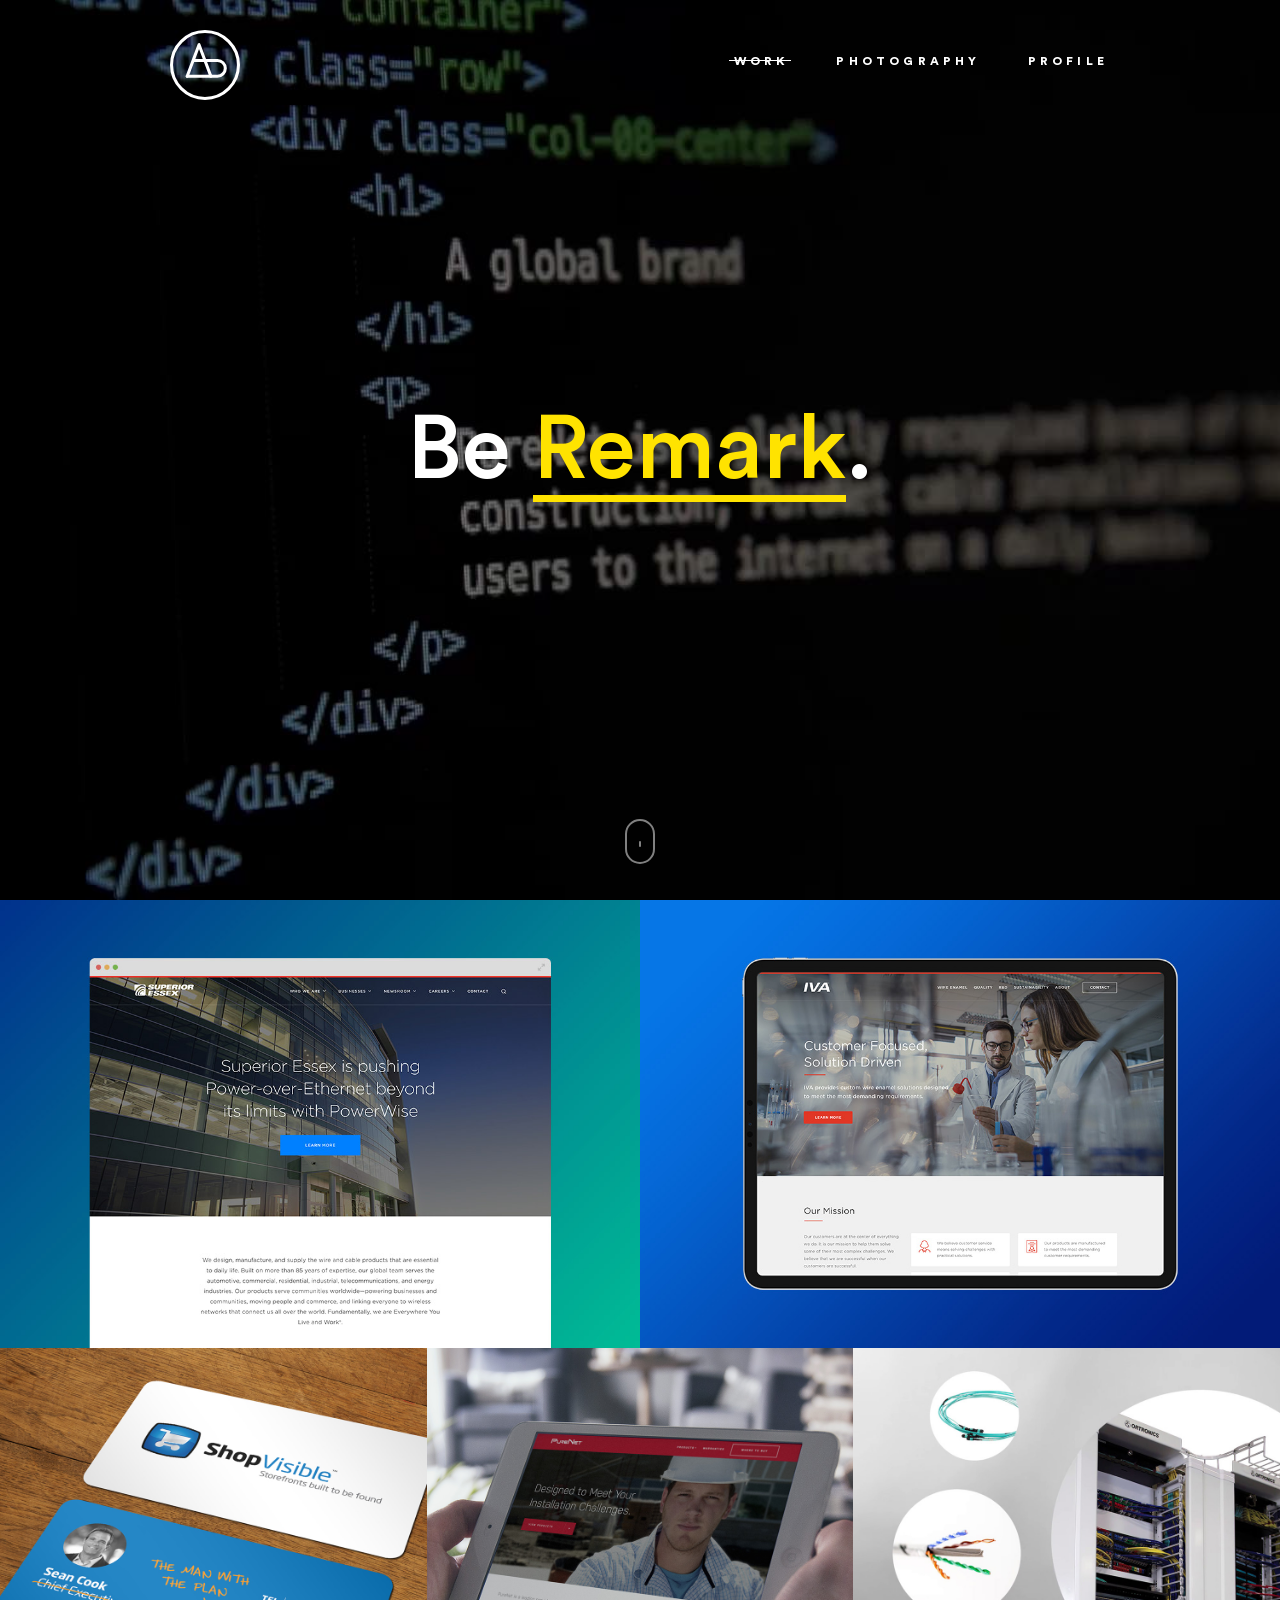
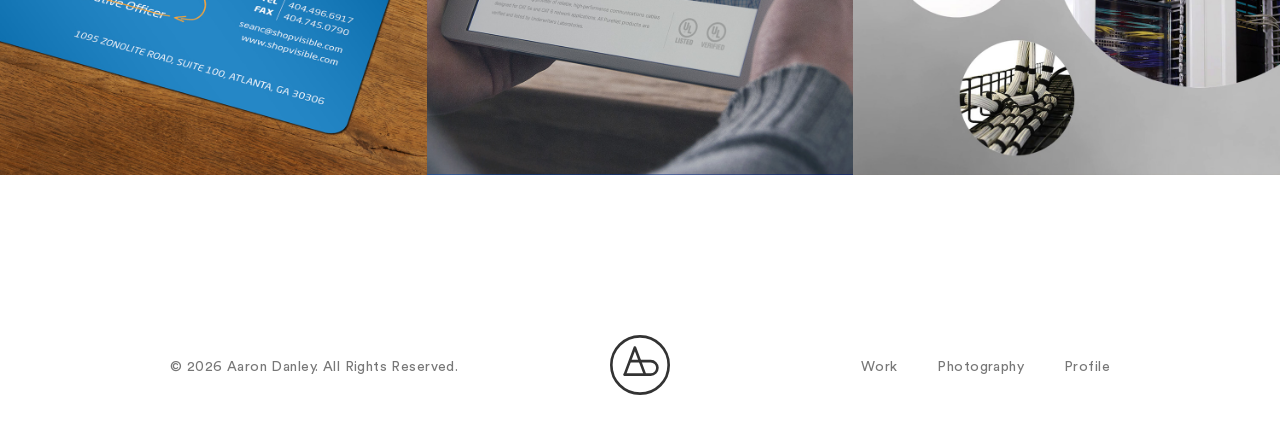
<file: index.html>
<!doctype html>
<html lang="en">
<head>
    <meta charset="utf-8">
    <meta http-equiv="x-ua-compatible" content="ie=edge">
    <title>Aaron Danley</title>
    <meta name="description" content="Hello, I’m Aaron Danley, a multidisciplinary designer originally from St. Paul, Minnesota. Currently, I live and work in Atlanta, Georgia.">
    <meta name="viewport" content="width=device-width, initial-scale=1">

    <link rel="apple-touch-icon-precomposed" sizes="57x57" href="images/favicons/apple-touch-icon-57x57.png">
    <link rel="apple-touch-icon-precomposed" sizes="114x114" href="images/favicons/apple-touch-icon-114x114.png">
    <link rel="apple-touch-icon-precomposed" sizes="72x72" href="images/favicons/apple-touch-icon-72x72.png">
    <link rel="apple-touch-icon-precomposed" sizes="144x144" href="images/favicons/apple-touch-icon-144x144.png">
    <link rel="apple-touch-icon-precomposed" sizes="60x60" href="images/favicons/apple-touch-icon-60x60.png">
    <link rel="apple-touch-icon-precomposed" sizes="120x120" href="images/favicons/apple-touch-icon-120x120.png">
    <link rel="apple-touch-icon-precomposed" sizes="76x76" href="images/favicons/apple-touch-icon-76x76.png">
    <link rel="apple-touch-icon-precomposed" sizes="152x152" href="images/favicons/apple-touch-icon-152x152.png">
    <link rel="icon" type="image/png" href="images/favicons/favicon-196x196.png" sizes="196x196">
    <link rel="icon" type="image/png" href="images/favicons/favicon-96x96.png" sizes="96x96">
    <link rel="icon" type="image/png" href="images/favicons/favicon-32x32.png" sizes="32x32">
    <link rel="icon" type="image/png" href="images/favicons/favicon-16x16.png" sizes="16x16">
    <link rel="icon" type="image/png" href="images/favicons/favicon-128x128.png" sizes="128x128">
    <meta name="application-name" content="Aaron Danley">
    <meta name="msapplication-TileColor" content="#FFFFFF">
    <meta name="msapplication-TileImage" content="images/favicons/mstile-144x144.png">
    <meta name="msapplication-square70x70logo" content="images/favicons/mstile-70x70.png">
    <meta name="msapplication-square150x150logo" content="images/favicons/mstile-150x150.png">
    <meta name="msapplication-wide310x150logo" content="images/favicons/mstile-310x150.png">
    <meta name="msapplication-square310x310logo" content="images/favicons/mstile-310x310.png">
    
    <link rel="stylesheet" href="https://unpkg.com/aos@next/dist/aos.css">
    <link rel="stylesheet" href="css/flickity.css">
    <link rel="stylesheet" href="css/styles-2019-02-22.css">

    <script>
      (function(i,s,o,g,r,a,m){i['GoogleAnalyticsObject']=r;i[r]=i[r]||function(){
      (i[r].q=i[r].q||[]).push(arguments)},i[r].l=1*new Date();a=s.createElement(o),
      m=s.getElementsByTagName(o)[0];a.async=1;a.src=g;m.parentNode.insertBefore(a,m)
      })(window,document,'script','https://www.google-analytics.com/analytics.js','ga');

      ga('create', 'UA-88749203-1', 'auto');
      ga('send', 'pageview');

    </script>    
</head>
<body>

<div id="logo-container">
    <svg class="large-logo logo-fade-out" version="1.1" id="Layer_1" xmlns="http://www.w3.org/2000/svg" xmlns:xlink="http://www.w3.org/1999/xlink" x="0px" y="0px"
       viewBox="0 0 639 639" style="enable-background:new 0 0 639 639;" xml:space="preserve">
        <polyline class="logo-two" points="373,422 265,134 157,422 "/>
        <circle class="logo-three" cx="319.5" cy="319.5" r="305.5" />
        <path class="logo-one" d="M157,422c0,0,276,0,276,0c39.8,0,72-32.2,72-72s-32.2-72-72-72h0c0,0-216,0-216,0"/>
    </svg>
</div>

<nav>
    <div class="container">
        <div class="row">
            <div class="col-03">
                <a>
                    <svg version="1.1" xmlns:xlink="http://www.w3.org/1999/xlink" x="0px" y="0px" viewBox="0 0 639 639">
                        <polyline points="373,422 265,134 157,422 "/>
                        <circle cx="319.5" cy="319.5" r="305.5" />
                        <path d="M157,422c0,0,276,0,276,0c39.8,0,72-32.2,72-72s-32.2-72-72-72h0c0,0-216,0-216,0"/>
                    </svg>
                </a>
            </div>
            <div class="col-09">
                <ul>
                    <li class="active"><a><span>Work</span></a></li>
                    <li class="inactive"><a class="fade-out" href="photography/"><span>Photography</span></a></li>
                    <li class="inactive"><a class="fade-out" href="profile/"><span>Profile</span></a></li>
                </ul>
            </div>
        </div>
    </div>
</nav>

<header id="home" data-parallax="scroll" data-image-src="video/code-image.jpg">
    <div id="greeting">
        <div class="container">
            <div class="row">
                <div class="col-12">
                    <h1> 
                        Be <a class="fade-out" href="profile/"><span data-typer-targets="Purposeful, Humble, Thoughtful, Deliberate, Honest, Imaginative, Unpretentious, Productive, Different, Innovative, Awesome, Noteworthy, Remarkable">movies</span></a>.
                    </h1>
                </div>
            </div>
        </div>
    </div>
    <div class="container">
        <div class="row">
            <div class="scroll-down-wrap no-border" style="transform: translateY(0px);">
                <a href="#work" class="section-down-arrow ">
                    <svg class="nectar-scroll-icon" viewBox="0 0 30 45" enable-background="new 0 0 30 45">
                        <path class="nectar-scroll-icon-path" fill="none" stroke="#ffffff" stroke-width="2" stroke-miterlimit="10" d="M15,1.118c12.352,0,13.967,12.88,13.967,12.88v18.76  c0,0-1.514,11.204-13.967,11.204S0.931,32.966,0.931,32.966V14.05C0.931,14.05,2.648,1.118,15,1.118z"></path>
                    </svg>
                </a>
            </div>
        </div>
    </div>
    <video autoplay loop muted>
        <source src="video/code-color.mp4" type="video/mp4" />Your browser does not support the video tag. I suggest you upgrade your browser.
    </video>
</header>

<div id="work">
    <div class="row">
        <div class="col-half">
            <a class="fade-out" href="superior-essex-corporate/">
                <img src="images/home/thumb-superior-essex.jpg" alt="Superior Essex Corporate">
                <div class="one">
                    <div class="two">
                        <div class="three">
                            <h1>Superior Essex Corporate</h1>
                            <h2>Website</h2>
                        </div>
                    </div>
                </div>
            </a>
        </div>
        <div class="col-half">
            <a class="fade-out" href="iva/">
                <img src="images/home/thumb-iva.jpg" alt="IVA Insulations">
                <div class="one">
                    <div class="two">
                        <div class="three">
                            <h1>IVA Insulations</h1>
                            <h2>Website</h2>
                        </div>
                    </div>
                </div>
            </a>
        </div>
    </div>
    <div class="row">
        <div class="col-third">
            <a class="fade-out" href="shopvisible/">
                <img src="images/home/thumb-shopvisible-square.jpg" alt="ShopVisible Branding">
                <div class="one">
                    <div class="two">
                        <div class="three">
                            <h1>ShopVisible</h1>
                            <h2>Branding</h2>
                        </div>
                    </div>
                </div>
            </a>
        </div>
        <div class="col-third">
            <a class="fade-out" href="purenet/">
                <img src="images/home/thumb-purenet-square.jpg" alt="PureNet Website">
                <div class="one">
                    <div class="two">
                        <div class="three">
                            <h1>PureNet Cable</h1>
                            <h2>Website</h2>
                        </div>
                    </div>
                </div>
            </a>
        </div>
        <div class="col-third">
            <a class="fade-out" href="ncompass/">
                <img src="images/home/thumb-ncompass-square.jpg" alt="nCompass Video">
                <div class="one">
                    <div class="two">
                        <div class="three">
                            <h1>nCompass Systems</h1>
                            <h2>Video</h2>
                        </div>
                    </div>
                </div>
            </a>
        </div>
    </div>
</div>

<footer>
    <div class="container">
        <div class="row">
            <div class="col-05">
                <p>&copy; <span id="current-year">2026</span> Aaron Danley. All Rights Reserved.</p>
            </div>
            <div class="col-02">
                <a>
                    <svg version="1.1" xmlns:xlink="http://www.w3.org/1999/xlink" x="0px" y="0px" viewBox="0 0 639 639">
                        <polyline points="373,422 265,134 157,422 "/>
                        <circle cx="319.5" cy="319.5" r="305.5" />
                        <path d="M157,422c0,0,276,0,276,0c39.8,0,72-32.2,72-72s-32.2-72-72-72h0c0,0-216,0-216,0"/>
                    </svg>
                </a>
            </div>
            <div class="col-05">
                <ul>
                    <li><a>Work</a></li>
                    <li><a class="fade-out" href="photography/">Photography</a></li>
                    <li><a class="fade-out" href="profile/">Profile</a></li>
                </ul>
            </div>
        </div>
    </div>
</footer>

<script src="https://ajax.googleapis.com/ajax/libs/jquery/1.7.0/jquery.min.js"></script>
<script>
  document.getElementById('current-year').textContent = new Date().getFullYear();
</script>
<script src="js/parallax.min.js"></script>
<script src="js/fade-out.min.js"></script>
<script src="js/smooth-scrolling.min.js"></script>
<script src="js/typer.min.js"></script>
<script src="js/flickity.pkgd.min.js"></script>
</body>
</html>
</file>
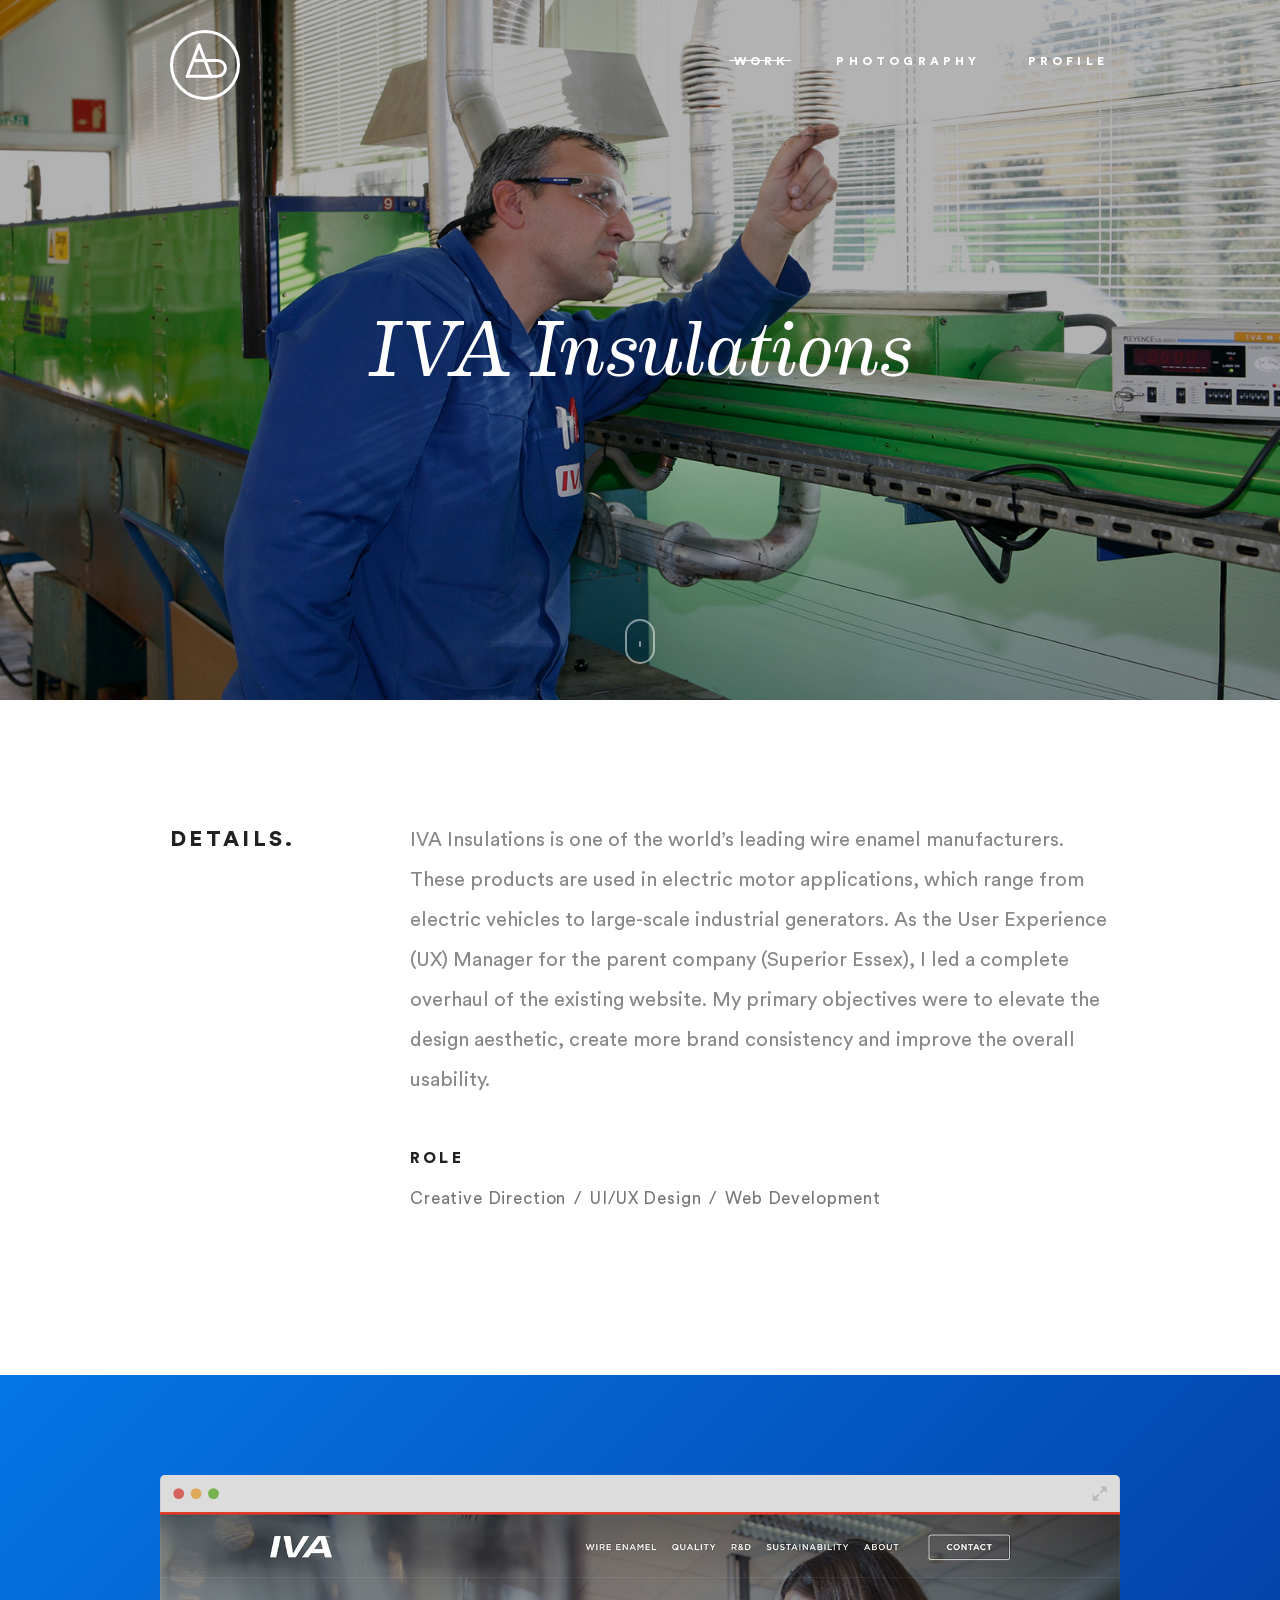
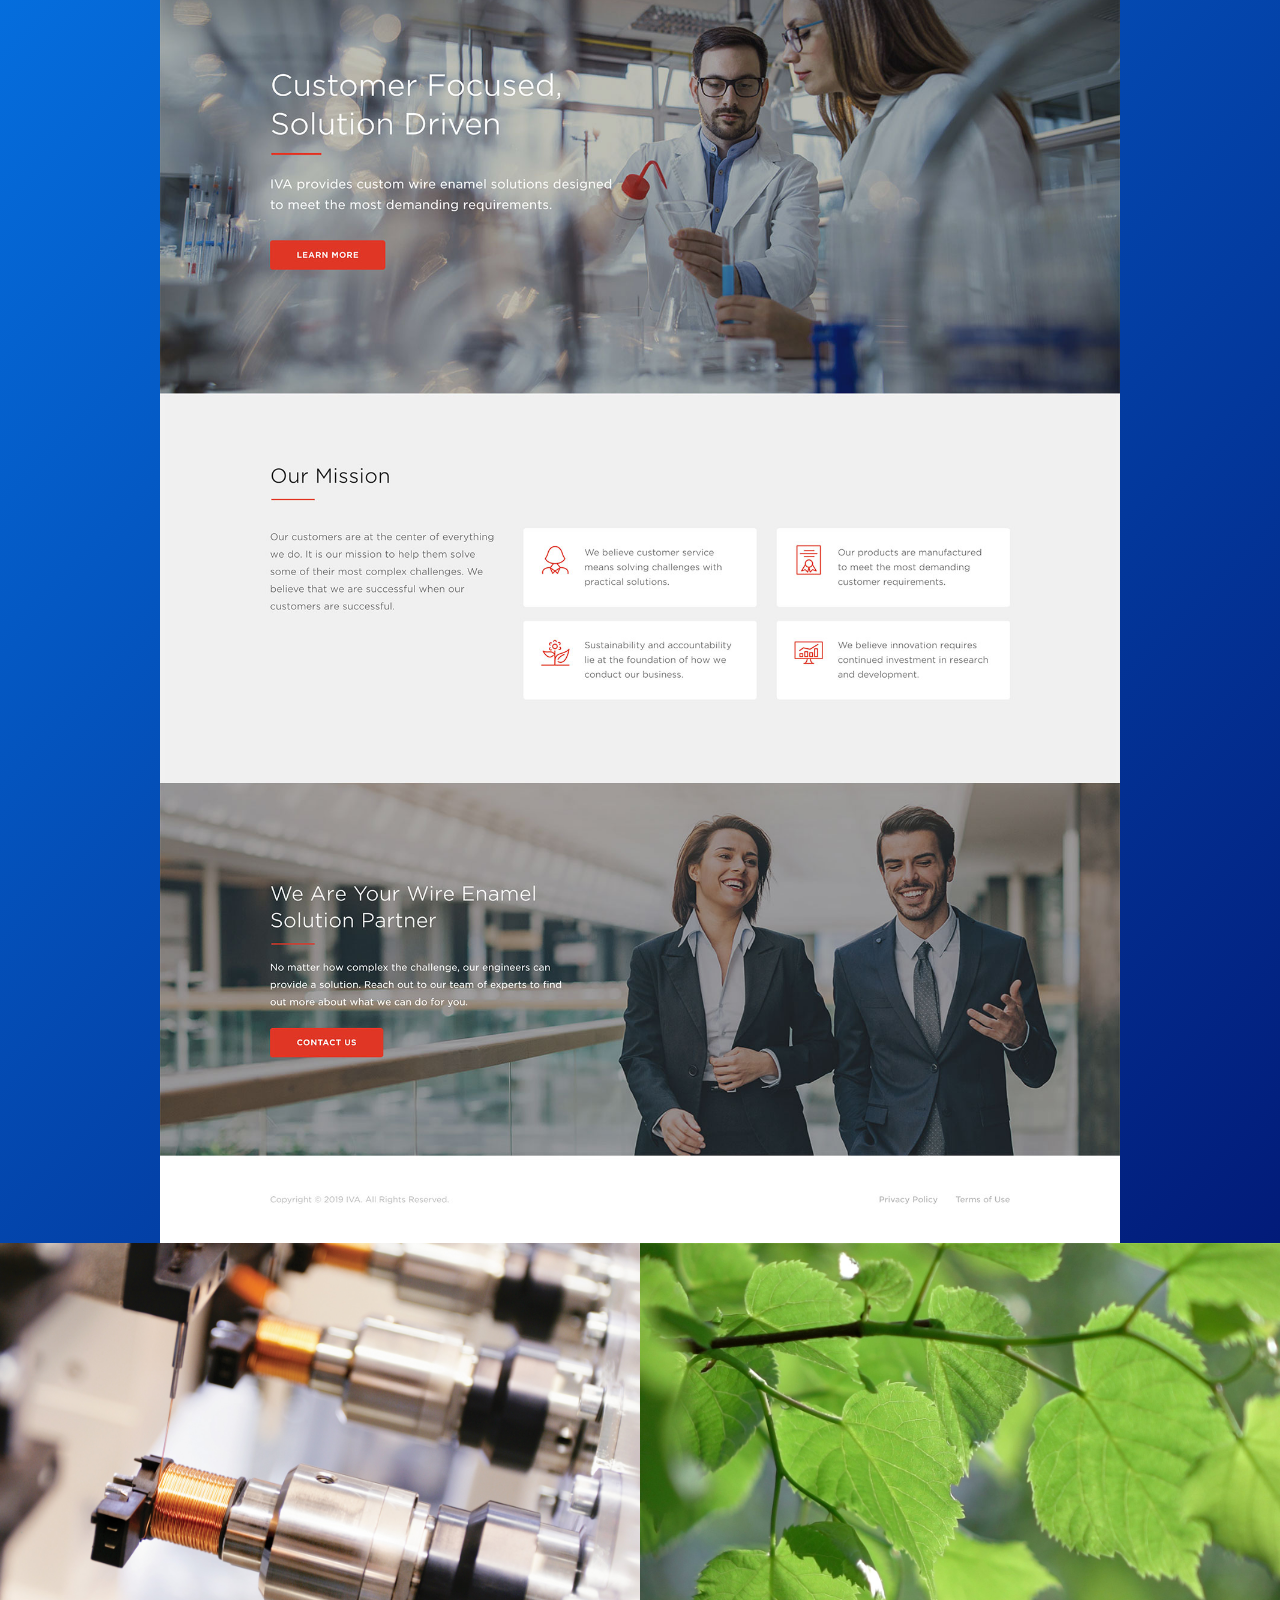
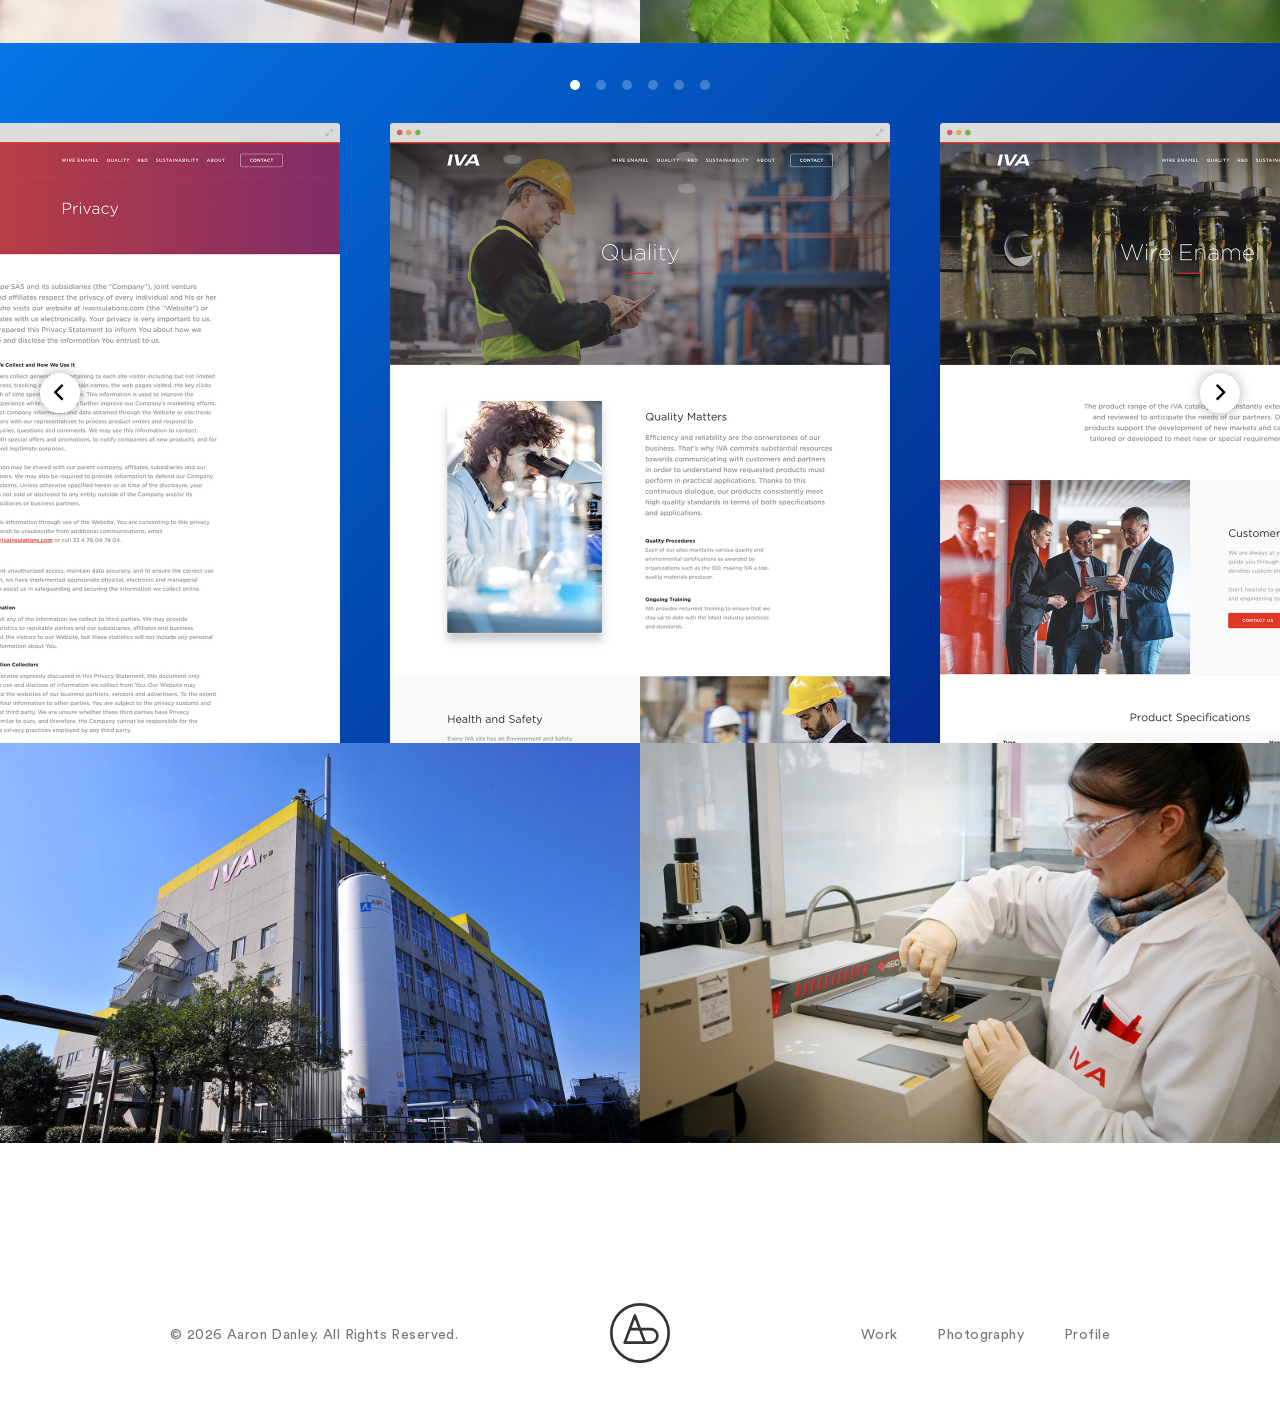
<file: iva/index.html>
<!doctype html>
<html lang="en">
<head>
    <meta charset="utf-8">
    <meta http-equiv="x-ua-compatible" content="ie=edge">
    <title>IVA | Aaron Danley</title>
    <meta name="description" content="Hello, I’m Aaron Danley, a multidisciplinary designer originally from St. Paul, Minnesota. Currently, I live and work in Atlanta, Georgia.">
    <meta name="viewport" content="width=device-width, initial-scale=1">

    <link rel="apple-touch-icon-precomposed" sizes="57x57" href="../images/favicons/apple-touch-icon-57x57.png">
    <link rel="apple-touch-icon-precomposed" sizes="114x114" href="../images/favicons/apple-touch-icon-114x114.png">
    <link rel="apple-touch-icon-precomposed" sizes="72x72" href="../images/favicons/apple-touch-icon-72x72.png">
    <link rel="apple-touch-icon-precomposed" sizes="144x144" href="../images/favicons/apple-touch-icon-144x144.png">
    <link rel="apple-touch-icon-precomposed" sizes="60x60" href="../images/favicons/apple-touch-icon-60x60.png">
    <link rel="apple-touch-icon-precomposed" sizes="120x120" href="../images/favicons/apple-touch-icon-120x120.png">
    <link rel="apple-touch-icon-precomposed" sizes="76x76" href="../images/favicons/apple-touch-icon-76x76.png">
    <link rel="apple-touch-icon-precomposed" sizes="152x152" href="../images/favicons/apple-touch-icon-152x152.png">
    <link rel="icon" type="image/png" href="../images/favicons/favicon-196x196.png" sizes="196x196">
    <link rel="icon" type="image/png" href="../images/favicons/favicon-96x96.png" sizes="96x96">
    <link rel="icon" type="image/png" href="../images/favicons/favicon-32x32.png" sizes="32x32">
    <link rel="icon" type="image/png" href="../images/favicons/favicon-16x16.png" sizes="16x16">
    <link rel="icon" type="image/png" href="../images/favicons/favicon-128x128.png" sizes="128x128">
    <meta name="application-name" content="Aaron Danley">
    <meta name="msapplication-TileColor" content="#FFFFFF">
    <meta name="msapplication-TileImage" content="../images/favicons/mstile-144x144.png">
    <meta name="msapplication-square70x70logo" content="../images/favicons/mstile-70x70.png">
    <meta name="msapplication-square150x150logo" content="../images/favicons/mstile-150x150.png">
    <meta name="msapplication-wide310x150logo" content="../images/favicons/mstile-310x150.png">
    <meta name="msapplication-square310x310logo" content="../images/favicons/mstile-310x310.png">
    
    <link rel="stylesheet" href="https://unpkg.com/aos@next/dist/aos.css">
    <link rel="stylesheet" href="../css/magnific-video-popup.css">
    <link rel="stylesheet" href="../css/flickity.css">
    <link rel="stylesheet" href="../css/styles-2019-02-22.css">

    <script>
      (function(i,s,o,g,r,a,m){i['GoogleAnalyticsObject']=r;i[r]=i[r]||function(){
      (i[r].q=i[r].q||[]).push(arguments)},i[r].l=1*new Date();a=s.createElement(o),
      m=s.getElementsByTagName(o)[0];a.async=1;a.src=g;m.parentNode.insertBefore(a,m)
      })(window,document,'script','https://www.google-analytics.com/analytics.js','ga');

      ga('create', 'UA-88749203-1', 'auto');
      ga('send', 'pageview');

    </script>
</head>
<body>

<div id="logo-container">
    <svg class="large-logo logo-fade-out" version="1.1" id="Layer_1" xmlns="http://www.w3.org/2000/svg" xmlns:xlink="http://www.w3.org/1999/xlink" x="0px" y="0px"
       viewBox="0 0 639 639" style="enable-background:new 0 0 639 639;" xml:space="preserve">
        <polyline class="logo-two" points="373,422 265,134 157,422 "/>
        <circle class="logo-three" cx="319.5" cy="319.5" r="305.5" />
        <path class="logo-one" d="M157,422c0,0,276,0,276,0c39.8,0,72-32.2,72-72s-32.2-72-72-72h0c0,0-216,0-216,0"/>
    </svg>
</div>

<nav>
    <div class="container">
        <div class="row">
            <div class="col-03">
                <a class="fade-out" href="../">
                    <svg version="1.1" xmlns:xlink="http://www.w3.org/1999/xlink" x="0px" y="0px" viewBox="0 0 639 639">
                        <polyline points="373,422 265,134 157,422 "/>
                        <circle cx="319.5" cy="319.5" r="305.5" />
                        <path d="M157,422c0,0,276,0,276,0c39.8,0,72-32.2,72-72s-32.2-72-72-72h0c0,0-216,0-216,0"/>
                    </svg>
                </a>
            </div>
            <div class="col-09">
                <ul>
                    <li class="active"><a class="fade-out" href="../"><span>Work</span></a></li>
                    <li class="inactive"><a class="fade-out" href="../photography"><span>Photography</span></a></li>
                    <li class="inactive"><a class="fade-out" href="../profile"><span>Profile</span></a></li>
                </ul>
            </div>
        </div>
    </div>
</nav>

<header id="project" data-parallax="scroll" data-image-src="../images/work/iva/iva-hero.jpg">
    <div id="name">
        <div class="container">
            <div class="row">
                <div class="col-12">
                    <h1 data-aos="fade-up" data-aos-delay="3000" data-aos-duration="1500" data-aos-once="true">
                        IVA Insulations
                    </h1>
                </div>
            </div>
        </div>
    </div>
    <div class="container">
        <div class="row">
            <div class="scroll-down-wrap no-border" style="transform: translateY(0px);">
                <a href="#intro" class="section-down-arrow ">
                    <svg class="nectar-scroll-icon" viewBox="0 0 30 45" enable-background="new 0 0 30 45">
                        <path class="nectar-scroll-icon-path" fill="none" stroke="#ffffff" stroke-width="2" stroke-miterlimit="10" d="M15,1.118c12.352,0,13.967,12.88,13.967,12.88v18.76  c0,0-1.514,11.204-13.967,11.204S0.931,32.966,0.931,32.966V14.05C0.931,14.05,2.648,1.118,15,1.118z"></path>
                    </svg>
                </a>
            </div>
        </div>
    </div>
</header>

<article id="intro">
    <div class="container">
        <div class="row">
            <div class="col-03">
                <h2 data-aos="fade-in" data-aos-offset="150" data-aos-duration="1000" data-aos-once="true">Details.</h2>
            </div>
            <div class="col-09">
                <p data-aos="fade-in" data-aos-offset="150" data-aos-duration="1000" data-aos-once="true">
                    IVA Insulations is one of the world’s leading wire enamel manufacturers. These products are used in electric motor applications, which range from electric vehicles to large-scale industrial generators. As the User Experience (UX) Manager for the parent company (Superior Essex), I led a complete overhaul of the existing website. My primary objectives were to elevate the design aesthetic, create more brand consistency and improve the overall usability.
                </p>
                <h4 data-aos="fade-in" data-aos-duration="1000" data-aos-once="true">Role</h4>
                <ul data-aos="fade-in" data-aos-duration="1000" data-aos-once="true">
                    <li>Creative Direction</li>
                    <li>/</li>
                    <li>UI/UX Design</li>
                    <li>/</li>
                    <li>Web Development</li>
                </ul>
            </div>
        </div>    
    </div>
</article>

<section class="bg-very-blue-gradient pt-100" data-aos-offset="250" data-aos="fade-in" data-aos-duration="1000" data-aos-once="true">
    <div class="container">
        <div class="row">
            <div class="col-12-center" data-aos="fade-up" data-aos-offset="250" data-aos-duration="1000" data-aos-once="true">
                <svg class="browser-bar" version="1.1" xmlns="http://www.w3.org/2000/svg" x="0px" y="0px" viewBox="0 0 1160 45">
                    <rect fill="#DCDCDC" width="1160" height="45"/>
                    <circle fill="#D5635D" cx="22.5" cy="22.5" r="6.5"/>
                    <circle fill="#DEA95A" cx="43.5" cy="22.5" r="6.5"/>
                    <circle fill="#76B24D" cx="64.5" cy="22.5" r="6.5"/>
                    <g>
                        <polygon fill="#BABABA" points="1144,14 1144,21.9 1141,18.8 1137.3,22.5 1135.5,20.7 1139.2,17 1136.1,14"/>
                        <polygon fill="#BABABA" points="1135.5,24.3 1131.8,28 1134.9,31 1127,31 1127,23.1 1130,26.2 1133.7,22.5"/>
                    </g>
                </svg>
                <img src="../images/work/iva/iva-home.jpg" alt="IVA Home Page">
            </div>
        </div>
    </div>
</section>

<section data-aos="fade-in" data-aos-offset="250" data-aos-duration="1000" data-aos-once="true">
    <div class="flex">
        <div class="col-50">
            <img src="../images/work/iva/iva-machinery.jpg" alt="IVA Machinery">
        </div>
        <div class="col-50">
            <video autoplay loop muted>
                <source src="../video/sustainability-leaves-wind.mp4" type="video/mp4" />Your browser does not support the video tag. I suggest you upgrade your browser.
            </video>
            <img class="video-still" src="../images/work/iva/iva-tree-leaves.jpg" alt="IVA Leaves Blowing">
        </div>
    </div>
</section>

<section data-aos="fade-in" data-aos-offset="250" data-aos-duration="1000" data-aos-once="true">
    <div class="carousel bg-very-blue-gradient" data-flickity='{ "groupCells": "80%", "freeScroll": true, "wrapAround": true }'>
        <div class="carousel-cell">
            <img src="../images/work/iva/iva-quality.jpg" alt="IVA Quality">
        </div>
        <div class="carousel-cell">
            <img src="../images/work/iva/iva-wire-enamel.jpg" alt="IVA Wire Enamel">
        </div>
        <div class="carousel-cell">
            <img src="../images/work/iva/iva-sustainability.jpg" alt="IVA Sustainability">
        </div>
        <div class="carousel-cell">
            <img src="../images/work/iva/iva-r-and-d.jpg" alt="IVA R&D">
        </div>
        <div class="carousel-cell">
            <img src="../images/work/iva/iva-about.jpg" alt="IVA About">
        </div>
        <div class="carousel-cell">
            <img src="../images/work/iva/iva-privacy.jpg" alt="IVA Privacy">
        </div>
    </div>
</section>

<section data-aos="fade-in" data-aos-offset="250" data-aos-duration="1000" data-aos-once="true">
    <div class="flex">
        <div class="col-50">
            <img src="../images/work/iva/iva-china.jpg" alt="IVA China">
        </div>
        <div class="col-50">
            <img src="../images/work/iva/iva-lab.jpg" alt="IVA Lab">
        </div>
    </div>
</section>

<footer>
    <div class="container">
        <div class="row">
            <div class="col-05">
                <p>&copy; <span id="current-year">2026</span> Aaron Danley. All Rights Reserved.</p>
            </div>
            <div class="col-02">
                <a class="fade-out" href="../">
                    <svg version="1.1" xmlns:xlink="http://www.w3.org/1999/xlink" x="0px" y="0px" viewBox="0 0 639 639">
                        <polyline points="373,422 265,134 157,422 "/>
                        <circle cx="319.5" cy="319.5" r="305.5" />
                        <path d="M157,422c0,0,276,0,276,0c39.8,0,72-32.2,72-72s-32.2-72-72-72h0c0,0-216,0-216,0"/>
                    </svg>
                </a>
            </div>
            <div class="col-05">
                <ul>
                    <li><a class="fade-out" href="../">Work</a></li>
                    <li><a class="fade-out" href="../photography">Photography</a></li>
                    <li><a class="fade-out" href="../profile">Profile</a></li>
                </ul>
            </div>
        </div>
    </div>
</footer>

<script src="https://ajax.googleapis.com/ajax/libs/jquery/1.7.0/jquery.min.js"></script>
<script src="../js/jquery.magnific-popup.min.js"></script>
<script src="../js/parallax.min.js"></script>
<script>
  document.getElementById('current-year').textContent = new Date().getFullYear();
</script>
<script src="../js/fade-out.min.js"></script>
<script src="../js/smooth-scrolling.min.js"></script>
<script src="../js/aos-min.js"></script>
<script src="../js/flickity.pkgd.min.js"></script>
<script>
    AOS.init();
</script>

</body>
</html>
</file>
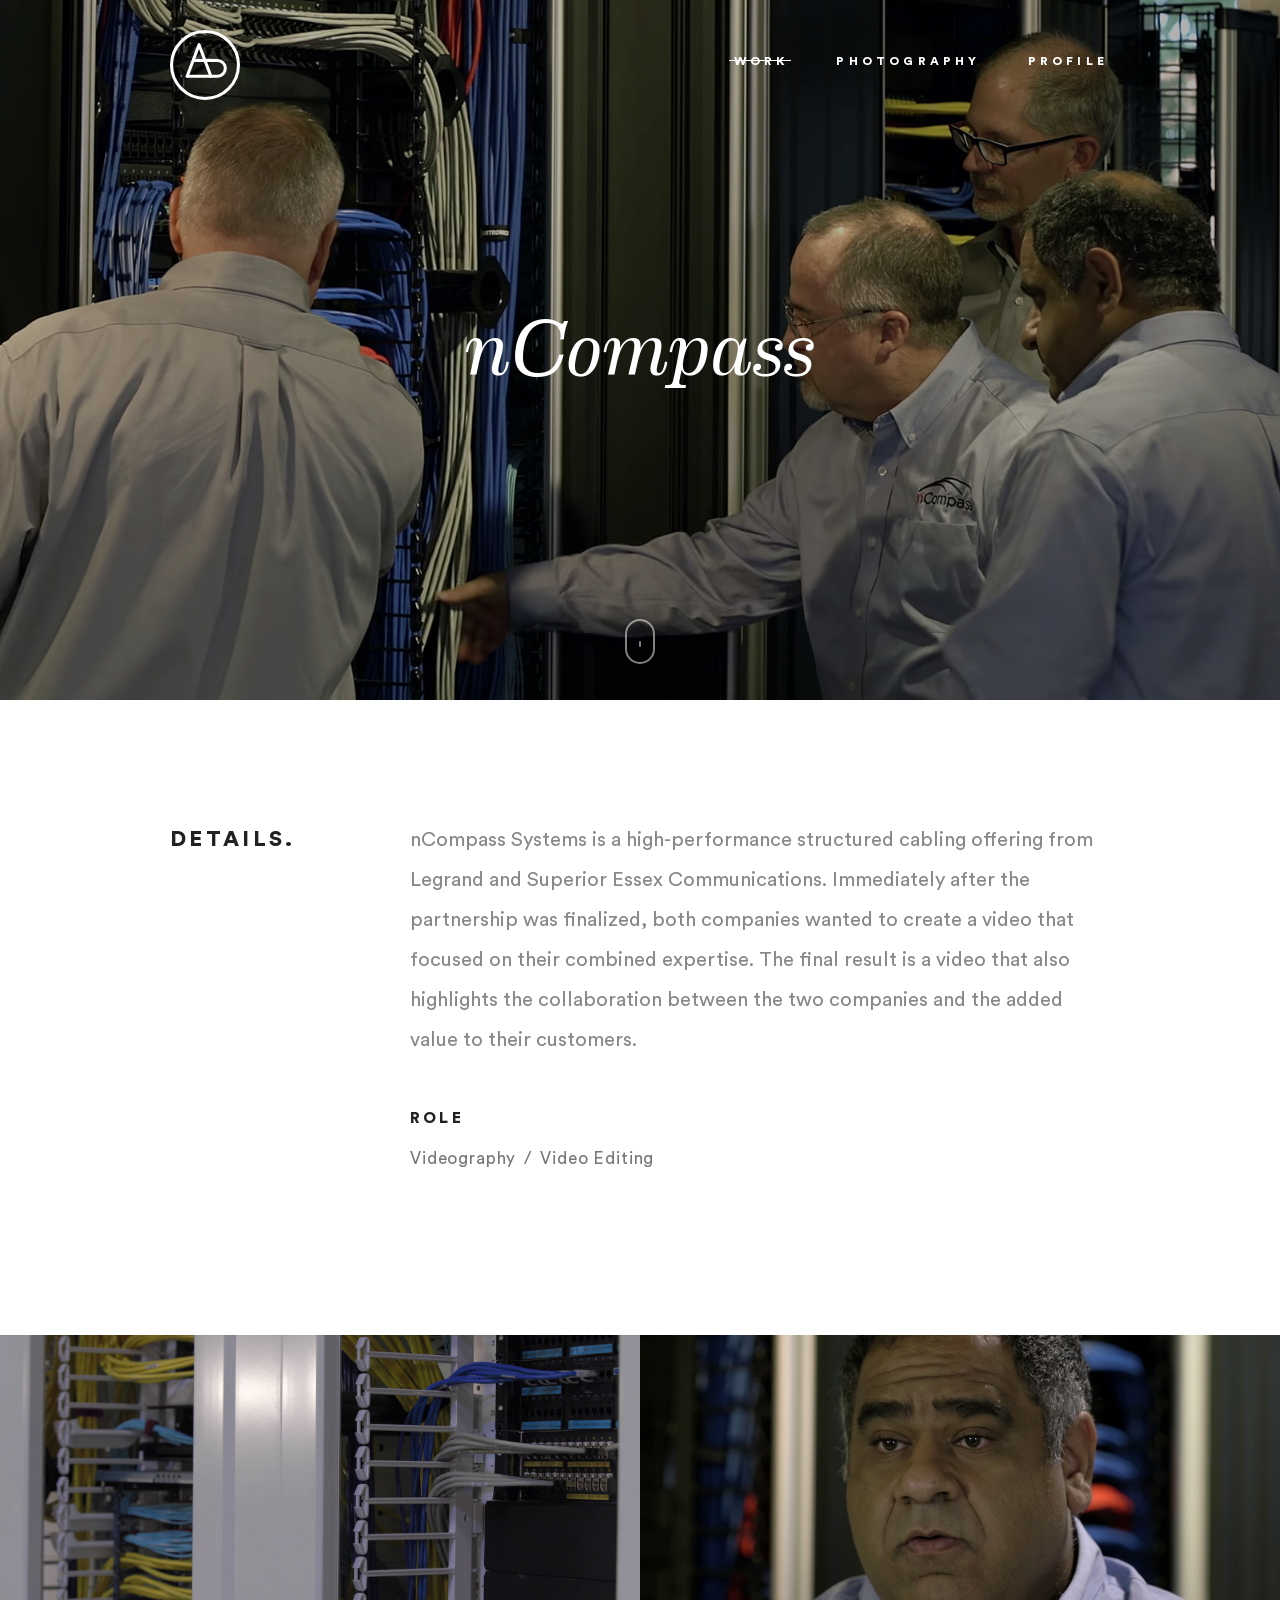
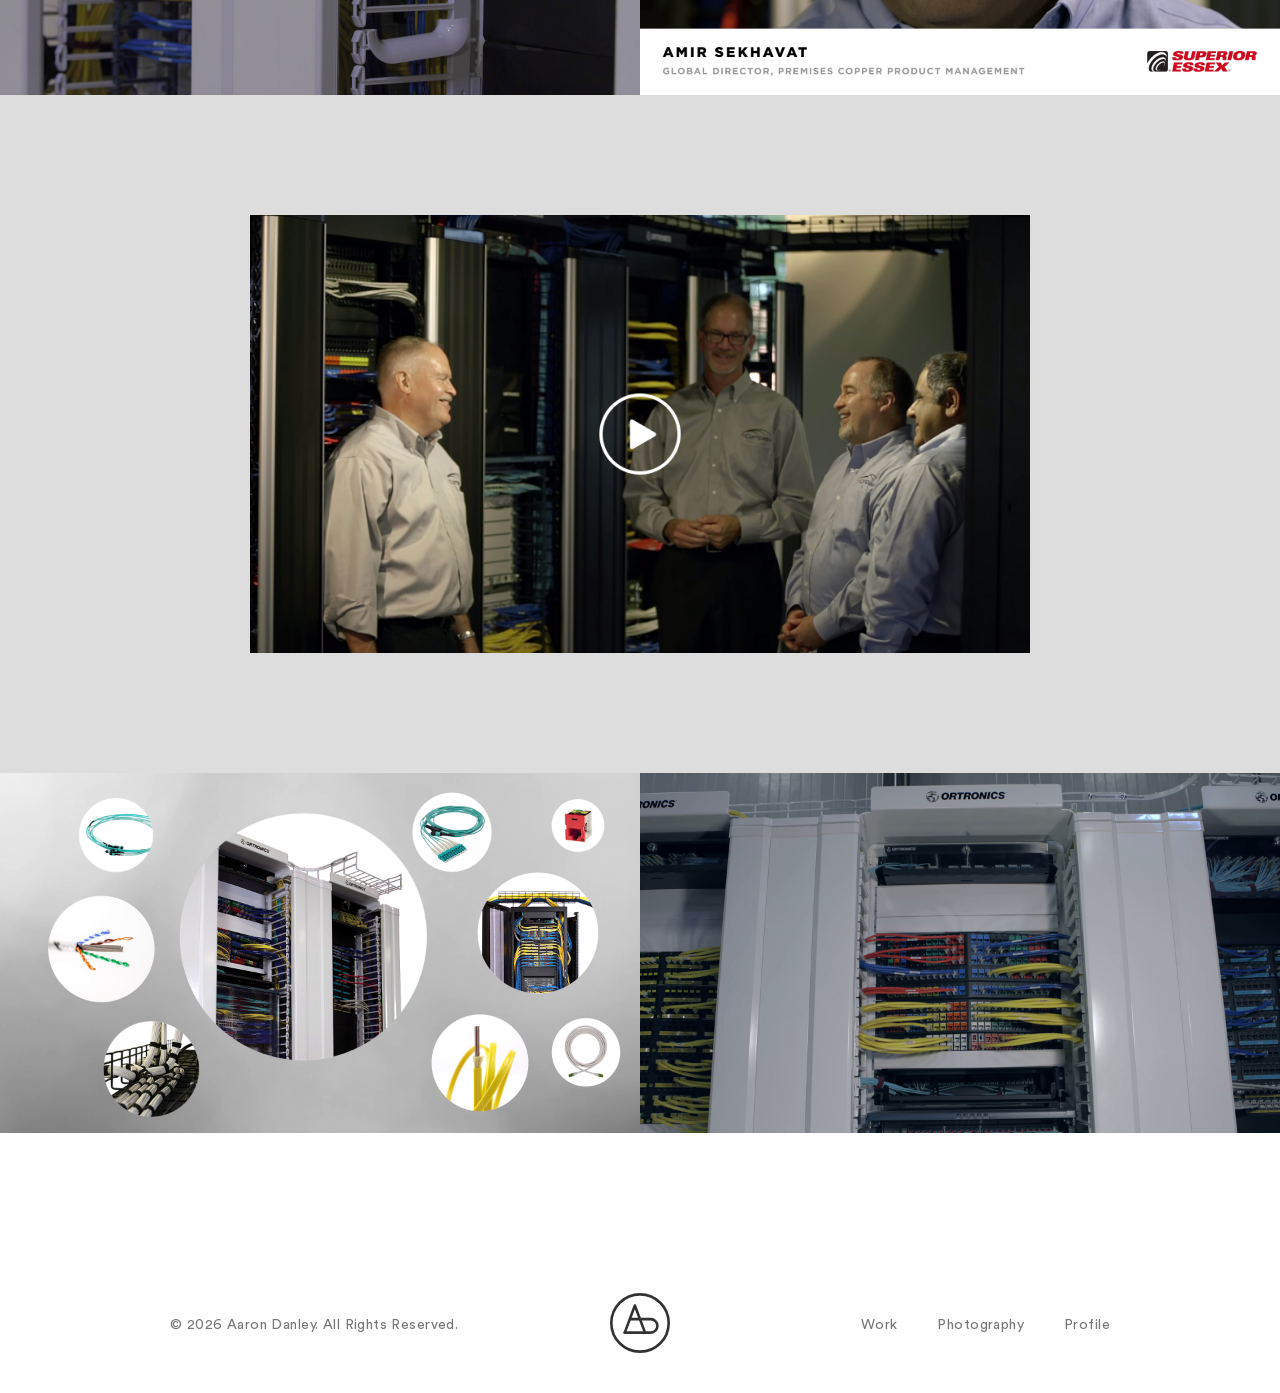
<file: ncompass/index.html>
<!doctype html>
<html lang="en">
<head>
    <meta charset="utf-8">
    <meta http-equiv="x-ua-compatible" content="ie=edge">
    <title>nCompass Systems | Aaron Danley</title>
    <meta name="description" content="Hello, I’m Aaron Danley, a multidisciplinary designer originally from St. Paul, Minnesota. Currently, I live and work in Atlanta, Georgia.">
    <meta name="viewport" content="width=device-width, initial-scale=1">

    <link rel="apple-touch-icon-precomposed" sizes="57x57" href="../images/favicons/apple-touch-icon-57x57.png">
    <link rel="apple-touch-icon-precomposed" sizes="114x114" href="../images/favicons/apple-touch-icon-114x114.png">
    <link rel="apple-touch-icon-precomposed" sizes="72x72" href="../images/favicons/apple-touch-icon-72x72.png">
    <link rel="apple-touch-icon-precomposed" sizes="144x144" href="../images/favicons/apple-touch-icon-144x144.png">
    <link rel="apple-touch-icon-precomposed" sizes="60x60" href="../images/favicons/apple-touch-icon-60x60.png">
    <link rel="apple-touch-icon-precomposed" sizes="120x120" href="../images/favicons/apple-touch-icon-120x120.png">
    <link rel="apple-touch-icon-precomposed" sizes="76x76" href="../images/favicons/apple-touch-icon-76x76.png">
    <link rel="apple-touch-icon-precomposed" sizes="152x152" href="../images/favicons/apple-touch-icon-152x152.png">
    <link rel="icon" type="image/png" href="../images/favicons/favicon-196x196.png" sizes="196x196">
    <link rel="icon" type="image/png" href="../images/favicons/favicon-96x96.png" sizes="96x96">
    <link rel="icon" type="image/png" href="../images/favicons/favicon-32x32.png" sizes="32x32">
    <link rel="icon" type="image/png" href="../images/favicons/favicon-16x16.png" sizes="16x16">
    <link rel="icon" type="image/png" href="../images/favicons/favicon-128x128.png" sizes="128x128">
    <meta name="application-name" content="Aaron Danley">
    <meta name="msapplication-TileColor" content="#FFFFFF">
    <meta name="msapplication-TileImage" content="../images/favicons/mstile-144x144.png">
    <meta name="msapplication-square70x70logo" content="../images/favicons/mstile-70x70.png">
    <meta name="msapplication-square150x150logo" content="../images/favicons/mstile-150x150.png">
    <meta name="msapplication-wide310x150logo" content="../images/favicons/mstile-310x150.png">
    <meta name="msapplication-square310x310logo" content="../images/favicons/mstile-310x310.png">

    <link rel="stylesheet" href="https://unpkg.com/aos@next/dist/aos.css">
    <link rel="stylesheet" href="../css/magnific-video-popup.css">
    <link rel="stylesheet" href="../css/flickity.css">
    <link rel="stylesheet" href="../css/styles-2019-02-22.css">

    <style type="text/css">
        /**
         * Simple fade transition,
         */
        .mfp-fade.mfp-bg {
            opacity: 0;
            -webkit-transition: all 0.15s ease-out; 
            -moz-transition: all 0.15s ease-out; 
            transition: all 0.15s ease-out;
        }
        .mfp-fade.mfp-bg.mfp-ready {
            opacity: 0.8;
        }
        .mfp-fade.mfp-bg.mfp-removing {
            opacity: 0;
        }

        .mfp-fade.mfp-wrap .mfp-content {
            opacity: 0;
            -webkit-transition: all 0.15s ease-out; 
            -moz-transition: all 0.15s ease-out; 
            transition: all 0.15s ease-out;
        }
        .mfp-fade.mfp-wrap.mfp-ready .mfp-content {
            opacity: 1;
        }
        .mfp-fade.mfp-wrap.mfp-removing .mfp-content {
            opacity: 0;
        }
    </style>

    <script>
      (function(i,s,o,g,r,a,m){i['GoogleAnalyticsObject']=r;i[r]=i[r]||function(){
      (i[r].q=i[r].q||[]).push(arguments)},i[r].l=1*new Date();a=s.createElement(o),
      m=s.getElementsByTagName(o)[0];a.async=1;a.src=g;m.parentNode.insertBefore(a,m)
      })(window,document,'script','https://www.google-analytics.com/analytics.js','ga');

      ga('create', 'UA-88749203-1', 'auto');
      ga('send', 'pageview');

    </script>
</head>
<body>

<div id="logo-container">
    <svg class="large-logo logo-fade-out" version="1.1" id="Layer_1" xmlns="http://www.w3.org/2000/svg" xmlns:xlink="http://www.w3.org/1999/xlink" x="0px" y="0px"
       viewBox="0 0 639 639" style="enable-background:new 0 0 639 639;" xml:space="preserve">
        <polyline class="logo-two" points="373,422 265,134 157,422 "/>
        <circle class="logo-three" cx="319.5" cy="319.5" r="305.5" />
        <path class="logo-one" d="M157,422c0,0,276,0,276,0c39.8,0,72-32.2,72-72s-32.2-72-72-72h0c0,0-216,0-216,0"/>
    </svg>
</div>

<nav>
    <div class="container">
        <div class="row">
            <div class="col-03">
                <a class="fade-out" href="../">
                    <svg version="1.1" xmlns:xlink="http://www.w3.org/1999/xlink" x="0px" y="0px" viewBox="0 0 639 639">
                        <polyline points="373,422 265,134 157,422 "/>
                        <circle cx="319.5" cy="319.5" r="305.5" />
                        <path d="M157,422c0,0,276,0,276,0c39.8,0,72-32.2,72-72s-32.2-72-72-72h0c0,0-216,0-216,0"/>
                    </svg>
                </a>
            </div>
            <div class="col-09">
                <ul>
                    <li class="active"><a class="fade-out" href="../"><span>Work</span></a></li>
                    <li class="inactive"><a class="fade-out" href="../photography"><span>Photography</span></a></li>
                    <li class="inactive"><a class="fade-out" href="../profile"><span>Profile</span></a></li>
                </ul>
            </div>
        </div>
    </div>
</nav>

<header id="project" data-parallax="scroll" data-image-src="../images/work/ncompass/ncompass-hero.jpg">
    <div id="name">
        <div class="container">
            <div class="row">
                <div class="col-12">
                    <h1 data-aos="fade-up" data-aos-delay="3000" data-aos-duration="1500" data-aos-once="true">
                        nCompass
                    </h1>
                </div>
            </div>
        </div>
    </div>
    <div class="container">
        <div class="row">
            <div class="scroll-down-wrap no-border" style="transform: translateY(0px);">
                <a href="#intro" class="section-down-arrow ">
                    <svg class="nectar-scroll-icon" viewBox="0 0 30 45" enable-background="new 0 0 30 45">
                        <path class="nectar-scroll-icon-path" fill="none" stroke="#ffffff" stroke-width="2" stroke-miterlimit="10" d="M15,1.118c12.352,0,13.967,12.88,13.967,12.88v18.76  c0,0-1.514,11.204-13.967,11.204S0.931,32.966,0.931,32.966V14.05C0.931,14.05,2.648,1.118,15,1.118z"></path>
                    </svg>
                </a>
            </div>
        </div>
    </div>
</header>

<article id="intro" data-aos-offset="250" data-aos="fade-in" data-aos-duration="1000" data-aos-once="true">
    <div class="container">
        <div class="row">
            <div class="col-03">
                <h2 data-aos="fade-in" data-aos-offset="150" data-aos-duration="1000" data-aos-once="true">Details.</h2>
            </div>
            <div class="col-09">
                <p data-aos="fade-in" data-aos-offset="150" data-aos-duration="1000" data-aos-once="true">
                    nCompass Systems is a high-performance structured cabling offering from Legrand and Superior Essex Communications. Immediately after the partnership was finalized, both companies wanted to create a video that focused on their combined expertise. The final result is a video that also highlights the collaboration between the two companies and the added value to their customers.
                </p>
                <h4 data-aos="fade-in" data-aos-duration="1000" data-aos-once="true">Role</h4>
                <ul data-aos="fade-in" data-aos-duration="1000" data-aos-once="true">
                    <li>Videography</li>
                    <li>/</li>
                    <li>Video Editing</li>
                </ul>
            </div>
        </div>    
    </div>
</article>

<section data-aos-offset="250" data-aos="fade-in" data-aos-duration="1000" data-aos-once="true">
    <div class="flex">
        <div class="col-50">
            <img src="../images/work/ncompass/ncompass-cable-management.jpg" alt="nCompass products">
        </div>
        <div class="col-50">
            <img src="../images/work/ncompass/ncompass-amir.jpg" alt="Amir Sekhavat - Superior Essex">
        </div>
    </div>
</section>

<section class="video bg-gainsboro ptb-120" data-aos-offset="250" data-aos="fade-in" data-aos-duration="1000" data-aos-once="true">
    <div class="container">
        <div class="row">
            <div class="col-10-center">
                <a class="popup-youtube" href="https://www.youtube.com/watch?v=r2VhSEw-fdA">
                    <img class="hover" src="../images/work/ncompass/ncompass-video.jpg">
                </a>
            </div>
        </div>
    </div>
</section>

<section data-aos-offset="250" data-aos="fade-in" data-aos-duration="1000" data-aos-once="true">
    <div class="flex">
        <div class="col-50">
            <img src="../images/work/ncompass/ncompass-connectivity.jpg" alt="nCompass connectivity">
        </div>
        <div class="col-50">
            <img src="../images/work/ncompass/ncompass-cable-management-v2.jpg" alt="nCompass cable management">
        </div>
    </div>
</section>

<footer>
    <div class="container">
        <div class="row">
            <div class="col-05">
                <p>&copy; <span id="current-year">2026</span> Aaron Danley. All Rights Reserved.</p>
            </div>
            <div class="col-02">
                <a class="fade-out" href="../">
                    <svg version="1.1" xmlns:xlink="http://www.w3.org/1999/xlink" x="0px" y="0px" viewBox="0 0 639 639">
                        <polyline points="373,422 265,134 157,422 "/>
                        <circle cx="319.5" cy="319.5" r="305.5" />
                        <path d="M157,422c0,0,276,0,276,0c39.8,0,72-32.2,72-72s-32.2-72-72-72h0c0,0-216,0-216,0"/>
                    </svg>
                </a>
            </div>
            <div class="col-05">
                <ul>
                    <li><a class="fade-out" href="../">Work</a></li>
                    <li><a class="fade-out" href="../photography">Photography</a></li>
                    <li><a class="fade-out" href="../profile">Profile</a></li>
                </ul>
            </div>
        </div>
    </div>
</footer>

<script src="https://ajax.googleapis.com/ajax/libs/jquery/1.7.0/jquery.min.js"></script>
<script src="../js/jquery.magnific-popup.min.js"></script>
<script src="../js/parallax.min.js"></script>
<script>
  document.getElementById('current-year').textContent = new Date().getFullYear();
</script>
<script src="../js/fade-out.min.js"></script>
<script src="../js/smooth-scrolling.min.js"></script>
<script src="../js/aos-min.js"></script>
<script src="../js/flickity.pkgd.min.js"></script>
<script>
    AOS.init();
</script>
<script type="text/javascript">
    $(document).ready(function() {
        $('.popup-youtube').magnificPopup({
            disableOn: 700,
            type: 'iframe',
            mainClass: 'mfp-fade',
            removalDelay: 160,
            preloader: false,

            fixedContentPos: false
        });
    });    
</script>

</body>
</html>
</file>
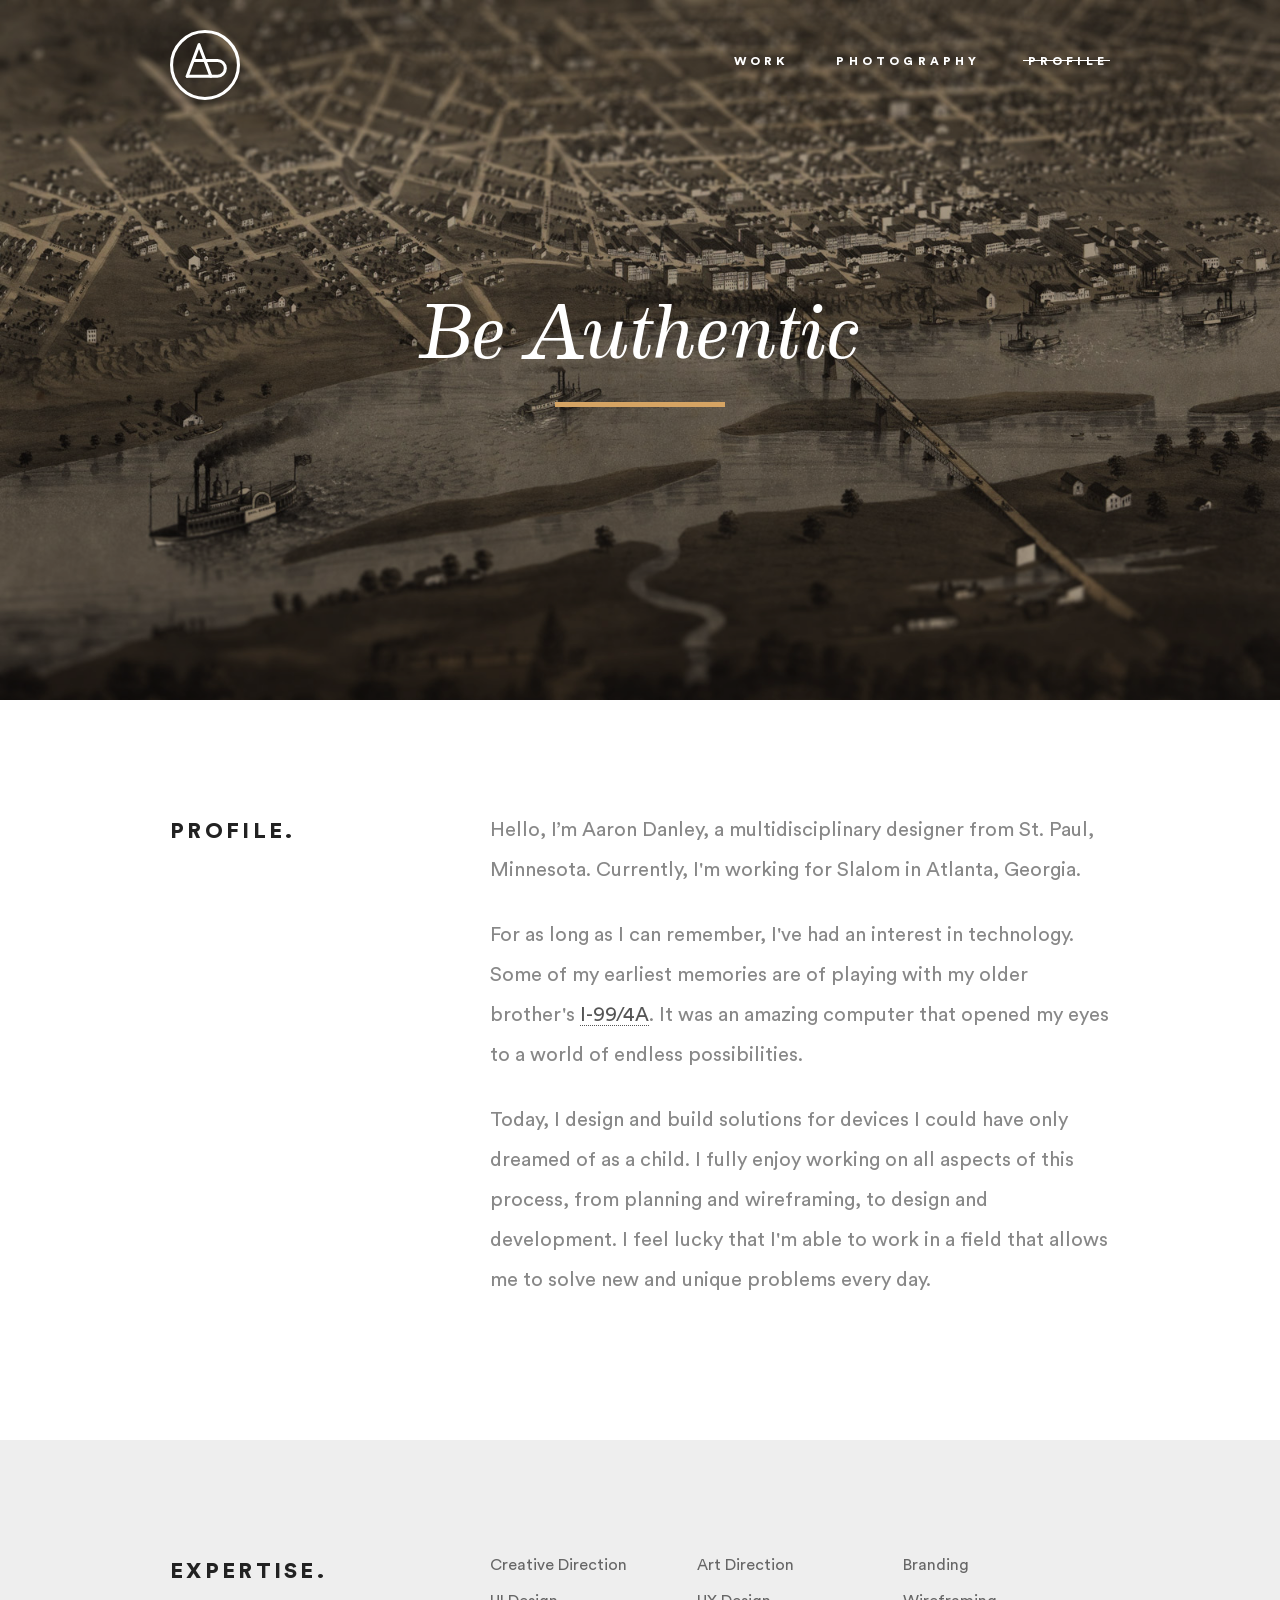
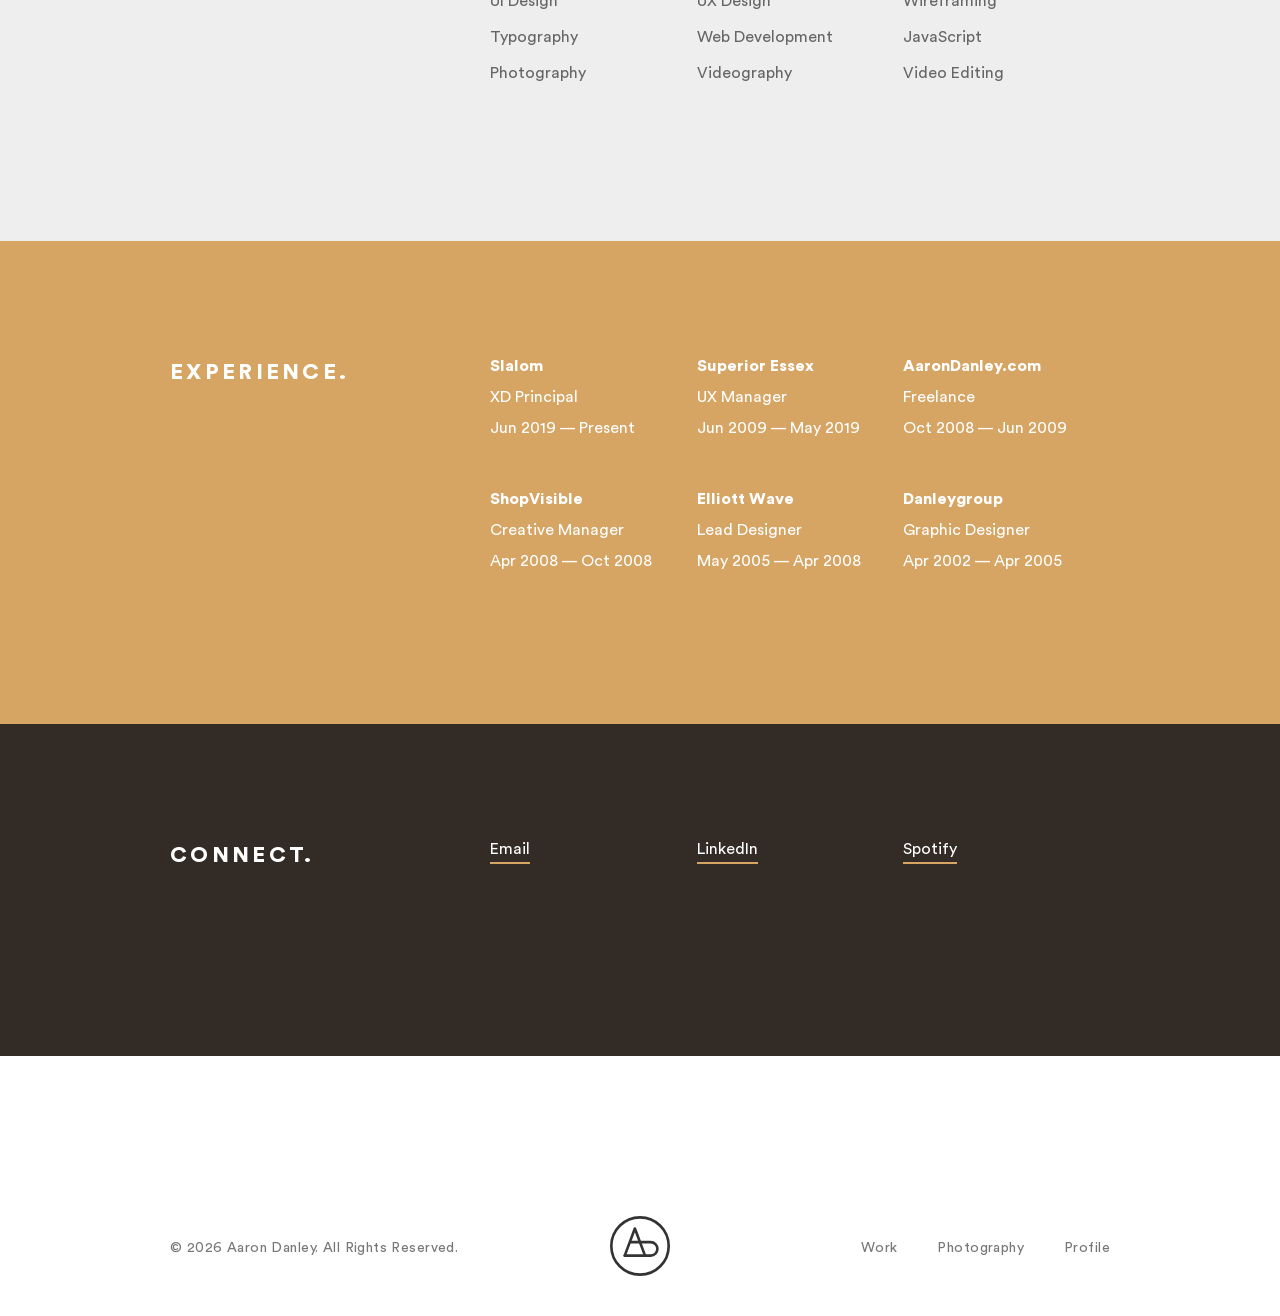
<file: profile/index.html>
<!doctype html>
<html lang="en">
<head>
    <meta charset="utf-8">
    <meta http-equiv="x-ua-compatible" content="ie=edge">
    <title>Profile | Aaron Danley</title>
    <meta name="description" content="Hello, I’m Aaron Danley, a multidisciplinary designer originally from St. Paul, Minnesota. Currently, I live and work in Atlanta, Georgia.">
    <meta name="viewport" content="width=device-width, initial-scale=1">

    <link rel="apple-touch-icon-precomposed" sizes="57x57" href="../images/favicons/apple-touch-icon-57x57.png">
    <link rel="apple-touch-icon-precomposed" sizes="114x114" href="../images/favicons/apple-touch-icon-114x114.png">
    <link rel="apple-touch-icon-precomposed" sizes="72x72" href="../images/favicons/apple-touch-icon-72x72.png">
    <link rel="apple-touch-icon-precomposed" sizes="144x144" href="../images/favicons/apple-touch-icon-144x144.png">
    <link rel="apple-touch-icon-precomposed" sizes="60x60" href="../images/favicons/apple-touch-icon-60x60.png">
    <link rel="apple-touch-icon-precomposed" sizes="120x120" href="../images/favicons/apple-touch-icon-120x120.png">
    <link rel="apple-touch-icon-precomposed" sizes="76x76" href="../images/favicons/apple-touch-icon-76x76.png">
    <link rel="apple-touch-icon-precomposed" sizes="152x152" href="../images/favicons/apple-touch-icon-152x152.png">
    <link rel="icon" type="image/png" href="../images/favicons/favicon-196x196.png" sizes="196x196">
    <link rel="icon" type="image/png" href="../images/favicons/favicon-96x96.png" sizes="96x96">
    <link rel="icon" type="image/png" href="../images/favicons/favicon-32x32.png" sizes="32x32">
    <link rel="icon" type="image/png" href="../images/favicons/favicon-16x16.png" sizes="16x16">
    <link rel="icon" type="image/png" href="../images/favicons/favicon-128x128.png" sizes="128x128">
    <meta name="application-name" content="Aaron Danley">
    <meta name="msapplication-TileColor" content="#FFFFFF">
    <meta name="msapplication-TileImage" content="../images/favicons/mstile-144x144.png">
    <meta name="msapplication-square70x70logo" content="../images/favicons/mstile-70x70.png">
    <meta name="msapplication-square150x150logo" content="../images/favicons/mstile-150x150.png">
    <meta name="msapplication-wide310x150logo" content="../images/favicons/mstile-310x150.png">
    <meta name="msapplication-square310x310logo" content="../images/favicons/mstile-310x310.png">
    
    <link rel="stylesheet" href="https://unpkg.com/aos@next/dist/aos.css">
    <link rel="stylesheet" href="../css/magnific-video-popup.css">
    <link rel="stylesheet" href="../css/flickity.css">
    <link rel="stylesheet" href="../css/styles-2019-02-22.css">

    <script>
      (function(i,s,o,g,r,a,m){i['GoogleAnalyticsObject']=r;i[r]=i[r]||function(){
      (i[r].q=i[r].q||[]).push(arguments)},i[r].l=1*new Date();a=s.createElement(o),
      m=s.getElementsByTagName(o)[0];a.async=1;a.src=g;m.parentNode.insertBefore(a,m)
      })(window,document,'script','https://www.google-analytics.com/analytics.js','ga');

      ga('create', 'UA-88749203-1', 'auto');
      ga('send', 'pageview');

    </script>
</head>
<body>

<div id="logo-container">
    <svg class="large-logo logo-fade-out" version="1.1" id="Layer_1" xmlns="http://www.w3.org/2000/svg" xmlns:xlink="http://www.w3.org/1999/xlink" x="0px" y="0px"
       viewBox="0 0 639 639" style="enable-background:new 0 0 639 639;" xml:space="preserve">
        <polyline class="logo-two" points="373,422 265,134 157,422 "/>
        <circle class="logo-three" cx="319.5" cy="319.5" r="305.5" />
        <path class="logo-one" d="M157,422c0,0,276,0,276,0c39.8,0,72-32.2,72-72s-32.2-72-72-72h0c0,0-216,0-216,0"/>
    </svg>
</div>

<nav>
    <div class="container">
        <div class="row">
            <div class="col-03">
                <a class="fade-out" href="../">
                    <svg version="1.1" xmlns:xlink="http://www.w3.org/1999/xlink" x="0px" y="0px" viewBox="0 0 639 639">
                        <polyline points="373,422 265,134 157,422 "/>
                        <circle cx="319.5" cy="319.5" r="305.5" />
                        <path d="M157,422c0,0,276,0,276,0c39.8,0,72-32.2,72-72s-32.2-72-72-72h0c0,0-216,0-216,0"/>
                    </svg>
                </a>
            </div>
            <div class="col-09">
                <ul>
                    <li class="inactive"><a class="fade-out" href="../"><span>Work</span></a></li>
                    <li class="inactive"><a class="fade-out" href="../photography"><span>Photography</span></a></li>
                    <li class="active"><a><span>Profile</span></a></li>
                </ul>
            </div>
        </div>
    </div>
</nav>

<header id="project" class="profile-bg">
    <div id="name">
        <div class="container">
            <div class="row">
                <div class="col-12">
                    <h1>Be Authentic</h1>
                    <span id="rule" class="bg-apache"></span>
                </div>
            </div>
        </div>
    </div>
    <div class="container">
        <div class="row">
            <div class="col-12">
                <a href="#profile-intro">
                    <svg version="1.1" xmlns:xlink="http://www.w3.org/1999/xlink" x="0px" y="0px" viewBox="1.9 140 496.3 220">
                        <g id="Source" display="none">
                            <line display="inline" fill="none" stroke="#59BA47" stroke-width="2" stroke-linecap="round" stroke-linejoin="bevel" x1="14" y1="151" x2="250" y2="349"/>
                            <line display="inline" fill="none" stroke="#59BA47" stroke-width="2" stroke-linecap="round" stroke-linejoin="bevel" x1="486" y1="151" x2="250" y2="349"/>
                        </g>
                        <g id="expanded">
                            <path d="M496 144c-4-4-10-5-14-1L250 337 18 142c-4-3-10-3-14 2 -3 4-3 10 1 14l238 200c0 0 1 1 2 1 0 0 1 0 1 1 1 0 3 0 4 0l0 0 0 0c1 0 3 0 4-1 0 0 1 0 1-1 1 0 1 0 2-1l238-200C499 154 499 148 496 144z"/>
                        </g>
                    </svg>
                </a>
            </div>
        </div>
    </div>
</header>

<article id="profile-intro">
    <div class="container">
        <div class="row">
            <div class="col-04">
                <h2>
                    Profile.
                </h2>
            </div>
            <div class="col-08">
                <p>
                    Hello, I’m Aaron Danley, a multidisciplinary designer from St. Paul, Minnesota. Currently, I'm working for Slalom in Atlanta, Georgia.
                </p>
                <p>
                    For as long as I can remember, I've had an interest in technology. Some of my earliest memories are of playing with my older brother's <a class="fade-out" href="https://en.wikipedia.org/wiki/Texas_Instruments_TI-99/4A">I-99/4A</a>. It was an amazing computer that opened my eyes to a world of endless possibilities.
                </p>
                <p>
                    Today, I design and build solutions for devices I could have only dreamed of as a child. I fully enjoy working on all aspects of this process, from planning and wireframing, to design and development. I feel lucky that I'm able to work in a field that allows me to solve new and unique problems every day.
                </p>
            </div>
        </div>
    </div>
</article>

<article class="bg-light-gray">
    <div class="container">
        <div class="row">
            <div class="col-04">
                <h2>
                    Expertise.
                </h2>
            </div>
            <div class="col-08">
                <ul class="ul-03">
                    <li>Creative Direction</li>
                    <li>UI Design</li>
                    <li>Typography</li>
                    <li>Photography</li>
                </ul>
                <ul class="ul-03">
                    <li>Art Direction</li>
                    <li>UX Design</li>
                    <li>Web Development</li>
                    <li>Videography</li>
                </ul>
                <ul class="ul-03">
                    <li>Branding</li>
                    <li>Wireframing</li>
                    <li>JavaScript</li>
                    <li>Video Editing</li>
                </ul>
            </div>
        </div>
    </div>
</article>

<article class="bg-apache">
    <div class="container">
        <div class="row">
            <div class="col-04">
                <h2 class="article-font-white">
                    Experience.
                </h2>
            </div>
            <div class="col-08">
                <ul class="article-font-white ul-03">
                    <li><span>Slalom</span></li>
                    <li>XD Principal</li>
                    <li>Jun 2019 — Present</li>
                </ul>
                <ul class="article-font-white ul-03">
                    <li><span>Superior Essex</span></li>
                    <li>UX Manager</li>
                    <li>Jun 2009 — May 2019</li>
                </ul>
                <ul class="article-font-white ul-03">
                    <li><span>AaronDanley.com</span></li>
                    <li>Freelance</li>
                    <li>Oct 2008 — Jun 2009</li>
                </ul>
                <ul class="article-font-white ul-03">
                    <li><span>ShopVisible</span></li>
                    <li>Creative Manager</li>
                    <li>Apr 2008 — Oct 2008</li>
                </ul>
                <ul class="article-font-white ul-03">
                    <li><span>Elliott Wave</span></li>
                    <li>Lead Designer</li>
                    <li>May 2005 — Apr 2008</li>
                </ul>
                <ul class="article-font-white ul-03">
                    <li><span>Danleygroup</span></li>
                    <li>Graphic Designer</li>
                    <li>Apr 2002 — Apr 2005</li>
                </ul>
            </div>
        </div>
    </div>
</article>

<article class="bg-coffee-bean">
    <div class="container">
        <div class="row">
            <div class="col-04">
                <h2 class="article-font-white">
                    Connect.
                </h2>
            </div>
            <div class="col-08">
                <ul class="ul-03">
                    <li><a href="mailto:hello@aarondanley.com.com">Email</a></li>
                </ul>
                <ul class="ul-03">
                    <li><a class="fade-out" href="http://linkedin.com/in/aarondanley">LinkedIn</a></li>
                </ul>
                <ul class="ul-03">
                    <li><a class="fade-out" href="https://open.spotify.com/user/12561414/playlist/0LQlDIjJxetI9WS5PYHQY7">Spotify</a></li>
                </ul>
            </div>
        </div>
    </div>
</article>

<footer>
    <div class="container">
        <div class="row">
            <div class="col-05">
                <p>&copy; <span id="current-year">2026</span> Aaron Danley. All Rights Reserved.</p>
            </div>
            <div class="col-02">
                <a class="fade-out" href="../">
                    <svg version="1.1" xmlns:xlink="http://www.w3.org/1999/xlink" x="0px" y="0px" viewBox="0 0 639 639">
                        <polyline points="373,422 265,134 157,422 "/>
                        <circle cx="319.5" cy="319.5" r="305.5" />
                        <path d="M157,422c0,0,276,0,276,0c39.8,0,72-32.2,72-72s-32.2-72-72-72h0c0,0-216,0-216,0"/>
                    </svg>
                </a>
            </div>
            <div class="col-05">
                <ul>
                    <li><a class="fade-out" href="../">Work</a></li>
                    <li><a class="fade-out" href="../photography">Photography</a></li>
                    <li><a>Profile</a></li>
                </ul>
            </div>
        </div>
    </div>
</footer>

<script src="https://ajax.googleapis.com/ajax/libs/jquery/1.7.0/jquery.min.js"></script>
<script src="../js/jquery.magnific-popup.min.js"></script>
<script src="../js/parallax.min.js"></script>
<script src="../js/fade-out.min.js"></script>
<script src="../js/smooth-scrolling.min.js"></script>
<script src="../js/aos-min.js"></script>
<script src="../js/flickity.pkgd.min.js"></script>
<script>
  document.getElementById('current-year').textContent = new Date().getFullYear();
  AOS.init();
</script>

</body>
</html>
</file>
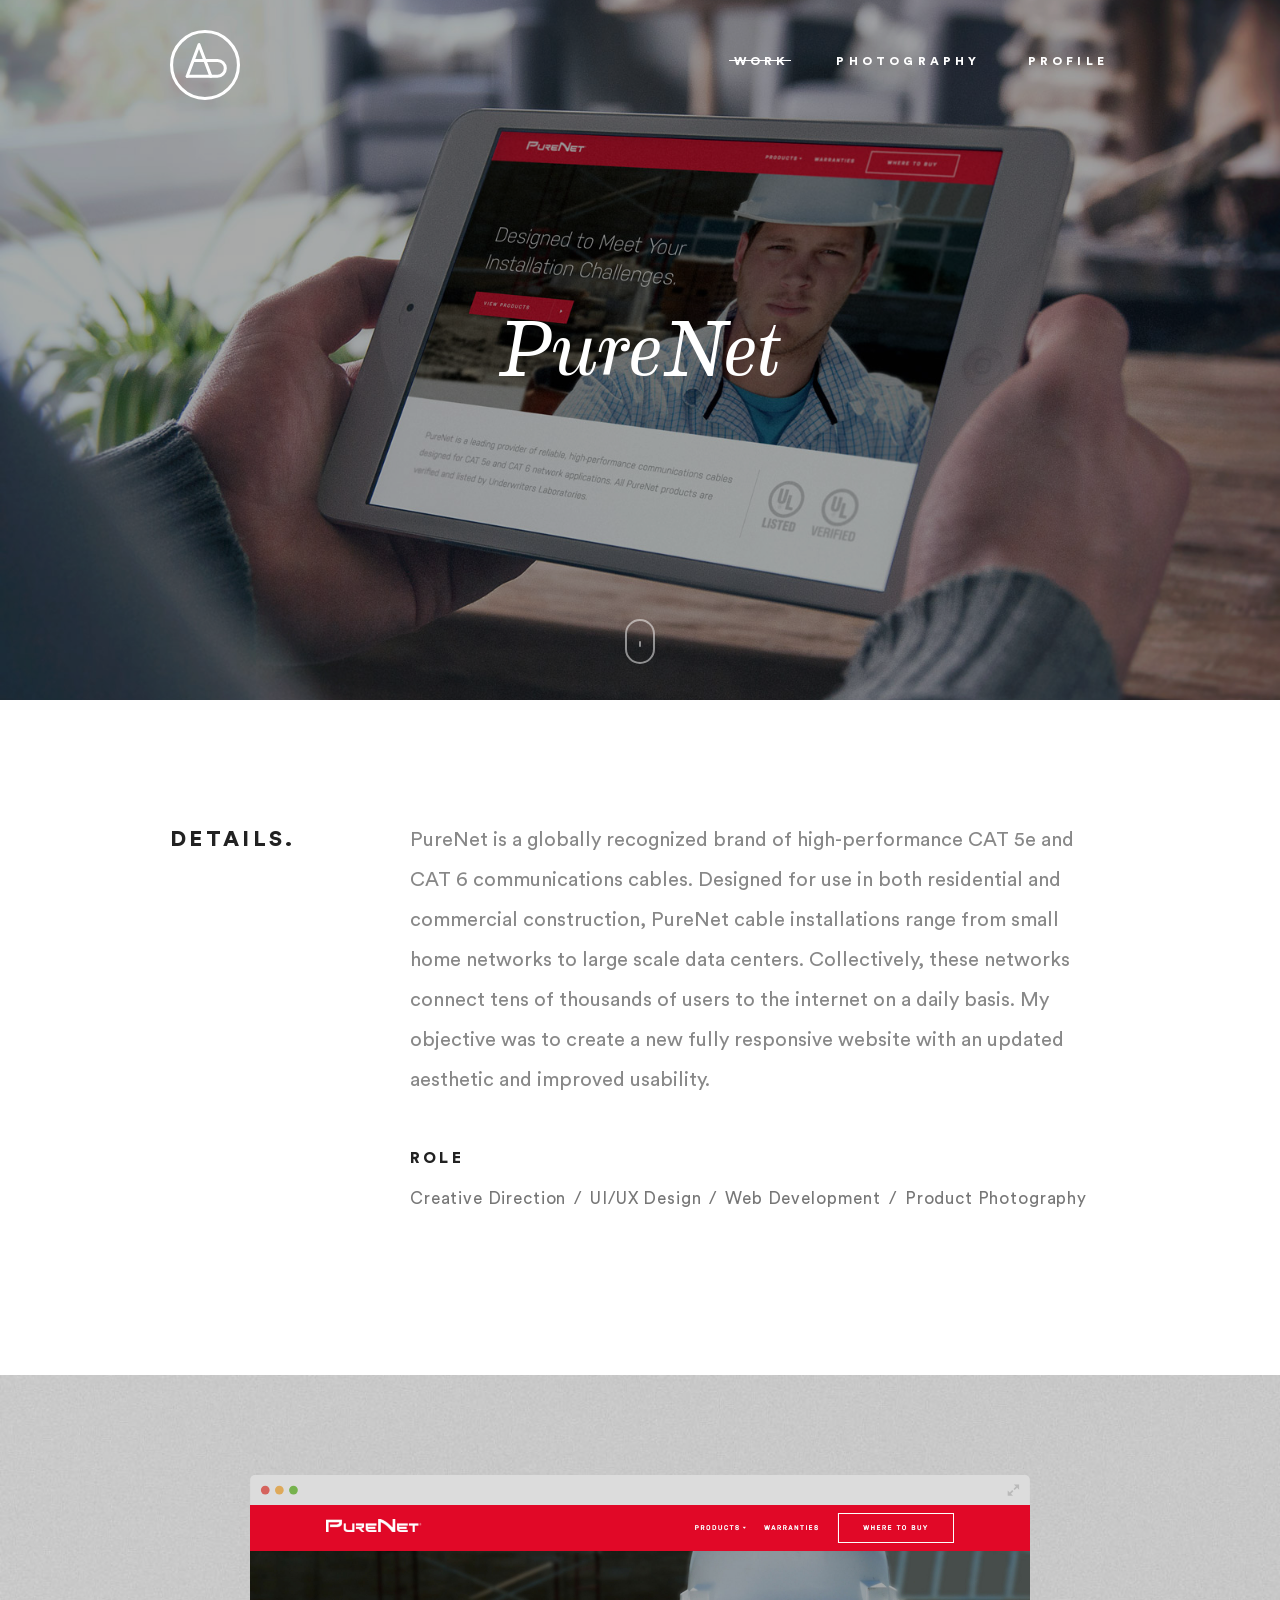
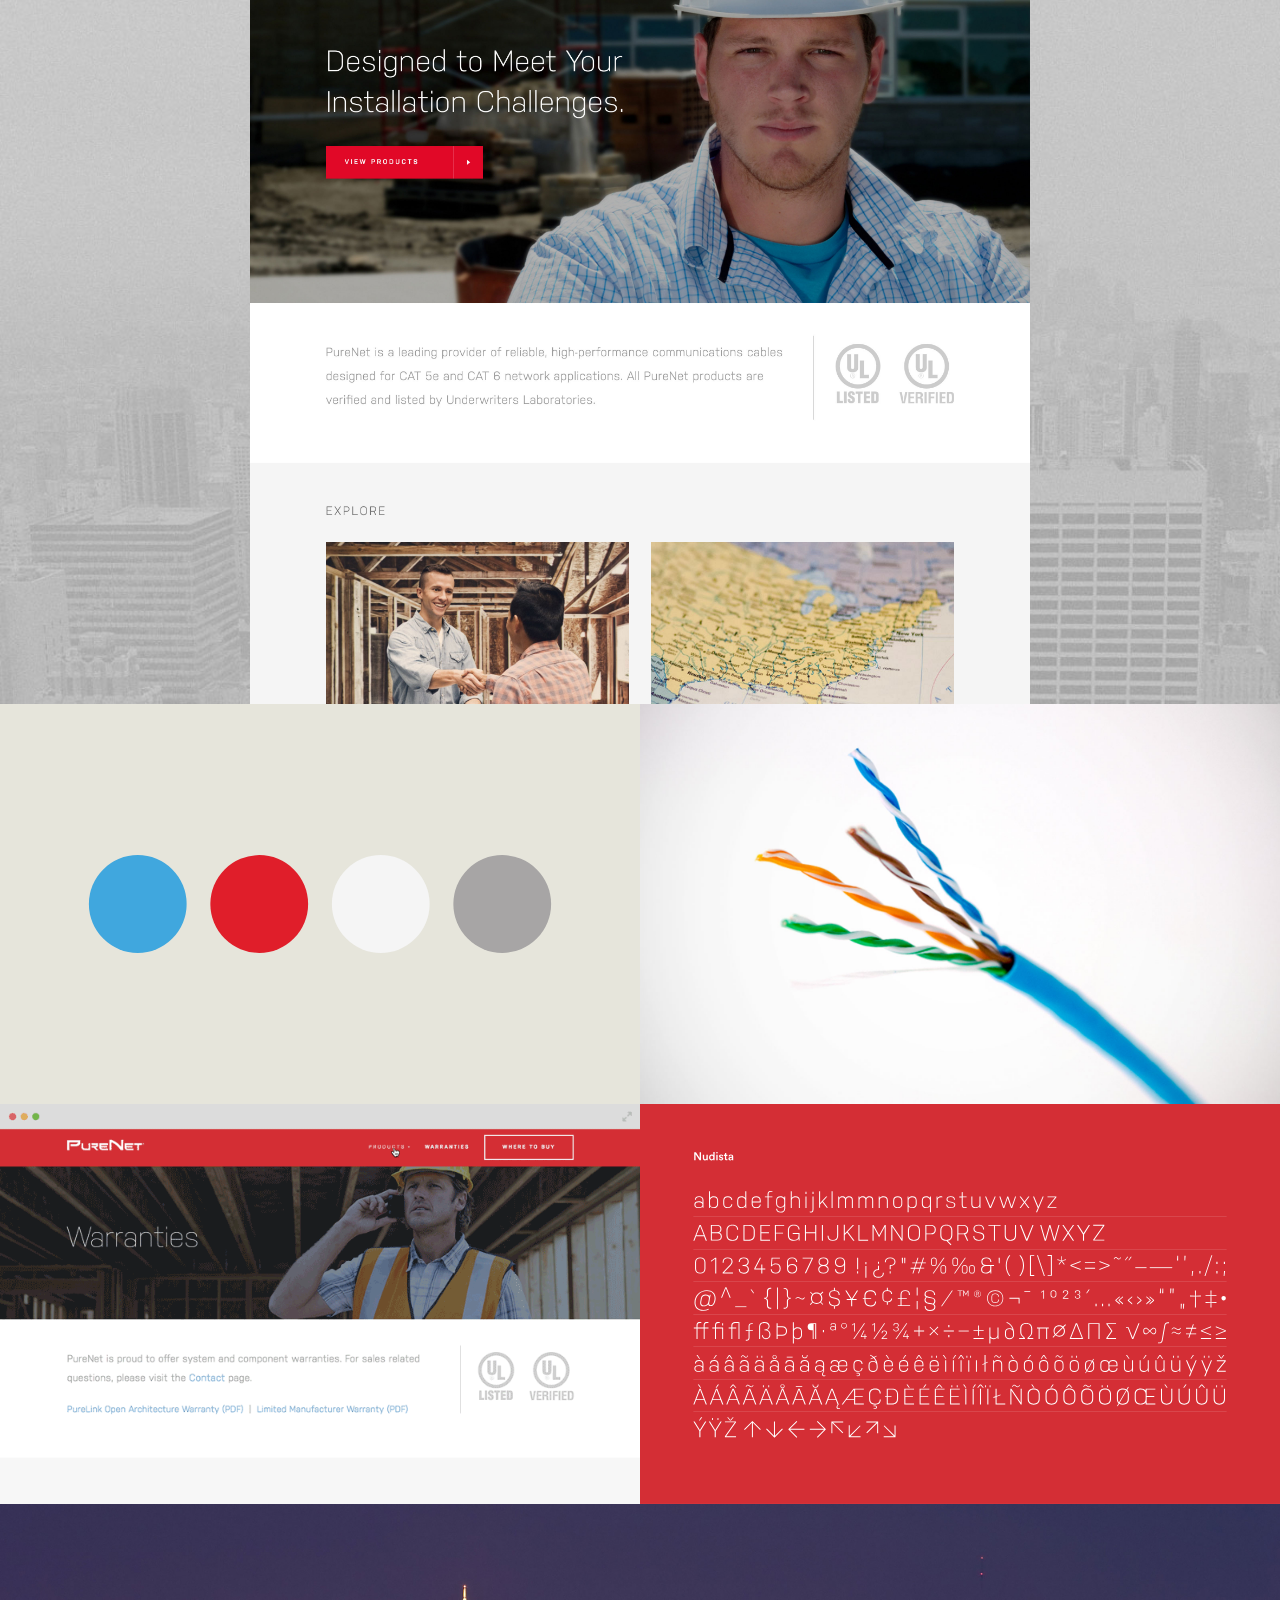
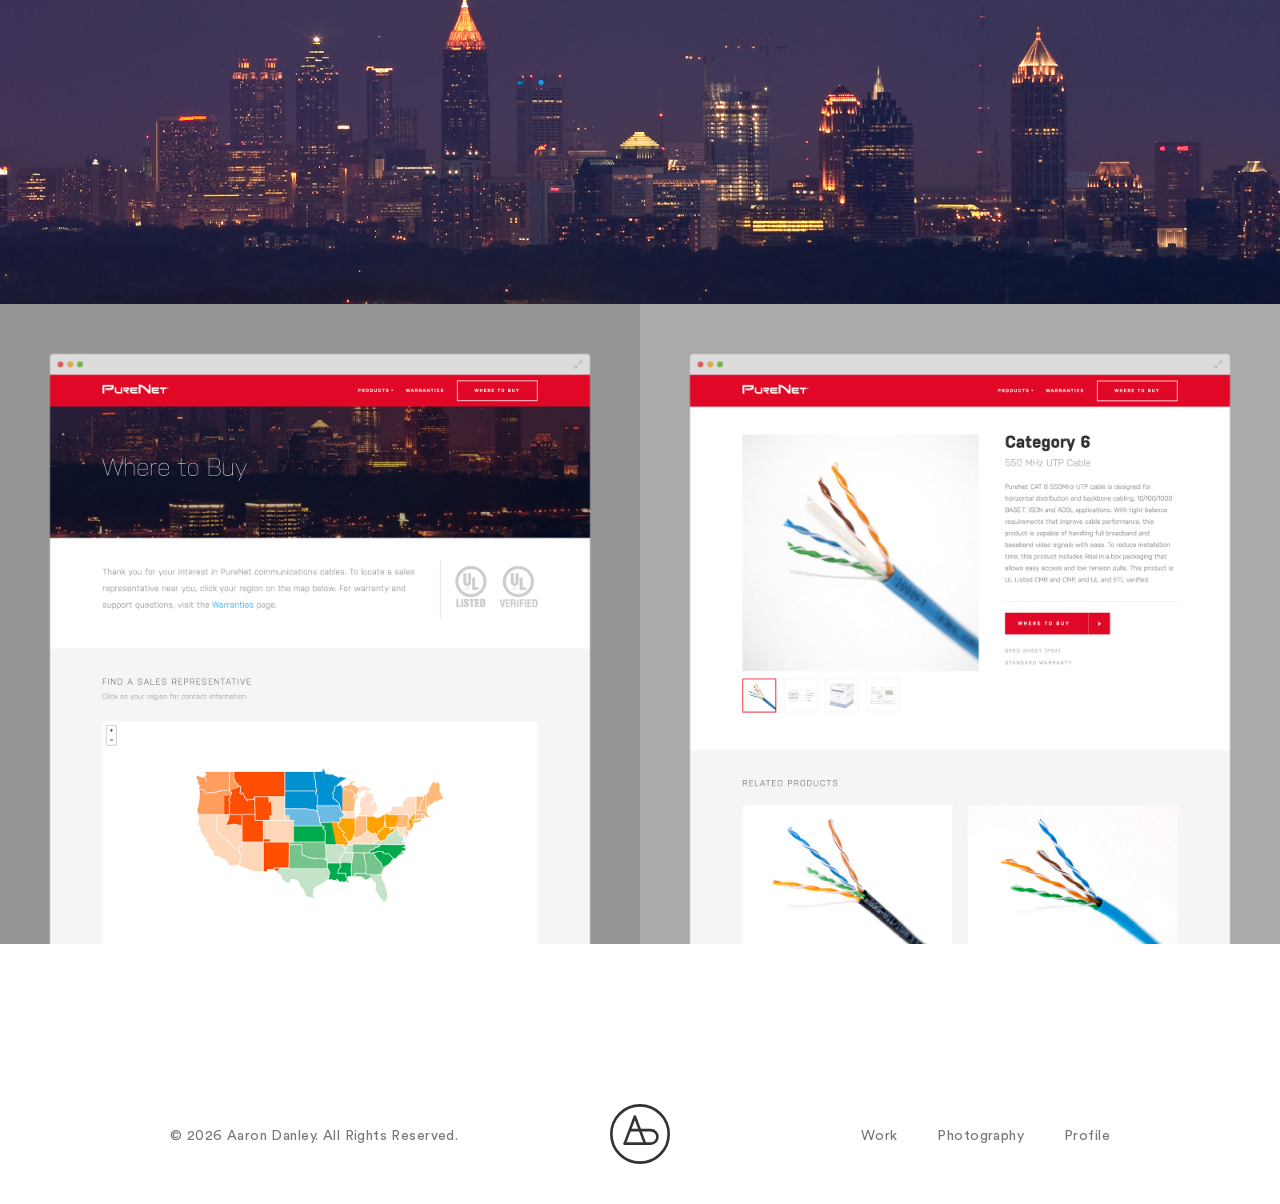
<file: purenet/index.html>
<!doctype html>
<html lang="en">
<head>
    <meta charset="utf-8">
    <meta http-equiv="x-ua-compatible" content="ie=edge">
    <title>PureNet | Aaron Danley</title>
    <meta name="description" content="Hello, I’m Aaron Danley, a multidisciplinary designer originally from St. Paul, Minnesota. Currently, I live and work in Atlanta, Georgia.">
    <meta name="viewport" content="width=device-width, initial-scale=1">

    <link rel="apple-touch-icon-precomposed" sizes="57x57" href="../images/favicons/apple-touch-icon-57x57.png">
    <link rel="apple-touch-icon-precomposed" sizes="114x114" href="../images/favicons/apple-touch-icon-114x114.png">
    <link rel="apple-touch-icon-precomposed" sizes="72x72" href="../images/favicons/apple-touch-icon-72x72.png">
    <link rel="apple-touch-icon-precomposed" sizes="144x144" href="../images/favicons/apple-touch-icon-144x144.png">
    <link rel="apple-touch-icon-precomposed" sizes="60x60" href="../images/favicons/apple-touch-icon-60x60.png">
    <link rel="apple-touch-icon-precomposed" sizes="120x120" href="../images/favicons/apple-touch-icon-120x120.png">
    <link rel="apple-touch-icon-precomposed" sizes="76x76" href="../images/favicons/apple-touch-icon-76x76.png">
    <link rel="apple-touch-icon-precomposed" sizes="152x152" href="../images/favicons/apple-touch-icon-152x152.png">
    <link rel="icon" type="image/png" href="../images/favicons/favicon-196x196.png" sizes="196x196">
    <link rel="icon" type="image/png" href="../images/favicons/favicon-96x96.png" sizes="96x96">
    <link rel="icon" type="image/png" href="../images/favicons/favicon-32x32.png" sizes="32x32">
    <link rel="icon" type="image/png" href="../images/favicons/favicon-16x16.png" sizes="16x16">
    <link rel="icon" type="image/png" href="../images/favicons/favicon-128x128.png" sizes="128x128">
    <meta name="application-name" content="Aaron Danley">
    <meta name="msapplication-TileColor" content="#FFFFFF">
    <meta name="msapplication-TileImage" content="../images/favicons/mstile-144x144.png">
    <meta name="msapplication-square70x70logo" content="../images/favicons/mstile-70x70.png">
    <meta name="msapplication-square150x150logo" content="../images/favicons/mstile-150x150.png">
    <meta name="msapplication-wide310x150logo" content="../images/favicons/mstile-310x150.png">
    <meta name="msapplication-square310x310logo" content="../images/favicons/mstile-310x310.png">
    
    <link rel="stylesheet" href="https://unpkg.com/aos@next/dist/aos.css">
    <link rel="stylesheet" href="../css/magnific-video-popup.css">
    <link rel="stylesheet" href="../css/flickity.css">
    <link rel="stylesheet" href="../css/styles-2019-02-22.css">

    <script>
      (function(i,s,o,g,r,a,m){i['GoogleAnalyticsObject']=r;i[r]=i[r]||function(){
      (i[r].q=i[r].q||[]).push(arguments)},i[r].l=1*new Date();a=s.createElement(o),
      m=s.getElementsByTagName(o)[0];a.async=1;a.src=g;m.parentNode.insertBefore(a,m)
      })(window,document,'script','https://www.google-analytics.com/analytics.js','ga');

      ga('create', 'UA-88749203-1', 'auto');
      ga('send', 'pageview');

    </script>
</head>
<body>

<div id="logo-container">
    <svg class="large-logo logo-fade-out" version="1.1" id="Layer_1" xmlns="http://www.w3.org/2000/svg" xmlns:xlink="http://www.w3.org/1999/xlink" x="0px" y="0px"
       viewBox="0 0 639 639" style="enable-background:new 0 0 639 639;" xml:space="preserve">
        <polyline class="logo-two" points="373,422 265,134 157,422 "/>
        <circle class="logo-three" cx="319.5" cy="319.5" r="305.5" />
        <path class="logo-one" d="M157,422c0,0,276,0,276,0c39.8,0,72-32.2,72-72s-32.2-72-72-72h0c0,0-216,0-216,0"/>
    </svg>
</div>

<nav>
    <div class="container">
        <div class="row">
            <div class="col-03">
                <a class="fade-out" href="../">
                    <svg version="1.1" xmlns:xlink="http://www.w3.org/1999/xlink" x="0px" y="0px" viewBox="0 0 639 639">
                        <polyline points="373,422 265,134 157,422 "/>
                        <circle cx="319.5" cy="319.5" r="305.5" />
                        <path d="M157,422c0,0,276,0,276,0c39.8,0,72-32.2,72-72s-32.2-72-72-72h0c0,0-216,0-216,0"/>
                    </svg>
                </a>
            </div>
            <div class="col-09">
                <ul>
                    <li class="active"><a class="fade-out" href="../"><span>Work</span></a></li>
                    <li class="inactive"><a class="fade-out" href="../photography"><span>Photography</span></a></li>
                    <li class="inactive"><a class="fade-out" href="../profile"><span>Profile</span></a></li>
                </ul>
            </div>
        </div>
    </div>
</nav>

<header id="project" data-parallax="scroll" data-image-src="../images/work/purenet/purenet-ipad.jpg">
    <div id="name">
        <div class="container">
            <div class="row">
                <div class="col-12">
                    <h1 data-aos="fade-up" data-aos-delay="3000" data-aos-duration="1500" data-aos-once="true">
                        PureNet
                    </h1>
                </div>
            </div>
        </div>
    </div>
    <div class="container">
        <div class="row">
            <div class="scroll-down-wrap no-border" style="transform: translateY(0px);">
                <a href="#intro" class="section-down-arrow ">
                    <svg class="nectar-scroll-icon" viewBox="0 0 30 45" enable-background="new 0 0 30 45">
                        <path class="nectar-scroll-icon-path" fill="none" stroke="#ffffff" stroke-width="2" stroke-miterlimit="10" d="M15,1.118c12.352,0,13.967,12.88,13.967,12.88v18.76  c0,0-1.514,11.204-13.967,11.204S0.931,32.966,0.931,32.966V14.05C0.931,14.05,2.648,1.118,15,1.118z"></path>
                    </svg>
                </a>
            </div>
        </div>
    </div>
</header>

<article id="intro">
    <div class="container">
        <div class="row">
            <div class="col-03">
                <h2 data-aos="fade-in" data-aos-offset="150" data-aos-duration="1000" data-aos-once="true">Details.</h2>
            </div>
            <div class="col-09">
                <p data-aos="fade-in" data-aos-offset="150" data-aos-duration="1000" data-aos-once="true">
                    PureNet is a globally recognized brand of high-performance CAT 5e and CAT 6 communications cables. Designed for use in both residential and commercial construction, PureNet cable installations range from small home networks to large scale data centers. Collectively, these networks connect tens of thousands of users to the internet on a daily basis. My objective was to create a new fully responsive website with an updated aesthetic and improved usability.
                </p>
                <h4 data-aos="fade-in" data-aos-duration="1000" data-aos-once="true">Role</h4>
                <ul data-aos="fade-in" data-aos-duration="1000" data-aos-once="true">
                    <li>Creative Direction</li>
                    <li>/</li>
                    <li>UI/UX Design</li>
                    <li>/</li>
                    <li>Web Development</li>
                    <li>/</li>
                    <li>Product Photography</li>
                </ul>
            </div>
        </div>    
    </div>
</article>

<section class="bg-purenet-cityscape pt-100" data-aos-offset="250" data-aos="fade-in" data-aos-duration="1000" data-aos-once="true">
    <div class="container">
        <div class="row">
            <div class="col-10-center" data-aos="fade-up" data-aos-offset="250" data-aos-duration="1000" data-aos-once="true">
                <svg class="browser-bar" version="1.1" xmlns="http://www.w3.org/2000/svg" x="0px" y="0px" viewBox="0 0 1160 45">
                    <rect fill="#DCDCDC" width="1160" height="45"/>
                    <circle fill="#D5635D" cx="22.5" cy="22.5" r="6.5"/>
                    <circle fill="#DEA95A" cx="43.5" cy="22.5" r="6.5"/>
                    <circle fill="#76B24D" cx="64.5" cy="22.5" r="6.5"/>
                    <g>
                        <polygon fill="#BABABA" points="1144,14 1144,21.9 1141,18.8 1137.3,22.5 1135.5,20.7 1139.2,17 1136.1,14"/>
                        <polygon fill="#BABABA" points="1135.5,24.3 1131.8,28 1134.9,31 1127,31 1127,23.1 1130,26.2 1133.7,22.5"/>
                    </g>
                </svg>
                <img src="../images/work/purenet/purenet-home-crop.jpg" alt="PureNet Homepage">
            </div>
        </div>
    </div>
</section>


<section data-aos="fade-in" data-aos-offset="250" data-aos-duration="1000" data-aos-once="true">
    <div class="flex">
        <div class="col-50">
            <svg version="1.1" xmlns="http://www.w3.org/2000/svg" xmlns:xlink="http://www.w3.org/1999/xlink" x="0px" y="0px"
                 viewBox="0 0 1600 1000" enable-background="new 0 0 1600 1000" xml:space="preserve">
            <rect fill="#E6E5DB" width="1600" height="1000"/>
            <g>
                <circle fill="#40A7DE" cx="344.4" cy="500" r="122.2"/>
                <circle fill="#E01E2A" cx="648.1" cy="500" r="122.2"/>
                <circle fill="#F5F5F5" cx="951.9" cy="500" r="122.2"/>
                <circle fill="#A7A5A5" cx="1255.6" cy="500" r="122.2"/>
            </g>
            </svg>
        </div>
        <div class="col-50">
            <img src="../images/work/purenet/purenet-cable.jpg" alt="PureNet Cable Photo">
        </div>
    </div>
</section>

<section data-aos="fade-in" data-aos-offset="250" data-aos-duration="1000" data-aos-once="true">
    <div class="flex">
        <div class="col-50">
            <img src="../images/work/purenet/purenet-menu.gif" alt="PureNet Dropdown Menu Animation">
        </div>
        <div class="col-50">
            <svg version="1.1" id="Layer_1" xmlns="http://www.w3.org/2000/svg" xmlns:xlink="http://www.w3.org/1999/xlink" x="0px" y="0px"
                 viewBox="0 0 1680.1 1050" style="enable-background:new 0 0 1680.1 1050;" xml:space="preserve">
            <rect style="fill:#d42e35;" width="1680.1" height="1050"/>
            <g>
                <path style="fill:#FFFFFF;" d="M154,255.6c4.4,0,8,1.2,10,3.7v-7c0-5.3-3.4-7.9-8.7-7.9c-5.4,0-8.5,2.1-8.5,7.1h-2.6
                    c0-6.4,4.1-9.3,11.1-9.3c6.9,0,11.3,3.3,11.3,10.1v20.2h-2.1l-0.3-3.5c-1.9,2.7-5.5,4.1-10.2,4.1c-7.1,0-11.3-2.7-11.3-8.9
                    C142.7,258.3,146.9,255.6,154,255.6z M154.4,271c5.6,0,9.6-2.4,9.6-6.7c0-4.2-4-6.7-9.6-6.7c-5.6,0-9.1,2-9.1,6.7
                    C145.3,269.1,148.8,271,154.4,271z"/>
                <path style="fill:#FFFFFF;" d="M205.1,262.4c0,7-4.2,10.9-11.4,10.9c-4.6,0-8.1-1.6-10-4.7l-0.4,4.1h-2.1V229h2.6v17.8
                    c1.9-2.9,5.4-4.5,9.9-4.5c7.1,0,11.3,3.9,11.3,10.9V262.4z M202.5,253c0-5.4-3.5-8.4-9.1-8.4c-5.8,0-9.6,3.3-9.6,8.9v8.7
                    c0,5.6,3.7,8.9,9.6,8.9c5.6,0,9.1-3.1,9.1-8.4V253z"/>
                <path style="fill:#FFFFFF;" d="M242.3,263.2L242.3,263.2c0,6.2-4.4,10-11.7,10c-7.6,0-12.1-4-12.1-11v-9c0-7,4.5-11,12.1-11
                    c7.3,0,11.7,3.8,11.7,10v0.1h-2.6v-0.2c0-4.5-3.4-7.6-9.1-7.6c-6,0-9.5,3.2-9.5,8.6v9.3c0,5.4,3.5,8.6,9.5,8.6c5.8,0,9.1-3,9.1-7.6
                    v-0.2H242.3z"/>
                <path style="fill:#FFFFFF;" d="M255.2,253.2c0-7,4.2-10.9,11.3-10.9c4.5,0,7.9,1.5,9.9,4.4V229h2.6v43.7H277l-0.4-4.2
                    c-1.9,3.1-5.5,4.8-10.1,4.8c-7.1,0-11.3-3.9-11.3-10.9V253.2z M257.8,262.6c0,5.4,3.5,8.4,9.1,8.4c5.8,0,9.6-3.3,9.6-8.9v-8.7
                    c0-5.6-3.7-8.9-9.6-8.9c-5.6,0-9.1,3.1-9.1,8.4V262.6z"/>
                <path style="fill:#FFFFFF;" d="M317,263.7c-0.2,5.9-4.5,9.6-11.7,9.6c-7.6,0-12.1-4-12.1-11v-9.1c0-7.1,4.7-10.9,11.9-10.9
                    c7.1,0,11.9,3.7,11.9,10.9v5.3h-21.2v4.1c0,5.3,3.4,8.6,9.5,8.6c5.7,0,9-2.9,9.1-7.3H317z M295.7,256.2h18.6V253
                    c0-5.5-3.7-8.4-9.3-8.4c-5.7,0-9.3,2.9-9.3,8.4V256.2z"/>
                <path style="fill:#FFFFFF;" d="M337.5,242.9h10.1v2.2h-10.1v27.6h-2.6v-27.6h-7.1v-2.2h7.1v-3c0-8.4,1.4-13,12.7-11v2.1
                    c-8.7-1.4-10.1,1.2-10.1,8.4V242.9z"/>
                <path style="fill:#FFFFFF;" d="M357.3,253.2c0-7,4.2-10.9,11.3-10.9c4.6,0,8.1,1.6,10.1,4.7l0.4-4.1h2.1v31.2c0,7-4.5,11-12.2,11
                    c-7.3,0-11.7-3.8-11.7-10h2.6c0,4.8,3.4,7.8,9.1,7.8c6.1,0,9.6-3.2,9.6-8.6v-6.4c-2,3-5.4,4.5-9.9,4.5c-7.1,0-11.3-3.9-11.3-10.9
                    V253.2z M359.9,261.7c0,5.4,3.5,8.4,9.1,8.4c5.8,0,9.6-3.3,9.6-8.9v-7.8c0-5.6-3.8-8.9-9.6-8.9c-5.6,0-9.1,3.1-9.1,8.4V261.7z"/>
                <path style="fill:#FFFFFF;" d="M417.1,272.7v-20.1c0-5.6-3.5-8-9.1-8c-5.6,0-9.6,2.9-9.6,8.4v19.7h-2.6V229h2.6v17.6
                    c2-2.8,5.5-4.3,9.9-4.3c7,0,11.3,3.2,11.3,10.4v20H417.1z"/>
                <path style="fill:#FFFFFF;" d="M434.4,230.6h2.6v5.7h-2.6V230.6z M434.4,242.9h2.6v29.8h-2.6V242.9z"/>
                <path style="fill:#FFFFFF;" d="M452.9,242.9h2.6v32.2c0,6.7-1.4,11.3-9.9,9.3v-2.1c6.1,1.4,7.3-1.2,7.3-6.6V242.9z M452.9,230.6
                    h2.6v5.7h-2.6V230.6z"/>
                <path style="fill:#FFFFFF;" d="M478.5,257.5l-5.7,6.1v9h-2.6V229h2.6v31l15.8-17.2h3.2l-11.6,12.7l13,17.1h-3.2L478.5,257.5z"/>
                <path style="fill:#FFFFFF;" d="M503,229h2.6v43.7H503V229z"/>
                <path style="fill:#FFFFFF;" d="M520.3,242.9h2.1l0.3,3.5c1.7-2.7,4.7-4.1,8.4-4.1c4.5,0,7.6,1.6,9,5.1c1.6-3.4,4.8-5.1,9-5.1
                    c6.2,0,9.7,3.1,9.7,10.1v20.3h-2.6v-20.4c0-5.5-2.8-7.8-7.4-7.8c-4.7,0-7.9,2.8-7.9,8.3v19.9h-2.6v-20.4c0-5.5-2.8-7.8-7.5-7.8
                    c-4.6,0-7.9,2.8-7.9,8.3v19.9h-2.6V242.9z"/>
                <path style="fill:#FFFFFF;" d="M573.6,242.9h2.1l0.3,3.5c1.7-2.7,4.7-4.1,8.4-4.1c4.5,0,7.6,1.6,9,5.1c1.6-3.4,4.8-5.1,9-5.1
                    c6.2,0,9.7,3.1,9.7,10.1v20.3h-2.6v-20.4c0-5.5-2.8-7.8-7.4-7.8c-4.7,0-7.9,2.8-7.9,8.3v19.9h-2.6v-20.4c0-5.5-2.8-7.8-7.5-7.8
                    c-4.6,0-7.9,2.8-7.9,8.3v19.9h-2.6V242.9z"/>
                <path style="fill:#FFFFFF;" d="M626.8,242.9h2.1l0.3,4c2-3,5.6-4.6,10.1-4.6c7.1,0,11.3,3.2,11.3,10.4v20H648v-20.1
                    c0-5.6-3.5-8-9.1-8c-5.6,0-9.6,2.9-9.6,8.4v19.7h-2.6V242.9z"/>
                <path style="fill:#FFFFFF;" d="M688.5,262.4c0,7.2-4.7,10.9-12,10.9c-7.1,0-11.9-3.7-11.9-10.9v-9.3c0-7.2,4.7-10.9,11.9-10.9
                    c7.2,0,11.9,3.7,11.9,10.9V262.4z M685.9,253c0-5.6-3.7-8.4-9.3-8.4s-9.3,2.8-9.3,8.4v9.6c0,5.6,3.7,8.4,9.3,8.4
                    c5.7,0,9.4-2.8,9.4-8.4V253z"/>
                <path style="fill:#FFFFFF;" d="M726.4,262.4c0,7-4.2,10.9-11.4,10.9c-4.4,0-7.9-1.5-9.9-4.4v15.6h-2.6v-41.6h2.1l0.4,4.2
                    c1.9-3.1,5.5-4.8,10.1-4.8c7.1,0,11.3,3.9,11.3,10.9V262.4z M723.8,253c0-5.4-3.5-8.4-9.1-8.4c-6.1,0-9.6,3.6-9.6,8.9v8.7
                    c0,5.3,3.4,8.9,9.6,8.9c5.6,0,9.1-3.1,9.1-8.4V253z"/>
                <path style="fill:#FFFFFF;" d="M761.1,268.7c-2,3-5.4,4.5-9.9,4.5c-7.1,0-11.3-3.9-11.3-10.9v-9.3c0-7,4.2-10.9,11.3-10.9
                    c4.6,0,8.1,1.6,10.1,4.7l0.4-4.1h2.1v41.6h-2.6V268.7z M742.5,262.6c0,5.4,3.5,8.4,9.1,8.4c5.8,0,9.6-3.3,9.6-8.9v-8.7
                    c0-5.6-3.7-8.9-9.6-8.9c-5.6,0-9.1,3.1-9.1,8.4V262.6z"/>
                <path style="fill:#FFFFFF;" d="M778.5,242.9h2.1l0.4,4.4c2.5-4.2,7.6-5.7,12.5-4.5v2.4c-7.1-1.5-12.3,2-12.3,7.8v19.7h-2.6V242.9z"
                    />
                <path style="fill:#FFFFFF;" d="M818.9,259.3l-6.5-1.3c-4.8-0.9-7.8-3.3-7.8-7.8c0-5.1,3.7-8,11.2-8c7.4,0,11,3,11,9v0.3h-2.5v-0.2
                    c0-4.6-2.7-6.9-8.4-6.9c-5.9,0-8.6,2.1-8.6,5.7c0,3.2,2,5,5.8,5.7l6.7,1.3c4.9,1,7.9,3.4,7.9,7.7c0,5.5-4.4,8.4-11.8,8.4
                    c-7.5,0-11.9-3-11.9-9V264h2.6v0.2c0,4.7,3.4,7,9.3,7c5.8,0,9.2-2.1,9.2-6.1C824.9,261.8,822.6,260,818.9,259.3z"/>
                <path style="fill:#FFFFFF;" d="M847.2,262.2c0,7.1,1.4,9.7,10.1,8.3v2.2c-11.3,2-12.7-2.6-12.7-11v-16.5h-6.5v-2.2h6.5V232l2.6-0.8
                    v11.6h10.1v2.2h-10.1V262.2z"/>
                <path style="fill:#FFFFFF;" d="M893.8,272.7h-2.1l-0.4-4.1c-1.9,3.1-5.5,4.7-10.1,4.7c-7.1,0-11.3-3.2-11.3-10.4v-20h2.6V263
                    c0,5.6,3.5,8,9.1,8s9.6-2.8,9.6-8.4v-19.7h2.6V272.7z"/>
                <path style="fill:#FFFFFF;" d="M918.3,272.7l-12.5-29.8h2.8l11.3,27l11.3-27h2.6l-12.4,29.8H918.3z"/>
                <path style="fill:#FFFFFF;" d="M953.4,272.7l-10.1-29.8h2.7l9.1,26.7l9-26.7h2.5l9,26.7l9.1-26.7h2.5L977,272.7h-3l-8.9-25.8
                    l-8.9,25.8H953.4z"/>
                <path style="fill:#FFFFFF;" d="M1009.4,259.7l-9.9,13h-3l11.3-14.9l-11.3-14.9h3.1l9.8,13l9.9-13h3l-11.3,14.9l11.3,14.9h-3.1
                    L1009.4,259.7z"/>
                <path style="fill:#FFFFFF;" d="M1039.5,284.5l5-11.8h-0.3l-12.5-29.8h2.8l11.3,27l11.3-27h2.6l-17.3,41.6H1039.5z"/>
                <path style="fill:#FFFFFF;" d="M1089.9,245.1h-20.2v-2.2h23.4v2.2l-20.2,25.3h20.2v2.2h-23.4v-2.2L1089.9,245.1z"/>
                <path style="fill:#FFFFFF;" d="M175.6,358.7h-3l-4.5-11.5h-20.8l-4.5,11.5H140l16.1-41.3h3.4L175.6,358.7z M148.1,344.8h19.4
                    l-9.7-24.5L148.1,344.8z"/>
                <path style="fill:#FFFFFF;" d="M185.9,317.4h16.6c7.3,0,11.3,3.7,11.3,10.7c0,4.8-1.9,8.1-5.6,9.7c4.3,1.3,6.7,4.7,6.7,10.1
                    c0,7.1-4,10.7-11.3,10.7h-17.6V317.4z M188.7,336.8h13.5c6,0,8.9-3,8.9-8.5c0-5.5-3.1-8.6-8.9-8.6h-13.5V336.8z M188.7,356.3h14.5
                    c5.9,0,8.9-3,8.9-8.5s-3-8.6-8.9-8.6h-14.6V356.3z"/>
                <path style="fill:#FFFFFF;" d="M257.6,346.1v0.2c0,8.1-5.6,13-15,13c-9.7,0-15.6-5.4-15.6-14.8v-13c0-9.3,5.8-14.7,15.6-14.7
                    c9.4,0,15,4.8,15,13v0.1h-2.7v-0.1c0-6.5-4.5-10.6-12.3-10.6c-8.1,0-12.9,4.6-12.9,12.3v13c0,7.8,4.8,12.3,12.9,12.3
                    c7.7,0,12.3-4,12.3-10.6v-0.2H257.6z"/>
                <path style="fill:#FFFFFF;" d="M301.3,344.3c0,9.1-5.8,14.4-15.8,14.4h-13.9v-41.3h14c9.9,0,15.7,5.3,15.7,14.4V344.3z
                     M298.6,331.8c0-7.6-4.8-12-13-12h-11.3v36.5h11.2c8.3,0,13-4.4,13-12V331.8z"/>
                <path style="fill:#FFFFFF;" d="M315.9,317.4h25.5v2.4h-22.8v17.1h19.9v2.4h-19.9v17.1h22.8v2.4h-25.5V317.4z"/>
                <path style="fill:#FFFFFF;" d="M354.1,317.4h24.4v2.4h-21.7v17.9h18.7v2.4h-18.7v18.6h-2.7V317.4z"/>
                <path style="fill:#FFFFFF;" d="M416.1,346.3V341h-15.2v-2.4h17.9v20h-2.1l-0.3-5.3c-2.3,3.8-6.7,5.9-12.9,5.9
                    c-9.7,0-15.2-5.4-15.2-14.8v-12.9c0-9.5,5.8-14.8,15.6-14.8c9.4,0,15,4.6,15,12.8h-2.7c0-6.5-4.4-10.4-12.3-10.4
                    c-8.1,0-12.9,4.5-12.9,12.5v12.9c0,7.7,4.8,12.3,12.9,12.3C411.5,356.9,416.1,352.8,416.1,346.3z"/>
                <path style="fill:#FFFFFF;" d="M460,339.2h-24.3v19.5h-2.7v-41.3h2.7v19.4H460v-19.4h2.7v41.3H460V339.2z"/>
                <path style="fill:#FFFFFF;" d="M477.5,317.4h2.7v41.3h-2.7V317.4z"/>
                <path style="fill:#FFFFFF;" d="M520.2,317.4v28.9c0,8.3-5.2,13-14,13c-8.7,0-13.9-4.8-13.9-13v-0.4h2.7v0.4
                    c0,6.7,4.1,10.6,11.2,10.6c7.1,0,11.3-3.9,11.3-10.6v-28.9H520.2z"/>
                <path style="fill:#FFFFFF;" d="M543.6,337.4l-6,6.3v14.9H535v-41.3h2.7V340l20.8-22.6h3.4l-16.5,17.9l17.8,23.4h-3.4L543.6,337.4z"
                    />
                <path style="fill:#FFFFFF;" d="M573.4,317.4h2.7v38.9h22.8v2.4h-25.5V317.4z"/>
                <path style="fill:#FFFFFF;" d="M642.2,322.8l-14.5,27l-14.5-27v35.9h-2.7v-41.3h2.7l14.6,27.2l14.6-27.2h2.7v41.3h-2.7V322.8z"/>
                <path style="fill:#FFFFFF;" d="M662.4,322.4v36.3h-2.7v-41.3h2.6l24.4,36.3v-36.3h2.7v41.3h-2.5L662.4,322.4z"/>
                <path style="fill:#FFFFFF;" d="M734.9,344.5c0,9.4-5.8,14.8-15.8,14.8c-9.8,0-15.7-5.4-15.7-14.8v-13c0-9.3,5.9-14.7,15.8-14.7
                    c9.9,0,15.7,5.4,15.7,14.7V344.5z M732.2,331.5c0-7.7-4.8-12.3-13-12.3s-13,4.6-13,12.3v13c0,7.8,4.8,12.3,13,12.3
                    c8.3,0,13-4.5,13-12.3V331.5z"/>
                <path style="fill:#FFFFFF;" d="M749.1,317.4h14.8c7.7,0,12.7,3.9,12.7,12.4c0,8.4-5,12.4-12.7,12.4h-12.1v16.5h-2.7V317.4z
                     M751.8,339.7h12c6.1,0,10-3.1,10-10c0-6.9-3.9-10-10-10h-12V339.7z"/>
                <path style="fill:#FFFFFF;" d="M804.3,359.3h-0.2c-9.8,0-15.7-5.4-15.7-14.8v-13c0-9.3,5.9-14.7,15.8-14.7
                    c9.9,0,15.7,5.4,15.7,14.7v13c0,8.2-4.4,13.3-12.1,14.5l9.7,9.6l-1.9,1.9L804.3,359.3z M817.1,331.5c0-7.7-4.8-12.3-13-12.3
                    s-13,4.6-13,12.3v13c0,7.8,4.8,12.3,13,12.3c8.3,0,13-4.5,13-12.3V331.5z"/>
                <path style="fill:#FFFFFF;" d="M833.1,317.4h15.8c7.7,0,12.7,3.9,12.7,12.4c0,6.5-3,10.4-8,11.8l8.1,17.1h-3.1l-7.7-16.6
                    c-0.6,0.1-1.3,0.1-2,0.1h-13.1v16.5h-2.7V317.4z M835.8,339.7h13c6.1,0,10-3.1,10-10c0-6.9-3.9-10-10-10h-13V339.7z"/>
                <path style="fill:#FFFFFF;" d="M893.4,339.9l-8.3-1.6c-6.1-1.2-9.8-4.5-9.8-10.5c0-7.1,5-11,14.1-11c9.1,0,14,4.1,14,12.4v0.3h-2.7
                    v-0.3c0-6.6-3.8-10-11.3-10c-7.5,0-11.3,3.1-11.3,8.4c0,4.7,2.8,7.3,7.6,8.1l8.3,1.6c6.2,1.2,9.8,4.5,9.8,10.5
                    c0,7.6-5.4,11.4-14.5,11.4c-9.1,0-14.5-4.1-14.5-12.4v-0.3h2.7v0.3c0,6.6,4.2,10,11.7,10c7.6,0,11.7-3,11.7-8.9
                    C901,343.3,898.2,340.8,893.4,339.9z"/>
                <path style="fill:#FFFFFF;" d="M914.6,317.4h31.9v2.4h-14.6v38.9h-2.7v-38.9h-14.6V317.4z"/>
                <path style="fill:#FFFFFF;" d="M987.2,317.4v28c0,8.8-5.5,13.9-14.9,13.9c-9.3,0-14.8-5.1-14.8-13.9v-28h2.7v28
                    c0,7.2,4.5,11.4,12.1,11.4c7.7,0,12.2-4.2,12.2-11.4v-28H987.2z"/>
                <path style="fill:#FFFFFF;" d="M997.5,317.4h3l14.9,37.9l14.9-37.9h2.8l-16.2,41.3h-3.2L997.5,317.4z"/>
                <path style="fill:#FFFFFF;" d="M1050.6,317.4h2.8l10.6,37.8l10.6-37.8h2.7l10.6,37.8l10.6-37.8h2.7l-11.7,41.3h-3.1l-10.4-36.3
                    l-10.4,36.3h-3.1L1050.6,317.4z"/>
                <path style="fill:#FFFFFF;" d="M1124,340.3l-12.2,18.4h-3.1l13.8-20.6l-13.8-20.7h3.2l12.2,18.4l12.3-18.4h3.1l-13.9,20.6
                    l13.9,20.7h-3.2L1124,340.3z"/>
                <path style="fill:#FFFFFF;" d="M1165.7,358.7h-2.8v-16.4l-15.6-24.9h3.3l13.7,22.1l13.8-22.1h3.1l-15.5,24.9V358.7z"/>
                <path style="fill:#FFFFFF;" d="M1215.7,319.7h-26v-2.4h29.2v2.4l-26,36.5h26v2.4h-29.2v-2.4L1215.7,319.7z"/>
                <path style="fill:#FFFFFF;" d="M171.8,432.5c0,8.1-5.1,12.7-13.7,12.7c-8.6,0-13.6-4.7-13.6-12.7v-17c0-8.1,5.1-12.7,13.7-12.7
                    c8.6,0,13.6,4.7,13.6,12.7V432.5z M169.1,415.5c0-6.5-4-10.4-10.9-10.4c-7,0-11,3.9-11,10.4v17c0,6.5,4,10.3,10.9,10.3
                    c7,0,11-3.8,11-10.3V415.5z"/>
                <path style="fill:#FFFFFF;" d="M200.2,444.7h-2.7v-38.5l-11.2,8.1v-2.8l11.2-8h2.7V444.7z"/>
                <path style="fill:#FFFFFF;" d="M237.6,424.4l-17.1,17.9H244v2.4h-27v-2.4l18.8-19.5c2.8-2.9,4.4-6.1,4.4-9.3
                    c0-5.4-4.1-8.3-10.1-8.3c-6.5,0-10.4,3.2-10.4,9.4v1.9h-2.7v-1.9c0-7.8,4.9-11.8,13.1-11.8c7.7,0,12.9,3.7,12.9,10.6
                    C242.9,417.5,240.7,421.3,237.6,424.4z"/>
                <path style="fill:#FFFFFF;" d="M269.3,425.2v-2.4h3.4c6.4,0,10-3.5,10-8.7c0-5.5-3.7-8.9-10.3-8.9c-6.7,0-10.4,3.3-10.4,8.7v0.9
                    h-2.7v-1.1c0-6.6,4.7-10.8,13.1-10.8c8.4,0,13.1,4.2,13.1,11c0,5-2.5,8.6-7.2,10.2c4.8,1.4,7.6,4.8,7.6,10.3c0,6.8-4.8,11-13.3,11
                    c-8.6,0-13.3-4.2-13.3-10.9v-1.1h2.7v0.9c0,5.4,3.8,8.7,10.6,8.7c6.7,0,10.5-3.4,10.5-8.9c0-5.6-4-8.7-10.4-8.7H269.3z"/>
                <path style="fill:#FFFFFF;" d="M302.8,432h15.6v-10.7h2.7V432h7.8v2.4h-7.8v10.3h-2.7v-10.3H300V432l14.7-28.6h2.9L302.8,432z"/>
                <path style="fill:#FFFFFF;" d="M346.2,422.6c2.3-2.7,5.8-4.1,10.2-4.1c7.9,0,12.9,4.5,12.9,13.3c0,8.6-4.9,13.4-13.1,13.4
                    c-8.2,0-13.1-4.1-13.1-11.3h2.7c0,5.7,3.8,8.9,10.4,8.9s10.4-3.8,10.4-11s-3.8-11-10.4-11c-5.3,0-8.4,2.1-9.9,5.4h-2.7l1.8-22.8
                    h21.9v2.4h-19.7L346.2,422.6z"/>
                <path style="fill:#FFFFFF;" d="M388.7,425.4c2.1-3.2,5.8-5.1,10.9-5.1c8.3,0,13,4.6,13,12.5c0,7.7-5,12.5-13.3,12.5
                    s-13.3-4.8-13.3-12.5v-18.7c0-6.9,4.8-11.3,13.3-11.3c8.5,0,13.3,4.3,13.3,11v0.8h-2.8V414c0-5.4-3.8-8.9-10.6-8.9
                    c-6.7,0-10.6,3.4-10.6,9V425.4z M409.9,432.7c0-6.4-3.8-10.1-10.6-10.1s-10.6,3.8-10.6,10.2c0,6.3,4,10.1,10.6,10.1
                    S409.9,439,409.9,432.7z"/>
                <path style="fill:#FFFFFF;" d="M451,405.7h-24.1v-2.4h27v2.1l-18.2,39.2h-3L451,405.7z"/>
                <path style="fill:#FFFFFF;" d="M487.8,423.8c4.9,1.6,7.6,5.2,7.6,10.3c0,6.9-4.9,11.2-13.7,11.2c-8.9,0-13.8-4.2-13.8-11.2
                    c0-5,2.7-8.7,7.5-10.3c-4.4-1.6-6.7-5.1-6.7-10c0-6.8,4.7-11,13-11c8.3,0,13,4.2,13,11C494.6,418.7,492.2,422.2,487.8,423.8z
                     M481.5,425c-7.1,0-11,3.4-11,9c0,5.5,4,8.9,11.1,8.9c7.1,0,11-3.4,11-8.9C492.6,428.3,488.6,425,481.5,425z M481.5,405.1
                    c-6.5,0-10.3,3.4-10.3,8.8s3.7,8.8,10.3,8.8c6.6,0,10.3-3.4,10.3-8.8S488.1,405.1,481.5,405.1z"/>
                <path style="fill:#FFFFFF;" d="M535.7,422.7c-2.1,3.2-5.8,5.1-10.9,5.1c-8.3,0-13-4.6-13-12.5c0-7.7,5-12.5,13.3-12.5
                    s13.3,4.8,13.3,12.5v18.7c0,6.9-4.8,11.3-13.3,11.3c-8.5,0-13.3-4.3-13.3-11v-0.8h2.8v0.6c0,5.4,3.8,8.9,10.6,8.9
                    c6.7,0,10.6-3.4,10.6-9V422.7z M514.5,415.4c0,6.4,3.8,10.1,10.6,10.1s10.6-3.8,10.6-10.2c0-6.3-4-10.1-10.6-10.1
                    S514.5,409,514.5,415.4z"/>
                <path style="fill:#FFFFFF;" d="M572.6,433.9h-2.6v-30.5h2.6V433.9z M572.6,444.7h-2.6V439h2.6V444.7z"/>
                <path style="fill:#FFFFFF;" d="M591.7,414.9h2.6v5.7h-2.6V414.9z M591.7,425.6h2.6v30.6h-2.6V425.6z"/>
                <path style="fill:#FFFFFF;" d="M626.1,435.8c-7.2,0-11.3,3.4-11.3,9c0,5.5,4.1,8.9,11.3,8.9c7.1,0,11.3-3.4,11.3-8.9v-1.5h2.6v1.5
                    c0,6.9-5.2,11.2-13.9,11.2c-8.7,0-13.9-4.2-13.9-11.2c0-6.7,4.7-10.7,12.6-11.1v-8.9h2.6v11H626.1z M624.8,414h2.6v5.7h-2.6V414z"
                    />
                <path style="fill:#FFFFFF;" d="M656.8,422.9c7.2,0,11.3-3.4,11.3-8.9c0-5.5-4.1-8.9-11.3-8.9c-7.1,0-11.3,3.4-11.3,8.9v1.5h-2.6
                    v-1.5c0-6.9,5.2-11.2,13.9-11.2c8.7,0,13.9,4.2,13.9,11.2c0,6.6-4.7,10.7-12.6,11.1v8.9h-2.6v-11H656.8z M658.1,444.7h-2.6V439h2.6
                    V444.7z"/>
                <path style="fill:#FFFFFF;" d="M687.4,403.4h2.9l-0.3,14.8h-2.3L687.4,403.4z M693.6,403.4h2.9l-0.3,14.8h-2.3L693.6,403.4z"/>
                <path style="fill:#FFFFFF;" d="M733.9,432.2h-12.3l-4,12.5h-2.3l4-12.5h-8.9V430h9.6l3.8-12h-9v-2.2h9.7l4-12.5h2.3l-4,12.5h12.3
                    l4-12.5h2.4l-4,12.5h8.9v2.2h-9.6l-3.8,12h9v2.1h-9.7l-4,12.5h-2.4L733.9,432.2z M722.2,430h12.4l3.8-12H726L722.2,430z"/>
                <path style="fill:#FFFFFF;" d="M778.8,418.5c0,4.4-2.8,6.8-7.3,6.8c-4.6,0-7.4-2.5-7.4-6.8v-8.6c0-4.4,2.8-6.8,7.4-6.8
                    c4.5,0,7.3,2.5,7.3,6.8V418.5z M776.7,409.9c0-3.1-1.9-5-5.2-5c-3.4,0-5.3,1.9-5.3,5v8.6c0,3.1,1.9,5,5.3,5c3.3,0,5.2-1.9,5.2-5
                    V409.9z M796.9,403.4h2.4l-28.5,41.3h-2.4L796.9,403.4z M803.6,438.1c0,4.4-2.8,6.8-7.3,6.8c-4.6,0-7.4-2.5-7.4-6.8v-8.6
                    c0-4.4,2.8-6.8,7.4-6.8c4.5,0,7.3,2.5,7.3,6.8V438.1z M801.5,429.5c0-3.1-1.9-5-5.3-5c-3.3,0-5.3,1.9-5.3,5v8.6c0,3.1,1.9,5,5.3,5
                    c3.3,0,5.3-1.9,5.3-5V429.5z"/>
                <path style="fill:#FFFFFF;" d="M834.9,418.5c0,4.4-2.8,6.8-7.3,6.8c-4.6,0-7.4-2.5-7.4-6.8v-8.6c0-4.4,2.8-6.8,7.4-6.8
                    c4.5,0,7.3,2.5,7.3,6.8V418.5z M832.8,409.9c0-3.1-1.9-5-5.2-5c-3.4,0-5.3,1.9-5.3,5v8.6c0,3.1,1.9,5,5.3,5c3.3,0,5.2-1.9,5.2-5
                    V409.9z M853,403.4h2.4l-28.5,41.3h-2.4L853,403.4z M859.7,438.1c0,4.4-2.8,6.8-7.3,6.8c-4.6,0-7.4-2.5-7.4-6.8v-8.6
                    c0-4.4,2.8-6.8,7.4-6.8c4.5,0,7.3,2.5,7.3,6.8V438.1z M857.6,429.5c0-3.1-1.9-5-5.3-5c-3.3,0-5.3,1.9-5.3,5v8.6c0,3.1,1.9,5,5.3,5
                    c3.3,0,5.3-1.9,5.3-5V429.5z M878.8,438.1c0,4.4-2.8,6.8-7.3,6.8c-4.6,0-7.4-2.5-7.4-6.8v-8.6c0-4.4,2.8-6.8,7.4-6.8
                    c4.5,0,7.3,2.5,7.3,6.8V438.1z M876.7,429.5c0-3.1-1.9-5-5.3-5c-3.3,0-5.3,1.9-5.3,5v8.6c0,3.1,1.9,5,5.3,5c3.3,0,5.3-1.9,5.3-5
                    V429.5z"/>
                <path style="fill:#FFFFFF;" d="M929.3,425.2h-7.1v19.5h-2.1l-0.4-5.3c-2.2,3.5-6.4,5.8-11.9,5.8c-8.2,0-12.4-4.2-12.4-10.8
                    c0-5.4,2.9-8.9,7.7-10.4c-4.6-1.5-7.1-5.1-7.1-10.2c0-6.9,4.7-11,13.1-11c8.4,0,13.2,4.2,13.2,10.8v1h-2.7v-0.8
                    c0-5.4-3.7-8.7-10.4-8.7s-10.4,3.3-10.4,8.9c0,5.1,3.6,8.8,10,8.8h20.5V425.2z M919.5,425.2h-10.9c-6.4,0-10.5,3.4-10.5,9
                    c0,5.5,3.4,8.6,10.1,8.6c6.8,0,11.2-4.2,11.2-9.6V425.2z"/>
                <path style="fill:#FFFFFF;" d="M941.6,403.4h2.9l-0.3,14.8h-2.3L941.6,403.4z"/>
                <path style="fill:#FFFFFF;" d="M969.4,451.3c-5.5-6.8-9.2-15.8-9.2-27.2c0-11.5,3.7-20.5,9.2-27.3h2.7c-5.7,6.9-9.4,16.1-9.4,27.3
                    c0,11.1,3.7,20.3,9.4,27.2H969.4z"/>
                <path style="fill:#FFFFFF;" d="M998.8,396.8c5.6,6.8,9.3,15.8,9.3,27.2c0,11.4-3.7,20.5-9.3,27.3H996c5.7-7,9.4-16.1,9.4-27.3
                    c0-11.1-3.7-20.3-9.4-27.2H998.8z"/>
                <path style="fill:#FFFFFF;" d="M1034.9,399.1h-8.5v49.8h8.5v2.4h-11.2v-54.5h11.2V399.1z"/>
                <path style="fill:#FFFFFF;" d="M1062.7,451.3h-2.4l-18.1-54.5h2.4L1062.7,451.3z"/>
                <path style="fill:#FFFFFF;" d="M1070.1,448.9h8.5v-49.8h-8.5v-2.4h11.2v54.5h-11.2V448.9z"/>
                <path style="fill:#FFFFFF;" d="M1096,407.4l10.2,3.5L1106,400h1.9l-0.2,10.9l10.2-3.5l0.6,1.9l-10.3,3.1l6.5,8.6l-1.6,1.2l-6.3-8.9
                    l-6.2,8.9l-1.6-1.2l6.5-8.6l-10.3-3.1L1096,407.4z"/>
                <path style="fill:#FFFFFF;" d="M1130,425.1v-2.3l26.7-10.7v2.5l-23.8,9.4l23.8,9.4v2.5L1130,425.1z"/>
                <path style="fill:#FFFFFF;" d="M1194.7,415.5v2.2H1168v-2.2H1194.7z M1194.7,430.2v2.2H1168v-2.2H1194.7z"/>
                <path style="fill:#FFFFFF;" d="M1232.8,422.8v2.3l-26.7,10.7v-2.5l23.9-9.4l-23.9-9.4v-2.5L1232.8,422.8z"/>
                <path style="fill:#FFFFFF;" d="M1243.6,407c1.9-3.8,3.7-5.2,5.6-5.2c3.5,0,5.5,4.6,8,4.6c1.2,0,2.3-1.2,3.9-4.1l1.5,0.9
                    c-1.9,3.8-3.6,5.2-5.5,5.2c-3.5,0-5.5-4.7-8-4.7c-1.2,0-2.3,1.2-3.9,4.1L1243.6,407z"/>
                <path style="fill:#FFFFFF;" d="M1272.8,410.5l6.3-9.4h2.5l-6.8,9.4H1272.8z M1282,410.5l6.3-9.4h2.6l-6.8,9.4H1282z"/>
                <path style="fill:#FFFFFF;" d="M1300.2,428.6h29.5v2.2h-29.5V428.6z"/>
                <path style="fill:#FFFFFF;" d="M1338.2,428.6h59v2.2h-59V428.6z"/>
                <path style="fill:#FFFFFF;" d="M1412.6,410.9h-2.9l0.9-12.7h2V410.9z"/>
                <path style="fill:#FFFFFF;" d="M1429.3,398.1h2.9l-0.9,12.7h-2V398.1z"/>
                <path style="fill:#FFFFFF;" d="M1449.4,438.7h2.8l-1.8,12.7h-1.9L1449.4,438.7z"/>
                <path style="fill:#FFFFFF;" d="M1468.5,438.7h2.9v6h-2.9V438.7z"/>
                <path style="fill:#FFFFFF;" d="M1500.1,396.8h2.3l-18.1,54.5h-2.3L1500.1,396.8z"/>
                <path style="fill:#FFFFFF;" d="M1513.1,414h2.9v6h-2.9V414z M1513.1,438.7h2.9v6h-2.9V438.7z"/>
                <path style="fill:#FFFFFF;" d="M1533.2,438.7h2.8l-1.8,12.7h-1.9L1533.2,438.7z M1532.7,414h2.9v6h-2.9V414z"/>
                <path style="fill:#FFFFFF;" d="M159.6,511c1.2-7,5.9-10.7,12.9-10.7c4.8,0,8.2,1.8,9.7,5.1l1.1-4.5h2.1l-3.8,21.7
                    c-0.6,3.5,1.1,5.7,4.2,5.7c7.8,0,10.1-13.7,10.1-18.4c0-11.6-7.6-18.8-20.3-18.8c-16.5,0-29.9,12.3-29.9,30.6
                    c0,11.6,7.6,18.8,20.4,18.8c5,0,9.6-1.1,13.7-3.2l0.9,2.2c-4.4,2.1-9.4,3.3-14.6,3.3c-14.4,0-23-8.1-23-21.2
                    c0-19.7,14.6-32.9,32.5-32.9c14.3,0,22.9,8.1,22.9,21.1c0,9-4.1,20.8-13.1,20.8c-3.5,0-5.8-1.9-6.4-5c-2.5,3.6-6.5,5.6-11.6,5.6
                    c-7,0-10.5-4.8-9.3-11.7L159.6,511z M160.7,519.6c-1,5.4,1.8,9.4,7.3,9.4c5.8,0,10.4-3.5,11.4-9.3l1.5-8.2c1-5.6-2.5-9-8.3-9
                    c-5.7,0-9.4,3.1-10.3,8.4L160.7,519.6z"/>
                <path style="fill:#FFFFFF;" d="M226.8,480.9l11.3,27.7h-2.7l-10-25l-10,25h-2.7l11.4-27.7H226.8z"/>
                <path style="fill:#FFFFFF;" d="M249.8,533.2v-1.9h29.5v1.9H249.8z"/>
                <path style="fill:#FFFFFF;" d="M297.4,496.5l-7.1-9.4h2.8l6.5,9.4H297.4z"/>
                <path style="fill:#FFFFFF;" d="M333.2,517.5c0-3.7-2.4-6.3-6-6.3h-1.4v-2.4h1.4c3.6,0,6-2.6,6-6.3v-11.3c0-5.1,3.5-8.6,8.6-8.6h2.7
                    v2.4h-2.2c-3.7,0-6.2,2.5-6.2,6.3V502c0,4-2.2,7-5.5,8c3.4,1.1,5.5,4,5.5,8v10.6c0,3.7,2.5,6.3,6.2,6.3h2.2v2.4h-2.7
                    c-5.1,0-8.6-3.4-8.6-8.6V517.5z"/>
                <path style="fill:#FFFFFF;" d="M359.6,481.4h2.4v57.2h-2.4V481.4z"/>
                <path style="fill:#FFFFFF;" d="M388.4,502.6c0,3.7,2.4,6.2,6,6.2h1.4v2.4h-1.4c-3.6,0-6,2.6-6,6.3v11.3c0,5.1-3.4,8.6-8.6,8.6h-2.7
                    v-2.4h2.2c3.8,0,6.3-2.5,6.3-6.3v-10.6c0-4,2.1-7,5.5-8c-3.4-1.1-5.5-4-5.5-8v-10.6c0-3.7-2.5-6.3-6.3-6.3h-2.2v-2.4h2.7
                    c5.1,0,8.6,3.4,8.6,8.6V502.6z"/>
                <path style="fill:#FFFFFF;" d="M414.5,506.5c4.6,0,7.9,4.8,11.7,4.8c1.7,0,3.4-1.1,5.1-3.7l1.5,1c-2.2,3.5-4.3,4.6-6.5,4.6
                    c-4.5,0-8-4.8-11.9-4.8c-1.7,0-3.2,1.1-5,3.7l-1.5-1C410.2,507.7,412.3,506.5,414.5,506.5z"/>
                <path style="fill:#FFFFFF;" d="M452.1,500.1l-5.8-6l1.5-1.5l5.9,5.9c2.5-2.2,6-3.5,9.9-3.5c3.9,0,7.3,1.3,9.8,3.4l6.2-6.1l1.6,1.6
                    l-6.1,6.2c2.2,2.5,3.5,5.9,3.5,9.9s-1.3,7.4-3.5,9.9l5.9,5.9l-1.5,1.5l-6-5.9c-2.5,2.2-5.9,3.5-9.9,3.5s-7.4-1.3-9.9-3.5l-6.1,6
                    l-1.6-1.6l6.1-6.1c-2.2-2.5-3.4-5.9-3.4-9.8C448.7,506,450,502.6,452.1,500.1z M463.6,522.7c7.3,0,12.3-5.2,12.3-12.7
                    c0-7.5-5.1-12.7-12.3-12.7s-12.3,5.2-12.3,12.7C451.3,517.5,456.3,522.7,463.6,522.7z"/>
                <path style="fill:#FFFFFF;" d="M514.5,511.9l-8.4-1.7c-6.1-1.2-9.8-4.5-9.8-10.5c0-6.7,4.4-10.5,12.8-10.9v-6.5h2.5v6.5
                    c8.3,0.4,12.7,4.5,12.7,12.3v0.3h-2.7v-0.3c0-6.6-3.8-10-11.3-10c-7.5,0-11.3,3.1-11.3,8.4c0,4.7,2.8,7.2,7.6,8.1l8.4,1.6
                    c6.2,1.2,9.8,4.5,9.8,10.5c0,7.1-4.8,11-13.2,11.4v6.5h-2.5v-6.5c-8.4-0.4-13.3-4.4-13.3-12.3v-0.3h2.7v0.3c0,6.6,4.2,10,11.7,10
                    c7.6,0,11.8-3,11.8-8.9C522,515.3,519.2,512.9,514.5,511.9z"/>
                <path style="fill:#FFFFFF;" d="M542.8,512.2h10.3l-14.2-22.8h3.2l13.7,22.1l13.7-22.1h3.1l-14.3,22.8h10.3v2.1h-11.6v16.4h-2.7
                    v-16.4h-11.6V512.2z"/>
                <path style="fill:#FFFFFF;" d="M584.8,509h4.4v-5.4c0-9.3,5.8-14.8,15.6-14.8c9.4,0,15,5,15,13.2h-2.7c0-6.7-4.5-10.7-12.3-10.7
                    c-8.1,0-12.9,4.5-12.9,12.3v5.4h14.9v2.1H592v5.5c0,7.7,4.8,12.3,12.8,12.3c7.8,0,12.4-4.1,12.3-10.7h2.7c0.1,8.1-5.6,13.1-15,13.1
                    c-9.7,0-15.5-5.4-15.5-14.7v-5.5h-4.4V509z"/>
                <path style="fill:#FFFFFF;" d="M648,520.5c-7.3-0.4-11.6-4.3-11.6-10.9v-9.9c0-6.5,4.3-10.5,11.6-10.9v-6.6h2.6v6.6
                    c7.1,0.4,11.3,4.1,11.3,9.9v0.1h-2.6v-0.2c0-4.5-3.7-7.6-10-7.6c-6.5,0-10.3,3.2-10.3,8.6v10.2c0,5.4,3.8,8.6,10.3,8.6
                    c6.3,0,10-3,10-7.6v-0.2h2.6v0.1c0,5.7-4.2,9.5-11.3,9.9v6.6H648V520.5z"/>
                <path style="fill:#FFFFFF;" d="M676.8,509.2h7.1v-9.4c0-7,4.7-11,12.5-11c7.6,0,12.1,3.8,12.1,10v2.7h-2.7v-2.7
                    c0-4.6-3.5-7.7-9.4-7.7c-6.2,0-9.8,3.2-9.8,8.7v9.4h13.8v2.1h-13.8v16.9h22.5v2.4h-32.3v-2.4h7.1v-16.9h-7.1V509.2z"/>
                <path style="fill:#FFFFFF;" d="M726.4,481.4h2.4V503h-2.4V481.4z M726.4,517.1h2.4v21.6h-2.4V517.1z"/>
                <path style="fill:#FFFFFF;" d="M771.6,525.4c2.4,1.5,3.8,3.8,3.8,7.3c0,6.5-5,10.4-14.1,10.4c-9.1,0-14-4.1-14-12.4v-0.3h2.7v0.3
                    c0,6.6,3.8,10,11.3,10c7.5,0,11.3-3.1,11.3-7.8c0-4.7-2.9-6.1-7.6-7l-8.3-1.7c-6.2-1.2-9.8-3.5-9.8-9.4c0-3.1,1.2-6,3.7-8.3
                    c-2.4-1.5-3.7-3.7-3.7-7.3c0-6.5,4.9-10.4,14-10.4c9.1,0,14,4.1,14,12.4v0.3h-2.7v-0.3c0-6.6-3.9-10-11.3-10
                    c-7.5,0-11.2,3.1-11.2,7.8c0,4.7,2.9,6.1,7.6,7l8.3,1.7c6.2,1.2,9.8,3.6,9.8,9.4C775.4,520.2,774.1,523.1,771.6,525.4z
                     M756.6,508.5c-1.3-0.2-2.4-0.5-3.5-0.9c-2.3,1.9-3.4,4.1-3.4,7c0,4.5,2.9,6.2,7.6,7.1l8.3,1.6c1.3,0.2,2.5,0.5,3.5,0.9
                    c2.2-1.9,3.4-4.1,3.4-7c0-4.5-2.9-6.2-7.6-7.1L756.6,508.5z"/>
                <path style="fill:#FFFFFF;" d="M818.8,489.4h2.4l-28.4,41.3h-2.4L818.8,489.4z"/>
                <path style="fill:#FFFFFF;" d="M833.6,489.4h13.2v1.7h-5.7v13.8h-1.9V491h-5.6V489.4z M860.4,492.6l-5.1,9.3l-5.1-9.3v12.2h-1.8
                    v-15.5h1.8l5.2,9.4l5.1-9.4h1.8v15.5h-1.8V492.6z"/>
                <path style="fill:#FFFFFF;" d="M886,489.4c5.5,0,9,3.5,9,9s-3.5,9-9,9s-9-3.5-9-9S880.5,489.4,886,489.4z M886,506.5
                    c4.8,0,8-3.2,8-8.1c0-5-3.1-8.1-8-8.1c-4.8,0-8,3.1-8,8.1C878,503.3,881.2,506.5,886,506.5z M887.7,499.4l2.1,4.2h-1.3l-1.9-4.1
                    h-2.9v4.1h-1.2v-10.4h4.1c2,0,3.2,1,3.2,3.1C889.8,498.1,889,499.1,887.7,499.4z M886.5,494.2h-3v4.2h3c1.3,0,2.1-0.6,2.1-2.1
                    C888.6,494.9,887.8,494.2,886.5,494.2z"/>
                <path style="fill:#FFFFFF;" d="M932.4,488.8c12.9,0,21.2,8.4,21.2,21.2s-8.4,21.2-21.2,21.2s-21.2-8.4-21.2-21.2
                    S919.5,488.8,932.4,488.8z M932.4,529.6c11.7,0,19.4-7.7,19.4-19.5c0-11.9-7.7-19.5-19.4-19.5c-11.7,0-19.3,7.7-19.3,19.5
                    C913.1,521.9,920.7,529.6,932.4,529.6z M942.2,513.5v1.1c0,4.8-3.7,7.9-9.7,7.9c-6.3,0-9.9-3.2-9.9-8.7v-7.6c0-5.5,3.7-8.7,10-8.7
                    c6,0,9.6,3,9.6,7.9v0.6h-1.9v-0.6c0-3.8-2.8-6.3-7.7-6.3c-5.2,0-8.1,2.6-8.1,7v7.6c0,4.5,2.9,7,8,7c4.9,0,7.7-2.4,7.7-6.2v-1.1
                    H942.2z"/>
                <path style="fill:#FFFFFF;" d="M996.4,508.9v14.7H994v-12.5h-24.3v-2.2H996.4z"/>
                <path style="fill:#FFFFFF;" d="M1008.9,491.5h15.5v2h-15.5V491.5z"/>
                <path style="fill:#FFFFFF;" d="M1060.7,511.1h-2.1v-19.5l-5.7,4.1v-2.1l5.7-4.2h2.1V511.1z"/>
                <path style="fill:#FFFFFF;" d="M1093,501.3c0,4.6-3.1,6.9-7.6,6.9c-4.5,0-7.6-2.3-7.6-6.9v-5.6c0-4.6,3-6.9,7.6-6.9
                    c4.5,0,7.6,2.3,7.6,6.9V501.3z M1090.9,495.6c0-3.2-2.2-5-5.5-5c-3.3,0-5.4,1.7-5.4,5v5.8c0,3.3,2.1,5,5.4,5c3.3,0,5.5-1.7,5.5-5
                    V495.6z"/>
                <path style="fill:#FFFFFF;" d="M1121.1,500.8l-8.2,8.4h11.7v1.8h-14.5v-1.8l9.7-9.8c1.4-1.4,2.2-3,2.2-4.6c0-2.5-1.9-4-4.8-4
                    c-3.1,0-5,1.6-5,4.5v0.9h-2.1v-0.9c0-4.2,2.7-6.4,7.1-6.4c4.1,0,7,2.1,7,5.7C1124.2,497.1,1122.9,499.2,1121.1,500.8z"/>
                <path style="fill:#FFFFFF;" d="M1147.3,501v-1.5h1.6c3.2,0,4.8-1.8,4.8-4.3c0-2.6-1.8-4.2-5-4.2c-3.1,0-5,1.6-5,4.1v0.6h-2v-0.8
                    c0-3.5,2.5-5.8,7-5.8c4.5,0,7,2.2,7,5.8c0,2.7-1.4,4.5-3.9,5.3c2.6,0.8,4.1,2.5,4.1,5.4c0,3.5-2.5,5.8-7.1,5.8
                    c-4.7,0-7.2-2.3-7.2-5.8v-0.8h2v0.5c0,2.6,1.8,4.2,5.1,4.2c3.2,0,5-1.7,5-4.2c0-2.8-1.9-4.3-5.1-4.3H1147.3z"/>
                <path style="fill:#FFFFFF;" d="M1171.3,496.5l6.5-9.4h2.7l-7.1,9.4H1171.3z"/>
                <path style="fill:#FFFFFF;" d="M1195.8,524.7h2.9v6h-2.9V524.7z M1212.8,524.7h2.9v6h-2.9V524.7z M1229.9,524.7h2.8v6h-2.8V524.7z"
                    />
                <path style="fill:#FFFFFF;" d="M1247.9,516.4v-2.1l11.5-9.8v2.8l-9.1,8.1l9.1,8v2.8L1247.9,516.4z M1256.6,516.4v-2.1l11.4-9.8v2.8
                    l-9.1,8.1l9.1,8v2.8L1256.6,516.4z"/>
                <path style="fill:#FFFFFF;" d="M1280.6,516.4v-2.1l11.5-9.8v2.8l-9.1,8.1l9.1,8v2.8L1280.6,516.4z"/>
                <path style="fill:#FFFFFF;" d="M1316.6,514.3v2.1l-11.4,9.8v-2.8l9.1-8.1l-9.1-8v-2.8L1316.6,514.3z"/>
                <path style="fill:#FFFFFF;" d="M1340.8,514.3v2.1l-11.5,9.8v-2.8l9.1-8.1l-9.1-8v-2.8L1340.8,514.3z M1349.4,514.3v2.1l-11.4,9.8
                    v-2.8l9.1-8.1l-9.1-8v-2.8L1349.4,514.3z"/>
                <path style="fill:#FFFFFF;" d="M1367.5,496.9h-2.9l0.9-12.7h2V496.9z M1373.6,496.9h-2.9l0.9-12.7h2V496.9z"/>
                <path style="fill:#FFFFFF;" d="M1392.1,484.1h2.9l-0.9,12.7h-2V484.1z M1398.2,484.1h2.9l-0.9,12.7h-2V484.1z"/>
                <path style="fill:#FFFFFF;" d="M1419.6,524.7h2.9l-0.9,12.7h-2V524.7z M1425.7,524.7h2.9l-0.9,12.7h-2V524.7z"/>
                <path style="fill:#FFFFFF;" d="M1456.8,534.2l0.3-29.1l-13.3,0.3V503l13.3,0.3l-0.3-13.9h2.7l-0.3,13.9l13.3-0.3v2.4l-13.3-0.3
                    l0.3,29.1H1456.8z"/>
                <path style="fill:#FFFFFF;" d="M1497.9,503.2l-13.3,0.3v-2.4l13.3,0.3l-0.3-12h2.7l-0.3,12l13.3-0.3v2.4l-13.3-0.3l0.3,8.6
                    l-0.3,8.6l13.3-0.3v2.4l-13.3-0.3l0.3,12h-2.7l0.3-12l-13.3,0.3v-2.4l13.3,0.3l-0.3-8.6L1497.9,503.2z"/>
                <path style="fill:#FFFFFF;" d="M1532.1,504.2c3.4,0,5.8,2.4,5.8,5.8c0,3.4-2.4,5.7-5.8,5.7c-3.4,0-5.7-2.4-5.7-5.7
                    C1526.4,506.6,1528.7,504.2,1532.1,504.2z"/>
                <path style="fill:#FFFFFF;" d="M150.9,586.9h16.2v-3c0-8.4,1.3-13,12.7-11v2.1c-8.8-1.4-10.1,1.2-10.1,8.4v3.5h10.1v2.2h-10.1v27.6
                    h-2.5v-27.6h-16.2v27.6h-2.6v-27.6h-7.1v-2.2h7.1v-3c0-8.4,1.4-13,12.7-11v2.1c-8.7-1.4-10.1,1.2-10.1,8.4V586.9z"/>
                <path style="fill:#FFFFFF;" d="M215.7,589.1h-16.2v27.6h-2.6v-27.6h-7.1v-2.2h7.1v-3c0-8.4,1.4-13,12.7-11v2.1
                    c-8.7-1.4-10.1,1.2-10.1,8.4v3.5h18.7v29.8h-2.5V589.1z M215.7,575.9h2.5v5.7h-2.5V575.9z"/>
                <path style="fill:#FFFFFF;" d="M242.4,586.9h10.1v2.2h-10.1v27.6h-2.6v-27.6h-7.1v-2.2h7.1v-3c0-7,1.2-11.6,12.7-11.6
                    c2.4,0,5.3,0.2,8.6,0.7v43.7h-2.5V575c-2.1-0.3-4.4-0.4-6.1-0.4c-8.5,0-10,3-10,8.9V586.9z"/>
                <path style="fill:#FFFFFF;" d="M285,595.3h-7.4v-2.2h7.4v-9.9c0-4.7,3.1-7.8,7.8-7.8h3.3v2.2h-3c-3.4,0-5.5,2.2-5.5,5.5v9.9h8.6
                    v2.2h-8.6v18.3c0,4.7-3.1,7.9-7.8,7.9h-2.1v-2.2h1.8c3.4,0,5.5-2.2,5.5-5.5V595.3z"/>
                <path style="fill:#FFFFFF;" d="M330.5,617.3c-6.3,0-10.3-4-10.3-10h2.5c0,4.8,3.5,7.7,7.8,7.7c6.3,0,9.3-4.2,9.3-10.1
                    c0-6.7-5-10.7-12.6-10.7h-0.6V592h0.6c6.2,0,10.5-3.3,10.5-8.6c0-5.3-4.2-8.7-11-8.7c-6.8,0-11.4,3.8-11.4,9.7v32.3h-2.6v-32.6
                    c0-7,5.7-11.7,14-11.7c8.3,0,13.6,4.2,13.6,10.7c0,4.8-2.7,8.2-7,9.8c5.7,1.7,9.1,5.9,9.1,12.2
                    C342.4,612.4,338.2,617.3,330.5,617.3z"/>
                <path style="fill:#FFFFFF;" d="M358.6,575.4h2.7v8.3h12.1c7.7,0,12.7,4,12.7,12.4c0,8.4-5,12.4-12.7,12.4h-12.1v8.3h-2.7V575.4z
                     M361.3,606h12c6.1,0,10-3.1,10-10s-3.9-10-10-10h-12V606z"/>
                <path style="fill:#FFFFFF;" d="M404,590.8c1.9-2.9,5.4-4.5,9.9-4.5c7.1,0,11.3,3.9,11.3,10.9v9.3c0,7-4.2,10.9-11.4,10.9
                    c-4.4,0-7.9-1.5-9.9-4.4v15.6h-2.6V573h2.6V590.8z M422.7,597c0-5.4-3.5-8.4-9.1-8.4c-5.8,0-9.6,3.3-9.6,8.9v8.7
                    c0,5.6,3.7,8.9,9.6,8.9c5.6,0,9.1-3.1,9.1-8.4V597z"/>
                <path style="fill:#FFFFFF;" d="M462.4,616.7H460v-38.9h-4.2v38.9h-2.4V594h-3.8c-5.8,0-9.5-3-9.5-9.3c0-6.4,3.7-9.3,9.5-9.3h12.9
                    V616.7z"/>
                <path style="fill:#FFFFFF;" d="M480.1,593h2.9v6h-2.9V593z"/>
                <path style="fill:#FFFFFF;" d="M506.3,583.1c2.8,0,5.1,0.9,6.2,2.7v-4.6c0-3.1-1.9-4.5-5.1-4.5c-3.2,0-5,1.2-5,4.1h-2.1
                    c0-4.1,2.5-5.9,7.1-5.9c4.4,0,7.1,2.1,7.1,6.5v12.6h-1.7l-0.4-2.4c-1.1,1.8-3.4,2.8-6.3,2.8c-4.1,0-6.8-1.7-6.8-5.6
                    C499.4,584.8,502.1,583.1,506.3,583.1z M506.8,592.4c3.2,0,5.5-1.3,5.7-3.7v-0.4c-0.1-2.3-2.5-3.7-5.7-3.7c-3.3,0-5.3,1.1-5.3,3.8
                    C501.5,591.3,503.5,592.4,506.8,592.4z"/>
                <path style="fill:#FFFFFF;" d="M535.6,574.8c4.4,0,7.5,3.1,7.5,7.5c0,4.4-3.1,7.4-7.5,7.4c-4.4,0-7.4-3.1-7.4-7.4
                    C528.2,577.9,531.3,574.8,535.6,574.8z M535.6,587.9c3.4,0,5.7-2.3,5.7-5.7c0-3.4-2.3-5.7-5.7-5.7c-3.3,0-5.6,2.3-5.6,5.7
                    C530,585.6,532.3,587.9,535.6,587.9z"/>
                <path style="fill:#FFFFFF;" d="M564.2,597.2h-2.1v-19.6l-5.7,4.2v-2.1l5.7-4.2h2.1V597.2z M588.3,575.4h2.4l-28.4,41.3h-2.4
                    L588.3,575.4z M581.9,609.7h7.6v-5.3h2.1v5.3h3.8v1.8h-3.8v5.1h-2.1v-5.1h-9.7v-1.8l7.4-14.8h2.2L581.9,609.7z"/>
                <path style="fill:#FFFFFF;" d="M617,597.2h-2.1v-19.6l-5.7,4.2v-2.1l5.7-4.2h2.1V597.2z M641.1,575.4h2.4l-28.4,41.3h-2.4
                    L641.1,575.4z M645.3,606.4l-8.2,8.4h11.7v1.8h-14.5v-1.8l9.7-9.8c1.4-1.4,2.2-3,2.2-4.5c0-2.5-1.9-4-4.8-4c-3.1,0-5,1.6-5,4.5v0.9
                    h-2.1V601c0-4.2,2.7-6.4,7.1-6.4c4.2,0,7,2.1,7,5.7C648.4,602.6,647.2,604.8,645.3,606.4z"/>
                <path style="fill:#FFFFFF;" d="M670.8,587v-1.5h1.6c3.2,0,4.8-1.8,4.8-4.3c0-2.6-1.8-4.2-5-4.2c-3.1,0-5,1.6-5,4.1v0.6h-2v-0.8
                    c0-3.5,2.5-5.8,7-5.8c4.5,0,7,2.2,7,5.8c0,2.7-1.4,4.5-3.9,5.3c2.6,0.8,4.1,2.5,4.1,5.4c0,3.5-2.5,5.8-7.1,5.8
                    c-4.7,0-7.2-2.3-7.2-5.8v-0.8h2v0.5c0,2.6,1.8,4.2,5.1,4.2c3.2,0,5-1.7,5-4.2c0-2.8-1.9-4.3-5.1-4.3H670.8z M699.2,575.4h2.4
                    l-28.5,41.3h-2.4L699.2,575.4z M692.9,609.7h7.5v-5.3h2v5.3h3.8v1.8h-3.8v5.1h-2v-5.1h-9.6v-1.8l7.4-14.8h2.2L692.9,609.7z"/>
                <path style="fill:#FFFFFF;" d="M731.3,582.3h2.4v12.5h12.2v2.2h-12.2v12.5h-2.4v-12.5h-12.1v-2.2h12.1V582.3z"/>
                <path style="fill:#FFFFFF;" d="M781.6,584.2l1.6,1.6L773.1,596l9.9,9.9l-1.5,1.5l-9.9-9.9l-10.1,10l-1.6-1.6l10.1-10l-9.9-9.9
                    l1.5-1.5l9.9,9.8L781.6,584.2z"/>
                <path style="fill:#FFFFFF;" d="M824,594.9v2.2h-26.7v-2.2H824z M809.3,579.9h2.9v6h-2.9V579.9z M809.3,606.1h2.9v6h-2.9V606.1z"/>
                <path style="fill:#FFFFFF;" d="M863.1,594.9v2.2h-26.7v-2.2H863.1z"/>
                <path style="fill:#FFFFFF;" d="M887.6,581.5h2.4V594h12.2v2.2H890v12.5h-2.4v-12.5h-12.1V594h12.1V581.5z M902.2,614.4v2.2h-26.7
                    v-2.2H902.2z"/>
                <path style="fill:#FFFFFF;" d="M941.1,616.7h-2.1l-0.4-4.1c-1.9,3.1-5.5,4.7-10.1,4.7c-3.8,0-6.8-0.9-8.7-3v14.2h-2.6v-41.6h2.6
                    V607c0,5.6,3.5,8,9.1,8s9.6-2.8,9.6-8.4v-19.7h2.6V616.7z"/>
                <path style="fill:#FFFFFF;" d="M978,591.2c-2.5-7.6-8-13.7-16-16.8l0.8-1.9c12.2,4.7,19.2,15.4,19.2,29.4v4.5
                    c0,7.2-4.8,10.9-12,10.9c-7.1,0-11.9-3.7-11.9-10.9v-6.9c0-7.2,4.7-10.9,11.9-10.9C973.7,588.7,976.3,589.5,978,591.2z
                     M979.4,600.5c0-6.4-3.1-9.6-9.3-9.6c-5.7,0-9.3,2.9-9.3,8.4v7.3c0,5.6,3.7,8.4,9.3,8.4c5.7,0,9.4-2.9,9.4-8.4V600.5z"/>
                <path style="fill:#FFFFFF;" d="M1001,589.5v9.3c0,3.7,1.1,6.7,3.1,8.8l6.5,6.7v2.4h-15.2v-2.4h12l-5.6-5.8c-2.4-2.5-3.6-6-3.6-10.3
                    v-8.7c0-9.3,5.8-14.7,15.7-14.7s15.7,5.4,15.7,14.7v8.7c0,4.3-1.2,7.8-3.6,10.3l-5.6,5.8h12v2.4h-15.2v-2.4l6.6-6.7
                    c2.1-2.1,3.1-5.1,3.1-8.8v-9.3c0-7.7-4.8-12.3-13-12.3S1001,581.8,1001,589.5z"/>
                <path style="fill:#FFFFFF;" d="M1049.1,616.7h-2.6v-27.6h-4.4v-2.2h31.1v2.2h-4.4v27.6h-2.6v-27.6h-17.1V616.7z"/>
                <path style="fill:#FFFFFF;" d="M1100.6,581c3.9,0,7.3,1.3,9.8,3.4l6.2-6.1l1.6,1.6l-6.1,6.2c2.2,2.5,3.5,5.9,3.5,9.9
                    c0,8.8-6.1,14.9-14.9,14.9c-4,0-7.4-1.3-9.9-3.5l-6.1,6l-1.6-1.6l6.1-6.1c-2.2-2.5-3.4-5.9-3.4-9.8
                    C1085.6,587.2,1091.8,581,1100.6,581z M1091,603.8l17.6-17.6c-2.1-1.9-4.8-3-8.1-3c-7.3,0-12.3,5.2-12.3,12.7
                    C1088.2,599.2,1089.2,601.9,1091,603.8z M1110.1,588l-17.7,17.6c2.1,1.9,4.9,3,8.2,3c7.3,0,12.3-5.2,12.3-12.7
                    C1112.9,592.8,1111.8,590,1110.1,588z"/>
                <path style="fill:#FFFFFF;" d="M1163.5,616.7h-35.6l16.1-41.3h3.4L1163.5,616.7z M1131.5,614.3h28.4l-14.2-35.9L1131.5,614.3z"/>
                <path style="fill:#FFFFFF;" d="M1203.8,577.7h-24.3v38.9h-2.7v-41.3h29.7v41.3h-2.7V577.7z"/>
                <path style="fill:#FFFFFF;" d="M1239.9,596.7l-12.5,17.5h22.3v2.4h-25.5v-2.4l13-18.2l-13-18.3v-2.4h25.5v2.4h-22.3l12.5,17.5
                    V596.7z"/>
                <path style="fill:#FFFFFF;" d="M1280.8,588.2h-5V586h6.8l10.9,27.8l15-38.4h2.7l-16.2,41.3h-3.2L1280.8,588.2z"/>
                <path style="fill:#FFFFFF;" d="M1338.2,597.3l-4.8,4.7c-1.2,1.2-3.1,2.6-5.4,2.6c-3.8,0-6.7-2.5-6.7-6.7v-3.7
                    c0-4.1,2.9-6.7,6.7-6.7c2.2,0,4.1,1.5,5.4,2.7l4.8,4.6l4.8-4.6c1.2-1.2,3.1-2.7,5.3-2.7c3.8,0,6.7,2.6,6.7,6.7v3.7
                    c0,4.1-2.9,6.7-6.7,6.7c-2.2,0-4.1-1.4-5.3-2.6L1338.2,597.3z M1332.4,600.2l4.4-4.2l-4.4-4.2c-1-1-2.4-2.2-4.1-2.2
                    c-2.9,0-4.8,2.1-4.8,4.8v3.1c0,2.8,1.9,4.8,4.8,4.8C1330,602.3,1331.4,601.2,1332.4,600.2z M1339.7,596l4.3,4.2
                    c1,0.9,2.4,2.1,4.2,2.1c2.8,0,4.8-2.1,4.8-4.8v-3.1c0-2.7-2-4.8-4.8-4.8c-1.8,0-3.2,1.2-4.2,2.2L1339.7,596z"/>
                <path style="fill:#FFFFFF;" d="M1376.5,580.9c0.8-4.7,4.5-7.8,9.2-7.8h3.3l-0.4,2.2h-3c-3.4,0-5.9,2.2-6.5,5.5l-7,39.8
                    c-0.8,4.7-4.5,7.8-9.2,7.8h-3.3l0.4-2.2h3c3.4,0,6-2.2,6.5-5.5L1376.5,580.9z"/>
                <path style="fill:#FFFFFF;" d="M1401.8,586.6c4.6,0,7.9,4.8,11.7,4.8c1.7,0,3.4-1.1,5.1-3.7l1.5,1c-2.2,3.5-4.3,4.6-6.5,4.6
                    c-4.5,0-8-4.8-11.9-4.8c-1.7,0-3.2,1.1-5,3.7l-1.5-1C1397.4,587.8,1399.6,586.6,1401.8,586.6z M1401.8,597.7
                    c4.6,0,7.9,4.8,11.7,4.8c1.7,0,3.4-1.1,5.1-3.7l1.5,1c-2.2,3.5-4.3,4.6-6.5,4.6c-4.5,0-8-4.8-11.9-4.8c-1.7,0-3.2,1.1-5,3.7l-1.5-1
                    C1397.4,598.8,1399.6,597.7,1401.8,597.7z"/>
                <path style="fill:#FFFFFF;" d="M1443.5,602.2l4.1-12.5h-14.2v-2.2h15l3.1-9.4h2.3l-3.1,9.4h9.4v2.2H1450l-4.2,12.5h14.3v2.2h-15
                    l-3.1,9.4h-2.4l3.1-9.4h-9.4v-2.2H1443.5z"/>
                <path style="fill:#FFFFFF;" d="M1472.5,596.7v-2.3l26.7-10.7v2.5l-23.8,9.3l23.8,9.4v2.5L1472.5,596.7z M1499.2,614.4v2.2h-26.7
                    v-2.2H1499.2z"/>
                <path style="fill:#FFFFFF;" d="M1538.3,594.4v2.3l-26.7,10.7v-2.5l23.9-9.4l-23.9-9.3v-2.5L1538.3,594.4z M1538.3,614.4v2.2h-26.7
                    v-2.2H1538.3z"/>
                <path style="fill:#FFFFFF;" d="M154,685.6c4.4,0,8,1.2,10,3.7v-7c0-5.3-3.4-7.9-8.7-7.9c-5.4,0-8.5,2.1-8.5,7.1h-2.6
                    c0-6.4,4.1-9.3,11.1-9.3c6.9,0,11.3,3.3,11.3,10.1v20.2h-2.1l-0.3-3.5c-1.9,2.7-5.5,4.1-10.2,4.1c-7.1,0-11.3-2.7-11.3-8.9
                    C142.7,688.3,146.9,685.6,154,685.6z M154.4,701c5.6,0,9.6-2.4,9.6-6.7c0-4.2-4-6.7-9.6-6.7c-5.6,0-9.1,2-9.1,6.7
                    C145.3,699.1,148.8,701,154.4,701z M155.4,668.5l-7.1-9.4h2.8l6.5,9.4H155.4z"/>
                <path style="fill:#FFFFFF;" d="M193.6,685.6c4.4,0,8,1.2,10,3.7v-7c0-5.3-3.4-7.9-8.7-7.9c-5.4,0-8.5,2.1-8.5,7.1h-2.6
                    c0-6.4,4.1-9.3,11.1-9.3c6.9,0,11.3,3.3,11.3,10.1v20.2h-2.1l-0.3-3.5c-1.9,2.7-5.5,4.1-10.2,4.1c-7.1,0-11.3-2.7-11.3-8.9
                    C182.3,688.3,186.5,685.6,193.6,685.6z M194,701c5.6,0,9.6-2.4,9.6-6.7c0-4.2-4-6.7-9.6-6.7c-5.6,0-9.1,2-9.1,6.7
                    C184.9,699.1,188.4,701,194,701z M192.7,668.5l6.5-9.4h2.7l-7.1,9.4H192.7z"/>
                <path style="fill:#FFFFFF;" d="M233.2,685.6c4.4,0,8,1.2,10,3.7v-7c0-5.3-3.4-7.9-8.7-7.9c-5.4,0-8.5,2.1-8.5,7.1h-2.6
                    c0-6.4,4.1-9.3,11.1-9.3c6.9,0,11.3,3.3,11.3,10.1v20.2h-2.1l-0.3-3.5c-1.9,2.7-5.5,4.1-10.2,4.1c-7.1,0-11.3-2.7-11.3-8.9
                    C221.9,688.3,226.1,685.6,233.2,685.6z M233.6,701c5.6,0,9.6-2.4,9.6-6.7c0-4.2-4-6.7-9.6-6.7c-5.6,0-9.1,2-9.1,6.7
                    C224.5,699.1,228,701,233.6,701z M242.6,668.5h-2.4l-5.5-7.5l-5.6,7.5h-2.4l6.7-9.4h2.6L242.6,668.5z"/>
                <path style="fill:#FFFFFF;" d="M272.7,685.6c4.4,0,8,1.2,10,3.7v-7c0-5.3-3.4-7.9-8.7-7.9c-5.4,0-8.5,2.1-8.5,7.1H263
                    c0-6.4,4.1-9.3,11.1-9.3c6.9,0,11.3,3.3,11.3,10.1v20.2h-2.1l-0.3-3.5c-1.9,2.7-5.5,4.1-10.2,4.1c-7.1,0-11.3-2.7-11.3-8.9
                    C261.5,688.3,265.7,685.6,272.7,685.6z M273.2,701c5.6,0,9.6-2.4,9.6-6.7c0-4.2-4-6.7-9.6-6.7c-5.6,0-9.1,2-9.1,6.7
                    C264.1,699.1,267.6,701,273.2,701z M264.7,665c1.9-3.8,3.7-5.2,5.6-5.2c3.5,0,5.5,4.6,8,4.6c1.2,0,2.3-1.2,3.9-4.1l1.5,0.9
                    c-1.9,3.8-3.6,5.2-5.5,5.2c-3.5,0-5.5-4.7-8-4.7c-1.2,0-2.3,1.2-3.9,4.1L264.7,665z"/>
                <path style="fill:#FFFFFF;" d="M312.3,685.6c4.4,0,8,1.2,10,3.7v-7c0-5.3-3.4-7.9-8.7-7.9c-5.4,0-8.5,2.1-8.5,7.1h-2.6
                    c0-6.4,4.1-9.3,11.1-9.3c6.9,0,11.3,3.3,11.3,10.1v20.2h-2.1l-0.3-3.5c-1.9,2.7-5.5,4.1-10.2,4.1c-7.1,0-11.3-2.7-11.3-8.9
                    C301.1,688.3,305.3,685.6,312.3,685.6z M312.8,701c5.6,0,9.6-2.4,9.6-6.7c0-4.2-4-6.7-9.6-6.7c-5.6,0-9.1,2-9.1,6.7
                    C303.7,699.1,307.1,701,312.8,701z M306.6,660.8h2.3v5.5h-2.3V660.8z M318.7,660.8h2.3v5.5h-2.3V660.8z"/>
                <path style="fill:#FFFFFF;" d="M351.9,685.6c4.4,0,8,1.2,10,3.7v-7c0-5.3-3.4-7.9-8.7-7.9c-5.4,0-8.5,2.1-8.5,7.1h-2.6
                    c0-6.4,4.1-9.3,11.1-9.3c6.9,0,11.3,3.3,11.3,10.1v20.2h-2.1l-0.3-3.5c-1.9,2.7-5.5,4.1-10.2,4.1c-7.1,0-11.3-2.7-11.3-8.9
                    C340.7,688.3,344.9,685.6,351.9,685.6z M352.3,701c5.6,0,9.6-2.4,9.6-6.7c0-4.2-4-6.7-9.6-6.7c-5.6,0-9.1,2-9.1,6.7
                    C343.3,699.1,346.7,701,352.3,701z M353.3,658.7c3.3,0,5.5,2.2,5.5,5.4s-2.2,5.4-5.5,5.4c-3.2,0-5.5-2.2-5.5-5.4
                    S350.1,658.7,353.3,658.7z M353.3,667.9c2.2,0,3.7-1.5,3.7-3.8c0-2.3-1.4-3.8-3.7-3.8c-2.2,0-3.7,1.5-3.7,3.8
                    C349.7,666.3,351.2,667.9,353.3,667.9z"/>
                <path style="fill:#FFFFFF;" d="M391.5,685.6c4.4,0,8,1.2,10,3.7v-7c0-5.3-3.4-7.9-8.7-7.9c-5.4,0-8.5,2.1-8.5,7.1h-2.6
                    c0-6.4,4.1-9.3,11.1-9.3c6.9,0,11.3,3.3,11.3,10.1v20.2H402l-0.3-3.5c-1.9,2.7-5.5,4.1-10.2,4.1c-7.1,0-11.3-2.7-11.3-8.9
                    C380.3,688.3,384.4,685.6,391.5,685.6z M391.9,701c5.6,0,9.6-2.4,9.6-6.7c0-4.2-4-6.7-9.6-6.7c-5.6,0-9.1,2-9.1,6.7
                    C382.9,699.1,386.3,701,391.9,701z M385.2,663.5h15.5v2h-15.5V663.5z"/>
                <path style="fill:#FFFFFF;" d="M431.1,685.6c4.4,0,8,1.2,10,3.7v-7c0-5.3-3.4-7.9-8.7-7.9c-5.4,0-8.5,2.1-8.5,7.1h-2.6
                    c0-6.4,4.1-9.3,11.1-9.3c6.9,0,11.3,3.3,11.3,10.1v20.2h-2.1l-0.3-3.5c-1.9,2.7-5.5,4.1-10.2,4.1c-7.1,0-11.3-2.7-11.3-8.9
                    C419.8,688.3,424,685.6,431.1,685.6z M431.5,701c5.6,0,9.6-2.4,9.6-6.7c0-4.2-4-6.7-9.6-6.7c-5.6,0-9.1,2-9.1,6.7
                    C422.4,699.1,425.9,701,431.5,701z M427.2,659c0,4.7,1.5,6.5,5.4,6.5c3.9,0,5.4-1.9,5.4-6.5h1.9c0,5.9-2.1,8.7-7.3,8.7
                    c-5.3,0-7.3-2.8-7.3-8.7H427.2z"/>
                <path style="fill:#FFFFFF;" d="M470.7,685.6c4.4,0,8,1.2,10,3.7v-7c0-5.3-3.4-7.9-8.7-7.9c-5.4,0-8.5,2.1-8.5,7.1h-2.6
                    c0-6.4,4.1-9.3,11.1-9.3c6.9,0,11.3,3.3,11.3,10.1v20.2c-1.9,2.3-2.9,4.7-2.9,6.7c0,2.1,1.3,3.3,3.7,3.3c0.8,0,1.6-0.1,2.5-0.4v1.8
                    c-1.2,0.4-2.3,0.6-3.3,0.6c-3.4,0-5.4-1.9-5.4-4.7c0-2.1,1.1-4.7,3.3-7.3l-0.3-3.5c-1.9,2.7-5.5,4.1-10.2,4.1
                    c-7.1,0-11.3-2.7-11.3-8.9C459.4,688.3,463.6,685.6,470.7,685.6z M471.1,701c5.6,0,9.6-2.4,9.6-6.7c0-4.2-4-6.7-9.6-6.7
                    c-5.6,0-9.1,2-9.1,6.7C462,699.1,465.5,701,471.1,701z"/>
                <path style="fill:#FFFFFF;" d="M544.1,693.7c-0.2,5.9-4.5,9.6-11.5,9.6c-5.4,0-9.2-2.1-10.9-5.9c-1.5,3.8-5.7,5.9-11.4,5.9
                    c-6.9,0-11.3-2.7-11.3-8.9c0-6.1,4.2-8.8,11.3-8.8c4.4,0,7.9,1.3,10,3.6v-6.9c0-5.3-3.4-7.9-8.7-7.9c-5.5,0-8.5,2.1-8.5,7.1h-2.6
                    c0-6.4,4.1-9.3,11.1-9.3c5.1,0,8.7,1.9,10.1,5.8c1.7-3.8,5.6-5.8,10.7-5.8c7,0,11.6,3.7,11.6,10.9v5.3h-21.2v4
                    c0,5.4,3.5,8.6,9.6,8.6c5.7,0,9-2.9,9.1-7.3H544.1z M510.7,701c5.6,0,9.6-2.4,9.6-6.7c0-4.2-4-6.7-9.6-6.7c-5.6,0-9.1,2-9.1,6.7
                    C501.6,699.1,505.1,701,510.7,701z M522.9,686.2h18.7V683c0-5.6-3.7-8.4-9.3-8.4c-5.7,0-9.4,2.8-9.4,8.4V686.2z"/>
                <path style="fill:#FFFFFF;" d="M584.2,693.2L584.2,693.2c0,6.2-4.4,10-11.7,10c-7.6,0-12.1-4-12.1-11v-9c0-7,4.5-11,12.1-11
                    c7.3,0,11.7,3.8,11.7,10v0.1h-2.6v-0.2c0-4.5-3.4-7.6-9.1-7.6c-6,0-9.5,3.2-9.5,8.6v9.3c0,5.4,3.5,8.6,9.5,8.6c5.8,0,9.1-3,9.1-7.6
                    v-0.2H584.2z M568.2,712.6c4.7,0.6,7.2-0.3,7.2-2.6c0-2.3-2.5-3.1-7.2-2.5l0.4-1.7c5.7-0.9,9.1,0.6,9.1,4.2c0,3.6-3.4,5.1-9.1,4.2
                    L568.2,712.6z"/>
                <path style="fill:#FFFFFF;" d="M611.8,665.2c-2.3-2-5-3.6-8-4.8l0.8-1.9c3.6,1.4,6.7,3.3,9.4,5.7l6.7-3.4l0.7,1.7l-6,3.1
                    c5.4,5.5,8.4,13.3,8.4,22.4v4.5c0,7.2-4.8,10.9-12,10.9c-7.1,0-11.9-3.7-11.9-10.9v-6.9c0-7.2,4.7-10.9,11.9-10.9
                    c3.5,0,6.1,0.9,7.9,2.5c-1.4-4-3.5-7.7-6.5-10.7l-7.4,3.8l-0.7-1.7L611.8,665.2z M621.2,686c-0.2-6-3.3-9.1-9.3-9.1
                    c-5.7,0-9.3,2.9-9.3,8.4v7.3c0,5.6,3.7,8.4,9.3,8.4c5.7,0,9.4-2.9,9.4-8.4V686z"/>
                <path style="fill:#FFFFFF;" d="M663.9,693.7c-0.2,5.9-4.5,9.6-11.7,9.6c-7.6,0-12.1-4-12.1-11v-9.1c0-7.1,4.7-10.9,11.9-10.9
                    c7.1,0,11.9,3.7,11.9,10.9v5.3h-21.2v4.1c0,5.3,3.4,8.6,9.5,8.6c5.7,0,9-2.9,9.1-7.3H663.9z M642.7,686.2h18.6V683
                    c0-5.5-3.7-8.4-9.3-8.4c-5.7,0-9.3,2.9-9.3,8.4V686.2z M652,668.5l-7.1-9.4h2.8l6.5,9.4H652z"/>
                <path style="fill:#FFFFFF;" d="M704,693.7c-0.2,5.9-4.5,9.6-11.7,9.6c-7.6,0-12.1-4-12.1-11v-9.1c0-7.1,4.7-10.9,11.9-10.9
                    c7.1,0,11.9,3.7,11.9,10.9v5.3h-21.2v4.1c0,5.3,3.4,8.6,9.5,8.6c5.7,0,9-2.9,9.1-7.3H704z M682.8,686.2h18.6V683
                    c0-5.5-3.7-8.4-9.3-8.4c-5.7,0-9.3,2.9-9.3,8.4V686.2z M689.8,668.5l6.5-9.4h2.7l-7.1,9.4H689.8z"/>
                <path style="fill:#FFFFFF;" d="M744.1,693.7c-0.2,5.9-4.5,9.6-11.7,9.6c-7.6,0-12.1-4-12.1-11v-9.1c0-7.1,4.7-10.9,11.9-10.9
                    c7.1,0,11.9,3.7,11.9,10.9v5.3h-21.2v4.1c0,5.3,3.4,8.6,9.5,8.6c5.7,0,9-2.9,9.1-7.3H744.1z M722.9,686.2h18.6V683
                    c0-5.5-3.7-8.4-9.3-8.4c-5.7,0-9.3,2.9-9.3,8.4V686.2z M740.2,668.5h-2.4l-5.5-7.5l-5.6,7.5h-2.4l6.7-9.4h2.6L740.2,668.5z"/>
                <path style="fill:#FFFFFF;" d="M784.3,693.7c-0.2,5.9-4.5,9.6-11.7,9.6c-7.6,0-12.1-4-12.1-11v-9.1c0-7.1,4.7-10.9,11.9-10.9
                    c7.1,0,11.9,3.7,11.9,10.9v5.3H763v4.1c0,5.3,3.4,8.6,9.5,8.6c5.7,0,9-2.9,9.1-7.3H784.3z M763,686.2h18.6V683
                    c0-5.5-3.7-8.4-9.3-8.4c-5.7,0-9.3,2.9-9.3,8.4V686.2z M765.1,660.8h2.3v5.5h-2.3V660.8z M777.2,660.8h2.3v5.5h-2.3V660.8z"/>
                <path style="fill:#FFFFFF;" d="M802,668.5l-7.1-9.4h2.8l6.5,9.4H802z M801.2,672.9h2.6v29.8h-2.6V672.9z"/>
                <path style="fill:#FFFFFF;" d="M821,668.5l6.5-9.4h2.7l-7.1,9.4H821z M821.4,672.9h2.6v29.8h-2.6V672.9z"/>
                <path style="fill:#FFFFFF;" d="M850.9,668.5h-2.4l-5.5-7.5l-5.6,7.5h-2.4l6.7-9.4h2.6L850.9,668.5z M841.6,672.9h2.6v29.8h-2.6
                    V672.9z"/>
                <path style="fill:#FFFFFF;" d="M857,660.8h2.3v5.5H857V660.8z M861.8,672.9h2.6v29.8h-2.6V672.9z M866.8,660.8h2.2v5.5h-2.2V660.8z
                    "/>
                <path style="fill:#FFFFFF;" d="M881.9,672.9h2.6v29.8h-2.6V672.9z"/>
                <path style="fill:#FFFFFF;" d="M898.9,683.1l5.6-2.6V659h2.6v20.2l5.6-2.6v2.2l-5.6,2.7v21.1h-2.6v-19.9l-5.6,2.6V683.1z"/>
                <path style="fill:#FFFFFF;" d="M927,672.9h2.1l0.3,4c2-3,5.6-4.6,10.1-4.6c7.1,0,11.3,3.2,11.3,10.4v20h-2.6v-20.1
                    c0-5.6-3.5-8-9.1-8c-5.6,0-9.6,2.9-9.6,8.4v19.7H927V672.9z M929.4,665c1.9-3.8,3.7-5.2,5.6-5.2c3.5,0,5.5,4.6,8,4.6
                    c1.2,0,2.3-1.2,3.9-4.1l1.5,0.9c-1.9,3.8-3.6,5.2-5.5,5.2c-3.5,0-5.5-4.7-8-4.7c-1.2,0-2.3,1.2-3.9,4.1L929.4,665z"/>
                <path style="fill:#FFFFFF;" d="M991.6,692.4c0,7.2-4.7,10.9-12,10.9c-7.1,0-11.9-3.7-11.9-10.9v-9.3c0-7.2,4.7-10.9,11.9-10.9
                    c7.2,0,11.9,3.7,11.9,10.9V692.4z M989,683c0-5.6-3.7-8.4-9.3-8.4s-9.3,2.8-9.3,8.4v9.6c0,5.6,3.7,8.4,9.3,8.4
                    c5.7,0,9.4-2.8,9.4-8.4V683z M979.7,668.5l-7.1-9.4h2.8l6.5,9.4H979.7z"/>
                <path style="fill:#FFFFFF;" d="M1031.7,692.4c0,7.2-4.7,10.9-12,10.9c-7.1,0-11.9-3.7-11.9-10.9v-9.3c0-7.2,4.7-10.9,11.9-10.9
                    c7.2,0,11.9,3.7,11.9,10.9V692.4z M1029.1,683c0-5.6-3.7-8.4-9.3-8.4s-9.3,2.8-9.3,8.4v9.6c0,5.6,3.7,8.4,9.3,8.4
                    c5.7,0,9.4-2.8,9.4-8.4V683z M1017.5,668.5l6.5-9.4h2.7l-7.1,9.4H1017.5z"/>
                <path style="fill:#FFFFFF;" d="M1071.8,692.4c0,7.2-4.7,10.9-12,10.9c-7.1,0-11.9-3.7-11.9-10.9v-9.3c0-7.2,4.7-10.9,11.9-10.9
                    c7.2,0,11.9,3.7,11.9,10.9V692.4z M1069.2,683c0-5.6-3.7-8.4-9.3-8.4s-9.3,2.8-9.3,8.4v9.6c0,5.6,3.7,8.4,9.3,8.4
                    c5.7,0,9.4-2.8,9.4-8.4V683z M1067.9,668.5h-2.4l-5.5-7.5l-5.6,7.5h-2.4l6.7-9.4h2.6L1067.9,668.5z"/>
                <path style="fill:#FFFFFF;" d="M1111.9,692.4c0,7.2-4.7,10.9-12,10.9c-7.1,0-11.9-3.7-11.9-10.9v-9.3c0-7.2,4.7-10.9,11.9-10.9
                    c7.2,0,11.9,3.7,11.9,10.9V692.4z M1090.5,665c1.9-3.8,3.7-5.2,5.6-5.2c3.5,0,5.5,4.6,8,4.6c1.2,0,2.3-1.2,3.9-4.1l1.5,0.9
                    c-1.9,3.8-3.6,5.2-5.5,5.2c-3.5,0-5.5-4.7-8-4.7c-1.2,0-2.3,1.2-3.9,4.1L1090.5,665z M1109.3,683c0-5.6-3.7-8.4-9.3-8.4
                    s-9.3,2.8-9.3,8.4v9.6c0,5.6,3.7,8.4,9.3,8.4c5.7,0,9.4-2.8,9.4-8.4V683z"/>
                <path style="fill:#FFFFFF;" d="M1152.1,692.4c0,7.2-4.7,10.9-12,10.9c-7.1,0-11.9-3.7-11.9-10.9v-9.3c0-7.2,4.7-10.9,11.9-10.9
                    c7.2,0,11.9,3.7,11.9,10.9V692.4z M1149.5,683c0-5.6-3.7-8.4-9.3-8.4s-9.3,2.8-9.3,8.4v9.6c0,5.6,3.7,8.4,9.3,8.4
                    c5.7,0,9.4-2.8,9.4-8.4V683z M1132.9,660.8h2.3v5.5h-2.3V660.8z M1145,660.8h2.3v5.5h-2.3V660.8z"/>
                <path style="fill:#FFFFFF;" d="M1188.8,674.9c2.2,1.8,3.4,4.6,3.4,8.3v9.3c0,7.2-4.7,10.9-12,10.9c-2.7,0-5.1-0.5-7-1.5l-2.8,4.9
                    l-1.6-0.9l2.9-5c-2.1-1.8-3.4-4.5-3.4-8.3v-9.3c0-7.2,4.7-10.9,11.9-10.9c2.7,0,5.1,0.5,7,1.5l2.8-4.9l1.6,0.9L1188.8,674.9z
                     M1173,698.5l13-22.5c-1.5-0.9-3.5-1.4-5.7-1.4c-5.6,0-9.3,2.8-9.3,8.4v9.6C1171,695.1,1171.7,697.1,1173,698.5z M1189.6,683
                    c0-2.5-0.8-4.5-2.1-5.8l-13,22.5c1.5,0.9,3.5,1.4,5.8,1.4c5.7,0,9.4-2.8,9.4-8.4V683z"/>
                <path style="fill:#FFFFFF;" d="M1253.6,693.7c-0.1,5.9-4.4,9.6-11.5,9.6c-5.4,0-9.1-1.9-11-5.3c-1.8,3.5-5.7,5.3-10.7,5.3
                    c-7.3,0-11.9-3.7-11.9-10.9v-9.3c0-7.2,4.6-10.9,11.9-10.9c5,0,8.7,1.8,10.6,5.3c1.8-3.5,5.6-5.3,10.6-5.3
                    c7.3,0,11.9,3.7,11.9,10.9v5.3h-21.2v4.1c0,5.3,3.4,8.6,9.5,8.6c5.7,0,9.1-3,9.1-7.4H1253.6z M1229.7,683c0-5.6-3.7-8.4-9.3-8.4
                    s-9.3,2.8-9.3,8.4v9.6c0,5.6,3.7,8.4,9.3,8.4c5.7,0,9.4-2.8,9.4-8.4V683z M1232.3,686.2h18.6V683c0-5.6-3.7-8.4-9.3-8.4
                    c-5.7,0-9.4,2.9-9.4,8.4V686.2z"/>
                <path style="fill:#FFFFFF;" d="M1294.3,702.7h-2.1l-0.4-4.1c-1.9,3.1-5.5,4.7-10.1,4.7c-7.1,0-11.3-3.2-11.3-10.4v-20h2.6V693
                    c0,5.6,3.5,8,9.1,8s9.6-2.8,9.6-8.4v-19.7h2.6V702.7z M1282.9,668.5l-7.1-9.4h2.8l6.5,9.4H1282.9z"/>
                <path style="fill:#FFFFFF;" d="M1335.6,702.7h-2.1l-0.4-4.1c-1.9,3.1-5.5,4.7-10.1,4.7c-7.1,0-11.3-3.2-11.3-10.4v-20h2.6V693
                    c0,5.6,3.5,8,9.1,8s9.6-2.8,9.6-8.4v-19.7h2.6V702.7z M1320.8,668.5l6.5-9.4h2.7l-7.1,9.4H1320.8z"/>
                <path style="fill:#FFFFFF;" d="M1377,702.7h-2.1l-0.4-4.1c-1.9,3.1-5.5,4.7-10.1,4.7c-7.1,0-11.3-3.2-11.3-10.4v-20h2.6V693
                    c0,5.6,3.5,8,9.1,8s9.6-2.8,9.6-8.4v-19.7h2.6V702.7z M1373,668.5h-2.4l-5.5-7.5l-5.6,7.5h-2.4l6.7-9.4h2.6L1373,668.5z"/>
                <path style="fill:#FFFFFF;" d="M1418.4,702.7h-2.1l-0.4-4.1c-1.9,3.1-5.5,4.7-10.1,4.7c-7.1,0-11.3-3.2-11.3-10.4v-20h2.6V693
                    c0,5.6,3.5,8,9.1,8s9.6-2.8,9.6-8.4v-19.7h2.6V702.7z M1399.2,660.8h2.3v5.5h-2.3V660.8z M1411.3,660.8h2.3v5.5h-2.3V660.8z"/>
                <path style="fill:#FFFFFF;" d="M1441.1,714.5l5-11.8h-0.3l-12.5-29.8h2.8l11.3,27l11.3-27h2.6l-17.3,41.6H1441.1z M1445,668.5
                    l6.5-9.4h2.7l-7.1,9.4H1445z"/>
                <path style="fill:#FFFFFF;" d="M1481.3,714.5l5-11.8h-0.3l-12.5-29.8h2.8l11.3,27l11.3-27h2.6l-17.3,41.6H1481.3z M1480.2,660.8
                    h2.3v5.5h-2.3V660.8z M1492.3,660.8h2.3v5.5h-2.3V660.8z"/>
                <path style="fill:#FFFFFF;" d="M1534.5,675.1h-20.2v-2.2h23.4v2.2l-20.2,25.3h20.2v2.2h-23.4v-2.2L1534.5,675.1z M1517.9,659h2.5
                    l5.5,7.5l5.6-7.5h2.4l-6.7,9.4h-2.6L1517.9,659z"/>
                <path style="fill:#FFFFFF;" d="M175.6,788.7h-3l-4.5-11.5h-20.8l-4.5,11.5H140l16.1-41.3h3.4L175.6,788.7z M148.1,774.8h19.4
                    l-9.7-24.5L148.1,774.8z M158,745l-6.3-8.6h2.9l5.7,8.6H158z"/>
                <path style="fill:#FFFFFF;" d="M218.9,788.7h-3l-4.5-11.5h-20.8l-4.5,11.5h-2.8l16.1-41.3h3.4L218.9,788.7z M191.3,774.8h19.4
                    l-9.7-24.5L191.3,774.8z M198.6,745l5.7-8.6h3l-6.3,8.6H198.6z"/>
                <path style="fill:#FFFFFF;" d="M262.2,788.7h-3l-4.5-11.5h-20.8l-4.5,11.5h-2.8l16.1-41.3h3.4L262.2,788.7z M234.6,774.8H254
                    l-9.7-24.5L234.6,774.8z M253,745h-2.5l-6.1-6.8l-6.2,6.8h-2.4l7.1-8.6h2.9L253,745z"/>
                <path style="fill:#FFFFFF;" d="M305.4,788.7h-3l-4.5-11.5h-20.8l-4.5,11.5h-2.8l16.1-41.3h3.4L305.4,788.7z M277.3,742.4
                    c1.9-3.8,3.8-5.2,5.8-5.2c3.5,0,6.6,4.6,9.2,4.6c1.2,0,2.5-1.2,4.1-4.1l1.6,0.9c-2,3.8-4,5.2-5.7,5.2c-3.5,0-6.7-4.7-9.2-4.7
                    c-1.3,0-2.7,1.2-4.2,4.1L277.3,742.4z M277.9,774.8h19.4l-9.7-24.5L277.9,774.8z"/>
                <path style="fill:#FFFFFF;" d="M348.7,788.7h-3l-4.5-11.5h-20.8l-4.5,11.5h-2.8l16.1-41.3h3.4L348.7,788.7z M321.1,774.8h19.4
                    l-9.7-24.5L321.1,774.8z M322.7,738.1h2.3v5.5h-2.3V738.1z M336.8,738.1h2.3v5.5h-2.3V738.1z"/>
                <path style="fill:#FFFFFF;" d="M392,788.7h-3l-4.5-11.5h-20.8l-4.5,11.5h-2.8l16.1-41.3h3.4L392,788.7z M364.4,774.8h19.4
                    l-9.7-24.5L364.4,774.8z M374.1,735.4c3.3,0,5.5,2.2,5.5,5.4c0,3.2-2.2,5.4-5.5,5.4c-3.2,0-5.5-2.2-5.5-5.4
                    C368.6,737.6,370.9,735.4,374.1,735.4z M374.1,744.5c2.2,0,3.7-1.5,3.7-3.8c0-2.2-1.4-3.8-3.7-3.8c-2.2,0-3.7,1.5-3.7,3.8
                    C370.5,743.1,372,744.5,374.1,744.5z"/>
                <path style="fill:#FFFFFF;" d="M435.2,788.7h-3l-4.5-11.5h-20.8l-4.5,11.5h-2.8l16.1-41.3h3.4L435.2,788.7z M407.7,774.8H427
                    l-9.7-24.5L407.7,774.8z M409,740.7h16.9v2H409V740.7z"/>
                <path style="fill:#FFFFFF;" d="M478.5,788.7h-3l-4.5-11.5h-20.8l-4.5,11.5h-2.8l16.1-41.3h3.4L478.5,788.7z M450.9,774.8h19.4
                    l-9.7-24.5L450.9,774.8z M454.7,736.5c0,4.5,2.1,6.3,6,6.3c3.9,0,6-1.8,6-6.3h1.9c0,5.8-2.7,8.5-7.8,8.5c-5.3,0-7.9-2.7-7.9-8.5
                    H454.7z"/>
                <path style="fill:#FFFFFF;" d="M521.8,788.7h-0.6c-1.9,2.3-2.9,4.7-2.9,6.7c0,2.1,1.3,3.3,3.7,3.3c0.8,0,1.6-0.1,2.5-0.4v1.8
                    c-1.2,0.4-2.3,0.6-3.3,0.6c-3.4,0-5.4-1.9-5.4-4.7c0-2.1,1.1-4.7,3.2-7.3h-0.2l-4.5-11.5h-20.8l-4.5,11.5h-2.8l16.1-41.3h3.4
                    L521.8,788.7z M494.2,774.8h19.4l-9.7-24.5L494.2,774.8z"/>
                <path style="fill:#FFFFFF;" d="M560.5,747.4h27.1v2.4h-22.8v17.1h19.9v2.4h-19.9v17.1h22.8v2.4H562v-11.5h-20.7l-8.7,11.5h-3.1
                    L560.5,747.4z M562,774.8v-25.1l-19.4,25.1H562z"/>
                <path style="fill:#FFFFFF;" d="M632,776.1v0.2c0,8.1-5.6,13-15,13c-9.7,0-15.6-5.4-15.6-14.8v-13c0-9.3,5.8-14.7,15.6-14.7
                    c9.4,0,15,4.8,15,13v0.1h-2.7v-0.1c0-6.5-4.5-10.6-12.3-10.6c-8.1,0-12.9,4.6-12.9,12.3v13c0,7.8,4.8,12.3,12.9,12.3
                    c7.7,0,12.3-4,12.3-10.6v-0.2H632z M612.7,798.6c4.7,0.6,7.2-0.3,7.2-2.6c0-2.3-2.5-3.1-7.2-2.5l0.4-1.7c5.7-0.9,9.1,0.6,9.1,4.2
                    c0,3.6-3.4,5.1-9.1,4.2L612.7,798.6z"/>
                <path style="fill:#FFFFFF;" d="M643.4,767h4.4v-19.6h14c9.9,0,15.7,5.3,15.7,14.4v12.5c0,9.1-5.8,14.4-15.8,14.4h-13.9V769h-4.4
                    V767z M674.8,761.8c0-7.6-4.8-12-13-12h-11.3V767h9.8v2h-9.8v17.2h11.2c8.3,0,13-4.4,13-12V761.8z"/>
                <path style="fill:#FFFFFF;" d="M693.9,747.4h25.5v2.4h-22.8v17.1h19.9v2.4h-19.9v17.1h22.8v2.4h-25.5V747.4z M705.9,745l-6.3-8.6
                    h2.9l5.7,8.6H705.9z"/>
                <path style="fill:#FFFFFF;" d="M734,747.4h25.5v2.4h-22.8v17.1h19.9v2.4h-19.9v17.1h22.8v2.4H734V747.4z M743.2,745l5.7-8.6h3
                    l-6.3,8.6H743.2z"/>
                <path style="fill:#FFFFFF;" d="M774,747.4h25.5v2.4h-22.8v17.1h19.9v2.4h-19.9v17.1h22.8v2.4H774V747.4z M794.3,745h-2.5l-6.1-6.8
                    l-6.2,6.8h-2.4l7.1-8.6h2.9L794.3,745z"/>
                <path style="fill:#FFFFFF;" d="M814,747.4h25.5v2.4h-22.8v17.1h19.9v2.4h-19.9v17.1h22.8v2.4H814V747.4z M817.5,738.1h2.3v5.5h-2.3
                    V738.1z M831.6,738.1h2.3v5.5h-2.3V738.1z"/>
                <path style="fill:#FFFFFF;" d="M854.4,745l-6.3-8.6h2.9l5.7,8.6H854.4z M854,747.4h2.7v41.3H854V747.4z"/>
                <path style="fill:#FFFFFF;" d="M873.3,745l5.7-8.6h3l-6.3,8.6H873.3z M873.3,747.4h2.7v41.3h-2.7V747.4z"/>
                <path style="fill:#FFFFFF;" d="M902.5,745H900l-6.1-6.8l-6.2,6.8h-2.4l7.1-8.6h2.9L902.5,745z M892.5,747.4h2.7v41.3h-2.7V747.4z"
                    />
                <path style="fill:#FFFFFF;" d="M906.1,738.1h2.3v5.5h-2.3V738.1z M911.8,747.4h2.7v41.3h-2.7V747.4z M917.9,738.1h2.3v5.5h-2.3
                    V738.1z"/>
                <path style="fill:#FFFFFF;" d="M927.8,769.4l5.6-2.1v-19.9h2.7v18.9l10.2-4v2.3l-10.2,3.9v17.8h22.8v2.4h-25.5v-19.1l-5.6,2.1
                    V769.4z"/>
                <path style="fill:#FFFFFF;" d="M975,752.4v36.3h-2.7v-41.3h2.6l24.4,36.3v-36.3h2.7v41.3h-2.5L975,752.4z M976.7,742.4
                    c1.9-3.8,3.8-5.2,5.8-5.2c3.5,0,6.6,4.6,9.2,4.6c1.2,0,2.5-1.2,4.1-4.1l1.6,0.9c-2,3.8-4,5.2-5.7,5.2c-3.5,0-6.7-4.7-9.2-4.7
                    c-1.3,0-2.7,1.2-4.2,4.1L976.7,742.4z"/>
                <path style="fill:#FFFFFF;" d="M1049.3,774.5c0,9.4-5.8,14.8-15.8,14.8c-9.8,0-15.7-5.4-15.7-14.8v-13c0-9.3,5.9-14.7,15.8-14.7
                    c9.9,0,15.7,5.4,15.7,14.7V774.5z M1046.6,761.5c0-7.7-4.8-12.3-13-12.3s-13,4.6-13,12.3v13c0,7.8,4.8,12.3,13,12.3
                    c8.3,0,13-4.5,13-12.3V761.5z M1033.3,745l-6.3-8.6h2.9l5.7,8.6H1033.3z"/>
                <path style="fill:#FFFFFF;" d="M1096.1,774.5c0,9.4-5.8,14.8-15.8,14.8c-9.8,0-15.7-5.4-15.7-14.8v-13c0-9.3,5.9-14.7,15.8-14.7
                    c9.9,0,15.7,5.4,15.7,14.7V774.5z M1093.4,761.5c0-7.7-4.8-12.3-13-12.3s-13,4.6-13,12.3v13c0,7.8,4.8,12.3,13,12.3
                    c8.3,0,13-4.5,13-12.3V761.5z M1077.4,745l5.7-8.6h3l-6.3,8.6H1077.4z"/>
                <path style="fill:#FFFFFF;" d="M1142.9,774.5c0,9.4-5.8,14.8-15.8,14.8c-9.8,0-15.7-5.4-15.7-14.8v-13c0-9.3,5.9-14.7,15.8-14.7
                    c9.9,0,15.7,5.4,15.7,14.7V774.5z M1140.2,761.5c0-7.7-4.8-12.3-13-12.3s-13,4.6-13,12.3v13c0,7.8,4.8,12.3,13,12.3
                    c8.3,0,13-4.5,13-12.3V761.5z M1135.3,745h-2.5l-6.1-6.8l-6.2,6.8h-2.4l7.1-8.6h2.9L1135.3,745z"/>
                <path style="fill:#FFFFFF;" d="M1189.7,774.5c0,9.4-5.8,14.8-15.8,14.8c-9.8,0-15.7-5.4-15.7-14.8v-13c0-9.3,5.9-14.7,15.8-14.7
                    c9.9,0,15.7,5.4,15.7,14.7V774.5z M1187,761.5c0-7.7-4.8-12.3-13-12.3s-13,4.6-13,12.3v13c0,7.8,4.8,12.3,13,12.3
                    c8.3,0,13-4.5,13-12.3V761.5z M1163.7,742.4c1.9-3.8,3.8-5.2,5.8-5.2c3.5,0,6.6,4.6,9.2,4.6c1.2,0,2.5-1.2,4.1-4.1l1.6,0.9
                    c-2,3.8-4,5.2-5.7,5.2c-3.5,0-6.7-4.7-9.2-4.7c-1.3,0-2.7,1.2-4.2,4.1L1163.7,742.4z"/>
                <path style="fill:#FFFFFF;" d="M1236.5,774.5c0,9.4-5.8,14.8-15.8,14.8c-9.8,0-15.7-5.4-15.7-14.8v-13c0-9.3,5.9-14.7,15.8-14.7
                    c9.9,0,15.7,5.4,15.7,14.7V774.5z M1233.8,761.5c0-7.7-4.8-12.3-13-12.3s-13,4.6-13,12.3v13c0,7.8,4.8,12.3,13,12.3
                    c8.3,0,13-4.5,13-12.3V761.5z M1212.1,738.1h2.3v5.5h-2.3V738.1z M1226.3,738.1h2.3v5.5h-2.3V738.1z"/>
                <path style="fill:#FFFFFF;" d="M1256.3,785.6c-2.8-2.5-4.4-6.3-4.4-11v-13c0-9.3,5.9-14.7,15.8-14.7c3.8,0,7.1,0.8,9.6,2.4l3.9-6.8
                    l1.8,1.1l-4,7c2.8,2.5,4.4,6.3,4.4,11v13c0,9.4-5.8,14.8-15.8,14.8c-3.8,0-7.1-0.8-9.6-2.4l-3.9,6.7l-1.8-1.1L1256.3,785.6z
                     M1257.6,783.2l18.4-31.7c-2.1-1.5-5-2.3-8.3-2.3c-8.2,0-13,4.6-13,12.3v13C1254.6,778.2,1255.7,781.1,1257.6,783.2z M1280.6,761.5
                    c0-3.6-1.1-6.5-3.1-8.7l-18.3,31.8c2.1,1.5,4.9,2.2,8.3,2.2c8.3,0,13-4.5,13-12.3V761.5z"/>
                <path style="fill:#FFFFFF;" d="M1327.4,783.5c-2.6,3.7-7.1,5.7-13.1,5.7c-9.8,0-15.6-5.4-15.6-14.8v-13c0-9.3,6-14.7,15.7-14.7
                    c5.9,0,10.4,2,13,5.7v-5.1h25.5v2.4h-22.8v17.1h19.9v2.4h-19.9v17.1h22.8v2.4h-25.5V783.5z M1327.4,761.5c0-7.7-4.8-12.3-13-12.3
                    c-8.3,0-13,4.6-13,12.3v13c0,7.8,4.8,12.3,13,12.3c8.3,0,13-4.5,13-12.3V761.5z"/>
                <path style="fill:#FFFFFF;" d="M1397.4,747.4v28c0,8.8-5.5,13.9-14.9,13.9c-9.3,0-14.8-5.1-14.8-13.9v-28h2.7v28
                    c0,7.2,4.5,11.4,12.1,11.4c7.7,0,12.2-4.2,12.2-11.4v-28H1397.4z M1382.7,745l-6.3-8.6h2.9l5.7,8.6H1382.7z"/>
                <path style="fill:#FFFFFF;" d="M1443.5,747.4v28c0,8.8-5.5,13.9-14.9,13.9c-9.3,0-14.8-5.1-14.8-13.9v-28h2.7v28
                    c0,7.2,4.5,11.4,12.1,11.4c7.7,0,12.2-4.2,12.2-11.4v-28H1443.5z M1426.1,745l5.7-8.6h3l-6.3,8.6H1426.1z"/>
                <path style="fill:#FFFFFF;" d="M1489.6,747.4v28c0,8.8-5.5,13.9-14.9,13.9c-9.3,0-14.8-5.1-14.8-13.9v-28h2.7v28
                    c0,7.2,4.5,11.4,12.1,11.4c7.7,0,12.2-4.2,12.2-11.4v-28H1489.6z M1483.3,745h-2.5l-6.1-6.8l-6.2,6.8h-2.4l7.1-8.6h2.9L1483.3,745z
                    "/>
                <path style="fill:#FFFFFF;" d="M1535.7,747.4v28c0,8.8-5.5,13.9-14.9,13.9c-9.3,0-14.8-5.1-14.8-13.9v-28h2.7v28
                    c0,7.2,4.5,11.4,12.1,11.4c7.7,0,12.2-4.2,12.2-11.4v-28H1535.7z M1512.6,738.1h2.3v5.5h-2.3V738.1z M1526.8,738.1h2.3v5.5h-2.3
                    V738.1z"/>
                <path style="fill:#FFFFFF;" d="M158.6,874.7h-2.8v-16.4l-15.6-24.9h3.3l13.7,22.1l13.8-22.1h3.1l-15.5,24.9V874.7z M154.7,831
                    l5.7-8.6h3l-6.3,8.6H154.7z"/>
                <path style="fill:#FFFFFF;" d="M198.9,874.7h-2.8v-16.4l-15.6-24.9h3.3l13.7,22.1l13.8-22.1h3.1l-15.5,24.9V874.7z M189.3,824.1
                    h2.3v5.5h-2.3V824.1z M203.5,824.1h2.3v5.5h-2.3V824.1z"/>
                <path style="fill:#FFFFFF;" d="M248.9,835.7h-26v-2.4h29.2v2.4l-26,36.5h26v2.4h-29.2v-2.4L248.9,835.7z M228.8,822.5h2.5l6.1,6.8
                    l6.1-6.8h2.4l-7.1,8.6H236L228.8,822.5z"/>
                <path style="fill:#FFFFFF;" d="M293.8,837L275,855.9l-1.8-1.8l21.9-21.9l21.9,21.9l-1.8,1.8L296.4,837v37.6h-2.6V837z"/>
                <path style="fill:#FFFFFF;" d="M354.3,871l18.8-18.8l1.8,1.8L353,875.9L331.1,854l1.8-1.8l18.8,18.8v-37.6h2.6V871z"/>
                <path style="fill:#FFFFFF;" d="M394,855.3l18.8,18.8l-1.8,1.8L389.1,854l21.9-21.9l1.8,1.8L394,852.7h37.6v2.6H394z"/>
                <path style="fill:#FFFFFF;" d="M483.4,852.7L464.5,834l1.8-1.8l21.9,21.9l-21.9,21.9l-1.8-1.8l18.9-18.8h-37.6v-2.6H483.4z"/>
                <path style="fill:#FFFFFF;" d="M504.9,837.7l0.1,26.6h-2.6v-31h31v2.6l-26.6-0.1l26.6,26.6l-1.8,1.8L504.9,837.7z"/>
                <path style="fill:#FFFFFF;" d="M577.2,843.7l1.8,1.8l-26.6,26.6l26.6-0.1v2.6h-31v-31h2.6l-0.1,26.6L577.2,843.7z"/>
                <path style="fill:#FFFFFF;" d="M596,864.4l-1.8-1.8l26.6-26.6l-26.6,0.1v-2.6h31v31h-2.6l0.1-26.6L596,864.4z"/>
                <path style="fill:#FFFFFF;" d="M668.3,870.3l-0.1-26.6h2.6v31h-31v-2.6l26.6,0.1l-26.6-26.6l1.8-1.8L668.3,870.3z"/>
            </g>
            <g>
                <path style="fill:#FFFFFF;" d="M156.4,147.7l-10.5-16.1v16.1h-3.6v-21.3h4.6l9.7,15.1v-15.1h3.6v21.3H156.4z"/>
                <path style="fill:#FFFFFF;" d="M170.4,148.1c-3.5,0-5.5-2.6-5.5-5.8v-9.2h3.5v8.6c0,1.8,0.8,3.3,2.9,3.3c2,0,3.1-1.3,3.1-3.3v-8.6
                    h3.5V145c0,1.2,0.1,2.1,0.1,2.7h-3.3c-0.1-0.3-0.1-1-0.1-1.6C173.8,147.4,172.1,148.1,170.4,148.1z"/>
                <path style="fill:#FFFFFF;" d="M195.7,145c0,1.3,0.1,2.4,0.2,2.7h-3.3c-0.1-0.3-0.1-1.3-0.1-1.9c-0.7,1.2-2.2,2.2-4.3,2.2
                    c-4.2,0-7-3.3-7-7.7c0-4.2,2.8-7.6,7-7.6c2.5,0,3.8,1.2,4.3,2.1V126h3.4V145z M188.5,145c2.3,0,3.9-1.9,3.9-4.7s-1.6-4.5-3.8-4.5
                    c-2.3,0-4,1.8-4,4.6S186.1,145,188.5,145z"/>
                <path style="fill:#FFFFFF;" d="M202,125.7c1.3,0,2.3,1,2.3,2.3s-1,2.2-2.3,2.2c-1.2,0-2.2-1-2.2-2.2S200.8,125.7,202,125.7z
                     M200.3,147.7v-14.6h3.5v14.6H200.3z"/>
                <path style="fill:#FFFFFF;" d="M210,142.9c0.1,1.3,1.1,2.5,3,2.5c1.4,0,2.2-0.8,2.2-1.7c0-0.8-0.5-1.4-1.7-1.6l-2.2-0.5
                    c-2.6-0.6-3.9-2.2-3.9-4.3c0-2.5,2.3-4.7,5.4-4.7c4.1,0,5.4,2.6,5.6,4.1l-2.9,0.8c-0.1-0.8-0.8-2.2-2.7-2.2c-1.2,0-2.1,0.8-2.1,1.7
                    c0,0.8,0.6,1.3,1.5,1.5l2.2,0.4c2.8,0.6,4.2,2.3,4.2,4.4c0,2.2-1.8,4.7-5.5,4.7c-4.2,0-5.8-2.8-6-4.4L210,142.9z"/>
                <path style="fill:#FFFFFF;" d="M226.3,133.1h3v3.1h-3v6.8c0,1.3,0.6,1.8,1.9,1.8c0.5,0,1-0.1,1.2-0.1v2.9c-0.2,0.1-0.9,0.3-2.1,0.3
                    c-2.7,0-4.4-1.6-4.4-4.3v-7.3h-2.7v-3.1h0.8c1.6,0,2.2-1,2.2-2.3v-2.2h3.2V133.1z"/>
                <path style="fill:#FFFFFF;" d="M236.5,139.3l3.8-0.6c0.8-0.1,1.1-0.5,1.1-1c0-1.2-0.8-2.2-2.8-2.2c-1.8,0-2.9,1.2-3,2.6l-3.2-0.7
                    c0.3-2.5,2.5-4.8,6.1-4.8c4.5,0,6.2,2.5,6.2,5.5v7.3c0,1.3,0.1,2.2,0.2,2.3h-3.2c0-0.1-0.1-0.7-0.1-1.9c-0.7,1.1-2.1,2.3-4.5,2.3
                    c-3.1,0-5-2.1-5-4.4C232.1,141.1,234,139.7,236.5,139.3z M241.3,141.6V141l-3.8,0.6c-1.1,0.2-1.9,0.8-1.9,2c0,1,0.8,1.9,2.1,1.9
                    C239.6,145.4,241.3,144.5,241.3,141.6z"/>
            </g>
            <g style="opacity:0.3;">
                <rect x="140" y="295.5" style="fill:#FFFFFF;" width="1400" height="1"/>
            </g>
            <g style="opacity:0.3;">
                <rect x="140" y="380.9" style="fill:#FFFFFF;" width="1400" height="1"/>
            </g>
            <g style="opacity:0.3;">
                <rect x="140" y="466.2" style="fill:#FFFFFF;" width="1400" height="1"/>
            </g>
            <g style="opacity:0.3;">
                <rect x="140" y="551.5" style="fill:#FFFFFF;" width="1400" height="1"/>
            </g>
            <g style="opacity:0.3;">
                <rect x="140" y="807.5" style="fill:#FFFFFF;" width="1400" height="1"/>
            </g>
            <g style="opacity:0.3;">
                <rect x="140" y="722.2" style="fill:#FFFFFF;" width="1400" height="1"/>
            </g>
            <g style="opacity:0.3;">
                <rect x="140" y="636.9" style="fill:#FFFFFF;" width="1400" height="1"/>
            </g>
            </svg>
        </div>
    </div>
</section>

<section data-aos="fade-in" data-aos-offset="250" data-aos-duration="1000" data-aos-once="true">
    <img src="../images/work/purenet/purenet-atlanta.jpg" alt="Midtown Atlanta Skyline">
</section>

<section data-aos="fade-in" data-aos-offset="250" data-aos-duration="1000" data-aos-once="true">
    <div class="flex">
        <div class="col-50">
            <img src="../images/work/purenet/purenet-where-to-buy-square.jpg" alt="PureNet Where to Buy web page">
        </div>
        <div class="col-50">
            <img src="../images/work/purenet/purenet-products-square.jpg" alt="PureNet Products page">
        </div>
    </div>
</section>

<footer>
    <div class="container">
        <div class="row">
            <div class="col-05">
                <p>&copy; <span id="current-year">2026</span> Aaron Danley. All Rights Reserved.</p>
            </div>
            <div class="col-02">
                <a class="fade-out" href="../">
                    <svg version="1.1" xmlns:xlink="http://www.w3.org/1999/xlink" x="0px" y="0px" viewBox="0 0 639 639">
                        <polyline points="373,422 265,134 157,422 "/>
                        <circle cx="319.5" cy="319.5" r="305.5" />
                        <path d="M157,422c0,0,276,0,276,0c39.8,0,72-32.2,72-72s-32.2-72-72-72h0c0,0-216,0-216,0"/>
                    </svg>
                </a>
            </div>
            <div class="col-05">
                <ul>
                    <li><a class="fade-out" href="../">Work</a></li>
                    <li><a class="fade-out" href="../photography">Photography</a></li>
                    <li><a class="fade-out" href="../profile">Profile</a></li>
                </ul>
            </div>
        </div>
    </div>
</footer>

<script src="https://ajax.googleapis.com/ajax/libs/jquery/1.7.0/jquery.min.js"></script>
<script src="../js/jquery.magnific-popup.min.js"></script>
<script src="../js/parallax.min.js"></script>
<script>
  document.getElementById('current-year').textContent = new Date().getFullYear();
</script>
<script src="../js/fade-out.min.js"></script>
<script src="../js/smooth-scrolling.min.js"></script>
<script src="../js/aos-min.js"></script>
<script src="../js/flickity.pkgd.min.js"></script>
<script>
    AOS.init();
</script>

</body>
</html>
</file>
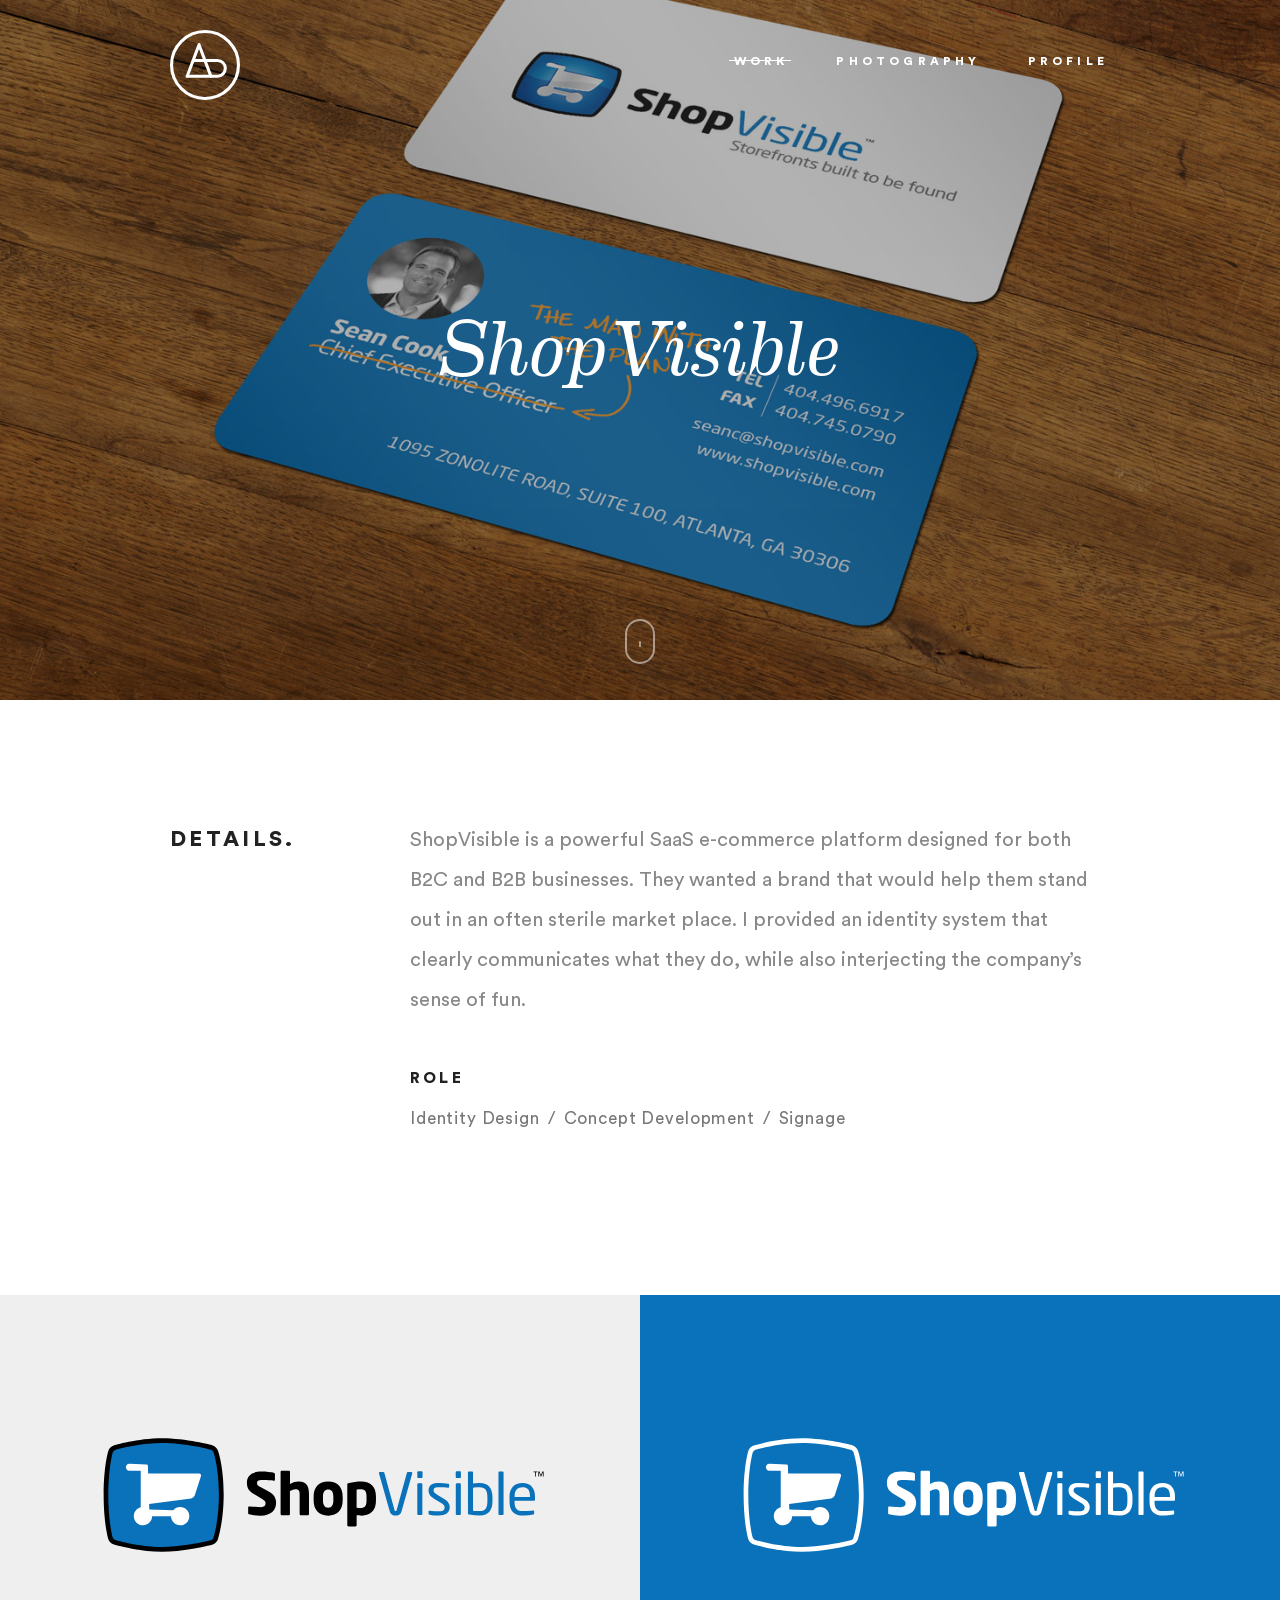
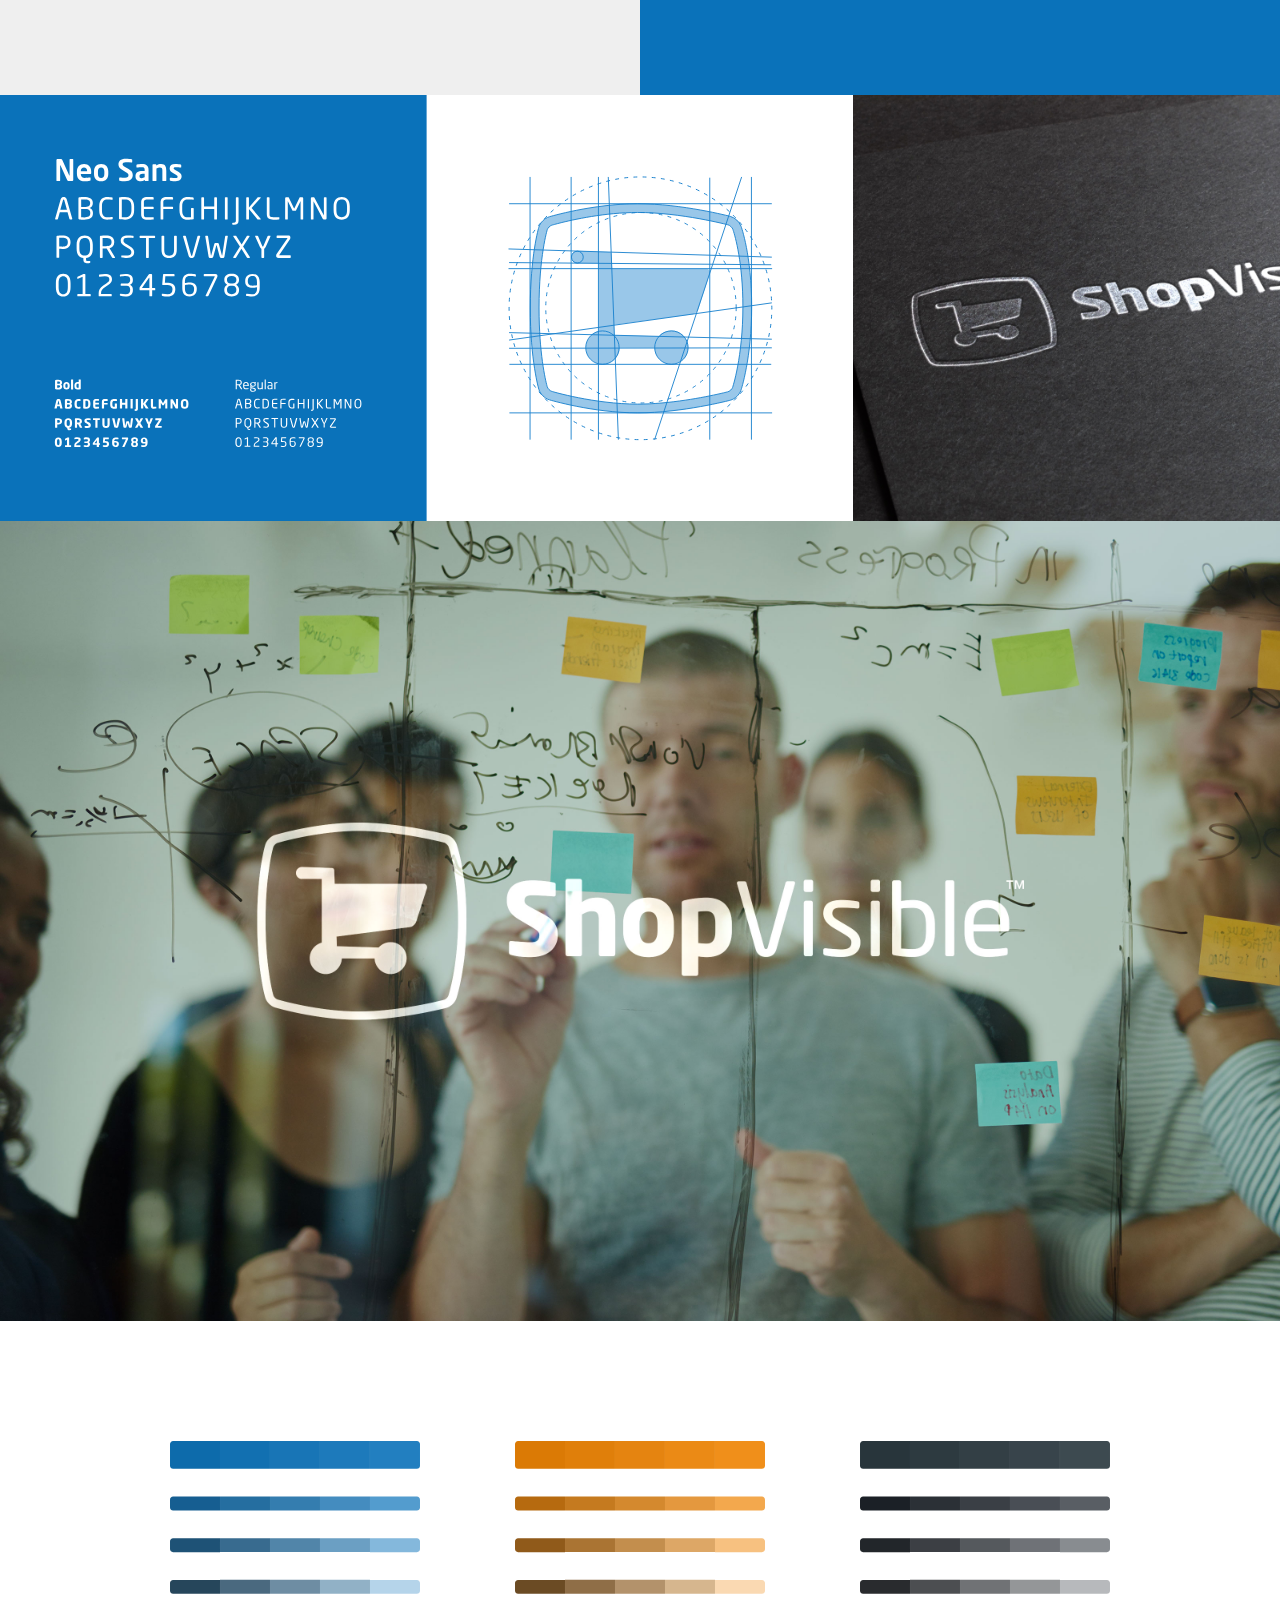
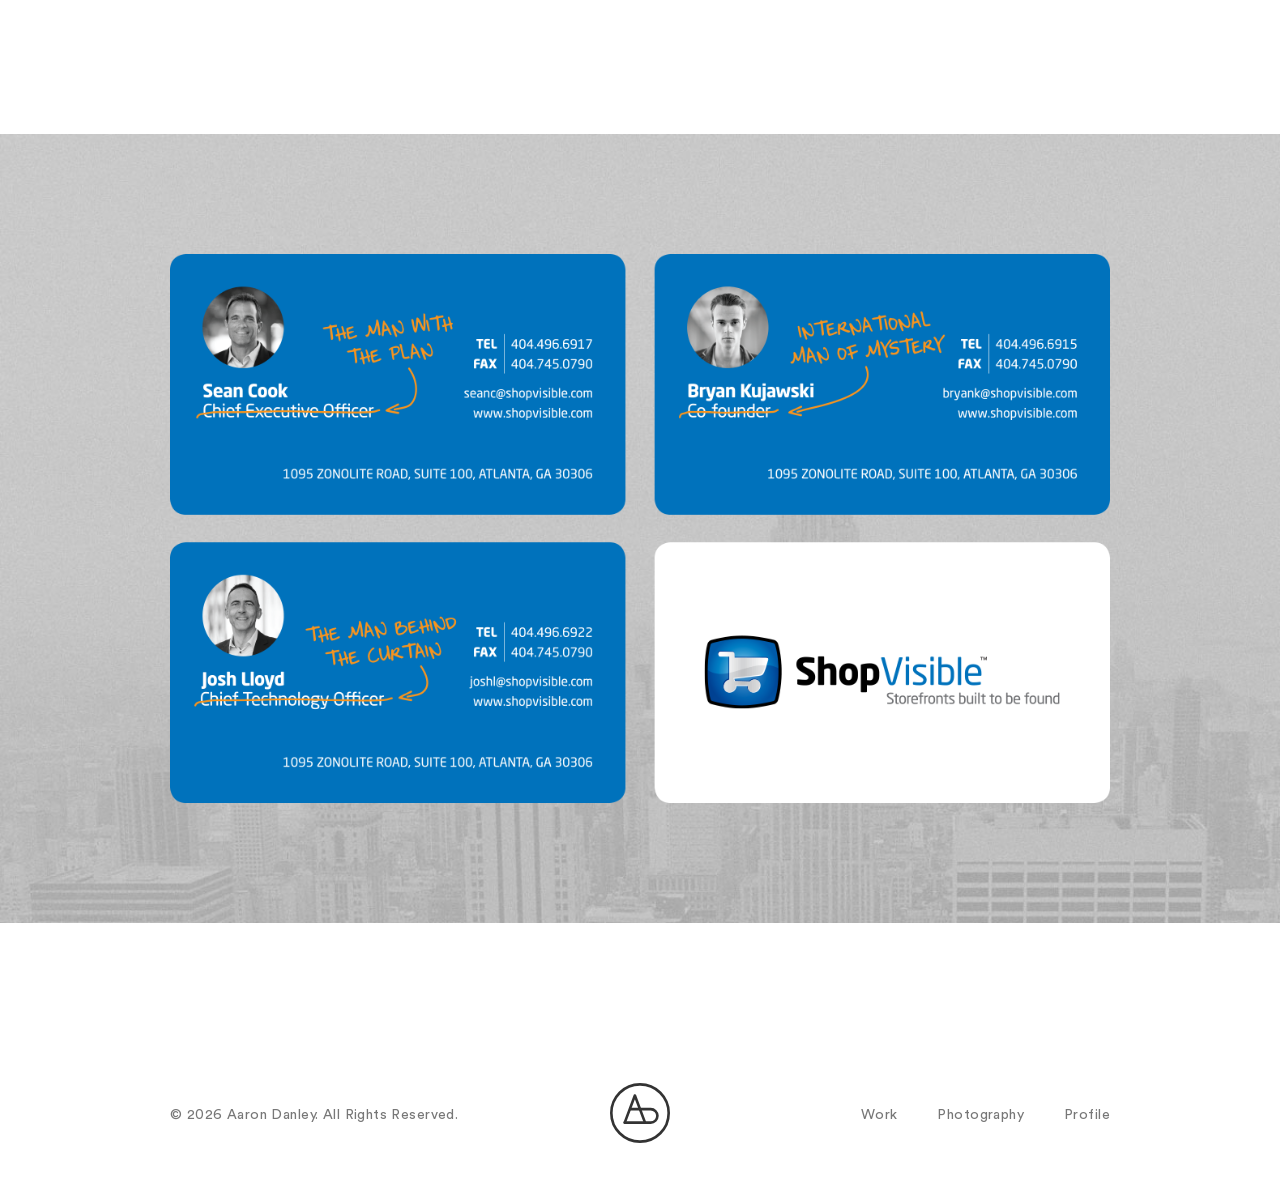
<file: shopvisible/index.html>
<!doctype html>
<html lang="en">
<head>
    <meta charset="utf-8">
    <meta http-equiv="x-ua-compatible" content="ie=edge">
    <title>ShopVisible | Aaron Danley</title>
    <meta name="description" content="Hello, I’m Aaron Danley, a multidisciplinary designer originally from St. Paul, Minnesota. Currently, I live and work in Atlanta, Georgia.">
    <meta name="viewport" content="width=device-width, initial-scale=1">

    <link rel="apple-touch-icon-precomposed" sizes="57x57" href="../images/favicons/apple-touch-icon-57x57.png">
    <link rel="apple-touch-icon-precomposed" sizes="114x114" href="../images/favicons/apple-touch-icon-114x114.png">
    <link rel="apple-touch-icon-precomposed" sizes="72x72" href="../images/favicons/apple-touch-icon-72x72.png">
    <link rel="apple-touch-icon-precomposed" sizes="144x144" href="../images/favicons/apple-touch-icon-144x144.png">
    <link rel="apple-touch-icon-precomposed" sizes="60x60" href="../images/favicons/apple-touch-icon-60x60.png">
    <link rel="apple-touch-icon-precomposed" sizes="120x120" href="../images/favicons/apple-touch-icon-120x120.png">
    <link rel="apple-touch-icon-precomposed" sizes="76x76" href="../images/favicons/apple-touch-icon-76x76.png">
    <link rel="apple-touch-icon-precomposed" sizes="152x152" href="../images/favicons/apple-touch-icon-152x152.png">
    <link rel="icon" type="image/png" href="../images/favicons/favicon-196x196.png" sizes="196x196">
    <link rel="icon" type="image/png" href="../images/favicons/favicon-96x96.png" sizes="96x96">
    <link rel="icon" type="image/png" href="../images/favicons/favicon-32x32.png" sizes="32x32">
    <link rel="icon" type="image/png" href="../images/favicons/favicon-16x16.png" sizes="16x16">
    <link rel="icon" type="image/png" href="../images/favicons/favicon-128x128.png" sizes="128x128">
    <meta name="application-name" content="Aaron Danley">
    <meta name="msapplication-TileColor" content="#FFFFFF">
    <meta name="msapplication-TileImage" content="../images/favicons/mstile-144x144.png">
    <meta name="msapplication-square70x70logo" content="../images/favicons/mstile-70x70.png">
    <meta name="msapplication-square150x150logo" content="../images/favicons/mstile-150x150.png">
    <meta name="msapplication-wide310x150logo" content="../images/favicons/mstile-310x150.png">
    <meta name="msapplication-square310x310logo" content="../images/favicons/mstile-310x310.png">
    
    <link rel="stylesheet" href="https://unpkg.com/aos@next/dist/aos.css">
    <link rel="stylesheet" href="../css/magnific-video-popup.css">
    <link rel="stylesheet" href="../css/flickity.css">
    <link rel="stylesheet" href="../css/styles-2019-02-22.css">

    <script>
      (function(i,s,o,g,r,a,m){i['GoogleAnalyticsObject']=r;i[r]=i[r]||function(){
      (i[r].q=i[r].q||[]).push(arguments)},i[r].l=1*new Date();a=s.createElement(o),
      m=s.getElementsByTagName(o)[0];a.async=1;a.src=g;m.parentNode.insertBefore(a,m)
      })(window,document,'script','https://www.google-analytics.com/analytics.js','ga');

      ga('create', 'UA-88749203-1', 'auto');
      ga('send', 'pageview');

    </script>
</head>
<body>

<div id="logo-container">
    <svg class="large-logo logo-fade-out" version="1.1" id="Layer_1" xmlns="http://www.w3.org/2000/svg" xmlns:xlink="http://www.w3.org/1999/xlink" x="0px" y="0px"
       viewBox="0 0 639 639" style="enable-background:new 0 0 639 639;" xml:space="preserve">
        <polyline class="logo-two" points="373,422 265,134 157,422 "/>
        <circle class="logo-three" cx="319.5" cy="319.5" r="305.5" />
        <path class="logo-one" d="M157,422c0,0,276,0,276,0c39.8,0,72-32.2,72-72s-32.2-72-72-72h0c0,0-216,0-216,0"/>
    </svg>
</div>

<nav>
    <div class="container">
        <div class="row">
            <div class="col-03">
                <a class="fade-out" href="../">
                    <svg version="1.1" xmlns:xlink="http://www.w3.org/1999/xlink" x="0px" y="0px" viewBox="0 0 639 639">
                        <polyline points="373,422 265,134 157,422 "/>
                        <circle cx="319.5" cy="319.5" r="305.5" />
                        <path d="M157,422c0,0,276,0,276,0c39.8,0,72-32.2,72-72s-32.2-72-72-72h0c0,0-216,0-216,0"/>
                    </svg>
                </a>
            </div>
            <div class="col-09">
                <ul>
                    <li class="active"><a class="fade-out" href="../"><span>Work</span></a></li>
                    <li class="inactive"><a class="fade-out" href="../photography"><span>Photography</span></a></li>
                    <li class="inactive"><a class="fade-out" href="../profile"><span>Profile</span></a></li>
                </ul>
            </div>
        </div>
    </div>
</nav>

<header id="project" data-parallax="scroll" data-image-src="../images/work/shopvisible/header-shopvisible-02.jpg">
    <div id="name">
        <div class="container">
            <div class="row">
                <div class="col-12">
                    <h1 data-aos="fade-up" data-aos-delay="3000" data-aos-duration="1500" data-aos-once="true">
                        ShopVisible
                    </h1>
                </div>
            </div>
        </div>
    </div>
    <div class="container">
        <div class="row">
            <div class="scroll-down-wrap no-border" style="transform: translateY(0px);">
                <a href="#intro" class="section-down-arrow ">
                    <svg class="nectar-scroll-icon" viewBox="0 0 30 45" enable-background="new 0 0 30 45">
                        <path class="nectar-scroll-icon-path" fill="none" stroke="#ffffff" stroke-width="2" stroke-miterlimit="10" d="M15,1.118c12.352,0,13.967,12.88,13.967,12.88v18.76  c0,0-1.514,11.204-13.967,11.204S0.931,32.966,0.931,32.966V14.05C0.931,14.05,2.648,1.118,15,1.118z"></path>
                    </svg>
                </a>
            </div>
        </div>
    </div>
</header>

<article id="intro">
    <div class="container">
        <div class="row">
            <div class="col-03">
                <h2 data-aos="fade-in" data-aos-offset="150" data-aos-duration="1000" data-aos-once="true">Details.</h2>
            </div>
            <div class="col-09">
                <p data-aos="fade-in" data-aos-offset="150" data-aos-duration="1000" data-aos-once="true">
                    ShopVisible is a powerful SaaS e-commerce platform designed for both B2C and B2B businesses. They wanted a brand that would help them stand out in an often sterile market place. I provided an identity system that clearly communicates what they do, while also interjecting the company’s sense of fun.
                </p>
                <h4 data-aos="fade-in" data-aos-duration="1000" data-aos-once="true">Role</h4>
                <ul data-aos="fade-in" data-aos-duration="1000" data-aos-once="true">
                    <li>Identity Design</li>
                    <li>/</li>
                    <li>Concept Development</li>
                    <li>/</li>
                    <li>Signage</li>
                </ul>
            </div>
        </div>    
    </div>
</article>

<section data-aos="fade-in" data-aos-offset="250" data-aos-duration="1000" data-aos-once="true">
    <div class="flex">
        <div class="col-50">
            <svg version="1.1" id="Layer_1" xmlns="http://www.w3.org/2000/svg" xmlns:xlink="http://www.w3.org/1999/xlink" x="0px" y="0px" viewBox="0 0 1600 1000" enable-background="new 0 0 1600 1000" xml:space="preserve">
            <rect fill="#EFEFEF" width="1600" height="1000"></rect>
            <g>
                <path fill="#0A72BA" d="M538.9,389.8c-1.6-4.1-6.2-8.5-10.6-9.6c0,0-64.7-17-124.1-17c-59.5,0-118,17.5-118,17.5
                    c-4.3,1.3-8.8,5.8-10.1,10c0,0-11.4,37.4-11.4,107.9s11.4,108.7,11.4,108.7c1.3,4.3,5.8,8.8,10,10c0,0,58.6,17.5,118,17.5
                    c59.5,0,124.1-17,124.1-17c4.3-1.2,8.9-5.4,10.4-9.7c0,0,14.2-42.3,14.2-111.2C552.9,428.1,538.9,389.8,538.9,389.8z"></path>
                <path d="M670.7,490.5l-18.5-10c-7.8-4.1-9.7-6.1-9.7-10.1c0-5.2,3-7.6,11.3-7.6c9.8,0,26.7,1.3,30.7,1.6c0.1,0,0.3,0,0.3,0
                    c1.9,0,2.5-1.2,2.5-2.5v-14.6c0-1.6-1-2.3-2.2-2.6c-5.6-1.4-20.2-3.2-30.7-3.2c-28.1,0-37.1,12.3-37.1,28.2
                    c0,10.6,3.6,19.7,17.1,27.7l19.9,11.9c7.5,4.5,9.6,6.9,9.6,11c0,7-2.8,10.1-12.9,10.1c-5.7,0-21.6-1.2-27.6-1.7c-0.1,0-0.3,0-0.4,0
                    c-1.4,0-2.6,0.8-2.6,2.7v14.2c0,1.6,1.4,2.5,2.8,2.8c7.4,1.9,15.9,3.2,27.4,3.2c29.4,0,39.6-16.4,39.6-31.7
                    C690.3,508.2,685.8,498.6,670.7,490.5z"></path>
                <path d="M747.1,466.2c-8.7,0-14.8,1.7-22.1,6.5v-30.5c0-1.6-1.3-2.8-2.8-2.8h-17.9c-1.6,0-2.8,1.3-2.8,2.8v105.2
                    c0,1.6,1.4,3.1,3.1,3.1H722c1.6,0,2.8-1.4,2.8-3.1v-57.1c4.9-2.6,9.4-4.7,13.6-4.7c8.8,0,10.7,3.4,10.7,13.5v48.3
                    c0,1.6,1.3,3.1,2.8,3.1h17.5c1.6,0,3.1-1.4,3.1-3.1V499C772.7,480.8,768.1,466.2,747.1,466.2z"></path>
                <path d="M820.5,466.2c-23.4,0-36.4,14.6-36.4,37.7v10.1c0,23,12.9,37.7,36.4,37.7s36.2-14.6,36.2-37.7v-10.1
                    C856.7,480.8,844,466.2,820.5,466.2z M833.4,514c0,11.8-4.5,17.9-12.9,17.9s-13.1-6.1-13.1-17.9v-10.1c0-11.8,4.7-17.7,13.1-17.7
                    s12.9,6,12.9,17.7V514z"></path>
                <path d="M903.5,466.2c-11.1,0-22.6,1.7-30.8,3.8c-3.9,0.9-4.5,1.9-4.5,4.1v101.6c0,1.6,1.4,2.8,3.1,2.8h17.5c1.6,0,2.8-1.3,2.8-2.8
                    v-25.1c4.1,0.5,8.9,1,11.9,1c24.5,0,36.4-14.4,36.4-37.1v-11.3C939.9,479.9,927,466.2,903.5,466.2z M916.3,514.6
                    c0,10.1-2.6,17.9-12.9,17.9c-3.5,0-8.4-0.4-11.9-0.9v-45.2c2.7-0.4,7.1-0.8,11.9-0.8c10.4,0,12.9,7.4,12.9,17.7V514.6z"></path>
                <path fill="#0A72BA" d="M1028.1,442.7h-8.5c-1.2,0-2.2,1-2.5,2.2l-25.4,92.3c-0.5,2.1-1.3,3.1-2.7,3.1c-1.6,0-2.3-1-2.8-3.1
                    L961,444.9c-0.3-1.2-1.4-2.2-2.6-2.2H950c-1.4,0-2.6,1-2.6,2.5c0,0.3,0,0.5,0.1,0.9l26.8,94.3c2.6,9.2,9.4,11,14.8,11
                    c5.6,0,12.2-1.9,14.8-11l26.7-94.3c0.1-0.3,0.1-0.5,0.1-0.9C1030.6,443.8,1029.6,442.7,1028.1,442.7z"></path>
                <path fill="#0A72BA" d="M1053.1,470.7h-7c-1.6,0-2.8,1.3-2.8,2.8v73.9c0,1.6,1.3,2.8,2.8,2.8h7c1.6,0,2.8-1.3,2.8-2.8v-73.9
                    C1056.1,472,1054.8,470.7,1053.1,470.7z"></path>
                <path fill="#0A72BA" d="M1053.5,440.5h-7.4c-1.6,0-2.8,1.3-2.8,2.8V455c0,1.6,1.3,2.8,2.8,2.8h7.4c1.6,0,2.8-1.3,2.8-2.8v-11.6
                    C1056.3,441.8,1055.1,440.5,1053.5,440.5z"></path>
                <path fill="#0A72BA" d="M1108.4,508.5l-14.4-8.5c-6.6-3.9-10-6.6-10-11c0-7.4,5.3-8.4,13.5-8.4c8.2,0,17.3,0.8,22.5,1.2
                    c0.1,0,0.3,0,0.4,0c1.4,0,2.5-0.8,2.5-2.5v-4.8c0-1.6-0.9-2.6-2.7-2.8c-6.9-1.2-14.5-1.9-22.6-1.9c-14.9,0-26.3,4.1-26.3,19.3
                    c0,9.2,6,15.4,14.8,20.7l14.6,8.7c8.3,4.9,10.9,7.6,10.9,12c0,7.8-4.9,10.2-14.4,10.2c-5.2,0-15.8-0.8-22.8-1.6c-0.1,0-0.3,0-0.5,0
                    c-1.4,0-2.6,0.9-2.6,2.2v5c0,1.6,1.2,2.5,3.1,2.8c7.1,1.7,17.5,2.2,22.9,2.2c16.2,0,27-6.2,27-21
                    C1124.3,521.8,1120.4,515.6,1108.4,508.5z"></path>
                <path fill="#0A72BA" d="M1149.5,440.5h-7.4c-1.6,0-2.8,1.3-2.8,2.8V455c0,1.6,1.3,2.8,2.8,2.8h7.4c1.6,0,2.8-1.3,2.8-2.8v-11.6
                    C1152.4,441.8,1151.1,440.5,1149.5,440.5z"></path>
                <path fill="#0A72BA" d="M1149.3,470.7h-7c-1.6,0-2.8,1.3-2.8,2.8v73.9c0,1.6,1.3,2.8,2.8,2.8h7c1.6,0,2.8-1.3,2.8-2.8v-73.9
                    C1152.1,472,1150.8,470.7,1149.3,470.7z"></path>
                <path fill="#0A72BA" d="M1199.6,469.7c-4.7,0-11.4,0.4-17,1.4v-26.9c0-1.6-1.3-2.7-2.7-2.7h-7.4c-1.6,0-2.6,1.3-2.6,2.7v101.4
                    c0,2.1,0.4,2.8,3,3.4c8.9,1.7,18,2.5,26.7,2.5c21.7,0,31.6-14.1,31.6-35.8v-10.4C1231.2,482.5,1220.7,469.7,1199.6,469.7z
                     M1218.5,515.6c0,15.8-4.5,24.6-18.9,24.6c-4.9,0-12-0.4-17-0.9v-57.5c4.8-0.9,12.4-1,17-1c14.2,0,18.9,8.8,18.9,24.3V515.6z"></path>
                <path fill="#0A72BA" d="M1256.3,441.4h-7.5c-1.6,0-2.6,1.3-2.6,2.7v103.3c0,1.6,1.2,2.8,2.6,2.8h7.5c1.6,0,2.6-1.4,2.6-2.8V444.2
                    C1258.9,442.6,1257.7,441.4,1256.3,441.4z"></path>
                <path fill="#0A72BA" d="M1306,469.7c-20.7,0-32.2,13.2-32.2,33.9v13.1c0,26.9,16.2,34.8,32.9,34.8c9.7,0,17.7-0.9,25.9-2.5
                    c2.3-0.4,2.8-1.4,2.8-3.4v-4.9c0-1.4-1.2-2.1-2.3-2.1c-0.3,0-0.4,0-0.8,0c-6.7,1-17.3,1.6-25.8,1.6c-13.3,0-20.2-6.3-20.2-23.6
                    v-2.1h48.5c1.7,0,2.7-1.3,2.7-3.2v-7.8C1337.8,483,1327,469.7,1306,469.7z M1325,504.9h-38.4v-1.3c0-15.7,7-22.8,19.4-22.8
                    c12.8,0,19,6.3,19,22.8V504.9z"></path>
                <polygon points="1333.9,443.4 1337.7,443.4 1337.7,453.5 1339.6,453.5 1339.6,443.4 1343.5,443.4 1343.5,441.4 1333.9,441.4    "></polygon>
                <polygon points="1356,441.4 1352.4,450.6 1348.9,441.4 1345.8,441.4 1345.8,453.5 1347.7,453.5 1347.7,443.4 1347.7,443.4 
                    1351.8,453.5 1353.1,453.5 1357.1,443.4 1357.1,443.4 1357.1,453.5 1359,453.5 1359,441.4  "></polygon>
                <path d="M530.2,375.5c-0.3,0-65.1-17.1-125.6-17.2c-60.6,0-119.4,17.7-119.8,17.7c-3.4,1-6.2,3-8.7,5.4c-2.3,2.5-4.4,5.2-5.4,8.5
                    c-0.1,0.5-11.6,38.6-11.6,109.6c0,71.2,11.5,109.9,11.6,110.4c1,3.4,3,6.2,5.4,8.7c2.5,2.3,5.2,4.4,8.7,5.4
                    c0.3,0.1,59.1,17.7,119.8,17.7c60.6,0,125.4-17.1,125.6-17.2c3.5-0.9,6.3-2.8,8.8-5c2.5-2.3,4.5-5,5.7-8.4
                    c0.1-0.5,14.5-43.3,14.5-113.1S545,389.2,544.8,388.7C542.3,382.3,537,377.5,530.2,375.5z M547.3,498.1c0,34-3.5,61.5-7,80.4
                    c-1.8,9.4-3.5,16.7-4.8,21.6c-0.6,2.5-1.2,4.3-1.6,5.6c-0.4,1.2-0.5,1.8-0.5,1.8c-0.3,0.8-1.2,2.3-2.5,3.5s-2.8,2.1-3.8,2.3
                    c0,0-3.9,1-10.9,2.6c-20.7,4.8-67.9,14.2-111.8,14.1c-29.1,0-58.4-4.3-80.2-8.7c-10.9-2.2-20.1-4.3-26.4-6
                    c-6.3-1.6-9.8-2.7-9.8-2.7c-0.8-0.3-2.3-1.2-3.6-2.5c-1.3-1.2-2.2-2.7-2.5-3.6c0,0-0.1-0.5-0.4-1.6c-2.1-7.9-10.7-44.3-10.7-105.3
                    c0-34.9,2.8-61.6,5.6-79.4c1.4-8.9,2.8-15.7,3.9-20.2c0.5-2.2,0.9-3.9,1.3-5c0.3-1,0.4-1.6,0.4-1.6c0.3-0.8,1.2-2.3,2.5-3.6
                    c1.3-1.3,2.8-2.2,3.6-2.5c0,0,3.5-1,9.8-2.7c19-4.9,62.8-14.6,106.5-14.6c29.1,0,59.9,4.1,83.3,8.4c11.6,2.1,21.5,4.1,28.5,5.8
                    c6.9,1.6,10.9,2.6,10.9,2.6c1.9,0.3,6.1,4,6.5,5.8c0,0,0.1,0.5,0.5,1.6C536.7,402.2,547.3,438.5,547.3,498.1z"></path>
                <path fill="#FFFFFF" d="M497.5,446.2H370.3l-0.6-19.2c0-1.9-1.2-3.5-3.5-3.5l0,0L324,422h-0.1h-0.3h-0.4l0,0
                    c-4.8,0.1-8.4,3.9-8.4,8.7c0,4.7,3.6,8.5,8.4,8.7v-0.3h0.5l0,0l0,0l28.1,0.1v91.6c-9.6,2.5-17.3,11.5-17.3,22.3
                    c0,12.7,10.4,22.8,23,22.8c12.4,0,22.6-10.6,22.9-22.5h47.1c0.3,11.9,10.5,22.5,22.9,22.5c12.7,0,22.9-10.2,22.9-22.9
                    c0-12.7-10.2-22.9-22.9-22.9c-6.9,0-12.9,3-17.1,7.8l-60-1.9l-0.5-13.8l104.9-13.6c3.9-0.5,8-4,9.3-7.8l15.3-47.6
                    C503.6,449.5,501.4,446.2,497.5,446.2z"></path>
            </g>
            </svg>
        </div>
        <div class="col-50">
            <svg version="1.1" id="Layer_1" xmlns="http://www.w3.org/2000/svg" xmlns:xlink="http://www.w3.org/1999/xlink" x="0px" y="0px" viewBox="0 0 1600 1000" enable-background="new 0 0 1600 1000" xml:space="preserve">
            <rect fill="#0A72BA" width="1600" height="1000"></rect>
            <g>
                <path fill="#FFFFFF" d="M670.7,490.5l-18.5-10c-7.8-4.1-9.7-6.1-9.7-10.1c0-5.2,3-7.6,11.3-7.6c9.8,0,26.7,1.3,30.7,1.6
                    c0.1,0,0.3,0,0.3,0c1.9,0,2.5-1.2,2.5-2.5v-14.6c0-1.6-1-2.3-2.2-2.6c-5.6-1.4-20.2-3.2-30.7-3.2c-28.1,0-37.1,12.3-37.1,28.2
                    c0,10.6,3.6,19.7,17.1,27.7l19.9,11.9c7.5,4.5,9.6,6.9,9.6,11c0,7-2.8,10.1-12.9,10.1c-5.7,0-21.6-1.2-27.6-1.7c-0.1,0-0.3,0-0.4,0
                    c-1.4,0-2.6,0.8-2.6,2.7v14.2c0,1.6,1.4,2.5,2.8,2.8c7.4,1.9,15.9,3.2,27.4,3.2c29.4,0,39.6-16.4,39.6-31.7
                    C690.3,508.2,685.8,498.6,670.7,490.5z"></path>
                <path fill="#FFFFFF" d="M747.1,466.2c-8.7,0-14.8,1.7-22.1,6.5v-30.5c0-1.6-1.3-2.8-2.8-2.8h-17.9c-1.6,0-2.8,1.3-2.8,2.8v105.2
                    c0,1.6,1.4,3.1,3.1,3.1H722c1.6,0,2.8-1.4,2.8-3.1v-57.1c4.9-2.6,9.4-4.7,13.6-4.7c8.8,0,10.7,3.4,10.7,13.5v48.3
                    c0,1.6,1.3,3.1,2.8,3.1h17.5c1.6,0,3.1-1.4,3.1-3.1V499C772.7,480.8,768.1,466.2,747.1,466.2z"></path>
                <path fill="#FFFFFF" d="M820.5,466.2c-23.4,0-36.4,14.6-36.4,37.7v10.1c0,23,12.9,37.7,36.4,37.7s36.2-14.6,36.2-37.7v-10.1
                    C856.7,480.8,844,466.2,820.5,466.2z M833.4,514c0,11.8-4.5,17.9-12.9,17.9s-13.1-6.1-13.1-17.9v-10.1c0-11.8,4.7-17.7,13.1-17.7
                    s12.9,6,12.9,17.7V514z"></path>
                <path fill="#FFFFFF" d="M903.5,466.2c-11.1,0-22.6,1.7-30.8,3.8c-3.9,0.9-4.5,1.9-4.5,4.1v101.6c0,1.6,1.4,2.8,3.1,2.8h17.5
                    c1.6,0,2.8-1.3,2.8-2.8v-25.1c4.1,0.5,8.9,1,11.9,1c24.5,0,36.4-14.4,36.4-37.1v-11.3C939.9,479.9,927,466.2,903.5,466.2z
                     M916.3,514.6c0,10.1-2.6,17.9-12.9,17.9c-3.5,0-8.4-0.4-11.9-0.9v-45.2c2.7-0.4,7.1-0.8,11.9-0.8c10.4,0,12.9,7.4,12.9,17.7V514.6
                    z"></path>
                <path fill="#FFFFFF" d="M1028.1,442.7h-8.5c-1.2,0-2.2,1-2.5,2.2l-25.4,92.3c-0.5,2.1-1.3,3.1-2.7,3.1c-1.6,0-2.3-1-2.8-3.1
                    L961,444.9c-0.3-1.2-1.4-2.2-2.6-2.2H950c-1.4,0-2.6,1-2.6,2.5c0,0.3,0,0.5,0.1,0.9l26.8,94.3c2.6,9.2,9.4,11,14.8,11
                    c5.6,0,12.2-1.9,14.8-11l26.7-94.3c0.1-0.3,0.1-0.5,0.1-0.9C1030.6,443.8,1029.6,442.7,1028.1,442.7z"></path>
                <path fill="#FFFFFF" d="M1053.1,470.7h-7c-1.6,0-2.8,1.3-2.8,2.8v73.9c0,1.6,1.3,2.8,2.8,2.8h7c1.6,0,2.8-1.3,2.8-2.8v-73.9
                    C1056.1,472,1054.8,470.7,1053.1,470.7z"></path>
                <path fill="#FFFFFF" d="M1053.5,440.5h-7.4c-1.6,0-2.8,1.3-2.8,2.8V455c0,1.6,1.3,2.8,2.8,2.8h7.4c1.6,0,2.8-1.3,2.8-2.8v-11.6
                    C1056.3,441.8,1055.1,440.5,1053.5,440.5z"></path>
                <path fill="#FFFFFF" d="M1108.4,508.5l-14.4-8.5c-6.6-3.9-10-6.6-10-11c0-7.4,5.3-8.4,13.5-8.4c8.2,0,17.3,0.8,22.5,1.2
                    c0.1,0,0.3,0,0.4,0c1.4,0,2.5-0.8,2.5-2.5v-4.8c0-1.6-0.9-2.6-2.7-2.8c-6.9-1.2-14.5-1.9-22.6-1.9c-14.9,0-26.3,4.1-26.3,19.3
                    c0,9.2,6,15.4,14.8,20.7l14.6,8.7c8.3,4.9,10.9,7.6,10.9,12c0,7.8-4.9,10.2-14.4,10.2c-5.2,0-15.8-0.8-22.8-1.6c-0.1,0-0.3,0-0.5,0
                    c-1.4,0-2.6,0.9-2.6,2.2v5c0,1.6,1.2,2.5,3.1,2.8c7.1,1.7,17.5,2.2,22.9,2.2c16.2,0,27-6.2,27-21
                    C1124.3,521.8,1120.4,515.6,1108.4,508.5z"></path>
                <path fill="#FFFFFF" d="M1149.5,440.5h-7.4c-1.6,0-2.8,1.3-2.8,2.8V455c0,1.6,1.3,2.8,2.8,2.8h7.4c1.6,0,2.8-1.3,2.8-2.8v-11.6
                    C1152.4,441.8,1151.1,440.5,1149.5,440.5z"></path>
                <path fill="#FFFFFF" d="M1149.3,470.7h-7c-1.6,0-2.8,1.3-2.8,2.8v73.9c0,1.6,1.3,2.8,2.8,2.8h7c1.6,0,2.8-1.3,2.8-2.8v-73.9
                    C1152.1,472,1150.8,470.7,1149.3,470.7z"></path>
                <path fill="#FFFFFF" d="M1199.6,469.7c-4.7,0-11.4,0.4-17,1.4v-26.9c0-1.6-1.3-2.7-2.7-2.7h-7.4c-1.6,0-2.6,1.3-2.6,2.7v101.4
                    c0,2.1,0.4,2.8,3,3.4c8.9,1.7,18,2.5,26.7,2.5c21.7,0,31.6-14.1,31.6-35.8v-10.4C1231.2,482.5,1220.7,469.7,1199.6,469.7z
                     M1218.5,515.6c0,15.8-4.5,24.6-18.9,24.6c-4.9,0-12-0.4-17-0.9v-57.5c4.8-0.9,12.4-1,17-1c14.2,0,18.9,8.8,18.9,24.3V515.6z"></path>
                <path fill="#FFFFFF" d="M1256.3,441.4h-7.5c-1.6,0-2.6,1.3-2.6,2.7v103.3c0,1.6,1.2,2.8,2.6,2.8h7.5c1.6,0,2.6-1.4,2.6-2.8V444.2
                    C1258.9,442.6,1257.7,441.4,1256.3,441.4z"></path>
                <path fill="#FFFFFF" d="M1306,469.7c-20.7,0-32.2,13.2-32.2,33.9v13.1c0,26.9,16.2,34.8,32.9,34.8c9.7,0,17.7-0.9,25.9-2.5
                    c2.3-0.4,2.8-1.4,2.8-3.4v-4.9c0-1.4-1.2-2.1-2.3-2.1c-0.3,0-0.4,0-0.8,0c-6.7,1-17.3,1.6-25.8,1.6c-13.3,0-20.2-6.3-20.2-23.6
                    v-2.1h48.5c1.7,0,2.7-1.3,2.7-3.2v-7.8C1337.8,483,1327,469.7,1306,469.7z M1325,504.9h-38.4v-1.3c0-15.7,7-22.8,19.4-22.8
                    c12.8,0,19,6.3,19,22.8V504.9z"></path>
                <polygon fill="#FFFFFF" points="1333.9,443.4 1337.7,443.4 1337.7,453.5 1339.6,453.5 1339.6,443.4 1343.5,443.4 1343.5,441.4 
                    1333.9,441.4    "></polygon>
                <polygon fill="#FFFFFF" points="1356,441.4 1352.4,450.6 1348.9,441.4 1345.8,441.4 1345.8,453.5 1347.7,453.5 1347.7,443.4 
                    1347.7,443.4 1351.8,453.5 1353.1,453.5 1357.1,443.4 1357.1,443.4 1357.1,453.5 1359,453.5 1359,441.4     "></polygon>
                <path fill="#FFFFFF" d="M530.2,375.5c-0.3,0-65.1-17.1-125.6-17.2c-60.6,0-119.4,17.7-119.8,17.7c-3.4,1-6.2,3-8.7,5.4
                    c-2.3,2.5-4.4,5.2-5.4,8.5c-0.1,0.5-11.6,38.6-11.6,109.6c0,71.2,11.5,109.9,11.6,110.4c1,3.4,3,6.2,5.4,8.7
                    c2.5,2.3,5.2,4.4,8.7,5.4c0.3,0.1,59.1,17.7,119.8,17.7c60.6,0,125.4-17.1,125.6-17.2c3.5-0.9,6.3-2.8,8.8-5c2.5-2.3,4.5-5,5.7-8.4
                    c0.1-0.5,14.5-43.3,14.5-113.1S545,389.2,544.8,388.7C542.3,382.3,537,377.5,530.2,375.5z M547.3,498.1c0,34-3.5,61.5-7,80.4
                    c-1.8,9.4-3.5,16.7-4.8,21.6c-0.6,2.5-1.2,4.3-1.6,5.6c-0.4,1.2-0.5,1.8-0.5,1.8c-0.3,0.8-1.2,2.3-2.5,3.5s-2.8,2.1-3.8,2.3
                    c0,0-3.9,1-10.9,2.6c-20.7,4.8-67.9,14.2-111.8,14.1c-29.1,0-58.4-4.3-80.2-8.7c-10.9-2.2-20.1-4.3-26.4-6
                    c-6.3-1.6-9.8-2.7-9.8-2.7c-0.8-0.3-2.3-1.2-3.6-2.5c-1.3-1.2-2.2-2.7-2.5-3.6c0,0-0.1-0.5-0.4-1.6c-2.1-7.9-10.7-44.3-10.7-105.3
                    c0-34.9,2.8-61.6,5.6-79.4c1.4-8.9,2.8-15.7,3.9-20.2c0.5-2.2,0.9-3.9,1.3-5c0.3-1,0.4-1.6,0.4-1.6c0.3-0.8,1.2-2.3,2.5-3.6
                    c1.3-1.3,2.8-2.2,3.6-2.5c0,0,3.5-1,9.8-2.7c19-4.9,62.8-14.6,106.5-14.6c29.1,0,59.9,4.1,83.3,8.4c11.6,2.1,21.5,4.1,28.5,5.8
                    c6.9,1.6,10.9,2.6,10.9,2.6c1.9,0.3,6.1,4,6.5,5.8c0,0,0.1,0.5,0.5,1.6C536.7,402.2,547.3,438.5,547.3,498.1z"></path>
                <path fill="#FFFFFF" d="M497.5,446.2H370.3l-0.6-19.2c0-1.9-1.2-3.5-3.5-3.5l0,0L324,422h-0.1h-0.3h-0.4l0,0
                    c-4.8,0.1-8.4,3.9-8.4,8.7c0,4.7,3.6,8.5,8.4,8.7v-0.3h0.5l0,0l0,0l28.1,0.1v91.6c-9.6,2.5-17.3,11.5-17.3,22.3
                    c0,12.7,10.4,22.8,23,22.8c12.4,0,22.6-10.6,22.9-22.5h47.1c0.3,11.9,10.5,22.5,22.9,22.5c12.7,0,22.9-10.2,22.9-22.9
                    c0-12.7-10.2-22.9-22.9-22.9c-6.9,0-12.9,3-17.1,7.8l-60-1.9l-0.5-13.8l104.9-13.6c3.9-0.5,8-4,9.3-7.8l15.3-47.6
                    C503.6,449.5,501.4,446.2,497.5,446.2z"></path>
            </g>
            </svg>
        </div>
    </div>
</section>

<section class="bt-white-mobile" data-aos="fade-in" data-aos-offset="250" data-aos-duration="1000" data-aos-once="true">
    <div class="flex">
        <div class="col-33">
            <svg version="1.1" id="Layer_1" xmlns="http://www.w3.org/2000/svg" xmlns:xlink="http://www.w3.org/1999/xlink" x="0px" y="0px"
                 viewBox="0 0 1000 1000" enable-background="new 0 0 1000 1000" xml:space="preserve">
            <g>
                <g>
                    <rect fill="#0A72BA" width="1000" height="1000"/>
                </g>
            </g>
            <g>
                <path fill="#FFFFFF" d="M136.2,690.4c-2,0-4.3-0.1-5.5-0.4c-1.2-0.2-1.7-0.6-1.7-1.9v-18.2c0-1.3,0.4-1.8,1.6-1.9
                    c1-0.2,3.5-0.3,5.4-0.3c5.7,0,9.5,1.5,9.5,6.3v0.5c0,2-0.9,3.6-2.5,4.4c1.6,0.8,2.7,2.4,2.7,4.4v0.5
                    C145.7,688.9,141.4,690.4,136.2,690.4z M140.6,674.1c0-1.7-1.1-2.4-4.1-2.4c-0.5,0-1.9,0-2.3,0v5.2h3.4c2.4,0,3.1-1.1,3.1-2.4
                    V674.1z M140.7,683.2c0-1.4-0.8-2.7-3.2-2.7h-3.4v5.6c0.5,0,2,0,2.5,0c3.1,0,4.1-1,4.1-2.6V683.2z"/>
                <path fill="#FFFFFF" d="M155.9,690.4c-4.9,0-7.5-3-7.5-7.8v-2.1c0-4.8,2.7-7.8,7.5-7.8s7.5,3,7.5,7.8v2.1
                    C163.4,687.3,160.8,690.4,155.9,690.4z M158.6,680.5c0-2.4-0.9-3.7-2.7-3.7s-2.7,1.2-2.7,3.7v2.1c0,2.4,1,3.7,2.7,3.7
                    s2.7-1.3,2.7-3.7V680.5z"/>
                <path fill="#FFFFFF" d="M170.8,690.1h-3.7c-0.3,0-0.6-0.3-0.6-0.6v-21.8c0-0.3,0.3-0.6,0.6-0.6h3.7c0.3,0,0.6,0.3,0.6,0.6v21.8
                    C171.4,689.8,171.2,690.1,170.8,690.1z"/>
                <path fill="#FFFFFF" d="M188.4,689.6c-1.7,0.4-4.1,0.8-6.4,0.8c-4.9,0-7.5-2.8-7.5-7.7v-2.3c0-4.7,2.5-7.7,7.5-7.7
                    c0.6,0,1.6,0.1,2.5,0.2v-5.2c0-0.3,0.3-0.6,0.6-0.6h3.6c0.3,0,0.6,0.3,0.6,0.6v21C189.3,689.2,189.2,689.4,188.4,689.6z
                     M184.4,676.8c-0.7-0.1-1.7-0.2-2.5-0.2c-2.1,0-2.7,1.6-2.7,3.7v2.3c0,2.1,0.5,3.7,2.7,3.7c1,0,1.9-0.1,2.5-0.2V676.8z"/>
                <path fill="#FFFFFF" d="M146,735.1h-4.2c-0.3,0-0.5-0.2-0.6-0.5l-1.1-4.9H134l-1.1,4.9c-0.1,0.3-0.3,0.5-0.6,0.5h-4.2
                    c-0.3,0-0.5-0.2-0.5-0.5c0,0,0-0.1,0-0.1l4.5-18.6c0.7-2.9,2.9-3.3,5-3.3c2.1,0,4.3,0.5,4.9,3.3l4.5,18.6c0,0.1,0,0.1,0,0.1
                    C146.5,734.9,146.3,735.1,146,735.1z M137.4,717.3c-0.1-0.3-0.1-0.5-0.4-0.5c-0.3,0-0.4,0.2-0.4,0.5l-1.8,8.3h4.5L137.4,717.3z"/>
                <path fill="#FFFFFF" d="M159.3,735.4c-2,0-4.3-0.1-5.5-0.4c-1.2-0.2-1.7-0.6-1.7-1.9v-18.2c0-1.3,0.4-1.8,1.6-1.9
                    c1-0.2,3.5-0.3,5.4-0.3c5.7,0,9.5,1.5,9.5,6.3v0.5c0,2-0.9,3.6-2.5,4.4c1.6,0.8,2.7,2.4,2.7,4.4v0.5
                    C168.8,733.9,164.5,735.4,159.3,735.4z M163.7,719.1c0-1.7-1.1-2.4-4.1-2.4c-0.5,0-1.9,0-2.3,0v5.2h3.4c2.4,0,3.1-1.1,3.1-2.4
                    V719.1z M163.8,728.2c0-1.4-0.8-2.7-3.2-2.7h-3.4v5.6c0.5,0,2,0,2.5,0c3.1,0,4.1-1,4.1-2.6V728.2z"/>
                <path fill="#FFFFFF" d="M188.1,734.9c-0.6,0.2-2.4,0.5-4.5,0.5c-4.6,0-8.9-2.4-8.9-9.5v-3.8c0-7.1,4.3-9.5,8.9-9.5
                    c2.1,0,3.8,0.3,4.5,0.5c0.4,0.1,0.7,0.2,0.7,0.7v2.9c0,0.4-0.2,0.6-0.6,0.6c0,0-0.1,0-0.1,0c-1.1-0.1-2.8-0.2-4.4-0.2
                    c-2.1,0-3.7,1.1-3.7,5.1v3.8c0,4,1.7,5.1,3.7,5.1c1.6,0,3.3-0.2,4.4-0.2c0,0,0.1,0,0.1,0c0.4,0,0.6,0.2,0.6,0.6v2.9
                    C188.7,734.6,188.5,734.7,188.1,734.9z"/>
                <path fill="#FFFFFF" d="M202.3,735.4c-2.5,0-5.2-0.2-6.4-0.5c-0.6-0.1-0.9-0.4-0.9-1V714c0-0.7,0.3-1,0.9-1
                    c1.2-0.2,3.9-0.5,6.4-0.5c6,0,9.6,3.2,9.6,9.5v3.9C211.9,732.2,208.3,735.4,202.3,735.4z M206.8,722c0-4-1.7-5.1-4.4-5.1
                    c-0.8,0-1.7,0-2.1,0.1v14c0.4,0,1.4,0.1,2.1,0.1c2.7,0,4.4-1.1,4.4-5.1V722z"/>
                <path fill="#FFFFFF" d="M231.5,735c-1,0.1-2.6,0.4-5.8,0.4c-3.9,0-7.3-1-7.3-6.5v-10c0-5.5,3.5-6.4,7.3-6.4c3.2,0,4.7,0.2,5.8,0.4
                    c0.4,0.1,0.6,0.2,0.6,0.6v2.8c0,0.3-0.3,0.6-0.6,0.6h-6.1c-1.4,0-1.9,0.5-1.9,2v2.7h7.8c0.3,0,0.6,0.3,0.6,0.6v2.8
                    c0,0.3-0.3,0.6-0.6,0.6h-7.8v3.2c0,1.6,0.5,2,1.9,2h6.1c0.3,0,0.6,0.3,0.6,0.6v2.8C232.1,734.7,232,734.9,231.5,735z"/>
                <path fill="#FFFFFF" d="M251.9,717h-6.1c-1.4,0-1.9,0.5-1.9,2v2.7h7.8c0.3,0,0.6,0.3,0.6,0.6v2.8c0,0.3-0.3,0.6-0.6,0.6h-7.8v8.8
                    c0,0.3-0.3,0.6-0.6,0.6h-3.9c-0.3,0-0.6-0.3-0.6-0.6V719c0-5.5,3.5-6.4,7.3-6.4c3.2,0,4.7,0.2,5.8,0.4c0.4,0.1,0.6,0.2,0.6,0.6v2.8
                    C252.5,716.7,252.3,717,251.9,717z"/>
                <path fill="#FFFFFF" d="M273.6,717.3C273.5,717.3,273.5,717.3,273.6,717.3c-1.5-0.1-3.8-0.2-6.3-0.2c-2.4,0-3.9,1.2-3.9,5.1v3.7
                    c0,4.1,1.9,5.1,3.4,5.1c0.8,0,1.6,0,2.3-0.1V724c0-0.3,0.2-0.6,0.6-0.6h3.8c0.3,0,0.6,0.3,0.6,0.6v10.1c0,0.4-0.1,0.6-0.6,0.7
                    c-1.6,0.3-3.7,0.6-6.7,0.6c-3.4,0-8.5-2-8.5-9.5v-3.7c0-7.7,4.8-9.6,9.1-9.6c3,0,5.2,0.5,6.3,0.7c0.3,0.1,0.5,0.2,0.5,0.5v3.2
                    C274,717.2,273.8,717.3,273.6,717.3z"/>
                <path fill="#FFFFFF" d="M298.1,735.1h-3.9c-0.3,0-0.6-0.3-0.6-0.6v-8.7h-7.4v8.7c0,0.3-0.3,0.6-0.6,0.6h-3.9
                    c-0.3,0-0.6-0.3-0.6-0.6v-21.1c0-0.3,0.3-0.6,0.6-0.6h3.9c0.3,0,0.6,0.2,0.6,0.6v8h7.4v-8c0-0.3,0.3-0.6,0.6-0.6h3.9
                    c0.3,0,0.6,0.2,0.6,0.6v21.1C298.7,734.8,298.5,735.1,298.1,735.1z"/>
                <path fill="#FFFFFF" d="M310.5,735.1h-4c-0.3,0-0.5-0.3-0.5-0.6v-21.1c0-0.3,0.2-0.6,0.5-0.6h4c0.3,0,0.6,0.2,0.6,0.6v21.1
                    C311.1,734.8,310.8,735.1,310.5,735.1z"/>
                <path fill="#FFFFFF" d="M318,740.5c-0.7,0-1.1,0-1.9-0.1c-0.3,0-0.5-0.2-0.5-0.5v-3.1c0-0.2,0.1-0.4,0.3-0.4h1.5
                    c0.7,0,0.8-0.3,0.8-1.1v-21.9c0-0.3,0.3-0.6,0.6-0.6h3.9c0.3,0,0.6,0.2,0.6,0.6v21.9C323.4,739.4,321.1,740.5,318,740.5z"/>
                <path fill="#FFFFFF" d="M347.9,713.6l-7.1,10.1l7.2,10.8c0.1,0.1,0.1,0.2,0.1,0.3c0,0.2-0.2,0.3-0.4,0.3h-5.2
                    c-0.4,0-0.5-0.2-0.7-0.4l-6.1-9.9v9.7c0,0.3-0.3,0.6-0.6,0.6h-3.9c-0.3,0-0.6-0.3-0.6-0.6v-21.1c0-0.3,0.3-0.6,0.6-0.6h3.9
                    c0.3,0,0.6,0.2,0.6,0.6v9.5l6.6-9.7c0.2-0.2,0.3-0.4,0.7-0.4h4.6c0.3,0,0.5,0.2,0.5,0.3C348.1,713.3,348,713.4,347.9,713.6z"/>
                <path fill="#FFFFFF" d="M365.8,735c-1,0.2-3.3,0.4-4.9,0.4c-3.9,0-7.3-1-7.3-6.5v-15.5c0-0.3,0.3-0.6,0.6-0.6h3.9
                    c0.3,0,0.6,0.3,0.6,0.6v15.5c0,1.6,0.5,2,1.9,2h5.2c0.3,0,0.6,0.3,0.6,0.6v2.8C366.4,734.7,366.2,734.9,365.8,735z"/>
                <path fill="#FFFFFF" d="M391.9,735.1h-4c-0.3,0-0.5-0.3-0.5-0.6V722c0-0.2-0.1-0.2-0.2-0.2c-0.1,0-0.2,0.1-0.2,0.2l-2.7,4.9
                    c-0.2,0.4-0.5,0.5-0.9,0.5h-2.4c-0.4,0-0.7-0.1-0.9-0.5l-2.7-4.9c-0.1-0.2-0.1-0.2-0.2-0.2c-0.1,0-0.2,0-0.2,0.2v12.5
                    c0,0.3-0.2,0.6-0.5,0.6h-4c-0.2,0-0.5-0.1-0.5-0.4v-20.8c0-0.6,0.5-1,1.1-1h2.8c0.6,0,1,0.3,1.3,0.8l4.6,8.5
                    c0.1,0.2,0.2,0.4,0.3,0.4s0.2-0.2,0.3-0.4l4.6-8.5c0.3-0.5,0.7-0.8,1.3-0.8h2.8c0.6,0,1.1,0.4,1.1,1.1v20.8
                    C392.4,735,392.1,735.1,391.9,735.1z"/>
                <path fill="#FFFFFF" d="M416.1,735.1h-2.9c-0.6,0-1.1-0.1-1.6-0.9l-6.8-11.8c-0.1-0.2-0.2-0.2-0.3-0.2c-0.1,0-0.1,0.1-0.1,0.2v12.1
                    c0,0.3-0.3,0.6-0.6,0.6h-3.5c-0.3,0-0.6-0.3-0.6-0.6V714c0-0.6,0.5-1.1,1.1-1.1h3c0.6,0,0.9,0.3,1.3,0.9l7.1,12.4
                    c0.1,0.2,0.1,0.2,0.2,0.2c0.1,0,0.2-0.1,0.2-0.3v-12.7c0-0.3,0.3-0.6,0.6-0.6h3.5c0.3,0,0.6,0.2,0.6,0.6V734
                    C417.3,734.6,416.7,735.1,416.1,735.1z"/>
                <path fill="#FFFFFF" d="M432.8,735.4c-5,0-8.9-2.7-8.9-9.6v-3.6c0-7,3.9-9.6,8.9-9.6c4.9,0,8.9,2.7,8.9,9.6v3.6
                    C441.7,732.7,437.8,735.4,432.8,735.4z M436.6,722.2c0-3.6-1.2-5.1-3.7-5.1c-2.5,0-3.7,1.5-3.7,5.1v3.6c0,3.6,1.2,5.1,3.7,5.1
                    c2.5,0,3.7-1.5,3.7-5.1V722.2z"/>
                <path fill="#FFFFFF" d="M136.6,772.3c-0.7,0-1.7-0.1-2.4-0.1v7.3c0,0.3-0.3,0.6-0.6,0.6h-3.9c-0.3,0-0.6-0.2-0.6-0.6v-20.2
                    c0-1,0.4-1.3,1.4-1.4c1.5-0.2,3.9-0.4,6.1-0.4c4.5,0,9,1.6,9,7.2v0.3C145.5,770.7,141.1,772.3,136.6,772.3z M140.4,764.8
                    c0-2.1-1.3-3-3.8-3c-0.4,0-2.1,0.1-2.4,0.1v6.1c0.3,0,2.1,0.1,2.4,0.1c2.7,0,3.8-1,3.8-3V764.8z"/>
                <path fill="#FFFFFF" d="M162.4,780.1v0.6c0,0.6,0.3,0.8,0.8,0.8h2.7c0.4,0,0.7,0.2,0.7,0.5v2.5c0,0.3-0.2,0.5-0.7,0.7
                    c-0.8,0.2-2.2,0.4-3.3,0.4c-2.8,0-5-1.2-5-4.7v-0.6c-3.7-0.8-6.5-3.6-6.5-9.4v-3.6c0-7,3.9-9.6,8.9-9.6c4.9,0,8.9,2.7,8.9,9.6v3.6
                    C168.9,776.5,166.2,779.4,162.4,780.1z M163.7,767.2c0-3.6-1.2-5.1-3.7-5.1c-2.5,0-3.7,1.5-3.7,5.1v3.6c0,3.6,1.2,5.1,3.7,5.1
                    c2.5,0,3.7-1.5,3.7-5.1V767.2z"/>
                <path fill="#FFFFFF" d="M192.3,780.1h-4.6c-0.3,0-0.5-0.3-0.6-0.6l-4-7.6l-0.3,0c-0.6,0-1.6-0.1-2.1-0.1v7.6c0,0.3-0.3,0.6-0.6,0.6
                    h-3.9c-0.3,0-0.6-0.3-0.6-0.6v-20.1c0-1,0.4-1.3,1.4-1.4c1.4-0.2,3.9-0.4,6.1-0.4c5.1,0,9,1.7,9,7v0.4c0,3.2-1.7,5.1-3.9,6l4.5,8.5
                    c0.1,0.1,0.1,0.2,0.1,0.3C192.8,780,192.7,780.1,192.3,780.1z M186.9,764.6c0-1.8-1.4-2.7-3.9-2.7c-0.4,0-2,0.1-2.3,0.1v5.8
                    c0.3,0,1.8,0.1,2.1,0.1c3.1,0,4.1-0.8,4.1-2.8V764.6z"/>
                <path fill="#FFFFFF" d="M204.8,780.4c-2.4,0-4.1-0.3-5.7-0.7c-0.3-0.1-0.6-0.3-0.6-0.6v-2.9c0-0.4,0.2-0.6,0.5-0.6c0,0,0.1,0,0.1,0
                    c1.2,0.1,4.5,0.4,5.7,0.4c2.1,0,2.7-0.7,2.7-2.1c0-0.9-0.4-1.4-2-2.3l-4.1-2.5c-2.8-1.7-3.5-3.5-3.5-5.7c0-3.3,1.9-5.8,7.7-5.8
                    c2.2,0,5.2,0.4,6.4,0.7c0.2,0.1,0.4,0.2,0.4,0.5v3c0,0.3-0.1,0.5-0.5,0.5c0,0,0,0-0.1,0c-0.8-0.1-4.3-0.3-6.4-0.3
                    c-1.7,0-2.3,0.5-2.3,1.6c0,0.8,0.4,1.2,2,2.1l3.8,2.1c3.1,1.7,4,3.7,4,6.1C213,777,210.9,780.4,204.8,780.4z"/>
                <path fill="#FFFFFF" d="M233.5,762h-4.9v17.5c0,0.3-0.3,0.6-0.6,0.6h-3.9c-0.3,0-0.6-0.3-0.6-0.6V762h-4.9c-0.3,0-0.6-0.2-0.6-0.6
                    v-3.1c0-0.3,0.3-0.6,0.6-0.6h14.9c0.3,0,0.6,0.2,0.6,0.6v3.1C234.1,761.8,233.8,762,233.5,762z"/>
                <path fill="#FFFFFF" d="M248.5,780.4c-4.8,0-8.6-1.8-8.6-8.6v-13.3c0-0.3,0.3-0.6,0.6-0.6h3.9c0.3,0,0.6,0.2,0.6,0.6v13.3
                    c0,3.1,0.8,4.3,3.5,4.3s3.5-1.3,3.5-4.3v-13.3c0-0.3,0.3-0.6,0.6-0.6h3.9c0.3,0,0.6,0.2,0.6,0.6v13.3
                    C257.2,778.6,253.3,780.4,248.5,780.4z"/>
                <path fill="#FFFFFF" d="M281.9,758.4l-4.5,18.6c-0.7,2.9-2.9,3.3-4.9,3.3c-2.1,0-4.3-0.5-5-3.3l-4.5-18.6c0-0.1,0-0.1,0-0.2
                    c0-0.3,0.2-0.5,0.5-0.5h4.2c0.3,0,0.5,0.2,0.6,0.5l3.7,17.3c0.1,0.3,0.2,0.5,0.4,0.5c0.3,0,0.4-0.1,0.4-0.5l3.7-17.3
                    c0.1-0.3,0.3-0.5,0.6-0.5h4.2c0.3,0,0.5,0.2,0.5,0.5C281.9,758.3,281.9,758.4,281.9,758.4z"/>
                <path fill="#FFFFFF" d="M311.9,758.3l-2.8,19.6c-0.2,1.7-1.2,2.3-2.8,2.3h-1.7c-1.3,0-2.4-0.5-2.8-2l-2.4-9
                    c-0.1-0.2-0.1-0.2-0.3-0.2c-0.1,0-0.2,0-0.2,0.2l-2.4,9c-0.4,1.5-1.4,2-2.8,2h-1.7c-1.6,0-2.5-0.5-2.8-2.3l-2.8-19.6
                    c0,0,0-0.1,0-0.1c0-0.3,0.2-0.4,0.5-0.4h4.1c0.2,0,0.5,0.2,0.5,0.6l1.7,16.1c0,0.3,0.1,0.4,0.2,0.4c0.1,0,0.1-0.1,0.2-0.4l2.2-8.2
                    c0.3-1.1,1-1.4,1.9-1.4h3c0.8,0,1.6,0.3,1.9,1.4l2.2,8.2c0.1,0.3,0.1,0.4,0.2,0.4c0.1,0,0.1-0.1,0.2-0.4l1.7-16.1
                    c0-0.3,0.2-0.6,0.5-0.6h4.1C311.7,757.8,311.9,757.9,311.9,758.3C311.9,758.2,311.9,758.2,311.9,758.3z"/>
                <path fill="#FFFFFF" d="M335.2,780.1h-4.8c-0.4,0-0.6-0.1-0.8-0.4l-3.9-6.3l-3.5,6.2c-0.2,0.4-0.4,0.6-0.8,0.6H317
                    c-0.3,0-0.5-0.2-0.5-0.4c0-0.1,0-0.1,0.1-0.2l6.3-10.8l-6.3-10.3c0-0.1-0.1-0.1-0.1-0.2c0-0.2,0.2-0.4,0.5-0.4h4.8
                    c0.3,0,0.6,0.3,0.8,0.6l3.7,6.1l3.4-6.1c0.2-0.3,0.4-0.6,0.8-0.6h4.4c0.2,0,0.5,0.2,0.5,0.4c0,0.1,0,0.1-0.1,0.2L329,769l6.4,10.5
                    c0.1,0.1,0.1,0.2,0.1,0.3C335.6,780,335.4,780.1,335.2,780.1z"/>
                <path fill="#FFFFFF" d="M358.3,758.5l-4.5,10.4c-0.6,1.4-1.2,2-2,2.3v8.3c0,0.3-0.3,0.6-0.6,0.6h-3.9c-0.3,0-0.6-0.3-0.6-0.6v-8.3
                    c-0.7-0.3-1.4-0.9-2-2.3l-4.5-10.4c0-0.1,0-0.2,0-0.2c0-0.2,0.2-0.5,0.5-0.5h4.3c0.3,0,0.5,0.2,0.6,0.5l3.2,8.5
                    c0.2,0.4,0.2,0.4,0.5,0.4s0.3-0.1,0.5-0.4l3.2-8.5c0.1-0.3,0.3-0.5,0.6-0.5h4.3c0.3,0,0.5,0.2,0.5,0.5
                    C358.3,758.3,358.3,758.4,358.3,758.5z"/>
                <path fill="#FFFFFF" d="M378.3,780.1h-13.6c-0.7,0-1.2-0.3-1.2-0.9v-2.4c0-0.4,0.1-0.8,0.5-1.3l8.4-12.7c0.1-0.1,0.1-0.2,0.1-0.3
                    c0-0.1-0.1-0.2-0.3-0.2h-7.5c-0.3,0-0.6-0.2-0.6-0.6v-3.3c0-0.3,0.3-0.6,0.6-0.6h12.9c0.6,0,1.2,0.3,1.2,0.8c0,0,0,0.3,0,0.7
                    c0,0.8,0,2,0,2c0,0.3-0.1,0.5-0.2,0.8l-8.5,13c-0.1,0.1-0.1,0.2-0.1,0.3c0,0.1,0.1,0.2,0.3,0.2h8.1c0.3,0,0.6,0.2,0.6,0.5v3.3
                    C378.9,779.8,378.6,780.1,378.3,780.1z"/>
                <path fill="#FFFFFF" d="M136.7,825.4c-5.1,0-8.1-2.9-8.1-10.1v-2.6c0-7.2,3-10.1,8.1-10.1c5.1,0,8.1,2.9,8.1,10.1v2.6
                    C144.8,822.5,141.8,825.4,136.7,825.4z M139.6,812.7c0-4.7-1.3-5.9-3-5.9c-1.7,0-2.9,1.1-2.9,5.9v2.6c0,4.7,1.3,5.8,2.9,5.8
                    c1.7,0,3-1.1,3-5.8V812.7z"/>
                <path fill="#FFFFFF" d="M157,820.8v-12.9l-3.9,1.7c-0.1,0.1-0.3,0.1-0.4,0.1c-0.2,0-0.3-0.2-0.3-0.4v-3.4c0-0.2,0.1-0.3,0.3-0.4
                    l5.4-2.5c0.2-0.1,0.4-0.1,0.7-0.1h2.7c0.3,0,0.6,0.2,0.6,0.6v17.5h4c0.3,0,0.6,0.2,0.6,0.6v3.1c0,0.3-0.3,0.6-0.6,0.6H153
                    c-0.3,0-0.6-0.3-0.6-0.6v-3.1c0-0.3,0.3-0.6,0.6-0.6H157z"/>
                <path fill="#FFFFFF" d="M185.3,813.9l-2.5,1.7c-2.5,1.7-4.3,3-4.3,5.1v0.1h9.5c0.3,0,0.6,0.2,0.6,0.6v3.1c0,0.3-0.3,0.6-0.6,0.6
                    h-13.3c-0.3,0-0.6-0.3-0.6-0.6v-3.1c0-3.3,1.8-6,4.1-7.6l2.8-1.9c2.6-1.8,3.1-2.1,3.1-3.5c0-1.3-0.8-1.8-3.2-1.8
                    c-1.8,0-4.1,0.2-5.9,0.4c0,0,0,0-0.1,0c-0.3,0-0.5-0.3-0.5-0.6V804c0-0.3,0.3-0.5,0.6-0.6c1.7-0.5,4.2-0.9,6.4-0.9
                    c5.5,0,7.7,1.9,7.7,5.7C188.8,810.7,187.6,812.4,185.3,813.9z"/>
                <path fill="#FFFFFF" d="M203.2,825.4c-2.3,0-4.6-0.4-6.2-0.8c-0.3-0.1-0.6-0.3-0.6-0.6v-2.4c0-0.3,0.2-0.5,0.5-0.5c0,0,0,0,0.1,0
                    c2.1,0.2,4.3,0.3,6,0.3c2.1,0,3-0.9,3-2.5v-0.5c0-1.3-0.5-2.6-2.4-2.6h-5.3c-0.3,0-0.6-0.3-0.6-0.6v-2.5c0-0.3,0.2-0.6,0.6-0.6h5.2
                    c2,0,2.5-1.3,2.5-2.6v-0.4c0-1.3-0.6-2.2-3-2.2c-2.1,0-3.6,0.2-5.9,0.4c0,0,0,0-0.1,0c-0.3,0-0.5-0.2-0.5-0.5V804
                    c0-0.3,0.3-0.5,0.6-0.6c1.6-0.5,3.8-0.9,6.1-0.9c4.9,0,7.8,1.7,7.8,6.2v0.4c0,1.7-1.1,3.7-2.7,4.6c1.6,0.9,2.7,2.5,2.7,4.5v0.5
                    C211,823.3,207.8,825.4,203.2,825.4z"/>
                <path fill="#FFFFFF" d="M234,820.1h-2v4.4c0,0.3-0.2,0.6-0.6,0.6h-4c-0.3,0-0.6-0.3-0.6-0.6v-4.4h-8.7c-0.3,0-0.6-0.3-0.6-0.6v-2.9
                    c0-0.3,0.1-0.6,0.3-0.9l9.5-12.4c0.2-0.3,0.4-0.4,0.8-0.4h3.2c0.3,0,0.6,0.3,0.6,0.6v12.7h2c0.3,0,0.6,0.3,0.6,0.6v2.8
                    C234.6,819.8,234.3,820.1,234,820.1z M227,809.5c0-0.1-0.1-0.2-0.1-0.2c0,0-0.1,0-0.1,0.1l-4.7,6.4c-0.1,0.1-0.1,0.1-0.1,0.2
                    c0,0.1,0.1,0.1,0.2,0.1h4.8V809.5z"/>
                <path fill="#FFFFFF" d="M247.6,825.4c-1.9,0-4.2-0.3-5.9-0.9c-0.3-0.1-0.6-0.2-0.6-0.7v-2.4c0-0.3,0.2-0.5,0.5-0.5c0,0,0,0,0.1,0
                    c1.9,0.2,4.3,0.4,5.4,0.4c2.8,0,3.4-1.2,3.4-3.3v-0.2c0-2-0.9-2.8-4.3-2.8h-4.6c-0.2,0-0.4-0.2-0.4-0.4v0l0.9-11.2
                    c0-0.3,0.3-0.6,0.6-0.6h11.7c0.3,0,0.6,0.2,0.6,0.6v3c0,0.3-0.3,0.6-0.6,0.6h-8.2l-0.4,4.1h0.9c5.2,0,8.9,1.5,8.9,6.7v0.2
                    C255.7,822.8,252.9,825.4,247.6,825.4z"/>
                <path fill="#FFFFFF" d="M270.8,825.4c-4.8,0-8-2.9-8-8.8V812c0-6.8,3.2-9.4,8.3-9.4c2.7,0,4.7,0.3,5.9,0.6c0.5,0.1,0.7,0.3,0.7,0.7
                    v2.6c0,0.4-0.2,0.6-0.5,0.6c-0.1,0-0.1,0-0.1,0c-1.4-0.2-3.7-0.4-5.5-0.4c-2.6,0-3.8,1-3.8,4.4v0.2c0.8-0.2,2.3-0.4,3.5-0.4
                    c4,0,7.4,1.7,7.4,6.7v0.2C278.8,822.3,276,825.4,270.8,825.4z M273.8,817.5c0-2.5-1.4-3.1-3.2-3.1c-0.8,0-2,0.2-2.7,0.3v1.8
                    c0,4.1,1.3,4.9,3,4.9c1.6,0,2.9-0.8,2.9-3.7V817.5z"/>
                <path fill="#FFFFFF" d="M299.9,807.4l-7.9,17.2c-0.2,0.4-0.4,0.6-0.8,0.6h-4.1c-0.4,0-0.5-0.1-0.5-0.4c0-0.1,0-0.2,0.1-0.3
                    l8.2-17.1c0-0.1,0-0.1,0-0.2c0-0.1-0.1-0.2-0.2-0.2h-8.3c-0.3,0-0.6-0.2-0.6-0.6v-3c0-0.3,0.3-0.6,0.6-0.6h13c0.5,0,1,0.5,1,1v2.2
                    C300.4,806.4,300.2,806.8,299.9,807.4z"/>
                <path fill="#FFFFFF" d="M315.6,825.4h-0.3c-4.7,0-8-2.3-8-6.7v-0.4c0-2,1-3.7,2.5-4.8c-1.6-1.1-2.4-2.6-2.4-4.5v-0.3
                    c0-4.2,3.1-6.2,7.8-6.2h0.3c4.7,0,7.9,1.9,7.9,6.2v0.3c0,1.9-0.8,3.4-2.5,4.5c1.5,1.1,2.5,2.8,2.5,4.8v0.4
                    C323.6,823.1,320.3,825.4,315.6,825.4z M318.7,809c0-1.6-0.8-2.7-3-2.7h-0.3c-2.2,0-3,1.1-3,2.7v0.2c0,1.5,0.9,2.6,2.7,2.6h0.9
                    c1.9,0,2.7-1.1,2.7-2.6V809z M318.6,818.3c0-1.4-0.7-2.9-2.7-2.9H315c-2,0-2.7,1.5-2.7,2.9v0.3c0,1.7,1,3,3,3h0.3c2,0,3-1.3,3-3
                    V818.3z"/>
                <path fill="#FFFFFF" d="M337.5,825.4c-2.7,0-4.7-0.3-5.9-0.6c-0.5-0.1-0.7-0.3-0.7-0.7v-2.6c0-0.4,0.2-0.6,0.5-0.6
                    c0.1,0,0.1,0,0.2,0c1.4,0.2,3.7,0.4,5.5,0.4c2.6,0,3.8-1,3.8-4.4v-0.2c-0.8,0.2-2.3,0.4-3.5,0.4c-4,0-7.4-1.7-7.4-6.7v-0.2
                    c0-4.6,2.8-7.6,7.9-7.6c4.8,0,8,2.8,8,8.8v4.6C345.8,822.7,342.6,825.4,337.5,825.4z M340.8,811.4c0-4.1-1.3-4.9-3-4.9
                    c-1.7,0-2.9,0.8-2.9,3.7v0.2c0,2.5,1.4,3.1,3.2,3.1c0.8,0,2-0.2,2.7-0.3V811.4z"/>
            </g>
            <g>
                <path fill="#FFFFFF" d="M567.3,689.7h-1.9c-0.4,0-0.5,0-0.8-0.4l-5.4-8.9c-0.1,0-0.2,0-0.3,0c-0.2,0-0.3,0-0.5,0
                    c-1,0-1.7,0-3.3-0.1v8.8c0,0.3-0.2,0.6-0.5,0.6H553c-0.3,0-0.5-0.3-0.5-0.6v-21c0-0.4,0.2-0.6,0.7-0.7c1.3-0.1,3.5-0.2,5.3-0.2
                    c4.7,0,8.4,1.6,8.4,6.5v0.2c0,3.4-2,5.3-4.7,6.1l5.5,9.1c0.1,0.1,0.1,0.2,0.1,0.3C567.7,689.5,567.6,689.7,567.3,689.7z
                     M564.2,673.6c0-3-1.9-4-5.7-4c-0.9,0-2.6,0-3.3,0.1v8.2c1.3,0,2.6,0.1,3.3,0.1c3.7,0,5.7-0.9,5.7-4.2V673.6z"/>
                <path fill="#FFFFFF" d="M582.5,682.2h-10v0.4c0,3.6,1.4,4.9,4.2,4.9c1.7,0,4-0.1,5.3-0.3c0.1,0,0.1,0,0.2,0c0.2,0,0.5,0.1,0.5,0.4
                    v1c0,0.4-0.1,0.6-0.6,0.7c-1.7,0.3-3.4,0.5-5.4,0.5c-3.5,0-6.8-1.6-6.8-7.2V680c0-4.3,2.4-7,6.7-7c4.4,0,6.6,2.8,6.6,7v1.6
                    C583,682,582.8,682.2,582.5,682.2z M580.4,680c0-3.4-1.3-4.7-3.9-4.7c-2.6,0-4,1.5-4,4.7v0.3h8V680z"/>
                <path fill="#FFFFFF" d="M599.7,675.2l-1.1,0.2c0.5,0.6,1,1.5,1,3.1v0.2c0,3.3-2,5.1-6.7,5.1c-1.6,0-2.6-0.2-3.5-0.6
                    c-0.5,0.2-0.8,0.6-0.8,1c0,0.5,0.2,0.8,0.9,1l4.5,1.1c2.9,0.8,5.8,1.6,5.8,4.4v0.2c0,2.9-1.9,4.7-6.8,4.7c-4.7,0-6.9-1.8-6.9-4.8
                    v-0.3c0-1.7,0.9-3.1,1.9-3.8l-0.2-0.1c-1-0.4-1.4-1.4-1.4-2.3v0c0-0.8,0.4-1.7,1.2-2.2c-0.9-0.9-1.4-2-1.4-3.5v-0.2
                    c0-2.7,1.5-5.3,6.7-5.3h6.6c0.4,0,0.7,0.3,0.7,0.7v0.8C600.3,675,600.1,675.1,599.7,675.2z M597.3,690.8c0-1.2-1-1.6-3.7-2.3
                    l-3.4-0.9c-0.9,0.8-1.5,1.5-1.5,3.1v0.3c0,1.7,1,2.7,4.3,2.7c3.4,0,4.2-1,4.2-2.6V690.8z M597.1,678.5c0-1.8-0.8-3.2-4-3.2
                    c-3.4,0-4,1.5-4,3.2v0.2c0,1.3,0.6,3.1,4,3.1c3.2,0,4-1.3,4-3.1V678.5z"/>
                <path fill="#FFFFFF" d="M615.5,689.7H614c-0.3,0-0.6-0.3-0.6-0.6v-0.6c-1.6,0.9-3,1.4-4.8,1.4c-3.6,0-5.2-2.2-5.2-6.2v-9.9
                    c0-0.3,0.3-0.6,0.6-0.6h1.4c0.3,0,0.6,0.3,0.6,0.6v9.9c0,3,1,4,3.3,4c1.3,0,2.7-0.5,4-1.2v-12.7c0-0.3,0.3-0.6,0.6-0.6h1.5
                    c0.3,0,0.6,0.3,0.6,0.6v15.3C616,689.4,615.8,689.7,615.5,689.7z"/>
                <path fill="#FFFFFF" d="M622.5,689.7h-1.6c-0.3,0-0.5-0.3-0.5-0.6v-21.4c0-0.3,0.2-0.6,0.5-0.6h1.6c0.3,0,0.5,0.2,0.5,0.6v21.4
                    C623,689.4,622.8,689.7,622.5,689.7z"/>
                <path fill="#FFFFFF" d="M638.3,689.7h-1.4c-0.3,0-0.6-0.3-0.6-0.6v-0.7c-1.4,0.8-2.9,1.5-4.6,1.5c-2.5,0-4.9-1.1-4.9-4.9v-0.4
                    c0-3.2,1.9-4.9,7.2-4.9h2.2v-1.2c0-2.5-0.9-3.4-3.2-3.4c-2,0-3.4,0.1-4.6,0.2c-0.1,0-0.1,0-0.2,0c-0.3,0-0.5-0.1-0.5-0.5v-1.1
                    c0-0.3,0.2-0.5,0.6-0.6c1.2-0.2,2.6-0.4,4.6-0.4c4.2,0,5.8,2.1,5.8,5.6v10.5C638.9,689.4,638.6,689.7,638.3,689.7z M636.3,681.7
                    h-2.2c-3.6,0-4.6,0.8-4.6,2.9v0.4c0,2.2,1,2.7,2.8,2.7c1.4,0,2.6-0.4,4-1.2V681.7z"/>
                <path fill="#FFFFFF" d="M649.8,675.2c-1.4,0-2.6,0.4-4.1,1.3v12.6c0,0.3-0.3,0.6-0.6,0.6h-1.5c-0.3,0-0.6-0.3-0.6-0.6v-15.3
                    c0-0.3,0.2-0.6,0.6-0.6h1.4c0.3,0,0.6,0.3,0.6,0.6v0.6c1.5-1,2.9-1.4,4.2-1.4c0.4,0,0.6,0.2,0.6,0.5v1.2
                    C650.4,675,650.2,675.2,649.8,675.2z"/>
                <path fill="#FFFFFF" d="M567.8,734.7H566c-0.3,0-0.4-0.2-0.5-0.5l-1.9-6.9h-7.8l-1.9,6.9c-0.1,0.2-0.3,0.5-0.5,0.5h-1.8
                    c-0.3,0-0.5-0.2-0.5-0.5c0-0.1,0-0.1,0-0.2l5.5-19.5c0.5-1.8,1.9-2.3,3.1-2.3c1.1,0,2.5,0.4,3,2.2l5.5,19.6c0,0.1,0,0.1,0,0.2
                    C568.3,734.4,568.1,734.7,567.8,734.7z M560.2,715.1c-0.1-0.3-0.3-0.5-0.6-0.5c-0.3,0-0.5,0.2-0.6,0.5l-2.7,9.9h6.6L560.2,715.1z"
                    />
                <path fill="#FFFFFF" d="M580.4,734.9c-2,0-3.8-0.1-4.9-0.3c-0.7-0.1-1-0.4-1-1.1v-20c0-0.7,0.3-1.1,1-1.1c1-0.1,2.8-0.2,4.8-0.2
                    c4.8,0,8.8,1.3,8.8,5.8v0.5c0,2.2-1.2,3.9-3.2,4.7c2.1,0.7,3.3,2.5,3.3,4.9v0.5C589.1,733.5,585,734.9,580.4,734.9z M586.3,717.9
                    c0-2.9-2.4-3.5-6.1-3.5c-1,0-2.1,0.1-3,0.1v7.4h4.6c3.5,0,4.4-1.7,4.4-3.6V717.9z M586.4,728c0-2-1-3.8-4.5-3.8h-4.6v8.2
                    c1,0,2.1,0.1,3.1,0.1c3.7,0,6-0.8,6-4.1V728z"/>
                <path fill="#FFFFFF" d="M608.3,734.5c-1.3,0.2-2.4,0.4-5,0.4c-3.7,0-7.9-2-7.9-9.3v-4.2c0-7.3,4.2-9.3,7.9-9.3c1.9,0,3.7,0.3,5,0.5
                    c0.3,0,0.5,0.1,0.5,0.4v1.5c0,0.2-0.1,0.3-0.4,0.3c0,0-0.1,0-0.1,0c-1.1-0.1-3.3-0.3-5-0.3c-2.9,0-5.2,1.7-5.2,6.8v4.2
                    c0,5,2.3,6.8,5.2,6.8c1.7,0,3.9-0.2,4.9-0.2c0,0,0.1,0,0.1,0c0.3,0,0.5,0.2,0.5,0.5v1.2C608.9,734.2,608.6,734.4,608.3,734.5z"/>
                <path fill="#FFFFFF" d="M621.4,734.9c-2.3,0-4.6-0.1-5.5-0.3c-0.4-0.1-0.6-0.3-0.6-0.8v-20.6c0-0.4,0.2-0.7,0.6-0.8
                    c0.9-0.2,3.2-0.3,5.5-0.3c5.5,0,9.1,2.8,9.1,9.3v4.1C630.5,732,626.9,734.9,621.4,734.9z M627.8,721.5c0-5.4-2.8-7-6.4-7
                    c-1.4,0-2.3,0-3.3,0.1v17.9c1,0.1,1.9,0.1,3.3,0.1c3.6,0,6.4-1.6,6.4-7V721.5z"/>
                <path fill="#FFFFFF" d="M649.8,734.7c-1.1,0.1-4.1,0.1-5.8,0.1c-4.2,0-6.4-1.6-6.4-5.6v-11.6c0-4,2.2-5.6,6.4-5.6
                    c1.8,0,4.6,0.1,5.8,0.2c0.2,0,0.3,0.2,0.3,0.4v1.5c0,0.2-0.1,0.4-0.3,0.4H644c-3.2,0-3.7,0.8-3.7,3.1v4.2h9.2
                    c0.3,0,0.6,0.3,0.6,0.6v1.1c0,0.3-0.3,0.6-0.6,0.6h-9.2v5c0,2.3,0.5,3.1,3.7,3.1h5.8c0.2,0,0.3,0.2,0.3,0.4v1.5
                    C650.1,734.5,650,734.7,649.8,734.7z"/>
                <path fill="#FFFFFF" d="M669,724.2h-9.2v9.8c0,0.3-0.3,0.6-0.6,0.6h-1.5c-0.3,0-0.6-0.3-0.6-0.6v-16.3c0-4,2.2-5.6,6.4-5.6
                    c1.8,0,4.6,0.1,5.8,0.2c0.2,0,0.3,0.2,0.3,0.4v1.5c0,0.2-0.1,0.4-0.3,0.4h-5.8c-3.2,0-3.7,0.8-3.7,3.1v4.2h9.2
                    c0.3,0,0.6,0.3,0.6,0.6v1.1C669.6,724,669.3,724.2,669,724.2z"/>
                <path fill="#FFFFFF" d="M689.7,734.4c-1.5,0.2-3.2,0.5-6,0.5c-3.8,0-7.8-2.5-7.8-9.3v-4c0-7.3,4.2-9.4,8-9.4c2.8,0,4.6,0.2,5.7,0.4
                    c0.3,0,0.5,0.1,0.5,0.5v1.5c0,0.2-0.1,0.3-0.4,0.3c0,0-0.1,0-0.1,0c-1.8-0.1-3.2-0.2-5.7-0.2c-2.8,0-5.3,1.5-5.3,6.9v4
                    c0,4.9,2.2,6.9,5,6.9c1.8,0,3.1-0.1,3.8-0.2v-8.6c0-0.3,0.2-0.6,0.5-0.6h1.6c0.3,0,0.6,0.3,0.6,0.6v10.1
                    C690.3,734.1,690.1,734.4,689.7,734.4z"/>
                <path fill="#FFFFFF" d="M713.1,734.7h-1.5c-0.3,0-0.6-0.3-0.6-0.6v-10h-10.3v10c0,0.3-0.3,0.6-0.6,0.6h-1.5c-0.3,0-0.6-0.3-0.6-0.6
                    V713c0-0.3,0.3-0.6,0.6-0.6h1.5c0.3,0,0.6,0.3,0.6,0.6v8.7h10.3V713c0-0.3,0.3-0.6,0.6-0.6h1.5c0.3,0,0.6,0.3,0.6,0.6v21.1
                    C713.7,734.4,713.4,734.7,713.1,734.7z"/>
                <path fill="#FFFFFF" d="M723.8,734.7h-1.7c-0.3,0-0.5-0.3-0.5-0.6v-21.1c0-0.3,0.2-0.6,0.5-0.6h1.7c0.3,0,0.5,0.2,0.5,0.6v21.1
                    C724.4,734.4,724.2,734.7,723.8,734.7z"/>
                <path fill="#FFFFFF" d="M730.7,740.1c-0.7,0-1.4-0.2-1.6-0.2c-0.1-0.1-0.2-0.2-0.2-0.3v-1.1c0-0.3,0.3-0.5,0.6-0.5h1.2
                    c1.6,0,1.9-0.6,1.9-2.1v-22.8c0-0.3,0.3-0.6,0.6-0.6h1.6c0.3,0,0.6,0.3,0.6,0.6v22.8C735.4,738.6,734,740.1,730.7,740.1z"/>
                <path fill="#FFFFFF" d="M757.3,734.7h-2.3c-0.3,0-0.5-0.1-0.7-0.3l-8.5-10.3v10c0,0.3-0.2,0.6-0.5,0.6h-1.7c-0.3,0-0.5-0.3-0.5-0.6
                    v-21.1c0-0.3,0.2-0.6,0.6-0.6h1.6c0.3,0,0.6,0.2,0.6,0.6v9.7l8.6-10c0.2-0.2,0.3-0.3,0.6-0.3h2.2c0.3,0,0.4,0.2,0.4,0.3
                    c0,0.1,0,0.2-0.1,0.3l-9,10.2l9,10.8c0.1,0.1,0.1,0.2,0.1,0.4C757.7,734.5,757.5,734.7,757.3,734.7z"/>
                <path fill="#FFFFFF" d="M776,734.6c-0.8,0.1-3,0.3-5.8,0.3c-3.2,0-6.4-0.6-6.4-5.6V713c0-0.3,0.3-0.6,0.6-0.6h1.5
                    c0.3,0,0.6,0.3,0.6,0.6v16.3c0,2.3,0.5,3.1,3.7,3.1h5.8c0.2,0,0.3,0.2,0.3,0.4v1.4C776.3,734.4,776.2,734.6,776,734.6z"/>
                <path fill="#FFFFFF" d="M799.8,734.7h-1.5c-0.3,0-0.6-0.3-0.6-0.6v-17.8c0-0.1,0-0.1,0-0.1s0,0-0.1,0.1l-4.3,8.9
                    c-0.3,0.6-0.6,0.9-1.4,0.9h-1.4c-0.8,0-1-0.3-1.3-0.9l-4.3-8.9c0-0.1,0-0.1-0.1-0.1c0,0,0,0,0,0.1v17.8c0,0.3-0.3,0.6-0.6,0.6h-1.5
                    c-0.3,0-0.6-0.3-0.6-0.6v-20.8c0-0.5,0.4-0.9,0.9-0.9h2c0.5,0,0.8,0.1,1,0.5l4.9,10.3c0.1,0.3,0.2,0.3,0.4,0.3
                    c0.1,0,0.2-0.1,0.4-0.3l5-10.3c0.2-0.4,0.4-0.5,1-0.5h2c0.5,0,0.9,0.4,0.9,0.9v20.8C800.4,734.4,800.1,734.7,799.8,734.7z"/>
                <path fill="#FFFFFF" d="M822.9,734.7H821c-0.5,0-0.8-0.2-1-0.5l-9.3-17.6c0-0.1-0.1-0.1-0.1-0.1s0,0,0,0.1v17.5
                    c0,0.3-0.2,0.6-0.5,0.6h-1.6c-0.3,0-0.5-0.1-0.5-0.4v-21.1c0-0.5,0.4-0.8,0.9-0.8h1.6c0.8,0,1,0.2,1.2,0.6l9.2,17.5l0.1,0.1
                    c0,0,0-0.1,0-0.1v-17.5c0-0.3,0.2-0.6,0.5-0.6h1.6c0.3,0,0.5,0.3,0.5,0.6v20.8C823.7,734.3,823.4,734.7,822.9,734.7z"/>
                <path fill="#FFFFFF" d="M839,734.9c-4.7,0-8.1-2.8-8.1-9.4v-3.9c0-6.7,3.4-9.4,8.1-9.4s8.1,2.8,8.1,9.4v3.9
                    C847.1,732.1,843.7,734.9,839,734.9z M844.4,721.6c0-5-2-7-5.3-7c-3.3,0-5.4,1.9-5.4,7v3.9c0,5,2.1,7,5.4,7c3.3,0,5.3-1.9,5.3-7
                    V721.6z"/>
                <path fill="#FFFFFF" d="M558.2,770.8c-1,0-2.2-0.1-3-0.1v8.4c0,0.3-0.2,0.6-0.5,0.6H553c-0.3,0-0.5-0.3-0.5-0.6v-20.9
                    c0-0.4,0.3-0.7,0.7-0.8c1.3-0.1,3.2-0.2,5-0.2c4.9,0,8.4,1.7,8.4,6.5v0.4C566.6,769.1,563,770.8,558.2,770.8z M563.9,763.7
                    c0-3-1.8-4.2-5.7-4.2c-0.9,0-2.3,0.1-3,0.1v8.8c0.7,0,2.2,0.1,3,0.1c4.1,0,5.7-1.3,5.7-4.4V763.7z"/>
                <path fill="#FFFFFF" d="M582.2,779.8v1.3c0,1.5,0.3,1.7,1.9,1.7h1.8c0.4,0,0.7,0.2,0.7,0.5v1c0,0.5-0.9,0.7-2.4,0.7
                    c-2.9,0-4.5-0.8-4.5-3.9v-1.3c-4-0.5-6.8-3.3-6.8-9.3v-3.9c0-6.7,3.4-9.4,8.1-9.4s8.1,2.8,8.1,9.4v3.9
                    C589,776.5,586.2,779.3,582.2,779.8z M586.2,766.6c0-5-2-7-5.3-7c-3.3,0-5.4,1.9-5.4,7v3.9c0,5,2.1,7,5.4,7c3.3,0,5.3-1.9,5.3-7
                    V766.6z"/>
                <path fill="#FFFFFF" d="M611,779.7H609c-0.4,0-0.5,0-0.8-0.4l-5.4-8.9c-0.1,0-0.2,0-0.3,0c-0.2,0-0.3,0-0.5,0c-1,0-1.7,0-3.3-0.1
                    v8.8c0,0.3-0.2,0.6-0.5,0.6h-1.6c-0.3,0-0.5-0.3-0.5-0.6v-21c0-0.4,0.2-0.6,0.7-0.7c1.3-0.1,3.5-0.2,5.3-0.2c4.7,0,8.4,1.6,8.4,6.5
                    v0.2c0,3.4-2,5.3-4.7,6.1l5.5,9.1c0.1,0.1,0.1,0.2,0.1,0.3C611.3,779.5,611.2,779.7,611,779.7z M607.8,763.6c0-3-1.9-4-5.7-4
                    c-0.9,0-2.6,0-3.3,0.1v8.2c1.3,0,2.6,0.1,3.3,0.1c3.7,0,5.7-0.9,5.7-4.2V763.6z"/>
                <path fill="#FFFFFF" d="M623.1,779.9c-2.1,0-3.7-0.2-5-0.4c-0.5-0.1-0.6-0.2-0.6-0.5v-1.2c0-0.3,0.2-0.5,0.5-0.5c0,0,0.1,0,0.1,0
                    c1.4,0.1,3.6,0.2,5,0.2c3.6,0,4.6-1.4,4.6-3.5c0-1.5-0.9-2.3-3.6-4l-2.9-1.8c-2.8-1.7-4.1-3.2-4.1-5.6c0-3.6,2.6-5.3,7.2-5.3
                    c1.8,0,4.1,0.2,5.2,0.4c0.3,0.1,0.5,0.2,0.5,0.5v1.3c0,0.3-0.2,0.5-0.5,0.5c0,0,0,0-0.1,0c-1.3-0.1-3.4-0.2-5.2-0.2
                    c-3.1,0-4.4,0.7-4.4,2.8c0,1.4,1,2.2,3.3,3.6l2.8,1.6c3.5,2.1,4.7,3.7,4.7,6.1C630.5,776.7,629,779.9,623.1,779.9z"/>
                <path fill="#FFFFFF" d="M651.1,759.7h-5.8v19.3c0,0.3-0.2,0.6-0.5,0.6h-1.6c-0.3,0-0.5-0.3-0.5-0.6v-19.3h-5.8
                    c-0.3,0-0.6-0.2-0.6-0.5v-1.3c0-0.3,0.3-0.5,0.6-0.5h14.4c0.3,0,0.6,0.2,0.6,0.5v1.3C651.7,759.5,651.4,759.7,651.1,759.7z"/>
                <path fill="#FFFFFF" d="M665.6,779.9c-4.9,0-7.7-2.6-7.7-8.3v-13.6c0-0.3,0.2-0.6,0.6-0.6h1.6c0.3,0,0.6,0.2,0.6,0.6v13.6
                    c0,3.9,1.2,6,4.9,6s4.9-2.1,4.9-6v-13.6c0-0.3,0.2-0.6,0.6-0.6h1.6c0.3,0,0.6,0.2,0.6,0.6v13.6
                    C673.3,777.3,670.5,779.9,665.6,779.9z"/>
                <path fill="#FFFFFF" d="M696.8,758.1l-5.5,19.5c-0.5,1.9-1.9,2.3-3.1,2.3c-1.1,0-2.5-0.4-3.1-2.3l-5.5-19.5c0-0.1,0-0.1,0-0.2
                    c0-0.3,0.2-0.5,0.5-0.5h1.7c0.2,0,0.5,0.2,0.5,0.5l5.2,19.1c0.1,0.4,0.3,0.6,0.6,0.6c0.3,0,0.5-0.2,0.6-0.6l5.2-19.1
                    c0.1-0.2,0.3-0.5,0.5-0.5h1.8c0.3,0,0.5,0.2,0.5,0.5C696.8,757.9,696.8,758,696.8,758.1z"/>
                <path fill="#FFFFFF" d="M724.6,758l-3.3,20.3c-0.2,1.2-0.9,1.5-1.9,1.5h-1.3c-0.8,0-1.5-0.6-1.7-1.5l-2.9-11.1
                    c-0.1-0.3-0.1-0.3-0.2-0.3c0,0,0,0,0,0s0,0,0,0c-0.1,0-0.1,0-0.2,0.3l-3,11.1c-0.2,0.9-0.9,1.5-1.7,1.5h-1.3c-1,0-1.7-0.3-1.9-1.5
                    l-3.3-20.3c0,0,0-0.1,0-0.1c0-0.3,0.2-0.5,0.5-0.5h1.7c0.2,0,0.5,0.2,0.5,0.5l2.9,19.1c0.1,0.3,0,0.5,0.2,0.5
                    c0.1,0,0.1-0.2,0.2-0.5l2.9-11.1c0.2-0.8,0.6-1.2,1.4-1.2h1.9c0.8,0,1.2,0.4,1.4,1.2l2.9,11.1c0.1,0.3,0.1,0.5,0.2,0.5
                    s0.1-0.2,0.2-0.5l2.9-19.1c0.1-0.3,0.3-0.5,0.5-0.5h1.7C724.4,757.4,724.6,757.6,724.6,758C724.6,757.9,724.6,757.9,724.6,758z"/>
                <path fill="#FFFFFF" d="M746.3,779.7h-1.9c-0.3,0-0.4-0.1-0.6-0.5l-5.5-8.7l-5.4,8.7c-0.2,0.3-0.4,0.5-0.6,0.5h-1.8
                    c-0.3,0-0.5-0.2-0.5-0.5c0-0.1,0-0.2,0.1-0.3l6.7-10.6l-6.6-10.2c-0.1-0.1-0.1-0.2-0.1-0.3c0-0.2,0.2-0.4,0.5-0.4h2
                    c0.3,0,0.4,0.1,0.5,0.3l5.4,8.5l5.2-8.5c0.2-0.3,0.3-0.3,0.6-0.3h1.8c0.3,0,0.5,0.2,0.5,0.5c0,0.1,0,0.2-0.1,0.3l-6.5,10.3
                    l6.8,10.5c0.1,0.1,0.1,0.2,0.1,0.3C746.7,779.4,746.6,779.7,746.3,779.7z"/>
                <path fill="#FFFFFF" d="M767.4,758.1l-4.6,10.4c-0.5,1.2-1.1,1.7-1.6,2v8.5c0,0.3-0.2,0.6-0.5,0.6h-1.6c-0.3,0-0.5-0.3-0.5-0.6
                    v-8.5c-0.5-0.2-1.1-0.8-1.6-2l-4.6-10.4c-0.1-0.1-0.1-0.2-0.1-0.3c0-0.2,0.2-0.4,0.5-0.4h1.8c0.2,0,0.5,0.2,0.5,0.4l4.1,9.7
                    c0.3,0.7,0.5,0.8,0.7,0.8c0.2,0,0.4-0.1,0.7-0.8l4.2-9.7c0.1-0.2,0.3-0.4,0.5-0.4h1.8c0.3,0,0.5,0.2,0.5,0.4
                    C767.5,757.9,767.4,758,767.4,758.1z"/>
                <path fill="#FFFFFF" d="M787.2,779.7h-11.5c-1.9,0-2.5-0.5-2.5-2c0-0.5,0.2-1.3,0.5-1.7l10.7-15.6c0.1-0.1,0.1-0.2,0.1-0.2
                    c0-0.1-0.1-0.2-0.3-0.2h-10c-0.3,0-0.6-0.2-0.6-0.5v-1.4c0-0.3,0.3-0.5,0.6-0.5h10.7c1.7,0,2.5,0.3,2.5,2c0,0.5-0.2,1.3-0.5,1.8
                    l-10.7,15.6c-0.1,0.1-0.1,0.2-0.1,0.3c0,0.1,0.1,0.2,0.3,0.2h10.8c0.3,0,0.6,0.2,0.6,0.5v1.4C787.8,779.4,787.5,779.7,787.2,779.7z
                    "/>
                <path fill="#FFFFFF" d="M559.2,824.9c-4.5,0-7.4-2.7-7.4-9.3v-4.1c0-6.6,2.8-9.3,7.4-9.3c4.5,0,7.3,2.7,7.3,9.3v4.1
                    C566.6,822.2,563.8,824.9,559.2,824.9z M563.9,811.5c0-5.1-1.8-7-4.6-7c-2.8,0-4.6,2-4.6,7v4.1c0,5.1,1.8,7,4.6,7
                    c2.8,0,4.6-2,4.6-7V811.5z"/>
                <path fill="#FFFFFF" d="M574,824.7c-0.3,0-0.6-0.2-0.6-0.5v-1.3c0-0.3,0.3-0.5,0.6-0.5h4.8v-17.1l-4.7,2c-0.2,0.1-0.7,0.2-0.7-0.2
                    v-1.5c0-0.2,0.1-0.3,0.3-0.4l5.4-2.5c0.2-0.1,0.5-0.2,0.6-0.2h1.2c0.3,0,0.6,0.2,0.6,0.6v19.3h4.8c0.3,0,0.6,0.2,0.6,0.5v1.3
                    c0,0.3-0.3,0.5-0.6,0.5H574z"/>
                <path fill="#FFFFFF" d="M604.3,813.3l-2.9,2c-3.3,2.2-4.2,3.8-4.2,6.4v0.6h10.1c0.3,0,0.6,0.2,0.6,0.5v1.3c0,0.3-0.3,0.5-0.6,0.5
                    h-11.9c-0.3,0-0.6-0.2-0.6-0.6v-2.4c0-3.1,1.3-5.7,4.6-7.9l3-2c2.5-1.7,3.1-2.4,3.1-4.2c0-2.2-1.3-3.1-4.5-3.1
                    c-1.6,0-3.6,0.2-5.3,0.4c0,0-0.1,0-0.1,0c-0.3,0-0.5-0.2-0.5-0.5v-1.1c0-0.3,0.3-0.5,0.6-0.5c1.5-0.4,3.6-0.6,5.3-0.6
                    c4.9,0,7.2,1.7,7.2,5.4C608.2,809.9,607.1,811.4,604.3,813.3z"/>
                <path fill="#FFFFFF" d="M621.8,824.9c-1.9,0-3.6-0.3-5.1-0.6c-0.3-0.1-0.6-0.3-0.6-0.6v-1c0-0.3,0.2-0.5,0.5-0.5c0,0,0.1,0,0.1,0
                    c1.8,0.2,3.6,0.4,5,0.4c3.3,0,4.7-1.3,4.7-4.1v-0.6c0-1.6-0.8-3.7-3.5-3.7h-5.5c-0.3,0-0.6-0.2-0.6-0.5v-1.1c0-0.3,0.2-0.6,0.6-0.6
                    h5.5c2.9,0,3.5-2,3.5-3.6V808c0-2.5-1.3-3.6-4.7-3.6c-1.7,0-3.1,0.2-5,0.4c0,0-0.1,0-0.1,0c-0.3,0-0.5-0.2-0.5-0.5v-1
                    c0-0.3,0.3-0.5,0.6-0.6c1.4-0.3,3.2-0.6,5.1-0.6c4.5,0,7.5,1.4,7.5,5.8v0.4c0,2-1,3.8-2.8,4.7c2.1,1,2.8,3,2.8,4.7v0.6
                    C629.2,822.9,626.1,824.9,621.8,824.9z"/>
                <path fill="#FFFFFF" d="M651.2,818.7h-2.6v5.3c0,0.3-0.2,0.6-0.5,0.6h-1.7c-0.3,0-0.5-0.3-0.5-0.6v-5.3h-8.7
                    c-0.9,0-1.2-0.3-1.2-1.2v-1.1c0-0.4,0.1-0.8,0.4-1.1l8.9-12.4c0.2-0.2,0.4-0.5,0.9-0.5h1.8c0.5,0,0.8,0.2,0.8,0.7v13.4h2.6
                    c0.3,0,0.6,0.2,0.6,0.5v1.2C651.8,818.5,651.5,818.7,651.2,818.7z M645.8,806.2c0-0.1,0-0.2-0.1-0.2c0,0,0,0,0,0
                    c-0.1,0-0.2,0.1-0.2,0.2l-6.9,9.8c-0.1,0.1-0.1,0.2-0.1,0.2c0,0.1,0.1,0.2,0.2,0.2h7.2V806.2z"/>
                <path fill="#FFFFFF" d="M664.1,824.9c-1.9,0-3.8-0.2-5.3-0.5c-0.3-0.1-0.6-0.2-0.6-0.6v-1.1c0-0.3,0.2-0.5,0.5-0.5
                    c0.1,0,0.1,0,0.1,0c1.9,0.3,3.8,0.4,5.2,0.4c3.4,0,4.9-1.6,4.9-4.7v-0.5c0-3-1.9-4-6.3-4h-3.6c-0.3,0-0.5-0.2-0.5-0.5v0l0.8-10
                    c0-0.3,0.3-0.5,0.6-0.5h10.3c0.3,0,0.6,0.2,0.6,0.5v1.3c0,0.3-0.3,0.5-0.6,0.5h-8.6l-0.5,6.5h1.4c5.6,0,9,1.5,9,6.3v0.5
                    C671.7,822.3,668.9,824.9,664.1,824.9z"/>
                <path fill="#FFFFFF" d="M686.1,824.9c-4.5,0-7.3-2.6-7.3-8.5v-5.2c0-6.4,2.7-8.9,7.8-8.9c2.4,0,3.9,0.2,5.2,0.5
                    c0.4,0.1,0.7,0.2,0.7,0.6v1.2c0,0.4-0.2,0.5-0.5,0.5c-0.1,0-0.1,0-0.2,0c-1.5-0.3-3.2-0.5-5.1-0.5c-4.6,0-5.1,2.7-5.1,6.7v0.3
                    c1.2-0.3,2.7-0.6,4.5-0.6c3.9,0,7.3,1.4,7.3,6.3v0.2C693.4,822,691,824.9,686.1,824.9z M690.7,817.1c0-3.2-2.3-4.1-4.7-4.1
                    c-1.5,0-3.4,0.3-4.5,0.5v2.9c0,4.9,1.6,6.3,4.6,6.3c2.8,0,4.6-1.3,4.6-5.4V817.1z"/>
                <path fill="#FFFFFF" d="M713.8,805.8l-8.6,18.4c-0.2,0.3-0.4,0.5-0.7,0.5h-1.8c-0.3,0-0.5-0.2-0.5-0.5c0-0.1,0-0.2,0.1-0.3
                    l9.1-18.8c0,0,0-0.1,0-0.1c0-0.1-0.1-0.2-0.2-0.2H701c-0.3,0-0.6-0.2-0.6-0.5v-1.3c0-0.3,0.3-0.6,0.6-0.6h10.9
                    c1.7,0,2.2,0.9,2.2,1.9C714.2,804.8,714,805.3,713.8,805.8z"/>
                <path fill="#FFFFFF" d="M728.6,824.9h-0.3c-4,0-7.3-2-7.3-6.4v-0.6c0-1.8,1-3.8,2.9-4.9c-1.9-1-2.8-2.7-2.8-4.7v-0.3
                    c0-4.1,3.1-5.9,7.2-5.9h0.3c4.1,0,7.2,1.8,7.2,5.9v0.3c0,2-1,3.7-2.9,4.7c1.9,1,2.9,3,2.9,4.9v0.6
                    C735.9,822.8,732.6,824.9,728.6,824.9z M733.2,808.1c0-2.4-1.6-3.7-4.6-3.7h-0.3c-3,0-4.6,1.3-4.6,3.7v0.3c0,1.9,1,3.6,3.8,3.6h1.9
                    c2.8,0,3.8-1.7,3.8-3.6V808.1z M733.1,817.9c0-1.7-1-3.8-3.8-3.8h-1.9c-2.8,0-3.8,2.1-3.8,3.8v0.6c0,2.6,1.6,4.1,4.6,4.1h0.3
                    c3,0,4.6-1.6,4.6-4.1V817.9z"/>
                <path fill="#FFFFFF" d="M748.8,824.9c-2.4,0-3.9-0.2-5.2-0.5c-0.4-0.1-0.7-0.2-0.7-0.6v-1.2c0-0.4,0.2-0.5,0.5-0.5
                    c0.1,0,0.1,0,0.2,0c1.5,0.3,3.2,0.5,5.1,0.5c4.6,0,5.2-2.7,5.2-6.7v-0.3c-1.3,0.3-2.7,0.6-4.5,0.6c-3.9,0-7.4-1.4-7.4-6.3v-0.2
                    c0-4.7,2.4-7.6,7.3-7.6c4.5,0,7.3,2.6,7.3,8.5v5.2C756.6,822.3,753.9,824.9,748.8,824.9z M753.9,810.7c0-4.9-1.6-6.3-4.6-6.3
                    c-2.8,0-4.6,1.3-4.6,5.4v0.2c0,3.2,2.3,4.1,4.6,4.1c1.5,0,3.5-0.3,4.5-0.5L753.9,810.7z"/>
            </g>
            <g>
                <path fill="#FFFFFF" d="M168.8,201.8h-7.1c-1.7,0-3.2,0-4.3-2.5l-15.5-34.1c-0.2-0.4-0.4-0.6-0.6-0.6s-0.3,0.1-0.3,0.6v35.2
                    c0,0.8-0.6,1.4-1.3,1.4h-6c-0.8,0-1.4-0.6-1.4-1.4v-47.8c0-1.5,1.3-2.8,2.8-2.8h7.6c1.5,0,2.2,0.4,3.1,2.2l16.3,36
                    c0.1,0.4,0.3,0.6,0.6,0.6c0.1,0,0.4-0.2,0.4-0.6v-36.8c0-0.8,0.6-1.3,1.3-1.3h6c0.8,0,1.3,0.6,1.3,1.3V199
                    C171.6,200.5,170.3,201.8,168.8,201.8z"/>
                <path fill="#FFFFFF" d="M212.3,185.2h-22.8v0.2c0,4.1,1.7,8.9,8.4,8.9c5.1,0,9.9-0.4,12.9-0.7c0.1,0,0.1,0,0.2,0
                    c0.7,0,1.3,0.3,1.3,1v4.6c0,1.1-0.2,1.6-1.5,1.8c-4.6,0.8-7.3,1.2-13.6,1.2c-7,0-16.9-3.8-16.9-17.6v-5.2
                    c0-10.9,6.1-17.8,16.8-17.8c10.8,0,16.7,7.4,16.7,17.8v3.9C213.7,184.6,213.2,185.2,212.3,185.2z M204.3,178.4c0-5.5-3-8.6-7.4-8.6
                    s-7.5,3.1-7.5,8.6v0.3h14.8V178.4z"/>
                <path fill="#FFFFFF" d="M237.1,202.3c-11,0-16.7-7.4-16.7-17.4v-5.7c0-10,5.7-17.4,16.7-17.4s16.7,7.4,16.7,17.4v5.7
                    C253.8,194.9,248.1,202.3,237.1,202.3z M244.6,179.2c0-5.7-2.6-9.5-7.5-9.5s-7.5,3.7-7.5,9.5v5.7c0,5.7,2.6,9.5,7.5,9.5
                    s7.5-3.7,7.5-9.5V179.2z"/>
                <path fill="#FFFFFF" d="M293,202.3c-5.2,0-9-0.5-12.4-1.3c-0.7-0.1-1.3-0.6-1.3-1.4v-5c0-0.8,0.6-1.3,1.3-1.3c0.1,0,0.1,0,0.1,0
                    c2.8,0.4,9.8,0.7,12.4,0.7c6.2,0,8.1-2.2,8.1-6.3c0-2.7-1.3-4.1-6-6.9l-9.2-5.5c-6.5-3.9-8.3-7.9-8.3-12.8
                    c0-7.7,4.5-13.3,17.5-13.3c4.6,0,11.1,0.7,13.4,1.3c0.7,0.1,1.3,0.6,1.3,1.3v5.2c0,0.7-0.5,1.3-1.2,1.3c-0.1,0-0.1,0-0.1,0
                    c-4.6-0.4-9.2-0.7-13.8-0.7c-5.2,0-7.4,1.8-7.4,5c0,2.3,1.2,3.7,5.7,6.2l8.4,4.7c7.7,4.3,9.7,8.8,9.7,14.3
                    C311.5,194.8,307,202.3,293,202.3z"/>
                <path fill="#FFFFFF" d="M347,201.8h-6c-0.8,0-1.4-0.6-1.4-1.4v-1.1c-3.2,2-6.5,3.1-9.9,3.1c-5.8,0-12.1-2.2-12.1-11.7v-0.3
                    c0-8,4.9-12.1,17.1-12.1h4.4v-3.1c0-4.6-2-5.7-6.2-5.7c-4.5,0-9.1,0.3-11.4,0.6c-0.1,0-0.3,0-0.4,0c-0.7,0-1.3-0.2-1.3-1.2v-4.5
                    c0-0.8,0.4-1.3,1.3-1.5c2.8-0.6,6.9-1.1,11.7-1.1c9.9,0,15.4,4.4,15.4,13.4v25.2C348.4,201.1,347.8,201.8,347,201.8z M339.2,184.4
                    h-4.4c-6.4,0-7.8,2-7.8,6v0.3c0,3.4,1.5,4.3,5,4.3c2.5,0,5.1-0.8,7.1-2V184.4z"/>
                <path fill="#FFFFFF" d="M388.4,201.8H382c-0.8,0-1.4-0.7-1.4-1.5v-22.8c0-6.1-0.6-7.8-6-7.8c-2.4,0-5,1-7.9,2.5v28.1
                    c0,0.8-0.6,1.5-1.4,1.5h-6.4c-0.8,0-1.4-0.7-1.4-1.5v-36.6c0-0.8,0.6-1.4,1.4-1.4h6.1c0.8,0,1.4,0.6,1.4,1.4v1.5
                    c4.1-2.6,6.7-3.4,11.3-3.4c10.1,0,12.1,6.8,12.1,15.7v22.8C389.8,201.1,389.2,201.8,388.4,201.8z"/>
                <path fill="#FFFFFF" d="M411.8,202.3c-2.7,0-8.6-0.4-12.5-1.4c-0.8-0.2-1.3-0.8-1.3-1.6v-4.2c0-0.6,0.5-1.1,1.2-1.1
                    c0.1,0,0.2,0,0.3,0c3.4,0.4,9.7,0.8,11.8,0.8c4.3,0,5-1.5,5-3.4c0-1.3-0.8-2.2-3.1-3.6l-9.6-5.9c-3.4-2.1-5.9-5.6-5.9-9.7
                    c0-7,4.4-10.5,13.3-10.5c5.7,0,8.9,0.6,12.5,1.4c0.8,0.2,1.3,0.8,1.3,1.6v4.1c0,0.8-0.4,1.3-1.1,1.3c-0.1,0-0.2,0-0.3,0
                    c-2-0.3-7.6-0.8-11.6-0.8c-3.4,0-4.8,0.8-4.8,2.9c0,1.1,1,1.8,2.8,2.9l9.2,5.6c5.9,3.6,6.7,7.1,6.7,10.6
                    C425.5,197.5,420.9,202.3,411.8,202.3z"/>
                <path fill="#FFFFFF" d="M168.1,291.8H164c-0.6,0-1-0.5-1.2-1.1l-4.5-16.1h-18.1l-4.5,16.1c-0.1,0.6-0.7,1.1-1.3,1.1h-4.1
                    c-0.7,0-1.2-0.5-1.2-1.1c0-0.1,0-0.4,0.1-0.5l13-45.6c1.2-4.3,4.5-5.3,7.1-5.3c2.6,0,5.9,1,7.1,5.3l13,45.6
                    c0.1,0.1,0.1,0.4,0.1,0.5C169.3,291.3,168.9,291.8,168.1,291.8z M150.5,246c-0.2-0.8-0.6-1.3-1.3-1.3c-0.8,0-1.2,0.5-1.4,1.3
                    l-6.4,23h15.5L150.5,246z"/>
                <path fill="#FFFFFF" d="M197.5,292.2c-4.6,0-8.8-0.2-11.4-0.6c-1.6-0.2-2.3-0.8-2.3-2.6v-46.6c0-1.6,0.8-2.5,2.2-2.6
                    c2.3-0.3,6.6-0.6,11.1-0.6c11.1,0,20.5,2.9,20.5,13.5v1.1c0,5.2-2.7,9.2-7.5,11c4.8,1.7,7.8,6,7.8,11.3v1.2
                    C217.9,289.2,208.4,292.2,197.5,292.2z M211.3,252.8c0-6.7-5.6-8.1-14.1-8.1c-2.4,0-5,0.1-6.9,0.2v17.4H201
                    c8.1,0,10.3-3.9,10.3-8.3V252.8z M211.6,276.2c0-4.6-2.3-8.9-10.6-8.9h-10.8v19.3c2.3,0.1,4.8,0.3,7.3,0.3c8.7,0,14.1-1.9,14.1-9.5
                    V276.2z"/>
                <path fill="#FFFFFF" d="M262.7,291.3c-2.9,0.6-5.7,0.9-11.6,0.9c-8.6,0-18.5-4.6-18.5-21.6v-9.7c0-17.2,9.9-21.6,18.5-21.6
                    c4.4,0,8.7,0.6,11.8,1.1c0.6,0.1,1.1,0.3,1.1,0.9v3.6c0,0.4-0.1,0.8-0.8,0.8c-0.1,0-0.1,0-0.2,0c-2.5-0.2-7.7-0.6-11.8-0.6
                    c-6.9,0-12.2,4-12.2,15.9v9.7c0,11.8,5.3,15.9,12.2,15.9c4,0,9-0.4,11.6-0.6c0.1,0,0.2,0,0.3,0c0.8,0,1.1,0.4,1.1,1.1v2.9
                    C264.1,290.8,263.5,291.2,262.7,291.3z"/>
                <path fill="#FFFFFF" d="M293.2,292.2c-5.3,0-10.7-0.4-12.7-0.7c-0.9-0.1-1.5-0.7-1.5-1.8v-48.1c0-1,0.6-1.6,1.5-1.8
                    c2-0.4,7.4-0.7,12.7-0.7c13,0,21.2,6.7,21.2,21.8v9.5C314.5,285.5,306.2,292.2,293.2,292.2z M308.1,261c0-12.7-6.4-16.3-14.8-16.3
                    c-3.3,0-5.5,0.1-7.8,0.2v41.7c2.2,0.1,4.5,0.1,7.8,0.1c8.4,0,14.8-3.7,14.8-16.3V261z"/>
                <path fill="#FFFFFF" d="M359.5,291.9c-2.7,0.3-9.5,0.4-13.7,0.4c-9.8,0-14.9-3.7-14.9-13v-27c0-9.3,5.1-13,14.9-13
                    c4.1,0,10.7,0.1,13.7,0.4c0.4,0.1,0.7,0.6,0.7,1v3.5c0,0.5-0.3,0.8-0.8,0.8h-13.5c-7.4,0-8.6,2-8.6,7.3v9.7h21.5
                    c0.8,0,1.4,0.6,1.4,1.4v2.7c0,0.8-0.6,1.4-1.4,1.4h-21.5v11.8c0,5.3,1.2,7.3,8.6,7.3h13.5c0.5,0,0.8,0.4,0.8,0.8v3.6
                    C360.2,291.3,359.9,291.8,359.5,291.9z"/>
                <path fill="#FFFFFF" d="M404.3,267.5h-21.5v22.9c0,0.8-0.6,1.4-1.4,1.4h-3.6c-0.8,0-1.4-0.6-1.4-1.4v-38.1c0-9.3,5.1-13,14.9-13
                    c4.1,0,10.7,0.1,13.7,0.4c0.4,0.1,0.7,0.6,0.7,1v3.5c0,0.5-0.3,0.8-0.8,0.8h-13.5c-7.4,0-8.6,2-8.6,7.3v9.7h21.5
                    c0.8,0,1.4,0.6,1.4,1.4v2.7C405.7,266.8,405.1,267.5,404.3,267.5z"/>
                <path fill="#FFFFFF" d="M452.7,291.2c-3.4,0.6-7.4,1.1-13.9,1.1c-8.8,0-18.1-5.7-18.1-21.8v-9.4c0-17,9.8-21.8,18.8-21.8
                    c6.5,0,10.6,0.6,13.3,1c0.6,0.1,1.2,0.4,1.2,1.1v3.5c0,0.5-0.3,0.7-0.9,0.7c-0.1,0-0.2,0-0.3,0c-4.1-0.4-7.4-0.5-13.3-0.5
                    c-6.5,0-12.4,3.5-12.4,16.1v9.4c0,11.6,5.3,16.1,11.8,16.1c4.3,0,7.1-0.3,8.8-0.4v-20c0-0.8,0.5-1.4,1.3-1.4h3.8
                    c0.7,0,1.3,0.6,1.3,1.4v23.5C454,290.4,453.5,291.1,452.7,291.2z"/>
                <path fill="#FFFFFF" d="M507.2,291.8h-3.6c-0.8,0-1.4-0.6-1.4-1.4v-23.2h-23.9v23.2c0,0.8-0.6,1.4-1.4,1.4h-3.6
                    c-0.8,0-1.4-0.6-1.4-1.4v-49.2c0-0.8,0.6-1.4,1.4-1.4h3.6c0.8,0,1.4,0.6,1.4,1.4v20.3h23.9v-20.3c0-0.8,0.6-1.4,1.4-1.4h3.6
                    c0.8,0,1.4,0.6,1.4,1.4v49.2C508.6,291.1,507.9,291.8,507.2,291.8z"/>
                <path fill="#FFFFFF" d="M532.3,291.8h-3.8c-0.7,0-1.3-0.6-1.3-1.4v-49.3c0-0.7,0.5-1.3,1.3-1.3h3.8c0.7,0,1.3,0.6,1.3,1.3v49.3
                    C533.6,291.1,533.1,291.8,532.3,291.8z"/>
                <path fill="#FFFFFF" d="M548.4,304.4c-1.5,0-3.3-0.3-3.7-0.6c-0.3-0.1-0.4-0.4-0.4-0.8v-2.6c0-0.8,0.6-1.2,1.4-1.2h2.7
                    c3.7,0,4.5-1.5,4.5-4.9v-53.3c0-0.7,0.6-1.3,1.3-1.3h3.7c0.7,0,1.3,0.6,1.3,1.3v53.3C559.2,301.1,556.1,304.4,548.4,304.4z"/>
                <path fill="#FFFFFF" d="M610.3,291.8h-5.5c-0.6,0-1.1-0.2-1.5-0.7l-19.7-24v23.3c0,0.7-0.5,1.4-1.3,1.4h-3.8
                    c-0.7,0-1.3-0.6-1.3-1.4v-49.3c0-0.7,0.6-1.3,1.3-1.3h3.7c0.7,0,1.3,0.6,1.3,1.3v22.6l20.2-23.3c0.4-0.4,0.7-0.6,1.4-0.6h5
                    c0.7,0,1,0.4,1,0.8c0,0.2-0.1,0.5-0.3,0.7L589.8,265l21.1,25.2c0.2,0.2,0.4,0.6,0.4,0.8C611.2,291.4,610.9,291.8,610.3,291.8z"/>
                <path fill="#FFFFFF" d="M654,291.6c-1.8,0.3-7.1,0.6-13.7,0.6c-7.5,0-14.9-1.5-14.9-13v-38.1c0-0.8,0.6-1.4,1.4-1.4h3.6
                    c0.8,0,1.4,0.6,1.4,1.4v38.1c0,5.3,1.2,7.3,8.6,7.3H654c0.5,0,0.8,0.4,0.8,0.8v3.3C654.7,291.1,654.4,291.5,654,291.6z"/>
                <path fill="#FFFFFF" d="M709.5,291.8H706c-0.8,0-1.4-0.6-1.4-1.4v-41.5c0-0.1,0-0.2-0.1-0.2s-0.1,0-0.1,0.1l-10,20.7
                    c-0.7,1.4-1.4,2-3.2,2H688c-1.8,0-2.5-0.6-3.2-2l-10-20.7c-0.1-0.1-0.1-0.1-0.1-0.1c-0.1,0-0.1,0.1-0.1,0.2v41.5
                    c0,0.8-0.6,1.4-1.4,1.4h-3.4c-0.8,0-1.4-0.6-1.4-1.4v-48.6c0-1.1,0.9-2,2-2h4.6c1.3,0,1.8,0.3,2.2,1.2l11.6,24
                    c0.3,0.6,0.5,0.8,0.8,0.8s0.6-0.1,0.8-0.8l11.6-24c0.4-0.9,1-1.2,2.2-1.2h4.5c1.1,0,2,0.9,2,2v48.6
                    C710.9,291.1,710.2,291.8,709.5,291.8z"/>
                <path fill="#FFFFFF" d="M763.4,291.8H759c-1.1,0-1.9-0.4-2.2-1.1l-21.6-41.1c-0.1-0.1-0.1-0.2-0.2-0.2s-0.1,0.1-0.1,0.2v40.9
                    c0,0.7-0.6,1.3-1.3,1.3H730c-0.7,0-1.3-0.1-1.3-0.8v-49.2c0-1.1,0.9-2,2-2h3.8c2,0,2.3,0.4,2.9,1.4L759,282l0.1,0.2
                    c0.1,0,0.1-0.1,0.1-0.2v-41c0-0.7,0.6-1.3,1.3-1.3h3.7c0.8,0,1.3,0.6,1.3,1.3v48.7C765.4,290.8,764.5,291.8,763.4,291.8z"/>
                <path fill="#FFFFFF" d="M801,292.2c-11,0-19-6.4-19-22v-9c0-15.5,8-22,19-22c11,0,18.9,6.4,18.9,22v9
                    C819.9,285.8,812,292.2,801,292.2z M813.5,261.2c0-11.8-4.8-16.2-12.5-16.2c-7.6,0-12.5,4.5-12.5,16.2v9c0,11.8,4.8,16.2,12.5,16.2
                    c7.6,0,12.5-4.5,12.5-16.2V261.2z"/>
                <path fill="#FFFFFF" d="M145.8,361c-2.2,0-5.2-0.2-7-0.4v19.7c0,0.7-0.5,1.4-1.3,1.4h-3.8c-0.7,0-1.3-0.6-1.3-1.4v-48.8
                    c0-1,0.6-1.6,1.7-1.8c3-0.4,7.6-0.6,11.6-0.6c11.3,0,19.6,3.9,19.6,15.2v0.9C165.4,357,157.1,361,145.8,361z M159,344.4
                    c0-7.1-4.2-9.8-13.2-9.8c-2.2,0-5.3,0.1-7,0.3v20.5c1.6,0.1,5.2,0.3,7,0.3c9.6,0,13.2-3.1,13.2-10.4V344.4z"/>
                <path fill="#FFFFFF" d="M201.7,382.1v3c0,3.5,0.8,4.1,4.3,4.1h4.1c0.8,0,1.5,0.4,1.5,1.1v2.4c0,1.2-2.1,1.7-5.7,1.7
                    c-6.9,0-10.5-1.8-10.5-9.2V382c-9.3-1.2-15.8-7.8-15.8-21.8v-9c0-15.5,8-22,19-22s18.9,6.4,18.9,22v9
                    C217.6,374.3,211.1,381,201.7,382.1z M211.1,351.2c0-11.8-4.8-16.2-12.5-16.2c-7.6,0-12.5,4.5-12.5,16.2v9
                    c0,11.8,4.8,16.2,12.5,16.2c7.6,0,12.5-4.5,12.5-16.2V351.2z"/>
                <path fill="#FFFFFF" d="M268.9,381.8h-4.5c-0.8,0-1.3,0-1.8-0.9L250.1,360c-0.2,0-0.4,0-0.6,0c-0.4,0-0.8,0-1.2,0
                    c-2.3,0-4-0.1-7.7-0.2v20.6c0,0.7-0.5,1.4-1.3,1.4h-3.8c-0.7,0-1.3-0.6-1.3-1.4v-49c0-1,0.4-1.4,1.7-1.5c3-0.4,8.3-0.6,12.3-0.6
                    c11.1,0,19.6,3.7,19.6,15.1v0.5c0,7.8-4.6,12.5-11,14.1l12.7,21.3c0.1,0.2,0.2,0.4,0.2,0.6C269.8,381.3,269.5,381.8,268.9,381.8z
                     M261.5,344.3c0-7-4.6-9.3-13.3-9.3c-2.2,0-6,0-7.7,0.2v19.2c3.1,0.1,6.1,0.1,7.7,0.1c8.6,0,13.3-2.2,13.3-9.7V344.3z"/>
                <path fill="#FFFFFF" d="M297.2,382.2c-4.9,0-8.5-0.5-11.6-1c-1.2-0.2-1.3-0.5-1.3-1.3v-2.8c0-0.8,0.6-1.1,1.2-1.1
                    c0.1,0,0.1,0,0.2,0c3.2,0.3,8.3,0.4,11.6,0.4c8.4,0,10.6-3.4,10.6-8.3c0-3.5-2-5.5-8.4-9.4l-6.8-4.1c-6.4-3.9-9.7-7.5-9.7-13.1
                    c0-8.5,6.1-12.4,16.7-12.4c4.1,0,9.5,0.4,12.2,0.8c0.7,0.1,1.2,0.5,1.2,1.2v3c0,0.7-0.5,1.1-1.2,1.1c-0.1,0-0.1,0-0.1,0
                    c-3.1-0.2-8-0.4-12-0.4c-7.2,0-10.3,1.5-10.3,6.7c0,3.3,2.3,5.3,7.6,8.5l6.4,3.9c8.1,4.8,11,8.7,11,14.3
                    C314.5,375,311,382.2,297.2,382.2z"/>
                <path fill="#FFFFFF" d="M362.5,335.2h-13.7v45.2c0,0.7-0.5,1.4-1.3,1.4h-3.9c-0.7,0-1.3-0.6-1.3-1.4v-45.2h-13.7
                    c-0.8,0-1.4-0.4-1.4-1.1V331c0-0.7,0.6-1.3,1.4-1.3h33.7c0.8,0,1.3,0.5,1.3,1.3v3.1C363.9,334.8,363.3,335.2,362.5,335.2z"/>
                <path fill="#FFFFFF" d="M396.5,382.2c-11.3,0-17.9-6-17.9-19.4v-31.8c0-0.7,0.6-1.3,1.3-1.3h3.8c0.7,0,1.3,0.6,1.3,1.3v31.8
                    c0,9,2.8,13.9,11.5,13.9c8.7,0,11.5-4.8,11.5-13.9v-31.8c0-0.7,0.6-1.3,1.3-1.3h3.8c0.7,0,1.3,0.6,1.3,1.3v31.8
                    C414.4,376.2,407.8,382.2,396.5,382.2z"/>
                <path fill="#FFFFFF" d="M469.2,331.4l-12.9,45.6c-1.3,4.4-4.5,5.3-7.1,5.3c-2.6,0-5.9-0.9-7.1-5.3l-13-45.6
                    c-0.1-0.1-0.1-0.3-0.1-0.4c0-0.7,0.6-1.2,1.3-1.2h4.1c0.6,0,1.1,0.5,1.3,1.1l12.2,44.6c0.3,1,0.6,1.5,1.4,1.5
                    c0.7,0,1.1-0.5,1.3-1.5l12.3-44.6c0.1-0.6,0.6-1.1,1.2-1.1h4.1c0.7,0,1.2,0.5,1.2,1.2C469.3,331.1,469.3,331.2,469.2,331.4z"/>
                <path fill="#FFFFFF" d="M534,331.1l-7.8,47.3c-0.5,2.9-2.1,3.6-4.3,3.6h-3c-2,0-3.4-1.4-4-3.5l-6.9-25.9c-0.1-0.6-0.2-0.6-0.4-0.6
                    c-0.1,0-0.1,0-0.1,0s0,0-0.1,0c-0.2,0-0.3,0-0.4,0.6l-6.9,25.9c-0.6,2.1-2,3.5-4,3.5h-2.9c-2.2,0-3.9-0.7-4.3-3.6l-7.8-47.3
                    c0-0.1,0-0.1,0-0.2c0-0.7,0.5-1.2,1.2-1.2h4.1c0.6,0,1,0.4,1.2,1.2l6.8,44.6c0.1,0.7,0.1,1,0.3,1c0.3,0,0.4-0.4,0.5-1l6.9-25.9
                    c0.5-1.9,1.5-2.8,3.3-2.8h4.5c1.8,0,2.8,0.9,3.3,2.8l6.9,25.9c0.1,0.6,0.2,1,0.5,1c0.3,0,0.2-0.4,0.4-1l6.8-44.6
                    c0.1-0.8,0.6-1.2,1.2-1.2h4.1c0.7,0,1.2,0.5,1.2,1.2C534,331,534,331.1,534,331.1z"/>
                <path fill="#FFFFFF" d="M584.6,381.8h-4.4c-0.7,0-1-0.3-1.5-1.1l-12.8-20.4l-12.5,20.4c-0.5,0.8-0.9,1.1-1.5,1.1h-4.1
                    c-0.8,0-1.1-0.5-1.1-1.1c0-0.2,0.1-0.5,0.2-0.7l15.5-24.7L547,331.4c-0.1-0.2-0.2-0.5-0.2-0.7c0-0.6,0.3-1,1.1-1h4.6
                    c0.7,0,1,0.2,1.3,0.7l12.6,20l12.2-20c0.4-0.6,0.8-0.7,1.3-0.7h4.1c0.7,0,1.1,0.5,1.1,1.1c0,0.2-0.1,0.4-0.2,0.6l-15.1,24
                    l15.8,24.6c0.1,0.2,0.2,0.5,0.2,0.8C585.7,381.3,585.4,381.8,584.6,381.8z"/>
                <path fill="#FFFFFF" d="M633.9,331.5L623,355.9c-1.3,2.8-2.5,4.1-3.8,4.6v19.9c0,0.7-0.6,1.4-1.3,1.4h-3.8c-0.7,0-1.3-0.7-1.3-1.4
                    v-19.9c-1.3-0.5-2.5-1.8-3.8-4.6l-10.8-24.4c-0.1-0.3-0.2-0.6-0.2-0.8c0-0.6,0.5-1,1.2-1h4.3c0.5,0,1,0.5,1.3,1l9.7,22.7
                    c0.7,1.6,1.2,1.8,1.6,1.8c0.5,0,0.9-0.2,1.6-1.8l9.7-22.7c0.2-0.5,0.6-1,1.2-1h4.3c0.7,0,1.2,0.4,1.2,1
                    C634.1,330.9,634,331.2,633.9,331.5z"/>
                <path fill="#FFFFFF" d="M680.1,381.8h-27c-4.5,0-5.8-1.1-5.8-4.8c0-1.2,0.3-3,1.1-4.1l25.1-36.5c0.1-0.2,0.2-0.4,0.2-0.6
                    c0-0.3-0.3-0.5-0.7-0.5h-23.2c-0.7,0-1.4-0.4-1.4-1.2v-3.3c0-0.7,0.6-1.2,1.4-1.2h24.9c3.9,0,6,0.8,6,4.6c0,1.3-0.4,3.1-1.1,4.1
                    l-25,36.5c-0.1,0.2-0.2,0.5-0.2,0.6c0,0.3,0.2,0.4,0.7,0.4h25.1c0.8,0,1.4,0.4,1.4,1.2v3.3C681.5,381.2,680.9,381.8,680.1,381.8z"
                    />
                <path fill="#FFFFFF" d="M148.2,472.2c-10.6,0-17.2-6.3-17.2-21.8V441c0-15.5,6.7-21.8,17.2-21.8c10.6,0,17.2,6.3,17.2,21.8v9.5
                    C165.4,465.9,158.8,472.2,148.2,472.2z M159,441c0-11.8-4.2-16.4-10.8-16.4c-6.6,0-10.8,4.6-10.8,16.4v9.5
                    c0,11.8,4.2,16.4,10.8,16.4c6.6,0,10.8-4.6,10.8-16.4V441z"/>
                <path fill="#FFFFFF" d="M182.6,471.8c-0.8,0-1.4-0.5-1.4-1.3v-3.1c0-0.8,0.6-1.2,1.4-1.2h11.1v-39.9l-11,4.6
                    c-0.6,0.2-1.5,0.4-1.5-0.6v-3.6c0-0.5,0.2-0.6,0.7-0.9l12.5-5.7c0.6-0.3,1-0.4,1.5-0.4h2.9c0.7,0,1.3,0.6,1.3,1.3v45.2h11.2
                    c0.8,0,1.4,0.4,1.4,1.2v3.1c0,0.8-0.6,1.3-1.4,1.3H182.6z"/>
                <path fill="#FFFFFF" d="M253.4,445.3l-6.7,4.6c-7.8,5.3-9.8,8.8-9.8,14.9v1.5h23.6c0.8,0,1.4,0.4,1.4,1.2v3.1
                    c0,0.8-0.6,1.3-1.4,1.3h-27.8c-0.8,0-1.4-0.6-1.4-1.3v-5.7c0-7.3,3.1-13.3,10.7-18.4l7.1-4.8c5.8-3.9,7.2-5.6,7.2-9.8
                    c0-5-2.9-7.2-10.5-7.2c-3.6,0-8.5,0.5-12.4,1.1c-0.1,0-0.1,0-0.3,0c-0.7,0-1.1-0.5-1.1-1.3v-2.5c0-0.7,0.6-1.1,1.3-1.3
                    c3.6-0.9,8.3-1.4,12.5-1.4c11.3,0,16.7,3.9,16.7,12.5C262.5,437.3,259.9,440.9,253.4,445.3z"/>
                <path fill="#FFFFFF" d="M294.1,472.2c-4.4,0-8.5-0.6-11.8-1.4c-0.7-0.1-1.3-0.6-1.3-1.3v-2.4c0-0.8,0.5-1.2,1.2-1.2
                    c0.1,0,0.1,0,0.2,0c4.2,0.6,8.5,1,11.8,1c7.6,0,10.9-2.9,10.9-9.7v-1.5c0-3.7-1.8-8.5-8.2-8.5h-12.7c-0.8,0-1.3-0.5-1.3-1.3v-2.5
                    c0-0.8,0.6-1.3,1.3-1.3h12.7c6.7,0,8.2-4.6,8.2-8.3v-1c0-5.7-3-8.3-10.9-8.3c-4.1,0-7.2,0.5-11.8,1.1c-0.1,0-0.1,0-0.2,0
                    c-0.7,0-1.2-0.4-1.2-1.2V422c0-0.6,0.6-1.2,1.3-1.3c3.4-0.7,7.4-1.4,11.8-1.4c10.4,0,17.4,3.3,17.4,13.7v1c0,4.7-2.3,8.8-6.7,10.9
                    c5,2.5,6.7,6.9,6.7,11v1.5C311.5,467.8,304.3,472.2,294.1,472.2z"/>
                <path fill="#FFFFFF" d="M362.8,457.9h-6.1v12.5c0,0.7-0.4,1.4-1.2,1.4h-4.1c-0.8,0-1.2-0.6-1.2-1.4v-12.5H330
                    c-2.1,0-2.9-0.7-2.9-2.7v-2.7c0-0.9,0.2-1.8,0.8-2.6l20.7-29.1c0.3-0.6,0.8-1.1,2-1.1h4.1c1.1,0,1.8,0.5,1.8,1.5v31.3h6.1
                    c0.7,0,1.3,0.5,1.3,1.3v2.8C364.1,457.4,363.5,457.9,362.8,457.9z M350.3,428.6c0-0.3-0.1-0.4-0.3-0.4c-0.1,0-0.1,0-0.1,0
                    c-0.2,0-0.4,0.2-0.6,0.4l-16.2,23c-0.1,0.2-0.2,0.4-0.2,0.6c0,0.3,0.2,0.4,0.6,0.4h16.7V428.6z"/>
                <path fill="#FFFFFF" d="M392.9,472.2c-4.6,0-8.8-0.4-12.3-1.3c-0.8-0.2-1.3-0.5-1.3-1.4V467c0-0.7,0.4-1.1,1-1.1c0.1,0,0.2,0,0.3,0
                    c4.4,0.8,8.8,1,12.3,1c7.9,0,11.4-3.9,11.4-11v-1c0-7-4.3-9.4-14.6-9.4h-8.4c-0.6,0-1.1-0.6-1.1-1.2v-0.1l2-23.3
                    c0.1-0.7,0.7-1.2,1.4-1.2h24.1c0.8,0,1.4,0.4,1.4,1.2v3.1c0,0.8-0.6,1.1-1.4,1.1h-20.1l-1.1,15.1h3.3c13,0,21.1,3.4,21.1,14.6v1
                    C410.7,466.3,404.2,472.2,392.9,472.2z"/>
                <path fill="#FFFFFF" d="M444.2,472.2c-10.4,0-16.9-6.2-16.9-19.9v-12.3c0-15,6.3-20.9,18.3-20.9c5.5,0,9.2,0.6,12,1.2
                    c0.8,0.2,1.6,0.5,1.6,1.3v2.7c0,0.8-0.6,1.3-1.3,1.3c-0.1,0-0.3-0.1-0.4-0.1c-3.6-0.7-7.5-1.1-12-1.1c-10.8,0-12,6.4-12,15.5v0.8
                    c2.9-0.6,6.2-1.4,10.6-1.4c9.1,0,17.2,3.4,17.2,14.6v0.4C461.3,465.6,455.7,472.2,444.2,472.2z M455,454.1c0-7.6-5.3-9.7-10.9-9.7
                    c-3.4,0-8.1,0.6-10.6,1.3v6.7c0,11.4,3.9,14.7,10.6,14.7c6.5,0,10.8-3.1,10.8-12.5V454.1z"/>
                <path fill="#FFFFFF" d="M508.8,427.8l-20.2,42.9c-0.3,0.7-0.8,1.1-1.5,1.1h-4.2c-0.7,0-1-0.5-1-1.1c0-0.3,0.1-0.5,0.2-0.8l21.1-44
                    c0.1-0.1,0.1-0.1,0.1-0.3c0-0.2-0.1-0.5-0.5-0.5H479c-0.8,0-1.4-0.4-1.4-1.2v-2.9c0-0.7,0.6-1.3,1.4-1.3h25.6c3.9,0,5.2,2,5.2,4.4
                    C509.8,425.3,509.4,426.6,508.8,427.8z"/>
                <path fill="#FFFFFF" d="M543.4,472.2h-0.7c-9.3,0-17-4.8-17-15v-1.3c0-4.3,2.4-8.9,6.8-11.3c-4.4-2.2-6.7-6.3-6.7-10.9V433
                    c0-9.7,7.3-13.8,16.9-13.8h0.7c9.6,0,16.9,4.1,16.9,13.8v0.6c0,4.6-2.2,8.7-6.7,10.9c4.4,2.5,6.8,7.1,6.8,11.3v1.3
                    C560.4,467.5,552.7,472.2,543.4,472.2z M554.1,433c0-5.6-3.8-8.6-10.7-8.6h-0.7c-6.9,0-10.7,3-10.7,8.6v0.6c0,4.3,2.5,8.4,8.9,8.4
                    h4.3c6.4,0,8.9-4.1,8.9-8.4V433z M554,455.9c0-4-2.4-8.8-8.8-8.8h-4.3c-6.4,0-8.8,4.8-8.8,8.8v1.3c0,6,3.7,9.7,10.6,9.7h0.7
                    c6.9,0,10.6-3.6,10.6-9.7V455.9z"/>
                <path fill="#FFFFFF" d="M590.5,472.2c-5.5,0-9.2-0.6-12-1.2c-0.9-0.2-1.7-0.5-1.7-1.3V467c0-0.8,0.6-1.3,1.3-1.3
                    c0.1,0,0.3,0.1,0.4,0.1c3.6,0.7,7.6,1.1,12,1.1c10.9,0,12-6.4,12-15.5v-0.8c-2.9,0.6-6.3,1.4-10.6,1.4c-9.2,0-17.2-3.4-17.2-14.6
                    V437c0-11.1,5.7-17.7,17.1-17.7c10.5,0,17,6.2,17,19.9v12.3C608.7,466.4,602.4,472.2,590.5,472.2z M602.4,439.1
                    c0-11.4-3.9-14.7-10.6-14.7c-6.6,0-10.9,3.1-10.9,12.5v0.4c0,7.6,5.3,9.7,10.9,9.7c3.4,0,8.1-0.6,10.6-1.3L602.4,439.1z"/>
            </g>
            </svg>
        </div>
        <div class="col-33">
            <svg version="1.1" id="Layer_1" xmlns="http://www.w3.org/2000/svg" xmlns:xlink="http://www.w3.org/1999/xlink" x="0px" y="0px"
                 viewBox="0 0 1400 1400" enable-background="new 0 0 1400 1400" xml:space="preserve">
            <g>
                <path fill="#99C7E9" stroke="#1A82CE" stroke-width="3" stroke-miterlimit="10" d="M1030.6,430.6c-6.4-15.6-19.3-27.4-35.4-32.3
                    c-0.6-0.1-157.6-41.5-304.1-41.5c-146.7,0.1-289.3,42.8-290,42.9c-8.2,2.5-15.1,7.3-20.9,13c-5.8,5.8-10.5,12.6-13.1,20.8
                    c-0.4,1.2-28.2,93.3-28.2,265.5c0,172.2,27.9,266.1,28.3,267.3c2.5,8.3,7.3,15.1,13.1,20.9c5.8,5.7,12.6,10.5,20.9,13
                    c0.7,0.2,143.3,42.9,290,43c146.5-0.1,303.5-41.4,304.1-41.5c8.3-2.3,15.3-6.8,21.3-12.3c5.9-5.6,10.9-12.3,13.7-20.4
                    c0.4-1.1,35.1-104.9,35.2-273.7C1065.4,526.4,1031.1,431.9,1030.6,430.6z M1019.6,889.7c-4.2,22.8-8.4,40.5-11.6,52.3
                    c-1.6,5.9-2.9,10.4-3.8,13.4c-0.9,3-1.3,4.3-1.3,4.3c-0.6,2-3,5.7-6.1,8.6c-3.1,2.9-6.9,5-8.9,5.5c0,0-9.5,2.5-26.2,6.3
                    c-50.2,11.4-164.6,34.3-270.5,34.3c-70.6,0-141.3-10.4-194.1-20.9c-26.4-5.2-48.4-10.5-63.8-14.4c-15.3-3.9-23.8-6.5-23.9-6.5
                    c-2-0.5-5.8-2.8-8.8-5.8c-3-3-5.3-6.7-5.8-8.7c0,0-0.3-1.2-1.1-3.9c-5-19-26-107.2-26-255.2c0-84.5,6.8-149.1,13.6-192.4
                    c3.4-21.6,6.8-38,9.3-48.8c1.2-5.4,2.3-9.5,3-12.1c0.7-2.7,1.1-3.8,1.1-3.8c0.5-2,2.8-5.8,5.9-8.8c3-3,6.8-5.3,8.8-5.8
                    c0,0,8.5-2.5,23.9-6.5c46-11.8,152-35.3,257.9-35.3c70.6,0,145.1,10.1,201.7,20.3c28.3,5.1,52.2,10.2,68.9,14
                    c16.7,3.8,26.2,6.3,26.2,6.3c4.6,0.5,14.7,9.7,15.6,14.3c0,0,0.4,1.1,1.3,3.8c6.1,18.8,31.8,106.7,31.8,250.9
                    C1036.6,777.6,1028.1,844,1019.6,889.7z"/>
                <path fill="#99C7E9" d="M915.8,569.8h-308l-1.5-46.2c0-4.8-2.7-8.6-8.5-8.6v0l-102.1-3.8c-0.1,0-0.3,0-0.4,0c-0.1,0-0.5,0-0.5,0
                    l-0.8,0v0.1c-11.5,0.3-20.3,9.5-20.3,20.9c0,11.3,8.8,20.5,20.3,20.9v-0.5h1.2h0c0,0,0,0,0,0l68,0.4v221.8
                    c-23.1,5.9-41.9,27.8-41.9,53.8c0,30.7,25,55.3,55.7,55.3c30.2,0,54.9-25.6,55.6-54.4h114.1c0.7,28.8,25.2,54.4,55.4,54.4
                    c30.7,0,55.5-24.7,55.5-55.4c0-30.7-24.9-55.4-55.5-55.4c-16.5,0-31.3,7.3-41.4,18.7l-145.2-4.6l-1.2-33.6l254.1-33
                    c9.4-1.2,19.5-9.6,22.5-18.7l37-115.3C930.8,577.5,925.4,569.8,915.8,569.8z"/>
                <g>
                    <g>
                        
                            <ellipse transform="matrix(0.7071 -0.7071 0.7071 0.7071 -289.8048 700.3491)" fill="none" stroke="#1A82CE" stroke-width="3" stroke-linecap="round" stroke-miterlimit="10" stroke-dasharray="10.0317,20.0635" cx="700.5" cy="700" rx="431.1" ry="431.1"/>
                    </g>
                    <line fill="none" stroke="#1A82CE" stroke-width="3" stroke-miterlimit="10" x1="269.4" y1="356.8" x2="1131.6" y2="356.8"/>
                    <line fill="none" stroke="#1A82CE" stroke-width="3" stroke-miterlimit="10" x1="270.4" y1="1043.2" x2="1132.5" y2="1043.2"/>
                    <line fill="none" stroke="#1A82CE" stroke-width="3" stroke-miterlimit="10" x1="338.2" y1="268.9" x2="338.2" y2="1131.1"/>
                    <line fill="none" stroke="#1A82CE" stroke-width="3" stroke-miterlimit="10" x1="1064.7" y1="268.9" x2="1064.7" y2="1131.1"/>
                    <line fill="none" stroke="#1A82CE" stroke-width="3" stroke-miterlimit="10" x1="267.5" y1="505.2" x2="1131.6" y2="532.1"/>
                    <line fill="none" stroke="#1A82CE" stroke-width="3" stroke-miterlimit="10" x1="270.4" y1="883.9" x2="1129.6" y2="883.9"/>
                    <line fill="none" stroke="#1A82CE" stroke-width="3" stroke-miterlimit="10" x1="473" y1="268.9" x2="473" y2="1131.1"/>
                    <line fill="none" stroke="#1A82CE" stroke-width="3" stroke-miterlimit="10" x1="928" y1="271.4" x2="928" y2="1131.1"/>
                    <line fill="none" stroke="#1A82CE" stroke-width="3" stroke-miterlimit="10" x1="562.6" y1="1131.1" x2="562.6" y2="268.9"/>
                    <line fill="none" stroke="#1A82CE" stroke-width="3" stroke-miterlimit="10" x1="1132.5" y1="569.8" x2="267.5" y2="569.8"/>
                    <line fill="none" stroke="#1A82CE" stroke-width="3" stroke-miterlimit="10" x1="594.9" y1="268.9" x2="628.1" y2="1131.1"/>
                    <line fill="none" stroke="#1A82CE" stroke-width="3" stroke-miterlimit="10" x1="1032.6" y1="268.9" x2="746.9" y2="1131.1"/>
                    <line fill="none" stroke="#1A82CE" stroke-width="3" stroke-miterlimit="10" x1="269.4" y1="804.3" x2="1131.6" y2="682.1"/>
                    <line fill="none" stroke="#1A82CE" stroke-width="3" stroke-miterlimit="10" x1="269.4" y1="779.8" x2="1131.6" y2="801.4"/>
                    <line fill="none" stroke="#1A82CE" stroke-width="3" stroke-miterlimit="10" x1="269.4" y1="831.2" x2="1131.6" y2="829.7"/>
                    <line fill="none" stroke="#1A82CE" stroke-width="3" stroke-miterlimit="10" x1="269.4" y1="549.9" x2="1129.6" y2="557.1"/>
                    <circle fill="none" stroke="#1A82CE" stroke-width="3" stroke-miterlimit="10" cx="575.7" cy="829" r="54.8"/>
                    <circle fill="none" stroke="#1A82CE" stroke-width="3" stroke-miterlimit="10" cx="802" cy="829" r="54.8"/>
                    
                        <circle fill="none" stroke="#1A82CE" stroke-width="3" stroke-linecap="round" stroke-miterlimit="10" stroke-dasharray="10,20" cx="702.2" cy="698.2" r="312.5"/>
                    <circle fill="none" stroke="#1A82CE" stroke-width="3" stroke-miterlimit="10" cx="493.4" cy="532" r="19.4"/>
                </g>
            </g>
            </svg>
        </div>
        <div class="col-33">
            <img src="../images/work/shopvisible/shopvisible-foil-crop-zoom.jpg" alt="ShopVisible Foil Logo">
        </div>
    </div>
</section>

<section data-aos="fade-in" data-aos-offset="250" data-aos-duration="1000" data-aos-once="true">
    <img src="../images/work/shopvisible/shopvisible-office-branding.jpg" alt="ShopVisible Glass Signage">
</section>

<section class="pt-120 pb-140" data-aos-once="true">
    <div class="container">
        <div class="row" data-aos="fade-up" data-aos-offset="350" data-aos-duration="1000" data-aos-once="true">
            <div class="col-04 pr-50 m-mb-50">
                <svg version="1.1" id="Layer_1" xmlns="http://www.w3.org/2000/svg" xmlns:xlink="http://www.w3.org/1999/xlink" x="0px" y="0px"
                     viewBox="0 0 649.2 396.7" enable-background="new 0 0 649.2 396.7" xml:space="preserve">
                <path fill="#26465B" d="M0,368.7l0,20.1c0,4.4,3.6,8,8,8h121.8v-36.1H8C3.6,360.7,0,364.2,0,368.7z"/>
                <rect x="176.7" y="313.8" transform="matrix(-4.537979e-13 -1 1 -4.537979e-13 -183.94 573.46)" fill="#4A697F" width="36.1" height="129.8"/>
                <rect x="306.6" y="313.8" transform="matrix(-5.541621e-13 -1 1 -5.541621e-13 -54.1 703.2999)" fill="#6E8DA3" width="36.1" height="129.8"/>
                <rect x="436.4" y="313.8" transform="matrix(-5.541621e-13 -1 1 -5.541621e-13 75.74 833.1399)" fill="#91B1C6" width="36.1" height="129.8"/>
                <path fill="#B5D4EA" d="M519.4,360.7v36.1h121.8c4.4,0,8-3.6,8-8v-20.1c0-4.4-3.6-8-8-8H519.4z"/>
                <path fill="#1E5276" d="M0,260.5l0,20.1c0,4.4,3.6,8,8,8h121.8v-36.1H8C3.6,252.5,0,256,0,260.5z"/>
                <rect x="176.7" y="205.6" transform="matrix(5.542846e-13 -1 1 5.542846e-13 -75.74 465.2599)" fill="#386B8F" width="36.1" height="129.8"/>
                <rect x="306.6" y="205.6" transform="matrix(6.057989e-13 -1 1 6.057989e-13 54.1 595.0999)" fill="#5185A9" width="36.1" height="129.8"/>
                <rect x="436.4" y="205.6" transform="matrix(7.567893e-13 -1 1 7.567893e-13 183.94 724.9399)" fill="#6B9FC3" width="36.1" height="129.8"/>
                <path fill="#84B8DC" d="M519.4,252.5v36.1h121.8c4.4,0,8-3.6,8-8v-20.1c0-4.4-3.6-8-8-8H519.4z"/>
                <path fill="#165E91" d="M0,152.3l0,20.1c0,4.4,3.6,8,8,8h121.8v-36.1H8C3.6,144.3,0,147.8,0,152.3z"/>
                <rect x="176.7" y="97.4" transform="matrix(5.045466e-13 -1 1 5.045466e-13 32.46 357.06)" fill="#256EA0" width="36.1" height="129.8"/>
                <rect x="306.6" y="97.4" transform="matrix(6.555369e-13 -1 1 6.555369e-13 162.3 486.9)" fill="#347DAF" width="36.1" height="129.8"/>
                <rect x="436.4" y="97.4" transform="matrix(5.542846e-13 -1 1 5.542846e-13 292.14 616.7399)" fill="#448CBF" width="36.1" height="129.8"/>
                <path fill="#539CCE" d="M519.4,144.3v36.1h121.8c4.4,0,8-3.6,8-8v-20.1c0-4.4-3.6-8-8-8H519.4z"/>
                <path fill="#0D6BAB" d="M0,8v56.1c0,4.4,3.6,8,8,8h121.8V0L8,0C3.6,0,0,3.6,0,8z"/>
                <rect x="158.7" y="-28.9" transform="matrix(6.123234e-17 -1 1 6.123234e-17 158.6948 230.8281)" fill="#1270B1" width="72.1" height="129.8"/>
                <rect x="288.5" y="-28.9" transform="matrix(1.510516e-13 -1 1 1.510516e-13 288.5348 360.6681)" fill="#1875B6" width="72.1" height="129.8"/>
                <rect x="418.4" y="-28.9" transform="matrix(1.768087e-13 -1 1 1.768087e-13 418.3748 490.5081)" fill="#1D7ABB" width="72.1" height="129.8"/>
                <path fill="#227FC0" d="M519.4,0v72.1h121.8c4.4,0,8-3.6,8-8V8c0-4.4-3.6-8-8-8L519.4,0z"/>
                </svg>
            </div>
            <div class="col-04 plr-25 m-mb-50">
                <svg version="1.1" id="Layer_1" xmlns="http://www.w3.org/2000/svg" xmlns:xlink="http://www.w3.org/1999/xlink" x="0px" y="0px"
                     viewBox="0 0 649.2 396.7" enable-background="new 0 0 649.2 396.7" xml:space="preserve">
                <g>
                    <path fill="#6B4B24" d="M0,368.7l0,20.1c0,4.4,3.6,8,8,8h121.8v-36.1H8C3.6,360.7,0,364.2,0,368.7z"/>
                    
                        <rect x="176.7" y="313.8" transform="matrix(-5.044241e-13 -1 1 -5.044241e-13 -183.94 573.46)" fill="#8F6E47" width="36.1" height="129.8"/>
                    
                        <rect x="306.6" y="313.8" transform="matrix(-5.541621e-13 -1 1 -5.541621e-13 -54.1 703.2999)" fill="#B3926B" width="36.1" height="129.8"/>
                    
                        <rect x="436.4" y="313.8" transform="matrix(-5.541621e-13 -1 1 -5.541621e-13 75.74 833.1399)" fill="#D6B68E" width="36.1" height="129.8"/>
                    <path fill="#FAD9B2" d="M519.4,360.7v36.1h121.8c4.4,0,8-3.6,8-8v-20.1c0-4.4-3.6-8-8-8H519.4z"/>
                    <path fill="#905A1A" d="M0,260.5l0,20.1c0,4.4,3.6,8,8,8h121.8v-36.1H8C3.6,252.5,0,256,0,260.5z"/>
                    
                        <rect x="176.7" y="205.6" transform="matrix(7.061631e-13 -1 1 7.061631e-13 -75.74 465.2599)" fill="#AA7433" width="36.1" height="129.8"/>
                    
                        <rect x="306.6" y="205.6" transform="matrix(6.555369e-13 -1 1 6.555369e-13 54.1 595.0999)" fill="#C38E4D" width="36.1" height="129.8"/>
                    
                        <rect x="436.4" y="205.6" transform="matrix(7.061631e-13 -1 1 7.061631e-13 183.94 724.9399)" fill="#DDA766" width="36.1" height="129.8"/>
                    <path fill="#F7C180" d="M519.4,252.5v36.1h121.8c4.4,0,8-3.6,8-8v-20.1c0-4.4-3.6-8-8-8H519.4z"/>
                    <path fill="#B66A0F" d="M0,152.3l0,20.1c0,4.4,3.6,8,8,8h121.8v-36.1H8C3.6,144.3,0,147.8,0,152.3z"/>
                    
                        <rect x="176.7" y="97.4" transform="matrix(5.542846e-13 -1 1 5.542846e-13 32.46 357.06)" fill="#C57A1F" width="36.1" height="129.8"/>
                    
                        <rect x="306.6" y="97.4" transform="matrix(5.045466e-13 -1 1 5.045466e-13 162.3 486.9)" fill="#D4892E" width="36.1" height="129.8"/>
                    
                        <rect x="436.4" y="97.4" transform="matrix(5.542846e-13 -1 1 5.542846e-13 292.14 616.7399)" fill="#E4983E" width="36.1" height="129.8"/>
                    <path fill="#F3A84D" d="M519.4,144.3v36.1h121.8c4.4,0,8-3.6,8-8v-20.1c0-4.4-3.6-8-8-8H519.4z"/>
                    <path fill="#DB7A05" d="M0,8l0,56.1c0,4.4,3.6,8,8,8h121.8V0L8,0C3.6,0,0,3.6,0,8z"/>
                    
                        <rect x="158.7" y="-28.9" transform="matrix(1.768087e-13 -1 1 1.768087e-13 158.6948 230.8281)" fill="#E07F0A" width="72.1" height="129.8"/>
                    
                        <rect x="288.5" y="-28.9" transform="matrix(1.510516e-13 -1 1 1.510516e-13 288.5348 360.6681)" fill="#E58410" width="72.1" height="129.8"/>
                    
                        <rect x="418.4" y="-28.9" transform="matrix(1.768087e-13 -1 1 1.768087e-13 418.3748 490.5081)" fill="#EB8A15" width="72.1" height="129.8"/>
                    <path fill="#F08F1A" d="M519.4,0v72.1h121.8c4.4,0,8-3.6,8-8V8c0-4.4-3.6-8-8-8L519.4,0z"/>
                </g>
                </svg>
            </div>
            <div class="col-04 pl-50">
                <svg version="1.1" id="Layer_1" xmlns="http://www.w3.org/2000/svg" xmlns:xlink="http://www.w3.org/1999/xlink" x="0px" y="0px"
                     viewBox="0 0 649.2 396.7" enable-background="new 0 0 649.2 396.7" xml:space="preserve">
                <g>
                    <path fill="#292B2E" d="M0,368.7l0,20.1c0,4.4,3.6,8,8,8h121.8v-36.1H8C3.6,360.7,0,364.2,0,368.7z"/>
                    
                        <rect x="176.7" y="313.8" transform="matrix(-5.541621e-13 -1 1 -5.541621e-13 -183.94 573.46)" fill="#4C4E51" width="36.1" height="129.8"/>
                    
                        <rect x="306.6" y="313.8" transform="matrix(-5.541621e-13 -1 1 -5.541621e-13 -54.1 703.2999)" fill="#707275" width="36.1" height="129.8"/>
                    
                        <rect x="436.4" y="313.8" transform="matrix(-5.541621e-13 -1 1 -5.541621e-13 75.74 833.1399)" fill="#949698" width="36.1" height="129.8"/>
                    <path fill="#B7B9BC" d="M519.4,360.7v36.1h121.8c4.4,0,8-3.6,8-8v-20.1c0-4.4-3.6-8-8-8H519.4z"/>
                    <path fill="#22262A" d="M0,260.5l0,20.1c0,4.4,3.6,8,8,8h121.8v-36.1H8C3.6,252.5,0,256,0,260.5z"/>
                    
                        <rect x="176.7" y="205.6" transform="matrix(7.061631e-13 -1 1 7.061631e-13 -75.74 465.2599)" fill="#3C3F44" width="36.1" height="129.8"/>
                    
                        <rect x="306.6" y="205.6" transform="matrix(6.057989e-13 -1 1 6.057989e-13 54.1 595.0999)" fill="#55595D" width="36.1" height="129.8"/>
                    
                        <rect x="436.4" y="205.6" transform="matrix(7.061631e-13 -1 1 7.061631e-13 183.94 724.9399)" fill="#6F7277" width="36.1" height="129.8"/>
                    <path fill="#888C90" d="M519.4,252.5v36.1h121.8c4.4,0,8-3.6,8-8v-20.1c0-4.4-3.6-8-8-8H519.4z"/>
                    <path fill="#1B2026" d="M0,152.3l0,20.1c0,4.4,3.6,8,8,8h121.8v-36.1H8C3.6,144.3,0,147.8,0,152.3z"/>
                    
                        <rect x="176.7" y="97.4" transform="matrix(5.542846e-13 -1 1 5.542846e-13 32.46 357.06)" fill="#2B3036" width="36.1" height="129.8"/>
                    
                        <rect x="306.6" y="97.4" transform="matrix(5.542846e-13 -1 1 5.542846e-13 162.3 486.9)" fill="#3A3F45" width="36.1" height="129.8"/>
                    
                        <rect x="436.4" y="97.4" transform="matrix(5.542846e-13 -1 1 5.542846e-13 292.14 616.7399)" fill="#494E55" width="36.1" height="129.8"/>
                    <path fill="#595E64" d="M519.4,144.3v36.1h121.8c4.4,0,8-3.6,8-8v-20.1c0-4.4-3.6-8-8-8H519.4z"/>
                    <path fill="#28353B" d="M0,8v56.1c0,4.4,3.6,8,8,8h121.8V0L8,0C3.6,0,0,3.6,0,8z"/>
                    
                        <rect x="158.7" y="-28.9" transform="matrix(1.768087e-13 -1 1 1.768087e-13 158.6948 230.8281)" fill="#2D3A40" width="72.1" height="129.8"/>
                    
                        <rect x="288.5" y="-28.9" transform="matrix(1.510516e-13 -1 1 1.510516e-13 288.5348 360.6681)" fill="#333F45" width="72.1" height="129.8"/>
                    
                        <rect x="418.4" y="-28.9" transform="matrix(1.768087e-13 -1 1 1.768087e-13 418.3748 490.5081)" fill="#38444B" width="72.1" height="129.8"/>
                    <path fill="#3D4A50" d="M519.4,0v72.1h121.8c4.4,0,8-3.6,8-8V8c0-4.4-3.6-8-8-8L519.4,0z"/>
                </g>
                </svg>
            </div>
        </div>
    </div>
</section>

<section class="bg-purenet-cityscape ptb-120" data-aos-offset="250" data-aos="fade-in" data-aos-duration="1000" data-aos-once="true">
    <div class="container">
        <div class="row">
            <div class="col-12" data-aos="fade-up" data-aos-offset="250" data-aos-duration="1000" data-aos-once="true">
                <img src="../images/work/shopvisible/shopvisible-business-cards.png" alt="ShopVisible Business Cards">
            </div>
        </div>
    </div>
</section>

<footer>
    <div class="container">
        <div class="row">
            <div class="col-05">
                <p>&copy; <span id="current-year">2026</span> Aaron Danley. All Rights Reserved.</p>
            </div>
            <div class="col-02">
                <a class="fade-out" href="../">
                    <svg version="1.1" xmlns:xlink="http://www.w3.org/1999/xlink" x="0px" y="0px" viewBox="0 0 639 639">
                        <polyline points="373,422 265,134 157,422 "/>
                        <circle cx="319.5" cy="319.5" r="305.5" />
                        <path d="M157,422c0,0,276,0,276,0c39.8,0,72-32.2,72-72s-32.2-72-72-72h0c0,0-216,0-216,0"/>
                    </svg>
                </a>
            </div>
            <div class="col-05">
                <ul>
                    <li><a class="fade-out" href="../">Work</a></li>
                    <li><a class="fade-out" href="../photography">Photography</a></li>
                    <li><a class="fade-out" href="../profile">Profile</a></li>
                </ul>
            </div>
        </div>
    </div>
</footer>

<script src="https://ajax.googleapis.com/ajax/libs/jquery/1.7.0/jquery.min.js"></script>
<script src="../js/jquery.magnific-popup.min.js"></script>
<script src="../js/parallax.min.js"></script>
<script>
  document.getElementById('current-year').textContent = new Date().getFullYear();
</script>
<script src="../js/fade-out.min.js"></script>
<script src="../js/smooth-scrolling.min.js"></script>
<script src="../js/aos-min.js"></script>
<script src="../js/flickity.pkgd.min.js"></script>
<script>
    AOS.init();
</script>

</body>
</html>
</file>
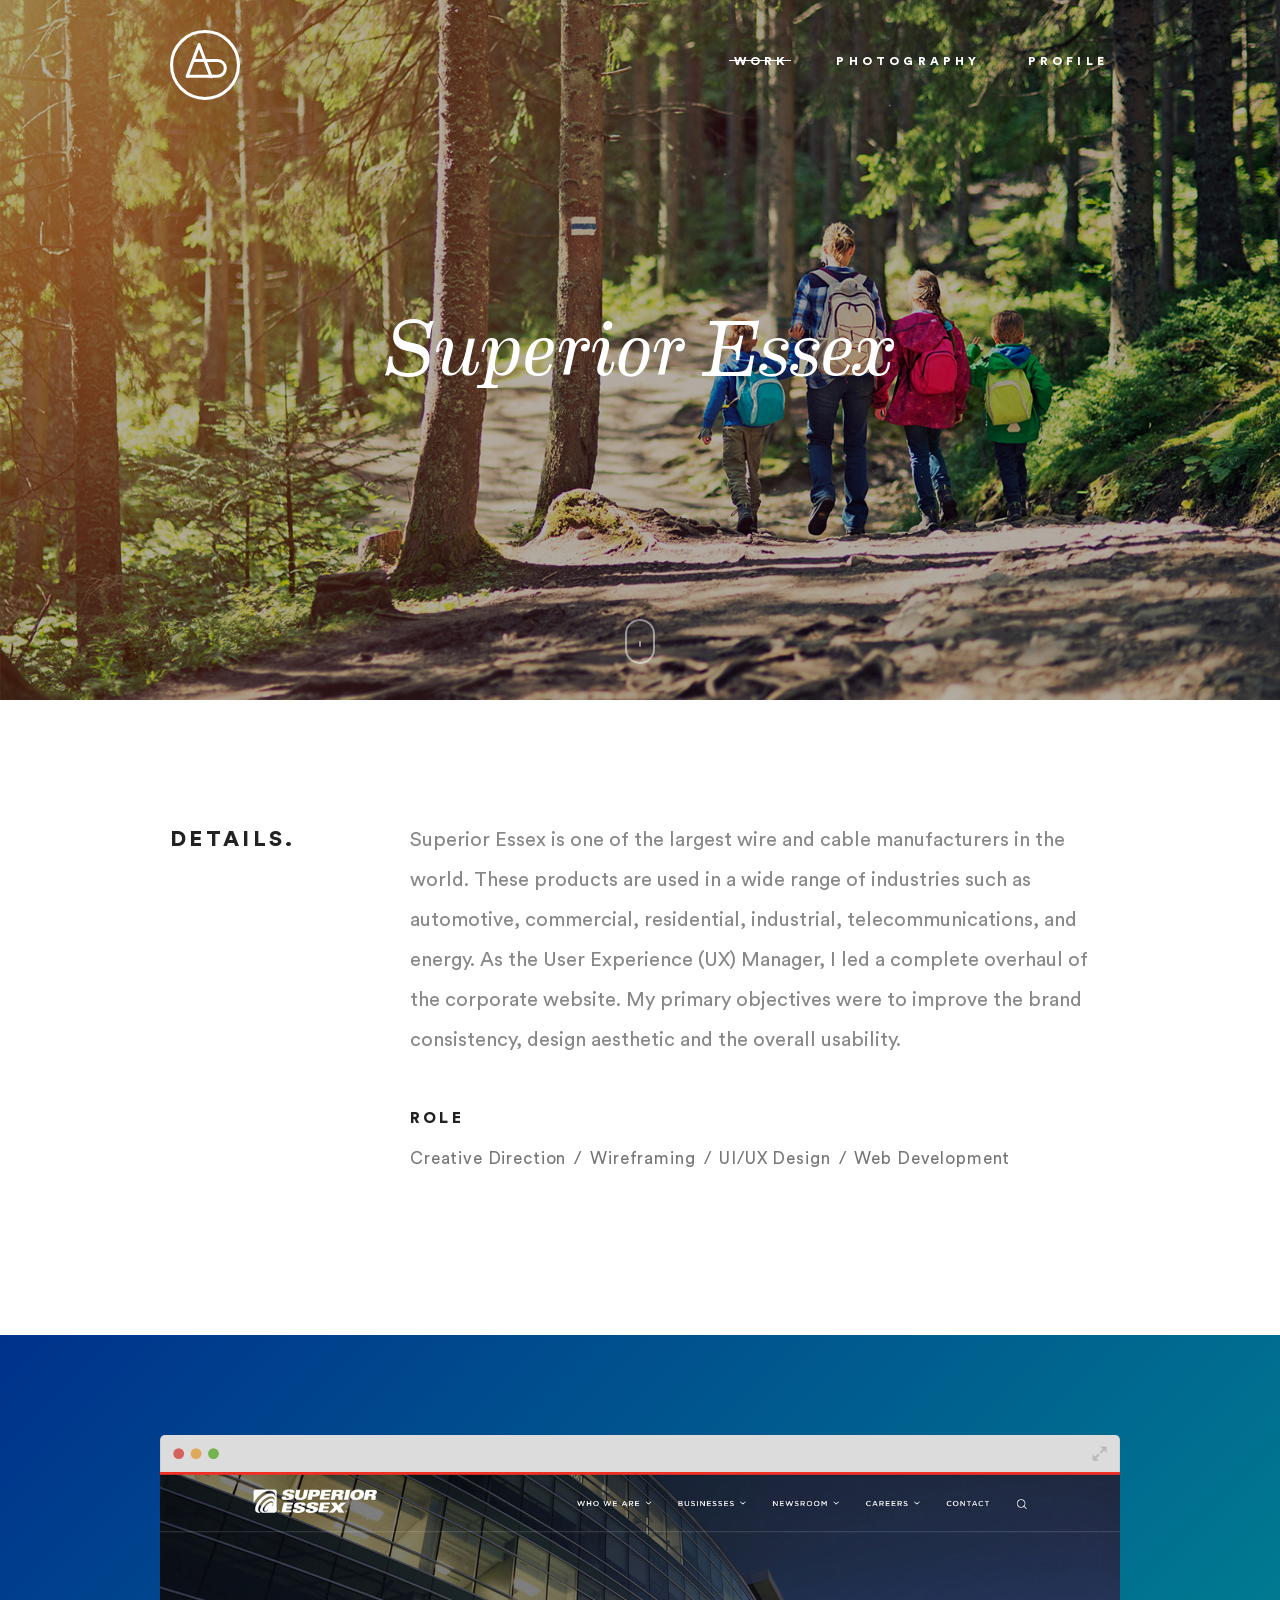
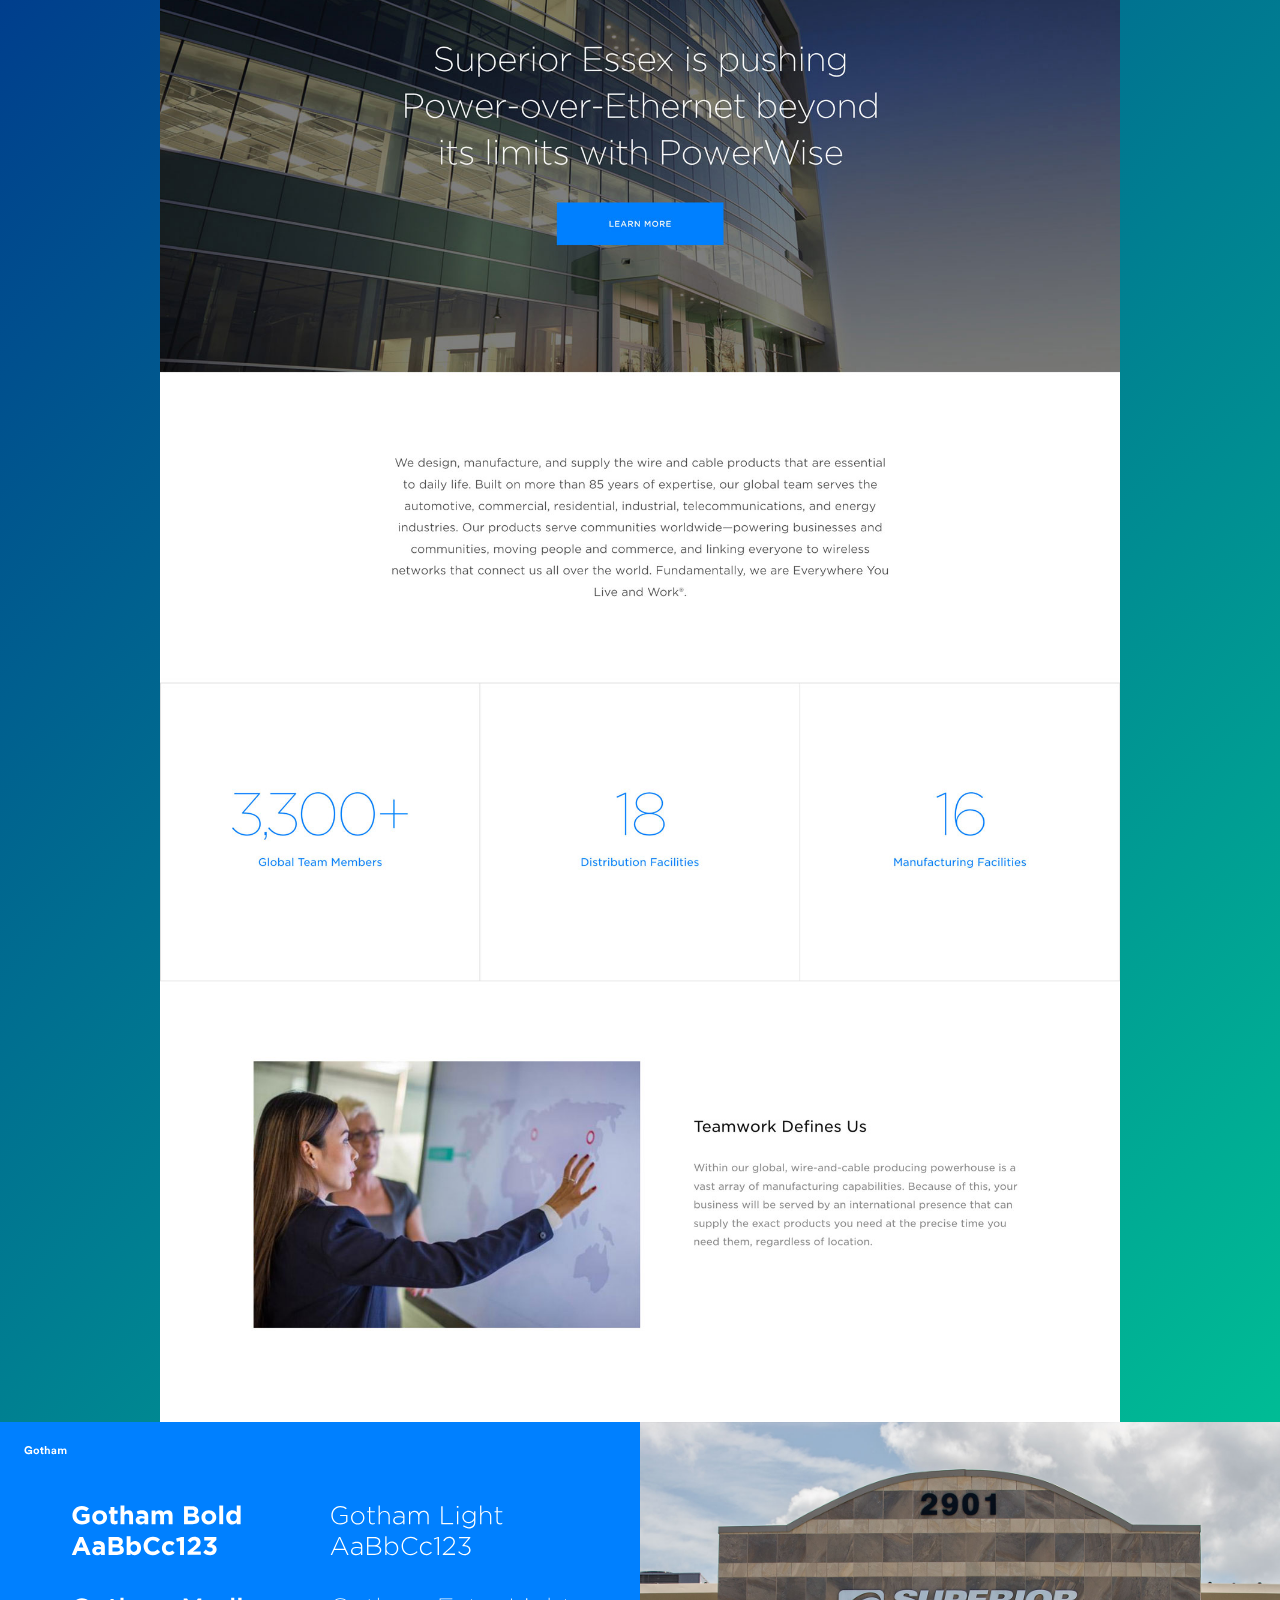
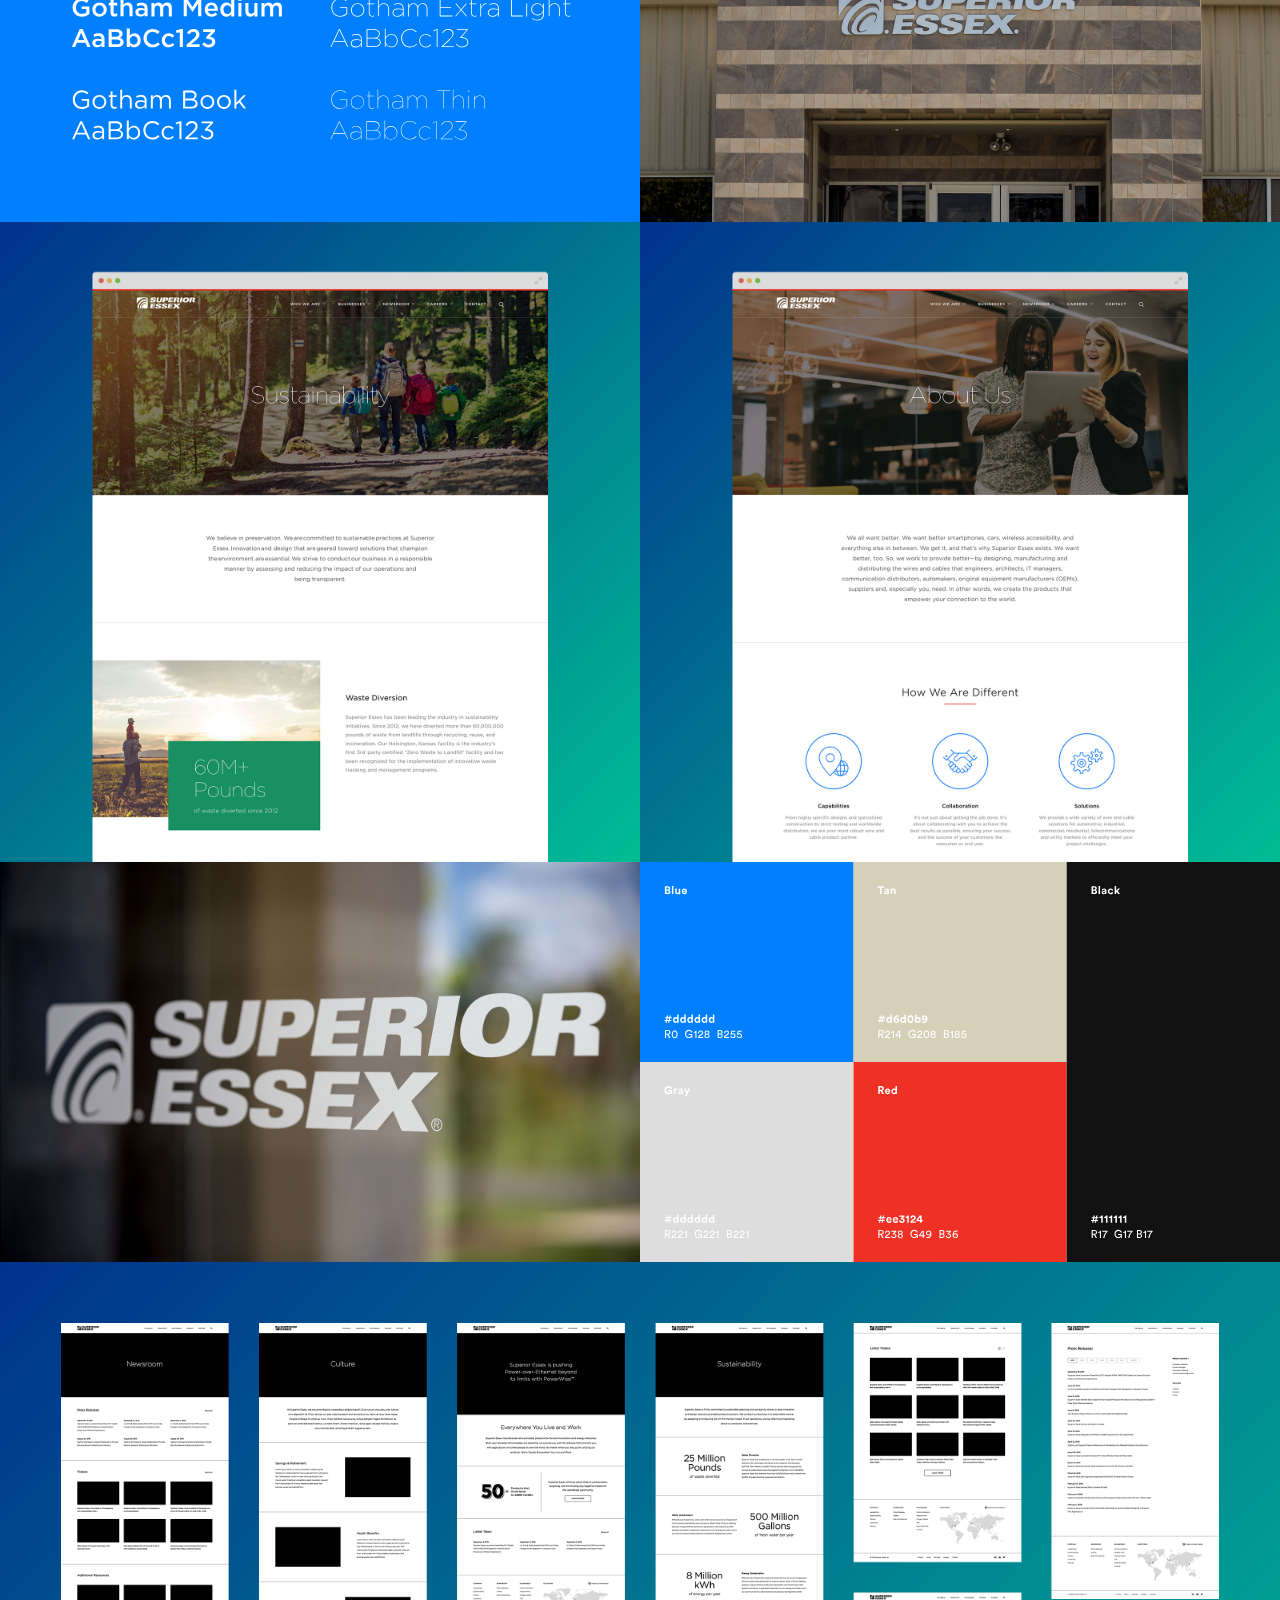
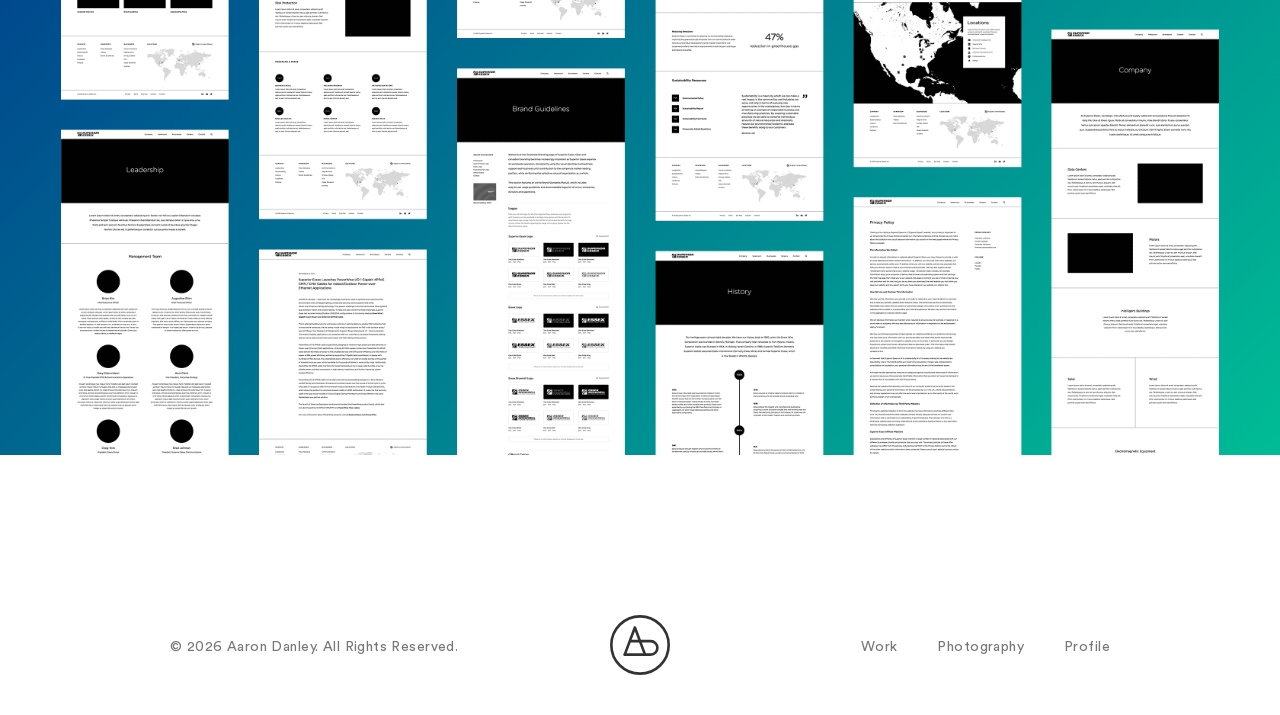
<file: superior-essex-corporate/index.html>
<!doctype html>
<html lang="en">
<head>
    <meta charset="utf-8">
    <meta http-equiv="x-ua-compatible" content="ie=edge">
    <title>Superior Essex Corporate | Aaron Danley</title>
    <meta name="description" content="Hello, I’m Aaron Danley, a multidisciplinary designer originally from St. Paul, Minnesota. Currently, I live and work in Atlanta, Georgia.">
    <meta name="viewport" content="width=device-width, initial-scale=1">

    <link rel="apple-touch-icon-precomposed" sizes="57x57" href="../images/favicons/apple-touch-icon-57x57.png">
    <link rel="apple-touch-icon-precomposed" sizes="114x114" href="../images/favicons/apple-touch-icon-114x114.png">
    <link rel="apple-touch-icon-precomposed" sizes="72x72" href="../images/favicons/apple-touch-icon-72x72.png">
    <link rel="apple-touch-icon-precomposed" sizes="144x144" href="../images/favicons/apple-touch-icon-144x144.png">
    <link rel="apple-touch-icon-precomposed" sizes="60x60" href="../images/favicons/apple-touch-icon-60x60.png">
    <link rel="apple-touch-icon-precomposed" sizes="120x120" href="../images/favicons/apple-touch-icon-120x120.png">
    <link rel="apple-touch-icon-precomposed" sizes="76x76" href="../images/favicons/apple-touch-icon-76x76.png">
    <link rel="apple-touch-icon-precomposed" sizes="152x152" href="../images/favicons/apple-touch-icon-152x152.png">
    <link rel="icon" type="image/png" href="../images/favicons/favicon-196x196.png" sizes="196x196">
    <link rel="icon" type="image/png" href="../images/favicons/favicon-96x96.png" sizes="96x96">
    <link rel="icon" type="image/png" href="../images/favicons/favicon-32x32.png" sizes="32x32">
    <link rel="icon" type="image/png" href="../images/favicons/favicon-16x16.png" sizes="16x16">
    <link rel="icon" type="image/png" href="../images/favicons/favicon-128x128.png" sizes="128x128">
    <meta name="application-name" content="Aaron Danley">
    <meta name="msapplication-TileColor" content="#FFFFFF">
    <meta name="msapplication-TileImage" content="../images/favicons/mstile-144x144.png">
    <meta name="msapplication-square70x70logo" content="../images/favicons/mstile-70x70.png">
    <meta name="msapplication-square150x150logo" content="../images/favicons/mstile-150x150.png">
    <meta name="msapplication-wide310x150logo" content="../images/favicons/mstile-310x150.png">
    <meta name="msapplication-square310x310logo" content="../images/favicons/mstile-310x310.png">
    
    <link rel="stylesheet" href="https://unpkg.com/aos@next/dist/aos.css">
    <link rel="stylesheet" href="../css/magnific-video-popup.css">
    <link rel="stylesheet" href="../css/flickity.css">
    <link rel="stylesheet" href="../css/styles-2019-02-22.css">

    <script>
      (function(i,s,o,g,r,a,m){i['GoogleAnalyticsObject']=r;i[r]=i[r]||function(){
      (i[r].q=i[r].q||[]).push(arguments)},i[r].l=1*new Date();a=s.createElement(o),
      m=s.getElementsByTagName(o)[0];a.async=1;a.src=g;m.parentNode.insertBefore(a,m)
      })(window,document,'script','https://www.google-analytics.com/analytics.js','ga');

      ga('create', 'UA-88749203-1', 'auto');
      ga('send', 'pageview');

    </script>
</head>
<body>

<div id="logo-container">
    <svg class="large-logo logo-fade-out" version="1.1" id="Layer_1" xmlns="http://www.w3.org/2000/svg" xmlns:xlink="http://www.w3.org/1999/xlink" x="0px" y="0px"
       viewBox="0 0 639 639" style="enable-background:new 0 0 639 639;" xml:space="preserve">
        <polyline class="logo-two" points="373,422 265,134 157,422 "/>
        <circle class="logo-three" cx="319.5" cy="319.5" r="305.5" />
        <path class="logo-one" d="M157,422c0,0,276,0,276,0c39.8,0,72-32.2,72-72s-32.2-72-72-72h0c0,0-216,0-216,0"/>
    </svg>
</div>

<nav>
    <div class="container">
        <div class="row">
            <div class="col-03">
                <a class="fade-out" href="../">
                    <svg version="1.1" xmlns:xlink="http://www.w3.org/1999/xlink" x="0px" y="0px" viewBox="0 0 639 639">
                        <polyline points="373,422 265,134 157,422 "/>
                        <circle cx="319.5" cy="319.5" r="305.5" />
                        <path d="M157,422c0,0,276,0,276,0c39.8,0,72-32.2,72-72s-32.2-72-72-72h0c0,0-216,0-216,0"/>
                    </svg>
                </a>
            </div>
            <div class="col-09">
                <ul>
                    <li class="active"><a class="fade-out" href="../"><span>Work</span></a></li>
                    <li class="inactive"><a class="fade-out" href="../photography"><span>Photography</span></a></li>
                    <li class="inactive"><a class="fade-out" href="../profile"><span>Profile</span></a></li>
                </ul>
            </div>
        </div>
    </div>
</nav>

<header id="project" data-parallax="scroll" data-image-src="../images/work/superior-essex/superior-essex-forest-hero.jpg">
    <div id="name">
        <div class="container">
            <div class="row">
                <div class="col-12">
                    <h1 data-aos="fade-up" data-aos-delay="3000" data-aos-duration="1500" data-aos-once="true">
                        Superior Essex
                    </h1>
                </div>
            </div>
        </div>
    </div>
    <div class="container">
        <div class="row">
            <div class="scroll-down-wrap no-border" style="transform: translateY(0px);">
                <a href="#intro" class="section-down-arrow ">
                    <svg class="nectar-scroll-icon" viewBox="0 0 30 45" enable-background="new 0 0 30 45">
                        <path class="nectar-scroll-icon-path" fill="none" stroke="#ffffff" stroke-width="2" stroke-miterlimit="10" d="M15,1.118c12.352,0,13.967,12.88,13.967,12.88v18.76  c0,0-1.514,11.204-13.967,11.204S0.931,32.966,0.931,32.966V14.05C0.931,14.05,2.648,1.118,15,1.118z"></path>
                    </svg>
                </a>
            </div>
        </div>
    </div>
</header>

<article id="intro">
    <div class="container">
        <div class="row">
            <div class="col-03">
                <h2 data-aos="fade-in" data-aos-offset="150" data-aos-duration="1000" data-aos-once="true">Details.</h2>
            </div>
            <div class="col-09">
                <p data-aos="fade-in" data-aos-offset="150" data-aos-duration="1000" data-aos-once="true">
                    Superior Essex is one of the largest wire and cable manufacturers in the world. These products are used in a wide range of industries such as automotive, commercial, residential, industrial, telecommunications, and energy. As the User Experience (UX) Manager, I led a complete overhaul of the corporate website. My primary objectives were to improve the brand consistency, design aesthetic and the overall usability.
                </p>
                <h4 data-aos="fade-in" data-aos-duration="1000" data-aos-once="true">Role</h4>
                <ul data-aos="fade-in" data-aos-duration="1000" data-aos-once="true">
                    <li>Creative Direction</li>
                    <li>/</li>
                    <li>Wireframing</li>
                    <li>/</li>
                    <li>UI/UX Design</li>
                    <li>/</li>
                    <li>Web Development</li>
                </ul>
            </div>
        </div>    
    </div>
</article>

<section class="blue-green-gradient pt-100" data-aos-offset="250" data-aos="fade-in" data-aos-duration="1000" data-aos-once="true">
    <div class="container">
        <div class="row">
            <div class="col-12-center" data-aos="fade-up" data-aos-offset="250" data-aos-duration="1000" data-aos-once="true">
                <svg class="browser-bar" version="1.1" xmlns="http://www.w3.org/2000/svg" x="0px" y="0px" viewBox="0 0 1160 45">
                    <rect fill="#DCDCDC" width="1160" height="45"/>
                    <circle fill="#D5635D" cx="22.5" cy="22.5" r="6.5"/>
                    <circle fill="#DEA95A" cx="43.5" cy="22.5" r="6.5"/>
                    <circle fill="#76B24D" cx="64.5" cy="22.5" r="6.5"/>
                    <g>
                        <polygon fill="#BABABA" points="1144,14 1144,21.9 1141,18.8 1137.3,22.5 1135.5,20.7 1139.2,17 1136.1,14"/>
                        <polygon fill="#BABABA" points="1135.5,24.3 1131.8,28 1134.9,31 1127,31 1127,23.1 1130,26.2 1133.7,22.5"/>
                    </g>
                </svg>
                <img src="../images/work/superior-essex/superior-essex-home.jpg" alt="Superior Essex Home Page">
            </div>
        </div>
    </div>
</section>

<section data-aos="fade-in" data-aos-offset="250" data-aos-duration="1000" data-aos-once="true">
    <div class="flex">
        <div class="col-50">
            <svg version="1.1" id="Layer_1" xmlns="http://www.w3.org/2000/svg" xmlns:xlink="http://www.w3.org/1999/xlink" x="0px" y="0px"
                 viewBox="0 0 1600 1000" style="enable-background:new 0 0 1600 1000;" xml:space="preserve">
            <g>
                <rect x="0" style="fill:#0080FF;" width="1600" height="1000"/>
            </g>
            <g>
                <path style="fill:#FFFFFF;" d="M77.1,80.3L76.9,78C76,79.3,74,80.7,71,80.7c-5.3,0-9.9-3.9-9.9-10.3S65.9,60,71.3,60
                    c5.2,0,8.1,3.1,9.1,6.1l-3.7,1.3c-0.5-1.8-2.2-3.8-5.4-3.8c-3,0-6.2,2-6.2,6.7c0,4.5,2.9,6.8,6.3,6.8c3.7,0,5.1-2.5,5.3-3.9h-6.3
                    v-3.4h9.9v10.3H77.1z"/>
                <path style="fill:#FFFFFF;" d="M98,73.4c0,4.2-3.1,7.3-7.2,7.3c-4.1,0-7.2-3.1-7.2-7.3c0-4.3,3.1-7.3,7.2-7.3
                    C94.9,66.1,98,69.1,98,73.4z M94.2,73.4c0-2.6-1.7-3.9-3.5-3.9c-1.8,0-3.5,1.3-3.5,3.9c0,2.6,1.7,3.9,3.5,3.9
                    C92.6,77.3,94.2,76,94.2,73.4z"/>
                <path style="fill:#FFFFFF;" d="M106.1,66.5h2.8v3.3h-2.8v5.8c0,1.2,0.6,1.6,1.6,1.6c0.4,0,1-0.1,1.1-0.1v3.1
                    c-0.3,0.1-1,0.3-2.1,0.3c-2.7,0-4.4-1.6-4.4-4.3v-6.4H100v-3.3h0.7c1.5,0,2.1-1,2.1-2.2v-1.9h3.4V66.5z"/>
                <path style="fill:#FFFFFF;" d="M115.8,80.3h-3.7V60h3.7v7.6c0.9-1.1,2.4-1.5,3.7-1.5c3.5,0,5.1,2.4,5.1,5.5v8.7H121v-8
                    c0-1.5-0.8-2.7-2.5-2.7c-1.6,0-2.5,1.2-2.6,2.7V80.3z"/>
                <path style="fill:#FFFFFF;" d="M132.4,72.3l3.4-0.5c0.8-0.1,1-0.5,1-1c0-1-0.8-1.8-2.3-1.8c-1.6,0-2.5,1-2.6,2.2l-3.3-0.7
                    c0.2-2.2,2.2-4.5,5.9-4.5c4.4,0,6,2.5,6,5.2v6.8c0,0.7,0.1,1.7,0.2,2.2h-3.4c-0.1-0.4-0.1-1.1-0.1-1.7c-0.7,1.1-2,2-4.1,2
                    c-2.9,0-4.7-2-4.7-4.1C128.3,74.1,130.1,72.7,132.4,72.3z M136.9,74.7v-0.6l-3.1,0.5c-1,0.1-1.7,0.7-1.7,1.7c0,0.8,0.6,1.6,1.8,1.6
                    C135.4,77.9,136.9,77.1,136.9,74.7z"/>
                <path style="fill:#FFFFFF;" d="M145,80.3V66.5h3.6v1.7c0.8-1.3,2.5-2.1,4-2.1c1.9,0,3.4,0.8,4.1,2.3c1.1-1.7,2.5-2.3,4.4-2.3
                    c2.5,0,5,1.5,5,5.2v8.9h-3.6v-8.2c0-1.5-0.7-2.6-2.4-2.6c-1.6,0-2.5,1.2-2.5,2.7v8.1h-3.7v-8.2c0-1.5-0.8-2.6-2.4-2.6
                    c-1.6,0-2.6,1.2-2.6,2.7v8.1H145z"/>
            </g>
            <g>
                <g>
                    <path style="fill:#FFFFFF;" d="M181.1,233.3v-0.1c0-12.7,9.9-23.2,23.5-23.2c8.1,0,12.9,2.2,17.6,6.1l-6.2,7.5
                        c-3.5-2.9-6.5-4.5-11.7-4.5c-7.2,0-12.9,6.3-12.9,14v0.1c0,8.2,5.6,14.2,13.6,14.2c3.6,0,6.8-0.9,9.3-2.7v-6.4h-9.9v-8.5h19.5
                        v19.5c-4.6,3.9-10.9,7.1-19.1,7.1C190.7,256.3,181.1,246.5,181.1,233.3z"/>
                    <path style="fill:#FFFFFF;" d="M230.6,238.6v-0.1c0-9.9,7.9-17.9,18.6-17.9c10.6,0,18.5,7.9,18.5,17.7v0.1
                        c0,9.9-7.9,17.9-18.6,17.9C238.4,256.3,230.6,248.4,230.6,238.6z M258.1,238.6v-0.1c0-5.1-3.6-9.5-9-9.5c-5.6,0-8.9,4.3-8.9,9.3
                        v0.1c0,5.1,3.6,9.5,9,9.5C254.8,247.9,258.1,243.6,258.1,238.6z"/>
                    <path style="fill:#FFFFFF;" d="M276.3,245.8v-16.3h-4.1v-8.3h4.1v-8.8h9.7v8.8h8.1v8.3H286v14.7c0,2.2,1,3.3,3.1,3.3
                        c1.8,0,3.4-0.4,4.8-1.2v7.8c-2,1.2-4.4,2-7.7,2C280.4,256.1,276.3,253.8,276.3,245.8z"/>
                    <path style="fill:#FFFFFF;" d="M301.3,208.8h9.7v17.3c2.2-2.9,5.1-5.5,10-5.5c7.4,0,11.6,4.9,11.6,12.7v22.2H323v-19.1
                        c0-4.6-2.2-7-5.9-7c-3.7,0-6.1,2.4-6.1,7v19.1h-9.7V208.8z"/>
                    <path style="fill:#FFFFFF;" d="M339.1,245.7v-0.1c0-7.5,5.7-10.9,13.8-10.9c3.5,0,6,0.6,8.4,1.4v-0.6c0-4-2.5-6.3-7.4-6.3
                        c-3.7,0-6.3,0.7-9.5,1.9l-2.4-7.4c3.8-1.7,7.5-2.8,13.3-2.8c5.3,0,9.2,1.4,11.6,3.8c2.6,2.6,3.7,6.3,3.7,10.9v19.9h-9.4v-3.7
                        c-2.4,2.6-5.6,4.4-10.4,4.4C344.4,256.2,339.1,252.5,339.1,245.7z M361.4,243.4v-1.7c-1.7-0.8-3.8-1.3-6.2-1.3
                        c-4.2,0-6.7,1.7-6.7,4.7v0.1c0,2.6,2.2,4.2,5.3,4.2C358.4,249.5,361.4,247,361.4,243.4z"/>
                    <path style="fill:#FFFFFF;" d="M379,221.2h9.7v4.9c2.2-2.9,5.2-5.5,10.1-5.5c4.5,0,7.9,2,9.7,5.4c3-3.5,6.6-5.4,11.3-5.4
                        c7.2,0,11.6,4.4,11.6,12.6v22.3h-9.7v-19.1c0-4.6-2-7-5.7-7c-3.6,0-5.9,2.4-5.9,7v19.1h-9.7v-19.1c0-4.6-2-7-5.7-7
                        c-3.6,0-5.9,2.4-5.9,7v19.1H379V221.2z"/>
                    <path style="fill:#FFFFFF;" d="M460.1,210.7h20.8c5.1,0,9.2,1.4,11.7,4c2,2,3.1,4.5,3.1,7.6v0.1c0,5.1-2.7,7.9-5.9,9.7
                        c5.2,2,8.4,5,8.4,11v0.1c0,8.2-6.7,12.3-16.8,12.3h-21.3V210.7z M485.9,224c0-2.9-2.3-4.6-6.5-4.6h-9.7v9.5h9.1
                        c4.4,0,7.1-1.4,7.1-4.7V224z M481.1,237h-11.4v9.9h11.7c4.4,0,7-1.5,7-4.9v-0.1C488.3,238.9,486.1,237,481.1,237z"/>
                    <path style="fill:#FFFFFF;" d="M503.6,238.6v-0.1c0-9.9,7.9-17.9,18.6-17.9c10.6,0,18.5,7.9,18.5,17.7v0.1
                        c0,9.9-7.9,17.9-18.6,17.9C511.5,256.3,503.6,248.4,503.6,238.6z M531.1,238.6v-0.1c0-5.1-3.6-9.5-9-9.5c-5.6,0-8.9,4.3-8.9,9.3
                        v0.1c0,5.1,3.6,9.5,9,9.5C527.8,247.9,531.1,243.6,531.1,238.6z"/>
                    <path style="fill:#FFFFFF;" d="M548.2,208.8h9.7v46.7h-9.7V208.8z"/>
                    <path style="fill:#FFFFFF;" d="M565.5,238.5v-0.1c0-11.5,7.5-17.7,15.6-17.7c5.2,0,8.4,2.4,10.7,5.1v-16.9h9.7v46.7h-9.7v-4.9
                        c-2.4,3.2-5.6,5.6-10.7,5.6C573.1,256.2,565.5,249.9,565.5,238.5z M592,238.5v-0.1c0-5.7-3.8-9.5-8.3-9.5c-4.5,0-8.4,3.7-8.4,9.5
                        v0.1c0,5.7,3.8,9.5,8.4,9.5C588.2,247.9,592,244.2,592,238.5z"/>
                    <path style="fill:#FFFFFF;" d="M198.4,287.2h9.1l19.2,45.1h-10.3l-4.1-10h-18.9l-4.1,10h-10L198.4,287.2z M208.8,313.6l-6-14.5
                        l-6,14.5H208.8z"/>
                    <path style="fill:#FFFFFF;" d="M230.6,322.5v-0.1c0-7.5,5.7-10.9,13.8-10.9c3.5,0,6,0.6,8.4,1.4v-0.6c0-4-2.5-6.3-7.4-6.3
                        c-3.7,0-6.3,0.7-9.5,1.9l-2.4-7.4c3.8-1.7,7.5-2.8,13.3-2.8c5.3,0,9.2,1.4,11.6,3.8c2.6,2.6,3.7,6.3,3.7,10.9v19.9h-9.4v-3.7
                        c-2.4,2.6-5.6,4.4-10.4,4.4C235.9,333,230.6,329.3,230.6,322.5z M252.9,320.2v-1.7c-1.7-0.8-3.8-1.3-6.2-1.3
                        c-4.2,0-6.7,1.7-6.7,4.7v0.1c0,2.6,2.2,4.2,5.3,4.2C249.8,326.3,252.9,323.8,252.9,320.2z"/>
                    <path style="fill:#FFFFFF;" d="M271.5,287.5h20.8c5.1,0,9.2,1.4,11.7,4c2,2,3.1,4.5,3.1,7.6v0.1c0,5.1-2.7,7.9-5.9,9.7
                        c5.2,2,8.4,5,8.4,11v0.1c0,8.2-6.7,12.3-16.8,12.3h-21.3V287.5z M297.3,300.8c0-2.9-2.3-4.6-6.5-4.6h-9.7v9.5h9.1
                        c4.4,0,7.1-1.4,7.1-4.7V300.8z M292.5,313.8h-11.4v9.9h11.7c4.4,0,7-1.5,7-4.9v-0.1C299.8,315.7,297.6,313.8,292.5,313.8z"/>
                    <path style="fill:#FFFFFF;" d="M326.4,327.9v4.5h-9.7v-46.7h9.7V303c2.4-3.2,5.6-5.6,10.7-5.6c8,0,15.6,6.3,15.6,17.7v0.1
                        c0,11.5-7.5,17.7-15.6,17.7C331.9,333,328.7,330.6,326.4,327.9z M343,315.3v-0.1c0-5.7-3.8-9.5-8.4-9.5s-8.3,3.8-8.3,9.5v0.1
                        c0,5.7,3.8,9.5,8.3,9.5S343,321,343,315.3z"/>
                    <path style="fill:#FFFFFF;" d="M358.9,310.1v-0.1c0-12.7,9.6-23.2,23.4-23.2c8.4,0,13.5,2.8,17.7,6.9l-6.3,7.2
                        c-3.5-3.1-7-5.1-11.5-5.1c-7.6,0-13,6.3-13,14v0.1c0,7.7,5.3,14.1,13,14.1c5.1,0,8.3-2,11.8-5.2l6.3,6.3c-4.6,4.9-9.7,8-18.4,8
                        C368.7,333.1,358.9,322.9,358.9,310.1z"/>
                    <path style="fill:#FFFFFF;" d="M404.8,315.4v-0.1c0-9.8,7.5-17.9,18-17.9c6.5,0,10.5,2.2,13.7,5.8l-6,6.4
                        c-2.2-2.3-4.4-3.8-7.8-3.8c-4.9,0-8.3,4.3-8.3,9.3v0.1c0,5.2,3.4,9.5,8.7,9.5c3.3,0,5.5-1.4,7.9-3.6l5.7,5.8
                        c-3.3,3.6-7.2,6.3-14,6.3C412.4,333.1,404.8,325.2,404.8,315.4z"/>
                    <path style="fill:#FFFFFF;" d="M450.1,297.2l-7.8,1.9l-2-8.1l12.9-3.8h6.7v45.1h-9.7V297.2z"/>
                    <path style="fill:#FFFFFF;" d="M468.8,324.5l14.9-12.2c5.6-4.6,7.7-7,7.7-10.8c0-3.8-2.5-5.8-6-5.8c-3.5,0-5.8,1.9-9.2,6l-6.9-5.6
                        c4.4-6,8.7-9.3,16.7-9.3c9.3,0,15.4,5.4,15.4,13.8v0.1c0,7.5-3.8,11.2-11.8,17.3l-7.3,5.6H502v8.5h-33.1V324.5z"/>
                    <path style="fill:#FFFFFF;" d="M508,325.4l6.8-6.5c3.1,3.5,6.3,5.4,10.8,5.4c3.7,0,6.3-2.1,6.3-5.4v-0.1c0-3.6-3.3-5.7-8.8-5.7
                        h-4.1l-1.5-6.3l10.7-10.8h-17.6v-8.4h30.3v7.4l-11.3,10.8c6.1,1,12,4.2,12,12.5v0.1c0,8.4-6.1,14.7-16.1,14.7
                        C517.4,333.1,511.8,329.9,508,325.4z"/>
                    <path style="fill:#FFFFFF;" d="M181.5,463.7v-0.1c0-12.5,9.6-23.2,23.1-23.2c7.8,0,12.6,2.2,17.2,6.1l-5,6
                        c-3.5-2.9-6.8-4.8-12.5-4.8c-8.3,0-14.5,7.2-14.5,15.8v0.1c0,9.2,6.1,16,15.2,16c4.2,0,8.1-1.3,10.8-3.4v-8.4h-11.5v-6.8h19.1
                        v18.8c-4.4,3.8-10.8,7-18.7,7C190.7,486.7,181.5,476.7,181.5,463.7z"/>
                    <path style="fill:#FFFFFF;" d="M230.9,469.2v-0.1c0-9.7,7.7-17.7,18-17.7s18,7.9,18,17.5v0.1c0,9.6-7.7,17.6-18.1,17.6
                        C238.5,486.7,230.9,478.8,230.9,469.2z M259.2,469.2v-0.1c0-6-4.3-10.9-10.4-10.9c-6.2,0-10.2,4.9-10.2,10.8v0.1
                        c0,5.9,4.3,10.8,10.3,10.8C255.2,479.9,259.2,475.1,259.2,469.2z"/>
                    <path style="fill:#FFFFFF;" d="M276.4,476.6v-17.8h-4.3v-6.7h4.3v-9.3h7.7v9.3h9.1v6.7h-9.1v16.6c0,3,1.5,4.2,4.2,4.2
                        c1.7,0,3.3-0.4,4.8-1.2v6.3c-1.9,1.1-4,1.7-7,1.7C280.4,486.5,276.4,484,276.4,476.6z"/>
                    <path style="fill:#FFFFFF;" d="M301.1,439.2h7.7v18.1c2.2-3.1,5.3-5.9,10.6-5.9c7.6,0,12,5.1,12,12.9v21.6h-7.7v-19.2
                        c0-5.2-2.6-8.3-7.2-8.3c-4.5,0-7.6,3.1-7.6,8.4v19.1h-7.7V439.2z"/>
                    <path style="fill:#FFFFFF;" d="M338.5,476.2v-0.1c0-7.3,5.7-10.9,14-10.9c3.8,0,6.5,0.6,9.1,1.4v-0.8c0-4.8-2.9-7.4-8.4-7.4
                        c-3.8,0-6.6,0.8-9.7,2.1l-2-6.1c3.7-1.7,7.4-2.8,12.7-2.8c5.1,0,8.8,1.3,11.2,3.8c2.5,2.4,3.6,6,3.6,10.4v20h-7.6v-4.2
                        c-2.3,2.8-5.8,4.9-11,4.9C344.2,486.6,338.5,483,338.5,476.2z M361.7,473.8v-2.3c-2-0.8-4.6-1.3-7.7-1.3c-5,0-7.9,2.1-7.9,5.6v0.1
                        c0,3.3,2.9,5.1,6.6,5.1C357.8,481,361.7,478.1,361.7,473.8z"/>
                    <path style="fill:#FFFFFF;" d="M378.3,452.2h7.7v5.1c2.2-3,5.1-5.8,10.3-5.8c4.9,0,8.3,2.4,10.1,6c2.7-3.6,6.3-6,11.4-6
                        c7.4,0,11.8,4.7,11.8,12.9v21.6H422v-19.2c0-5.4-2.5-8.3-6.8-8.3c-4.2,0-7.2,2.9-7.2,8.4v19.1h-7.7v-19.3c0-5.2-2.6-8.2-6.8-8.2
                        c-4.3,0-7.2,3.2-7.2,8.4v19.1h-7.7V452.2z"/>
                    <path style="fill:#FFFFFF;" d="M459.2,441.1h8.4l13.6,21.2l13.6-21.2h8.4v44.8h-7.9v-32.1l-14.1,21.1H481l-14-21v32h-7.7V441.1z"
                        />
                    <path style="fill:#FFFFFF;" d="M512,469.2V469c0-9.7,6.8-17.6,16.5-17.6c10.8,0,16.2,8.4,16.2,18.2c0,0.7-0.1,1.4-0.1,2.2h-24.8
                        c0.8,5.5,4.7,8.6,9.7,8.6c3.8,0,6.5-1.4,9.2-4l4.5,4c-3.2,3.8-7.6,6.3-13.8,6.3C519.6,486.7,512,479.6,512,469.2z M537.1,466.7
                        c-0.5-5-3.5-8.9-8.6-8.9c-4.7,0-8.1,3.6-8.8,8.9H537.1z"/>
                    <path style="fill:#FFFFFF;" d="M550.8,469.1V469c0-11.2,7.6-17.5,15.7-17.5c5.6,0,9.1,2.8,11.5,6v-18.2h7.7v46.7H578v-5.6
                        c-2.5,3.5-6,6.3-11.5,6.3C558.6,486.6,550.8,480.3,550.8,469.1z M578.1,469.1V469c0-6.5-4.6-10.8-9.8-10.8
                        c-5.3,0-9.7,4.1-9.7,10.8v0.1c0,6.5,4.5,10.8,9.7,10.8C573.5,479.9,578.1,475.6,578.1,469.1z"/>
                    <path style="fill:#FFFFFF;" d="M595.6,439.6h8.3v7.4h-8.3V439.6z M595.9,452.2h7.7v33.8h-7.7V452.2z"/>
                    <path style="fill:#FFFFFF;" d="M613.4,473.7v-21.5h7.7v19.2c0,5.2,2.6,8.2,7.2,8.2c4.5,0,7.6-3.1,7.6-8.3v-19.1h7.8v33.8H636v-5.2
                        c-2.2,3.2-5.3,6-10.6,6C617.8,486.6,613.4,481.5,613.4,473.7z"/>
                    <path style="fill:#FFFFFF;" d="M653.5,452.2h7.7v5.1c2.2-3,5.1-5.8,10.3-5.8c4.9,0,8.3,2.4,10.1,6c2.7-3.6,6.3-6,11.4-6
                        c7.4,0,11.8,4.7,11.8,12.9v21.6h-7.7v-19.2c0-5.4-2.5-8.3-6.8-8.3c-4.2,0-7.2,2.9-7.2,8.4v19.1h-7.7v-19.3c0-5.2-2.6-8.2-6.8-8.2
                        c-4.3,0-7.2,3.2-7.2,8.4v19.1h-7.7V452.2z"/>
                    <path style="fill:#FFFFFF;" d="M199.3,517.6h7.3l19.7,45.1H218l-4.5-10.8h-21.2l-4.6,10.8h-8.1L199.3,517.6z M210.6,545l-7.7-17.9
                        l-7.7,17.9H210.6z"/>
                    <path style="fill:#FFFFFF;" d="M230.9,553v-0.1c0-7.3,5.7-10.9,14-10.9c3.8,0,6.5,0.6,9.1,1.4v-0.8c0-4.8-2.9-7.4-8.4-7.4
                        c-3.8,0-6.6,0.8-9.7,2.1l-2-6.1c3.7-1.7,7.4-2.8,12.7-2.8c5.1,0,8.8,1.3,11.2,3.8c2.5,2.4,3.6,6,3.6,10.4v20h-7.6v-4.2
                        c-2.3,2.8-5.8,4.9-11,4.9C236.5,563.4,230.9,559.8,230.9,553z M254,550.6v-2.3c-2-0.8-4.6-1.3-7.7-1.3c-5,0-7.9,2.1-7.9,5.6v0.1
                        c0,3.3,2.9,5.1,6.6,5.1C250.1,557.8,254,554.9,254,550.6z"/>
                    <path style="fill:#FFFFFF;" d="M271.6,517.9h20.1c5.1,0,9.2,1.4,11.7,4c2,2,3,4.4,3,7.4v0.1c0,5.4-3.1,8.3-6.4,10
                        c5.2,1.8,8.9,4.8,8.9,10.9v0.1c0,8-6.6,12.3-16.6,12.3h-20.7V517.9z M298.5,530.6c0-3.5-2.8-5.7-7.9-5.7h-11.3v11.9h10.8
                        c5.1,0,8.4-2,8.4-6.1V530.6z M291.8,543.5h-12.5v12.3h13.1c5.4,0,8.6-2.1,8.6-6.1v-0.1C301,545.7,298,543.5,291.8,543.5z"/>
                    <path style="fill:#FFFFFF;" d="M324.6,557.5v5.2h-7.7V516h7.7v18.6c2.5-3.5,6-6.3,11.5-6.3c7.9,0,15.7,6.3,15.7,17.5v0.1
                        c0,11.2-7.7,17.5-15.7,17.5C330.5,563.4,327,560.6,324.6,557.5z M344,545.9v-0.1c0-6.5-4.4-10.8-9.7-10.8c-5.2,0-9.9,4.4-9.9,10.8
                        v0.1c0,6.5,4.6,10.8,9.9,10.8C339.6,556.7,344,552.6,344,545.9z"/>
                    <path style="fill:#FFFFFF;" d="M358.7,540.5v-0.1c0-12.7,9.5-23.2,23.1-23.2c8.3,0,13.2,2.9,17.5,7l-5.1,5.8
                        c-3.6-3.3-7.4-5.6-12.5-5.6c-8.5,0-14.8,7-14.8,15.8v0.1c0,8.8,6.2,15.9,14.8,15.9c5.5,0,9-2.2,12.9-5.8l5.1,5.1
                        c-4.7,4.9-9.8,7.9-18.2,7.9C368.5,563.5,358.7,553.3,358.7,540.5z"/>
                    <path style="fill:#FFFFFF;" d="M404.6,546v-0.1c0-9.6,7.4-17.7,17.6-17.7c6.3,0,10.3,2.4,13.5,5.8l-4.9,5.2
                        c-2.4-2.5-4.9-4.2-8.7-4.2c-5.6,0-9.8,4.9-9.8,10.8v0.1c0,6,4.2,10.8,10.1,10.8c3.6,0,6.3-1.7,8.8-4.2l4.7,4.6
                        c-3.3,3.7-7.2,6.3-13.8,6.3C412,563.5,404.6,555.6,404.6,546z"/>
                    <path style="fill:#FFFFFF;" d="M449.5,525.6l-8.1,2.2l-1.7-6.4l12.1-3.8h5.4v45.1h-7.8V525.6z"/>
                    <path style="fill:#FFFFFF;" d="M466.6,556.5l15.4-13.1c6.1-5.2,8.4-8.1,8.4-12.1c0-4.4-3.1-7-7.2-7s-6.9,2.2-10.3,6.7l-5.6-4.4
                        c4.3-6,8.5-9.3,16.5-9.3c8.8,0,14.8,5.4,14.8,13.4v0.1c0,7-3.7,10.9-11.6,17.3l-9.2,7.7H499v6.9h-32.4V556.5z"/>
                    <path style="fill:#FFFFFF;" d="M505.4,555.6l5.5-5.1c3.2,3.8,6.8,5.9,11.8,5.9c4.4,0,7.7-2.7,7.7-6.8v-0.1c0-4.4-4-6.9-10.3-6.9
                        h-3.6l-1.3-4.9l12.1-12.9h-19.4v-6.8h29.6v5.9l-12.5,12.8c6.8,0.8,13.2,4.3,13.2,12.5v0.1c0,8.3-6.3,14.2-15.7,14.2
                        C514.8,563.5,509.2,560.2,505.4,555.6z"/>
                    <path style="fill:#FFFFFF;" d="M182,694.1v-0.1c0-12.3,9-23.2,22.5-23.2c7.6,0,12.2,2.2,16.7,6l-3.3,3.8c-3.5-3-7.3-5.1-13.6-5.1
                        c-9.9,0-17,8.4-17,18.4v0.1c0,10.7,6.8,18.6,17.7,18.6c5.1,0,9.9-2,12.9-4.5V697h-13.6v-4.5h18.5v17.9c-4.2,3.7-10.4,6.8-18,6.8
                        C190.8,717.1,182,706.9,182,694.1z"/>
                    <path style="fill:#FFFFFF;" d="M231.3,700v-0.1c0-9.3,7.3-17.3,17.3-17.3c9.9,0,17.2,7.8,17.2,17.2v0.1c0,9.3-7.4,17.3-17.3,17.3
                        C238.6,717.1,231.3,709.3,231.3,700z M260.8,700v-0.1c0-7.1-5.3-12.9-12.3-12.9c-7.2,0-12.1,5.8-12.1,12.8v0.1
                        c0,7.1,5.2,12.9,12.2,12.9C255.8,712.7,260.8,706.9,260.8,700z"/>
                    <path style="fill:#FFFFFF;" d="M276.4,707.6v-20h-4.6v-4.4h4.6v-10h4.9v10h10.5v4.4h-10.5v19.3c0,4,2.2,5.5,5.6,5.5
                        c1.7,0,3.1-0.3,4.8-1.2v4.2c-1.7,0.9-3.6,1.4-6,1.4C280.5,716.9,276.4,714.3,276.4,707.6z"/>
                    <path style="fill:#FFFFFF;" d="M300.6,669.6h4.9V689c2.2-3.6,5.6-6.5,11.3-6.5c8,0,12.7,5.4,12.7,13.2v20.5h-4.9V697
                        c0-6.1-3.3-10-9.2-10c-5.7,0-9.9,4.2-9.9,10.4v18.9h-4.9V669.6z"/>
                    <path style="fill:#FFFFFF;" d="M337.5,706.7v-0.1c0-7,5.8-10.7,14.1-10.7c4.2,0,7.2,0.6,10.2,1.4v-1.2c0-6-3.6-9-9.9-9
                        c-3.9,0-7,1-10,2.4l-1.5-4c3.6-1.7,7.2-2.8,12-2.8c4.7,0,8.3,1.2,10.7,3.6c2.2,2.2,3.4,5.4,3.4,9.7v20.2h-4.7v-5
                        c-2.3,3-6.1,5.7-12,5.7C343.7,717,337.5,713.5,337.5,706.7z M361.9,704.2V701c-2.4-0.7-5.7-1.4-9.7-1.4c-6.2,0-9.7,2.7-9.7,6.8
                        v0.1c0,4.2,3.8,6.6,8.3,6.6C356.9,713.1,361.9,709.4,361.9,704.2z"/>
                    <path style="fill:#FFFFFF;" d="M377.1,683.3h4.9v5.6c2.2-3.3,5.1-6.3,10.7-6.3c5.4,0,8.8,2.9,10.6,6.6c2.4-3.6,5.9-6.6,11.6-6.6
                        c7.6,0,12.3,5.1,12.3,13.3v20.5h-4.9V697c0-6.4-3.2-10-8.6-10c-5,0-9.1,3.7-9.1,10.2v19.1h-4.9v-19.5c0-6.2-3.3-9.9-8.5-9.9
                        c-5.2,0-9.2,4.4-9.2,10.4v18.9h-4.9V683.3z"/>
                    <path style="fill:#FFFFFF;" d="M457.9,671.5H477c5.1,0,9.2,1.5,11.7,4c1.9,1.9,2.9,4.3,2.9,7.2v0.1c0,5.8-3.6,8.8-7.1,10.4
                        c5.3,1.6,9.6,4.7,9.6,10.8v0.1c0,7.7-6.5,12.2-16.3,12.2h-19.9V671.5z M486.5,683.4c0-4.4-3.5-7.3-9.9-7.3h-13.6v15.4h13.2
                        c6.1,0,10.3-2.8,10.3-8V683.4z M477.1,696h-14.1v15.8h15c6.8,0,11-3,11-8v-0.1C489,698.8,484.9,696,477.1,696z"/>
                    <path style="fill:#FFFFFF;" d="M501.3,700v-0.1c0-9.3,7.3-17.3,17.3-17.3c9.9,0,17.2,7.8,17.2,17.2v0.1c0,9.3-7.4,17.3-17.3,17.3
                        C508.5,717.1,501.3,709.3,501.3,700z M530.7,700v-0.1c0-7.1-5.3-12.9-12.3-12.9c-7.2,0-12.1,5.8-12.1,12.8v0.1
                        c0,7.1,5.2,12.9,12.2,12.9C525.7,712.7,530.7,706.9,530.7,700z"/>
                    <path style="fill:#FFFFFF;" d="M542.6,700v-0.1c0-9.3,7.3-17.3,17.3-17.3c9.9,0,17.2,7.8,17.2,17.2v0.1c0,9.3-7.4,17.3-17.3,17.3
                        C549.9,717.1,542.6,709.3,542.6,700z M572.1,700v-0.1c0-7.1-5.3-12.9-12.3-12.9c-7.2,0-12.1,5.8-12.1,12.8v0.1
                        c0,7.1,5.2,12.9,12.2,12.9C567.1,712.7,572.1,706.9,572.1,700z"/>
                    <path style="fill:#FFFFFF;" d="M586,669.6h4.9v32.3l17.9-18.6h6.1l-13.9,14.2l14.3,18.9h-5.9l-11.8-15.4l-6.7,6.8v8.6H586V669.6z"
                        />
                    <path style="fill:#FFFFFF;" d="M200.6,748h4.7l20.4,45.1h-5.4l-5.2-11.8h-24.4l-5.3,11.8h-5.2L200.6,748z M213.1,776.7l-10.2-22.8
                        l-10.2,22.8H213.1z"/>
                    <path style="fill:#FFFFFF;" d="M231.3,783.5v-0.1c0-7,5.8-10.7,14.1-10.7c4.2,0,7.2,0.6,10.2,1.4V773c0-6-3.6-9-9.9-9
                        c-3.9,0-7,1-10,2.4l-1.5-4c3.6-1.7,7.2-2.8,12-2.8c4.7,0,8.3,1.2,10.7,3.6c2.2,2.2,3.4,5.4,3.4,9.7v20.2h-4.7v-5
                        c-2.3,3-6.1,5.7-12,5.7C237.5,793.8,231.3,790.3,231.3,783.5z M255.6,781v-3.2c-2.4-0.7-5.7-1.4-9.7-1.4c-6.2,0-9.7,2.7-9.7,6.8
                        v0.1c0,4.2,3.8,6.6,8.3,6.6C250.7,789.9,255.6,786.2,255.6,781z"/>
                    <path style="fill:#FFFFFF;" d="M271.6,748.3h19.1c5.1,0,9.2,1.5,11.7,4c1.9,1.9,2.9,4.3,2.9,7.2v0.1c0,5.8-3.6,8.8-7.1,10.4
                        c5.3,1.6,9.6,4.7,9.6,10.8v0.1c0,7.7-6.5,12.2-16.3,12.2h-19.9V748.3z M300.2,760.2c0-4.4-3.5-7.3-9.9-7.3h-13.6v15.4h13.2
                        c6.1,0,10.3-2.8,10.3-8V760.2z M290.8,772.8h-14.1v15.8h15c6.8,0,11-3,11-8v-0.1C302.7,775.6,298.6,772.8,290.8,772.8z"/>
                    <path style="fill:#FFFFFF;" d="M322,786.8v6.3H317v-46.7h4.9v20.3c2.7-4,6.6-7.4,12.7-7.4c7.9,0,15.8,6.3,15.8,17.2v0.1
                        c0,10.8-7.8,17.2-15.8,17.2C328.5,793.8,324.5,790.5,322,786.8z M345.4,776.7v-0.1c0-7.8-5.4-12.8-11.6-12.8
                        c-6.1,0-12,5.2-12,12.7v0.1c0,7.7,5.8,12.8,12,12.8C340.1,789.4,345.4,784.7,345.4,776.7z"/>
                    <path style="fill:#FFFFFF;" d="M358.4,770.9v-0.1c0-12.7,9.5-23.2,22.7-23.2c8.1,0,13,2.9,17.5,7.1l-3.5,3.7
                        c-3.8-3.6-8-6.1-14.1-6.1c-9.9,0-17.3,8.1-17.3,18.4v0.1c0,10.4,7.5,18.5,17.3,18.5c6.1,0,10.2-2.4,14.5-6.5l3.3,3.3
                        c-4.7,4.7-9.8,7.9-17.9,7.9C367.9,793.9,358.4,783.7,358.4,770.9z"/>
                    <path style="fill:#FFFFFF;" d="M404.1,776.8v-0.1c0-9.3,7.3-17.3,17-17.3c6.3,0,10.2,2.6,13.2,5.9l-3.3,3.5c-2.6-2.8-5.6-5-10-5
                        c-6.7,0-11.8,5.7-11.8,12.8v0.1c0,7.2,5.2,12.9,12.2,12.9c4.2,0,7.5-2.1,10.1-4.9l3.1,2.9c-3.3,3.7-7.3,6.4-13.5,6.4
                        C411.4,793.9,404.1,786,404.1,776.8z"/>
                    <path style="fill:#FFFFFF;" d="M448.6,753.3l-8.4,2.6l-1.2-4.1l10.9-3.8h3.7v45.1h-5V753.3z"/>
                    <path style="fill:#FFFFFF;" d="M463.1,789.2l16.3-14.3c6.8-6.1,9.3-9.6,9.3-14.1c0-5.2-4.2-8.6-9-8.6c-5.1,0-8.4,2.7-12,7.7
                        l-3.7-2.7c4-6,8.3-9.5,16.1-9.5c8.1,0,13.9,5.4,13.9,12.7v0.1c0,6.5-3.5,10.6-11.3,17.4l-12,10.6h23.7v4.6h-31.3V789.2z"/>
                    <path style="fill:#FFFFFF;" d="M501.6,785.9l3.7-3.3c3.4,4.2,7.6,6.7,13.1,6.7c5.4,0,9.8-3.5,9.8-8.7v-0.1c0-5.6-5.2-8.6-12.5-8.6
                        h-2.9l-1-3l14.1-15.9H504v-4.5h28.6v3.7l-14.1,15.6c7.8,0.6,14.8,4.4,14.8,12.6v0.1c0,8-6.7,13.5-15,13.5
                        C510.8,793.9,505.2,790.6,501.6,785.9z"/>
                </g>
                <g>
                    <path style="fill:#FFFFFF;" d="M828.4,233.3v-0.1c0-12.1,8.8-23.2,22.1-23.2c7.3,0,11.9,2.2,16.4,5.9l-2.2,2.5
                        c-3.5-3.1-7.6-5.4-14.4-5.4c-10.9,0-18.5,9.2-18.5,20v0.1c0,11.6,7.2,20.2,19.2,20.2c5.7,0,11-2.4,14.3-5.1v-12.9h-15v-3.1h18.2
                        v17.3c-4,3.6-10.3,6.7-17.6,6.7C836.8,256.3,828.4,245.9,828.4,233.3z"/>
                    <path style="fill:#FFFFFF;" d="M877.6,239.4v-0.1c0-9.2,7.1-17.1,16.8-17.1c9.7,0,16.7,7.8,16.7,17v0.1c0,9.2-7.1,17.1-16.8,17.1
                        C884.7,256.3,877.6,248.5,877.6,239.4z M907.8,239.4v-0.1c0-7.9-5.9-14.1-13.4-14.1c-7.7,0-13.3,6.3-13.3,14v0.1
                        c0,7.9,5.9,14.1,13.4,14.1C902.2,253.4,907.8,247,907.8,239.4z"/>
                    <path style="fill:#FFFFFF;" d="M922.5,247.2v-21.4h-4.7v-2.9h4.7v-10.4h3.1v10.4h11.5v2.9h-11.5v21.1c0,4.7,2.8,6.3,6.5,6.3
                        c1.6,0,2.9-0.3,4.8-1.2v2.9c-1.7,0.8-3.3,1.2-5.3,1.2C926.6,256.1,922.5,253.4,922.5,247.2z"/>
                    <path style="fill:#FFFFFF;" d="M946.4,208.8h3.1V229c2.2-3.8,5.8-6.8,11.8-6.8c8.3,0,13.1,5.6,13.1,13.4v20h-3.1v-19.4
                        c0-6.7-3.8-11.1-10.4-11.1c-6.4,0-11.3,4.9-11.3,11.6v18.9h-3.1V208.8z"/>
                    <path style="fill:#FFFFFF;" d="M983,246.1v-0.1c0-6.8,5.8-10.6,14.3-10.6c4.5,0,7.7,0.6,10.8,1.4v-1.4c0-6.6-4-10-10.8-10
                        c-4,0-7.2,1.1-10.2,2.6l-1.2-2.8c3.6-1.7,7.1-2.8,11.6-2.8c4.4,0,7.9,1.2,10.3,3.6c2.2,2.2,3.3,5.2,3.3,9.2v20.4h-3.1v-5.4
                        c-2.2,3.1-6.3,6.2-12.5,6.2C989.5,256.3,983,252.9,983,246.1z M1008.1,243.3v-3.7c-2.8-0.7-6.4-1.5-11.1-1.5
                        c-6.9,0-10.8,3.1-10.8,7.6v0.1c0,4.7,4.5,7.5,9.5,7.5C1002.4,253.4,1008.1,249.3,1008.1,243.3z"/>
                    <path style="fill:#FFFFFF;" d="M1022.4,222.9h3.1v5.8c2.1-3.4,5.1-6.6,10.9-6.6c5.7,0,9.2,3.3,11,7c2.1-3.6,5.6-7,11.8-7
                        c7.7,0,12.5,5.4,12.5,13.6v19.8h-3.1v-19.4c0-7-3.6-11.1-9.7-11.1c-5.5,0-10.3,4.2-10.3,11.5v19h-3.1V236c0-6.8-3.7-10.9-9.5-10.9
                        s-10.4,5.1-10.4,11.7v18.8h-3.1V222.9z"/>
                    <path style="fill:#FFFFFF;" d="M1103.2,210.7h3.3v41.7h26.3v3.1h-29.6V210.7z"/>
                    <path style="fill:#FFFFFF;" d="M1142.1,210.1h3.9v4.3h-3.9V210.1z M1142.5,222.9h3.1v32.6h-3.1V222.9z"/>
                    <path style="fill:#FFFFFF;" d="M1157.4,260.9l1.9-2.6c3.9,3,8.4,4.6,13.2,4.6c7.5,0,12.8-4.3,12.8-12.7v-4.7
                        c-2.8,4-7.2,7.6-13.6,7.6c-7.9,0-15.7-6-15.7-15.4v-0.1c0-9.4,7.8-15.5,15.7-15.5c6.5,0,10.9,3.5,13.6,7.3v-6.5h3.1v27.6
                        c0,4.7-1.5,8.4-4.2,11.1c-2.8,2.8-7,4.4-11.8,4.4C1166.9,265.9,1161.8,264.2,1157.4,260.9z M1185.4,237.7v-0.1
                        c0-7.6-6.7-12.4-13.5-12.4c-6.8,0-12.6,4.7-12.6,12.4v0.1c0,7.4,5.9,12.5,12.6,12.5C1178.7,250.1,1185.4,245.1,1185.4,237.7z"/>
                    <path style="fill:#FFFFFF;" d="M1200.2,208.8h3.1V229c2.2-3.8,5.8-6.8,11.8-6.8c8.3,0,13.1,5.6,13.1,13.4v20h-3.1v-19.4
                        c0-6.7-3.8-11.1-10.4-11.1c-6.4,0-11.3,4.9-11.3,11.6v18.9h-3.1V208.8z"/>
                    <path style="fill:#FFFFFF;" d="M1241.2,247.2v-21.4h-4.7v-2.9h4.7v-10.4h3.1v10.4h11.5v2.9h-11.5v21.1c0,4.7,2.8,6.3,6.5,6.3
                        c1.6,0,2.9-0.3,4.8-1.2v2.9c-1.7,0.8-3.3,1.2-5.3,1.2C1245.3,256.1,1241.2,253.4,1241.2,247.2z"/>
                    <path style="fill:#FFFFFF;" d="M847.4,287.2h3.2l20.9,45.1h-3.6l-5.7-12.5h-26.4l-5.7,12.5h-3.5L847.4,287.2z M860.7,316.8
                        l-11.8-25.9l-11.8,25.9H860.7z"/>
                    <path style="fill:#FFFFFF;" d="M877.6,322.9v-0.1c0-6.8,5.8-10.6,14.3-10.6c4.5,0,7.7,0.6,10.8,1.4v-1.4c0-6.6-4-10-10.8-10
                        c-4,0-7.2,1.1-10.2,2.6l-1.2-2.8c3.6-1.7,7.1-2.8,11.6-2.8c4.4,0,7.9,1.2,10.3,3.6c2.2,2.2,3.3,5.2,3.3,9.2v20.4h-3.1v-5.4
                        c-2.2,3.1-6.3,6.2-12.5,6.2C884.1,333.1,877.6,329.7,877.6,322.9z M902.7,320.1v-3.7c-2.8-0.7-6.4-1.5-11.1-1.5
                        c-6.9,0-10.8,3.1-10.8,7.6v0.1c0,4.7,4.5,7.5,9.5,7.5C897,330.2,902.7,326.1,902.7,320.1z"/>
                    <path style="fill:#FFFFFF;" d="M917.7,287.5h18.5c5.1,0,9.2,1.5,11.6,4c1.9,1.9,2.9,4.2,2.9,7v0.1c0,6.1-4,9.2-7.6,10.6
                        c5.4,1.4,10.1,4.5,10.1,10.7v0.1c0,7.5-6.4,12.2-16.1,12.2h-19.5V287.5z M947.3,298.9c0-4.9-4-8.3-11.2-8.3H921v17.6h14.8
                        c6.7,0,11.5-3.3,11.5-9.2V298.9z M936.2,311.3H921v18h16.3c7.7,0,12.5-3.5,12.5-9.2V320C949.8,314.5,945,311.3,936.2,311.3z"/>
                    <path style="fill:#FFFFFF;" d="M966.3,325.3v7h-3.1v-46.7h3.1V307c2.8-4.3,7-8.1,13.4-8.1c7.9,0,15.9,6.3,15.9,17v0.1
                        c0,10.6-8,17.1-15.9,17.1C973.2,333.1,969,329.4,966.3,325.3z M992.2,316.2V316c0-8.6-6-14.1-12.8-14.1c-6.8,0-13.3,5.7-13.3,14
                        v0.1c0,8.4,6.5,14,13.3,14C986.5,330.1,992.2,324.9,992.2,316.2z"/>
                    <path style="fill:#FFFFFF;" d="M1004.1,310.1v-0.1c0-12.7,9.5-23.2,22.4-23.2c8,0,12.8,2.9,17.4,7.2l-2.4,2.4
                        c-3.9-3.8-8.4-6.6-15.1-6.6c-10.8,0-18.9,8.8-18.9,20v0.1c0,11.3,8.3,20.2,18.9,20.2c6.5,0,10.9-2.5,15.4-7l2.2,2.2
                        c-4.7,4.7-9.9,7.8-17.8,7.8C1013.6,333.1,1004.1,322.9,1004.1,310.1z"/>
                    <path style="fill:#FFFFFF;" d="M1049.8,316.2V316c0-9.2,7.3-17.1,16.6-17.1c6.1,0,10,2.8,13.1,6l-2.2,2.3c-2.8-2.9-6-5.4-10.9-5.4
                        c-7.4,0-13.2,6.2-13.2,14v0.1c0,7.9,6,14.1,13.4,14.1c4.6,0,8.2-2.4,10.9-5.4l2.2,1.9c-3.3,3.8-7.3,6.5-13.3,6.5
                        C1057,333.1,1049.8,325.3,1049.8,316.2z"/>
                    <path style="fill:#FFFFFF;" d="M1094.1,290.7l-8.6,2.9l-0.9-2.6l10.2-3.8h2.6v45.1h-3.3V290.7z"/>
                    <path style="fill:#FFFFFF;" d="M1107.1,329.8l16.7-15.1c7.4-6.7,9.9-10.6,9.9-15.3c0-5.8-4.7-9.6-10.1-9.6
                        c-5.7,0-9.4,2.9-13.1,8.3l-2.5-1.7c3.9-6,8.1-9.6,15.9-9.6c7.6,0,13.3,5.3,13.3,12.3v0.1c0,6.1-3.3,10.2-11.2,17.4l-13.7,12.4
                        h25.3v3.2h-30.6V329.8z"/>
                    <path style="fill:#FFFFFF;" d="M1145.3,325l2.6-2.1c3.6,4.5,8.1,7.2,14,7.2c6,0,11.1-4,11.1-9.9v-0.1c0-6.3-5.9-9.7-14-9.7h-2.4
                        l-0.8-1.9l15.4-17.8h-23.5v-3.1h28v2.4l-15.2,17.3c8.5,0.5,15.9,4.5,15.9,12.7v0.1c0,7.8-6.8,13.1-14.6,13.1
                        C1154.4,333.1,1148.9,329.8,1145.3,325z"/>
                    <path style="fill:#FFFFFF;" d="M828.4,463.7v-0.1c0-12,8.6-23.2,22.1-23.2c7,0,11.4,2.1,15.9,5.8l-1.4,1.7
                        c-3.9-3.3-8-5.5-14.6-5.5c-11.9,0-19.8,10.1-19.8,21.1v0.1c0,11.6,7.5,21.2,20.1,21.2c6.3,0,11.7-2.8,15.3-5.8v-13.8h-15.9v-2.1
                        h18v16.7c-4.2,3.8-10.2,6.8-17.5,6.8C836.6,486.7,828.4,476.2,828.4,463.7z"/>
                    <path style="fill:#FFFFFF;" d="M877.4,469.9v-0.1c0-9,6.8-16.9,16.8-16.9c9.9,0,16.6,7.7,16.6,16.8v0.1c0,9-6.8,16.9-16.7,16.9
                        C884.2,486.7,877.4,479,877.4,469.9z M908.6,469.9v-0.1c0-8.1-6.2-14.9-14.6-14.9c-8.5,0-14.4,6.8-14.4,14.9v0.1
                        c0,8.1,6.1,14.9,14.5,14.9C902.6,484.8,908.6,478,908.6,469.9z"/>
                    <path style="fill:#FFFFFF;" d="M922.1,477.7v-22.1h-4.9v-1.9h4.9v-10.8h2v10.8h11.7v1.9h-11.7v22c0,4.7,2.5,7.1,6.7,7.1
                        c1.6,0,3.2-0.4,4.9-1.2v2c-1.6,0.8-3.3,1.1-5.1,1.1C925.5,486.5,922.1,483.5,922.1,477.7z"/>
                    <path style="fill:#FFFFFF;" d="M944.9,439.2h2v22.1c1.5-3.8,5.5-8.4,12.4-8.4c8.5,0,13.3,5.8,13.3,14.1v18.9h-2v-18.6
                        c0-7.5-4-12.5-11.5-12.5c-6.8,0-12.2,5.6-12.2,12.9v18.2h-2V439.2z"/>
                    <path style="fill:#FFFFFF;" d="M981.3,476.9v-0.1c0-6.7,6.1-10.4,14.3-10.4c4.5,0,8.4,0.8,11.5,1.8V466c0-7.3-4.4-10.9-11.5-10.9
                        c-4,0-7.3,1.1-10.5,2.7l-0.8-1.8c3.6-1.7,7.1-2.8,11.4-2.8c4.4,0,7.9,1.2,10.2,3.5c2,2.1,3.2,5.2,3.2,9.2v20.1h-2v-6.7
                        c-1.7,3.5-6.1,7.5-13.6,7.5C987.3,486.7,981.3,483.4,981.3,476.9z M1007.1,474v-4c-3.1-1-6.8-1.8-11.6-1.8c-7.1,0-12,3-12,8.3v0.1
                        c0,5.3,4.8,8.1,10.2,8.1C1001.5,484.8,1007.1,479.8,1007.1,474z"/>
                    <path style="fill:#FFFFFF;" d="M1020.4,453.7h2v7.2c1.4-3.8,5.2-8,11-8c6.5,0,10,3.9,11.4,8.5c1.6-4.2,5.7-8.5,11.6-8.5
                        c7.4,0,12.2,5,12.2,13.8v19.3h-2v-19.1c0-7.8-4.1-12-10.3-12c-5.5,0-10.8,5-10.8,12.3v18.8h-2v-19.1c0-7.7-4.2-12-10.2-12
                        c-5.6,0-10.8,5.4-10.8,12.4v18.8h-2V453.7z"/>
                    <path style="fill:#FFFFFF;" d="M1099.3,441.1h31.5v2h-29.4v19.3h26.6v2h-26.6V484h29.7v2h-31.9V441.1z"/>
                    <path style="fill:#FFFFFF;" d="M1152.7,468.2l12.1-14.5h2.4l-13.2,15.8l13.8,16.4h-2.6l-12.5-15l-12.5,15h-2.4l13.8-16.4
                        l-13.2-15.9h2.6L1152.7,468.2z"/>
                    <path style="fill:#FFFFFF;" d="M1177.8,477.7v-22.1h-4.9v-1.9h4.9v-10.8h2v10.8h11.7v1.9h-11.7v22c0,4.7,2.5,7.1,6.7,7.1
                        c1.6,0,3.2-0.4,4.9-1.2v2c-1.6,0.8-3.3,1.1-5.1,1.1C1181.2,486.5,1177.8,483.5,1177.8,477.7z"/>
                    <path style="fill:#FFFFFF;" d="M1200.7,453.7h2v9.9c1.9-5.5,6.8-10.7,13.7-10.5v2.1h-0.3c-7.8,0-13.4,7.6-13.4,15.5v15.3h-2V453.7
                        z"/>
                    <path style="fill:#FFFFFF;" d="M1219.5,476.9v-0.1c0-6.7,6.1-10.4,14.3-10.4c4.5,0,8.4,0.8,11.5,1.8V466c0-7.3-4.4-10.9-11.5-10.9
                        c-4,0-7.3,1.1-10.5,2.7l-0.8-1.8c3.6-1.7,7.1-2.8,11.4-2.8c4.4,0,7.9,1.2,10.2,3.5c2,2.1,3.2,5.2,3.2,9.2v20.1h-2v-6.7
                        c-1.7,3.5-6.1,7.5-13.6,7.5C1225.5,486.7,1219.5,483.4,1219.5,476.9z M1245.4,474v-4c-3.1-1-6.8-1.8-11.6-1.8c-7.1,0-12,3-12,8.3
                        v0.1c0,5.3,4.8,8.1,10.2,8.1C1239.7,484.8,1245.4,479.8,1245.4,474z"/>
                    <path style="fill:#FFFFFF;" d="M1277.7,441.1h2.2V484h27v2h-29.2V441.1z"/>
                    <path style="fill:#FFFFFF;" d="M1315.4,440.9h2.8v3.9h-2.8V440.9z M1315.7,453.7h2.1v32.3h-2.1V453.7z"/>
                    <path style="fill:#FFFFFF;" d="M1329.4,491.4l1.2-1.7c4,3.1,8.5,4.7,13.5,4.7c8.1,0,13.6-4.6,13.6-13.6v-5.8
                        c-2.5,4.9-7.6,8.6-14.1,8.6c-8.4,0-15.7-6.5-15.7-15.2v-0.1c0-8.8,7.4-15.3,15.7-15.3c6.5,0,11.6,3.7,14.1,8.5v-7.7h2.1V481
                        c0,4.7-1.5,8.5-4.2,11.1c-2.8,2.8-6.8,4.2-11.6,4.2C1338.7,496.4,1333.9,494.7,1329.4,491.4z M1358,468.3v-0.1
                        c0-7.5-6.6-13.3-14.1-13.3c-7.6,0-13.7,5.6-13.7,13.2v0.1c0,7.5,6.2,13.3,13.7,13.3S1358,475.8,1358,468.3z"/>
                    <path style="fill:#FFFFFF;" d="M1371.8,439.2h2v22.1c1.5-3.8,5.5-8.4,12.4-8.4c8.5,0,13.3,5.8,13.3,14.1v18.9h-2v-18.6
                        c0-7.5-4-12.5-11.5-12.5c-6.8,0-12.2,5.6-12.2,12.9v18.2h-2V439.2z"/>
                    <path style="fill:#FFFFFF;" d="M1412.6,477.7v-22.1h-4.9v-1.9h4.9v-10.8h2v10.8h11.7v1.9h-11.7v22c0,4.7,2.5,7.1,6.7,7.1
                        c1.6,0,3.2-0.4,4.9-1.2v2c-1.6,0.8-3.3,1.1-5.1,1.1C1416,486.5,1412.6,483.5,1412.6,477.7z"/>
                    <path style="fill:#FFFFFF;" d="M847.5,517.6h2l21.2,45.1h-2.4l-6.1-13.1h-27.7l-6.1,13.1h-2.2L847.5,517.6z M861.4,547.7
                        l-12.9-27.5l-12.9,27.5H861.4z"/>
                    <path style="fill:#FFFFFF;" d="M876.7,553.7v-0.1c0-6.7,6.1-10.4,14.3-10.4c4.5,0,8.4,0.8,11.5,1.8v-2.2c0-7.3-4.4-10.9-11.5-10.9
                        c-4,0-7.3,1.1-10.5,2.7l-0.8-1.8c3.6-1.7,7.1-2.8,11.4-2.8c4.4,0,7.9,1.2,10.2,3.5c2,2.1,3.2,5.2,3.2,9.2v20.1h-2V556
                        c-1.7,3.5-6.1,7.5-13.6,7.5C882.7,563.5,876.7,560.2,876.7,553.7z M902.5,550.8v-4c-3.1-1-6.8-1.8-11.6-1.8c-7.1,0-12,3-12,8.3
                        v0.1c0,5.3,4.8,8.1,10.2,8.1C896.8,561.6,902.5,556.6,902.5,550.8z"/>
                    <path style="fill:#FFFFFF;" d="M916.5,517.9h18.4c5.1,0,9.2,1.4,11.7,3.9c1.9,1.9,2.9,4.3,2.9,7.2v0.1c0,5.8-3.7,9.3-8.3,10.6
                        c5.9,1.1,10.7,4.9,10.7,10.9v0.1c0,7.4-6.1,11.8-16.1,11.8h-19.4V517.9z M947.3,529.3c0-5.6-4.6-9.3-12.5-9.3h-16.2v19.2h16.7
                        c6.7,0,12-3.3,12-9.7V529.3z M936.2,541.1h-17.5v19.6h17.3c8.6,0,13.8-3.7,13.8-9.8v-0.1C949.7,544.6,944.1,541.1,936.2,541.1z"/>
                    <path style="fill:#FFFFFF;" d="M964.1,554v8.8h-2V516h2v23.4c2.2-5.4,7.2-9.7,14.3-9.7c8.7,0,15.9,7,15.9,16.8v0.1
                        c0,9.8-7.2,16.8-15.9,16.8C971.3,563.5,966.3,559.3,964.1,554z M992.2,546.7v-0.1c0-8.5-6-14.9-14-14.9c-7.9,0-14.2,6.5-14.2,14.8
                        v0.1c0,8.3,6.3,14.8,14.2,14.8C986.4,561.5,992.2,555.4,992.2,546.7z"/>
                    <path style="fill:#FFFFFF;" d="M1002.9,540.5v-0.1c0-12.6,9.3-23.2,22.1-23.2c8.3,0,12.9,3.1,17.2,7.1l-1.5,1.6
                        c-3.7-3.6-8.3-6.7-15.7-6.7c-11.4,0-19.8,9.5-19.8,21.1v0.1c0,11.6,8.6,21.1,19.9,21.1c7,0,12-3.1,15.9-7.2l1.5,1.5
                        c-4.2,4.3-9.7,7.7-17.6,7.7C1012.2,563.5,1002.9,553.2,1002.9,540.5z"/>
                    <path style="fill:#FFFFFF;" d="M1048,546.7v-0.1c0-9.1,7.2-16.8,16.5-16.8c6,0,9.7,2.7,12.9,6l-1.5,1.5c-2.8-3-6.3-5.5-11.5-5.5
                        c-8.1,0-14.3,6.7-14.3,14.8v0.1c0,8.1,6.3,15,14.4,15c5.1,0,8.8-2.6,11.6-5.8l1.5,1.3c-3.1,3.6-7.2,6.4-13.2,6.4
                        C1055.2,563.5,1048,555.8,1048,546.7z"/>
                    <path style="fill:#FFFFFF;" d="M1091.7,520l-8.4,3.4l-0.7-1.7l9.6-4h1.7v45.1h-2.1V520z"/>
                    <path style="fill:#FFFFFF;" d="M1103.9,561.3l18.9-17.9c7.1-6.7,8.8-10.4,8.8-14.3c0-5.6-4.8-9.9-11.1-9.9
                        c-6.2,0-10.5,3.5-13.6,8.8l-1.7-1.1c3.3-5.7,8-9.6,15.5-9.6c7.8,0,13.2,5.2,13.2,11.6v0.1c0,4.8-2,8.6-9.6,15.7l-16.8,15.9h26.9v2
                        h-30.5V561.3z"/>
                    <path style="fill:#FFFFFF;" d="M1139.8,555.5l1.7-1.4c3.4,4.5,8.4,7.4,14.6,7.4c6.7,0,12.3-4.4,12.3-10.6v-0.1
                        c0-7.3-6.5-10.6-15.6-10.6h-1.9l-0.6-1.3l16.6-19h-24.7v-2h27.6v1.5l-16.4,18.8c10,0.2,17.2,4.1,17.2,12.5v0.1
                        c0,7.4-6.7,12.6-14.5,12.6C1148.9,563.5,1143.3,560.2,1139.8,555.5z"/>
                    <path style="fill:#FFFFFF;" d="M828.4,694.1v-0.1c0-12,8.5-23.2,22.1-23.2c6.8,0,11.1,2,15.6,5.8l-0.9,1.1
                        c-4.2-3.4-8.3-5.6-14.7-5.6c-12.6,0-20.7,10.8-20.7,21.8v0.1c0,11.6,7.7,21.8,20.7,21.8c6.7,0,12.2-2.9,15.9-6.1v-14.4H850v-1.4
                        h17.9v16.3c-4.2,3.8-10.2,6.9-17.4,6.9C836.5,717.1,828.4,706.6,828.4,694.1z"/>
                    <path style="fill:#FFFFFF;" d="M877.2,700.5v-0.1c0-9,6.6-16.8,16.6-16.8c10,0,16.6,7.7,16.6,16.6v0.1c0,9-6.6,16.8-16.6,16.8
                        C883.9,717.1,877.2,709.4,877.2,700.5z M909.1,700.4v-0.1c0-8.4-6.3-15.4-15.3-15.4c-9,0-15.2,7-15.2,15.4v0.1
                        c0,8.4,6.3,15.4,15.3,15.4C903,715.8,909.1,708.8,909.1,700.4z"/>
                    <path style="fill:#FFFFFF;" d="M921.8,708.2v-22.6h-5.1v-1.2h5.1v-11.1h1.3v11.1H935v1.2h-11.8V708c0,4.8,2.3,7.6,6.8,7.6
                        c1.6,0,3.3-0.4,4.9-1.2v1.4c-1.5,0.7-3.2,1-4.9,1C924.7,716.9,921.8,713.7,921.8,708.2z"/>
                    <path style="fill:#FFFFFF;" d="M944,669.6h1.3v23.5c1-3.9,5.2-9.5,12.9-9.5c8.6,0,13.4,5.8,13.4,14.7v18.1h-1.3v-18
                        c0-8-4.2-13.5-12.2-13.5c-7.1,0-12.7,6.1-12.7,13.8v17.7H944V669.6z"/>
                    <path style="fill:#FFFFFF;" d="M980.2,707.5v-0.1c0-6.7,6.3-10.2,14.3-10.2c4.5,0,8.8,0.8,12,2v-2.7c0-7.7-4.6-11.4-12.1-11.4
                        c-4,0-7.3,1.1-10.6,2.7l-0.5-1.2c3.5-1.7,7-2.8,11.2-2.8c4.4,0,7.9,1.2,10.2,3.5c2,2,3.1,5.1,3.1,9.1v19.9h-1.3v-7.6
                        c-1.3,3.7-6.1,8.3-14.3,8.3C985.9,717.1,980.2,713.8,980.2,707.5z M1006.5,704.6v-4.1c-3.4-1.3-7.1-2-12-2
                        c-7.2,0-12.9,2.9-12.9,8.8v0.1c0,5.6,5,8.4,10.6,8.4C1000.8,715.8,1006.5,710.3,1006.5,704.6z"/>
                    <path style="fill:#FFFFFF;" d="M1019.1,684.3h1.3v8.2c1-4.1,5.3-9,11.1-9c7,0,10.5,4.4,11.6,9.5c1.2-4.6,5.7-9.5,11.5-9.5
                        c7.1,0,12,4.7,12,13.8v18.9h-1.3v-18.8c0-8.3-4.4-12.7-10.8-12.7c-5.5,0-11,5.5-11,12.8v18.7h-1.3v-18.8c0-8.3-4.4-12.7-10.8-12.7
                        c-5.5,0-11,5.5-11,12.8v18.7h-1.3V684.3z"/>
                    <path style="fill:#FFFFFF;" d="M1108.1,672.8h-16.2v-1.3h33.8v1.3h-16.2v43.5h-1.4V672.8z"/>
                    <path style="fill:#FFFFFF;" d="M1132.1,669.6h1.3v23.5c1-3.9,5.2-9.5,12.9-9.5c8.6,0,13.4,5.8,13.4,14.7v18.1h-1.3v-18
                        c0-8-4.2-13.5-12.2-13.5c-7.1,0-12.7,6.1-12.7,13.8v17.7h-1.3V669.6z"/>
                    <path style="fill:#FFFFFF;" d="M1171.1,671.5h2v3.6h-2V671.5z M1171.4,684.3h1.3v32h-1.3V684.3z"/>
                    <path style="fill:#FFFFFF;" d="M1185,684.3h1.3v8.8c1-3.9,5.2-9.5,12.9-9.5c8.6,0,13.4,5.8,13.4,14.7v18.1h-1.3v-18
                        c0-8-4.2-13.5-12.2-13.5c-7.1,0-12.7,6.1-12.7,13.8v17.7h-1.3V684.3z"/>
                    <path style="fill:#FFFFFF;" d="M847.7,748h1.2l21.6,45.1h-1.5l-6.4-13.4H834l-6.4,13.4h-1.5L847.7,748z M861.9,778.4l-13.6-28.5
                        l-13.6,28.5H861.9z"/>
                    <path style="fill:#FFFFFF;" d="M876.1,784.3v-0.1c0-6.7,6.3-10.2,14.3-10.2c4.5,0,8.8,0.8,12,2v-2.7c0-7.7-4.6-11.4-12.1-11.4
                        c-4,0-7.3,1.1-10.6,2.7l-0.5-1.2c3.5-1.7,7-2.8,11.2-2.8c4.4,0,7.9,1.2,10.2,3.5c2,2,3.1,5.1,3.1,9.1v19.9h-1.3v-7.6
                        c-1.3,3.7-6.1,8.3-14.3,8.3C881.8,793.9,876.1,790.6,876.1,784.3z M902.4,781.4v-4.1c-3.4-1.3-7.1-2-12-2
                        c-7.2,0-12.9,2.9-12.9,8.8v0.1c0,5.6,5,8.4,10.6,8.4C896.7,792.6,902.4,787.1,902.4,781.4z"/>
                    <path style="fill:#FFFFFF;" d="M915.7,748.3h18.4c5.2,0,9.3,1.3,11.8,3.8c1.9,1.9,2.9,4.4,2.9,7.4v0.1c0,5.5-3.5,9.4-8.6,10.6
                        c6.1,0.9,11,5.1,11,11.1v0.1c0,7.4-5.9,11.6-16,11.6h-19.4V748.3z M947.3,759.7c0-6.1-4.9-10-13.3-10h-16.9v20.2h18
                        c6.7,0,12.2-3.2,12.2-10V759.7z M936.2,771.1h-19.1v20.7h18c9.2,0,14.6-3.8,14.6-10.2v-0.1C949.7,774.7,943.5,771.1,936.2,771.1z"
                        />
                    <path style="fill:#FFFFFF;" d="M962.7,783.2v9.9h-1.3v-46.7h1.3v24.6c1.9-6.1,7.4-10.7,14.8-10.7c9.3,0,16,7.4,16,16.7v0.1
                        c0,9.3-6.7,16.7-16,16.7C970.1,793.9,964.6,789.3,962.7,783.2z M992.1,777.3v-0.1c0-8.5-5.9-15.5-14.7-15.5
                        c-8.7,0-14.8,7.1-14.8,15.4v0.1c0,8.3,6.1,15.4,14.8,15.4C986.2,792.6,992.1,785.8,992.1,777.3z"/>
                    <path style="fill:#FFFFFF;" d="M1002,770.9v-0.1c0-12.6,9.2-23.2,22-23.2c8.4,0,12.9,3.1,17,7.1l-1,1c-3.6-3.5-8.1-6.8-16.1-6.8
                        c-11.9,0-20.5,10.1-20.5,21.8v0.1c0,11.8,8.8,21.8,20.5,21.8c7.3,0,12.7-3.5,16.3-7.3l1,1c-3.9,4.1-9.5,7.6-17.4,7.6
                        C1011.3,793.9,1002,783.5,1002,770.9z"/>
                    <path style="fill:#FFFFFF;" d="M1046.9,777.2v-0.1c0-9.1,7.1-16.7,16.4-16.7c5.9,0,9.6,2.6,12.8,6l-1,0.9
                        c-2.9-3.1-6.5-5.6-11.9-5.6c-8.5,0-14.9,7-14.9,15.4v0.1c0,8.3,6.6,15.5,15,15.5c5.5,0,9.2-2.8,12-6l1,0.9c-3,3.5-7,6.3-13.1,6.3
                        C1054.1,793.9,1046.9,786.3,1046.9,777.2z"/>
                    <path style="fill:#FFFFFF;" d="M1090.2,749.6l-8.4,3.8l-0.6-1.2l9.2-4.2h1.2v45.1h-1.3V749.6z"/>
                    <path style="fill:#FFFFFF;" d="M1101.8,792.3l20.3-19.6c6.9-6.7,8-10.3,8-13.6c0-5.4-4.9-10.1-11.8-10.1c-6.5,0-11.1,3.8-14,9
                        l-1.2-0.7c3-5.6,8-9.6,15.2-9.6c7.9,0,13.2,5.1,13.2,11.3v0.1c0,3.8-1.2,7.4-8.6,14.6l-18.8,18.2h28v1.3h-30.3V792.3z"/>
                    <path style="fill:#FFFFFF;" d="M1136.2,785.9l1.2-0.9c3.3,4.4,8.5,7.6,15,7.6c7.1,0,13.1-4.6,13.1-11v-0.1
                        c0-7.9-6.8-11.1-16.6-11.1h-1.5l-0.4-0.9l17.4-19.8h-25.5v-1.3h27.4v1l-17.3,19.7c11.1,0.1,18,3.9,18,12.4v0.1
                        c0,7.2-6.7,12.4-14.5,12.4C1145.3,793.9,1139.7,790.6,1136.2,785.9z"/>
                </g>
            </g>
            </svg>
        </div>
        <div class="col-50">
            <img src="../images/work/superior-essex/superior-essex-entrance.jpg" alt="Superior Essex Building Entrance">
        </div>
    </div>
</section>

<section data-aos="fade-in" data-aos-offset="250" data-aos-duration="1000" data-aos-once="true">
    <div class="flex">
        <div class="col-50">
            <img src="../images/work/superior-essex/sustainability-square.jpg" alt="Superior Essex Sustainability page">
        </div>
        <div class="col-50">
            <img src="../images/work/superior-essex/about-us-square.jpg" alt="Superior Essex About us page">
        </div>
    </div>
</section>

<section data-aos="fade-in" data-aos-offset="250" data-aos-duration="1000" data-aos-once="true">
    <div class="flex">
        <div class="col-50">
            <img src="../images/work/superior-essex/superior-essex-frosted-glass.jpg" alt="">
        </div>
        <div class="col-50">
            <svg version="1.1" id="Layer_1" xmlns="http://www.w3.org/2000/svg" xmlns:xlink="http://www.w3.org/1999/xlink" x="0px" y="0px"
                 viewBox="0 0 1600 1000" style="enable-background:new 0 0 1600 1000;" xml:space="preserve">
            <g>
                <rect x="533.3" y="500" style="fill:#EE3124;" width="533.3" height="500"/>
            </g>
            <g>
                <rect x="533.3" style="fill:#D6D0B9;" width="533.3" height="500"/>
            </g>
            <g>
                <rect x="0" style="fill:#0080FF;" width="533.3" height="500"/>
            </g>
            <g>
                <rect y="500" style="fill:#DDDDDD;" width="533.3" height="500"/>
            </g>
            <g>
                <rect x="1066.7" style="fill:#111111;" width="533.3" height="1000"/>
            </g>
            <g>
                <path style="fill:#FFFFFF;" d="M601.5,572.6h-2v7.6h-3.9v-19.9h7.8c3.9,0,6.3,2.7,6.3,6.1c0,2.8-1.6,4.9-4.2,5.6l4.3,8.1h-4.3
                    L601.5,572.6z M602.6,569.3c2,0,3.1-1.1,3.1-2.7c0-1.7-1.1-2.8-3.1-2.8h-3.1v5.5H602.6z"/>
                <path style="fill:#FFFFFF;" d="M625.5,576.3c-0.7,2.4-2.9,4.4-6.3,4.4c-3.8,0-7.1-2.7-7.1-7.4c0-4.4,3.2-7.3,6.8-7.3
                    c4.3,0,6.8,2.7,6.8,7.1c0,0.5-0.1,1.1-0.1,1.1h-9.9c0.1,1.8,1.6,3.1,3.5,3.1c1.7,0,2.7-0.9,3.1-2.1L625.5,576.3z M622,571.8
                    c-0.1-1.4-1-2.7-3.1-2.7c-1.9,0-3,1.5-3.1,2.7H622z"/>
                <path style="fill:#FFFFFF;" d="M642.4,577.8c0,0.9,0.1,1.9,0.1,2.5H639c-0.1-0.3-0.1-1-0.1-1.6c-0.6,1.1-2,1.9-3.9,1.9
                    c-3.9,0-6.7-3.1-6.7-7.3c0-4,2.7-7.2,6.6-7.2c2.4,0,3.5,1,3.9,1.7V560h3.7V577.8z M635.4,577.3c1.9,0,3.4-1.5,3.4-3.9
                    c0-2.5-1.5-3.8-3.4-3.8c-1.9,0-3.4,1.4-3.4,3.9S633.5,577.3,635.4,577.3z"/>
            </g>
            <g>
                <path style="fill:#FFFFFF;" d="M77.1,580.3l-0.3-2.3c-0.9,1.3-2.9,2.7-5.9,2.7c-5.3,0-9.9-3.9-9.9-10.3S65.9,560,71.3,560
                    c5.2,0,8.1,3.1,9.1,6.1l-3.7,1.3c-0.5-1.8-2.2-3.8-5.4-3.8c-3,0-6.2,2-6.2,6.7c0,4.5,2.9,6.8,6.3,6.8c3.7,0,5.1-2.5,5.3-3.9h-6.3
                    v-3.4h9.9v10.3H77.1z"/>
                <path style="fill:#FFFFFF;" d="M93,570.2c-0.4-0.1-0.8-0.1-1.1-0.1c-1.9,0-3.6,0.9-3.6,3.9v6.3h-3.7v-13.8h3.6v2
                    c0.8-1.8,2.7-2.2,3.9-2.2c0.3,0,0.6,0,0.9,0.1V570.2z"/>
                <path style="fill:#FFFFFF;" d="M99.6,572.3l3.4-0.5c0.8-0.1,1-0.5,1-1c0-1-0.8-1.8-2.3-1.8c-1.6,0-2.5,1-2.6,2.2l-3.3-0.7
                    c0.2-2.2,2.2-4.5,5.9-4.5c4.4,0,6,2.5,6,5.2v6.8c0,0.7,0.1,1.7,0.2,2.2h-3.4c-0.1-0.4-0.1-1.1-0.1-1.7c-0.7,1.1-2,2-4.1,2
                    c-2.9,0-4.7-2-4.7-4.1C95.5,574.1,97.4,572.7,99.6,572.3z M104.1,574.7v-0.6l-3.1,0.5c-1,0.1-1.7,0.7-1.7,1.7
                    c0,0.8,0.6,1.6,1.8,1.6C102.6,577.9,104.1,577.1,104.1,574.7z"/>
                <path style="fill:#FFFFFF;" d="M112.6,585.7l3.2-7.2l-5.9-12h4.2l3.7,8.1l3.4-8.1h4l-8.7,19.2H112.6z"/>
            </g>
            <g>
                <path style="fill:#FFFFFF;" d="M69.4,60.4c3.9,0,6,2.3,6,5.3c0,2-1.2,3.7-2.9,4.3c1.9,0.5,3.5,2.2,3.5,4.7c0,3.2-2.4,5.5-6.1,5.5
                    h-7.7V60.4H69.4z M68.8,68.6c1.8,0,2.8-1,2.8-2.5c0-1.5-1-2.5-2.9-2.5h-2.7v5H68.8z M69.2,77.1c1.9,0,3-1,3-2.6
                    c0-1.6-1-2.7-2.9-2.7h-3.2v5.2H69.2z"/>
                <path style="fill:#FFFFFF;" d="M79.8,80.3V60h3.7v20.3H79.8z"/>
                <path style="fill:#FFFFFF;" d="M97,78.8c-0.8,1.3-2.4,1.8-3.8,1.8c-3.3,0-5.2-2.4-5.2-5.4v-8.7h3.7v8c0,1.5,0.8,2.8,2.5,2.8
                    c1.7,0,2.6-1.1,2.6-2.7v-8h3.7v11.3c0,1.1,0.1,2,0.1,2.5h-3.6C97.1,80,97,79.3,97,78.8z"/>
                <path style="fill:#FFFFFF;" d="M117.5,76.3c-0.7,2.4-2.9,4.4-6.3,4.4c-3.8,0-7.1-2.7-7.1-7.4c0-4.4,3.2-7.3,6.8-7.3
                    c4.3,0,6.8,2.7,6.8,7.1c0,0.5-0.1,1.1-0.1,1.1h-9.9c0.1,1.8,1.6,3.1,3.5,3.1c1.7,0,2.7-0.9,3.1-2.1L117.5,76.3z M114,71.8
                    c-0.1-1.4-1-2.7-3.1-2.7c-1.9,0-3,1.5-3.1,2.7H114z"/>
            </g>
            <g>
                <path style="fill:#FFFFFF;" d="M603.9,64.1v16.2h-3.9V64.1h-6.3v-3.7h16.4v3.7H603.9z"/>
                <path style="fill:#FFFFFF;" d="M614.2,72.3l3.4-0.5c0.8-0.1,1-0.5,1-1c0-1-0.8-1.8-2.3-1.8c-1.6,0-2.5,1-2.6,2.2l-3.3-0.7
                    c0.2-2.2,2.2-4.5,5.9-4.5c4.4,0,6,2.5,6,5.2v6.8c0,0.7,0.1,1.7,0.2,2.2h-3.4c-0.1-0.4-0.1-1.1-0.1-1.7c-0.7,1.1-2,2-4.1,2
                    c-2.9,0-4.7-2-4.7-4.1C610.1,74.1,612,72.7,614.2,72.3z M618.7,74.7v-0.6l-3.1,0.5c-1,0.1-1.7,0.7-1.7,1.7c0,0.8,0.6,1.6,1.8,1.6
                    C617.2,77.9,618.7,77.1,618.7,74.7z"/>
                <path style="fill:#FFFFFF;" d="M630.5,80.3h-3.7V66.5h3.6v1.7c0.8-1.4,2.5-2.1,4-2.1c3.4,0,5,2.4,5,5.5v8.7h-3.7v-8
                    c0-1.5-0.8-2.7-2.5-2.7c-1.6,0-2.6,1.3-2.6,2.9V80.3z"/>
            </g>
            <g>
                <path style="fill:#FFFFFF;" d="M1136.1,60.4c3.9,0,6,2.3,6,5.3c0,2-1.2,3.7-2.9,4.3c1.9,0.5,3.5,2.2,3.5,4.7c0,3.2-2.4,5.5-6.1,5.5
                    h-7.7V60.4H1136.1z M1135.5,68.6c1.8,0,2.8-1,2.8-2.5c0-1.5-1-2.5-2.9-2.5h-2.7v5H1135.5z M1135.9,77.1c1.9,0,3-1,3-2.6
                    c0-1.6-1-2.7-2.9-2.7h-3.2v5.2H1135.9z"/>
                <path style="fill:#FFFFFF;" d="M1146.4,80.3V60h3.7v20.3H1146.4z"/>
                <path style="fill:#FFFFFF;" d="M1158,72.3l3.4-0.5c0.8-0.1,1-0.5,1-1c0-1-0.8-1.8-2.3-1.8c-1.6,0-2.5,1-2.6,2.2l-3.3-0.7
                    c0.2-2.2,2.2-4.5,5.9-4.5c4.4,0,6,2.5,6,5.2v6.8c0,0.7,0.1,1.7,0.2,2.2h-3.4c-0.1-0.4-0.1-1.1-0.1-1.7c-0.7,1.1-2,2-4.1,2
                    c-2.9,0-4.7-2-4.7-4.1C1153.9,74.1,1155.7,72.7,1158,72.3z M1162.4,74.7v-0.6l-3.1,0.5c-1,0.1-1.7,0.7-1.7,1.7
                    c0,0.8,0.6,1.6,1.8,1.6C1161,77.9,1162.4,77.1,1162.4,74.7z"/>
                <path style="fill:#FFFFFF;" d="M1173.2,73.4c0,2.5,1.6,3.9,3.5,3.9c1.9,0,2.9-1.3,3.2-2.3l3.3,1.1c-0.6,2.3-2.8,4.6-6.4,4.6
                    c-4.1,0-7.3-3.1-7.3-7.3c0-4.3,3.1-7.3,7.1-7.3c3.8,0,5.9,2.3,6.5,4.6l-3.3,1.1c-0.3-1.1-1.2-2.3-3.1-2.3
                    C1174.8,69.5,1173.2,70.9,1173.2,73.4z"/>
                <path style="fill:#FFFFFF;" d="M1194.4,72.3l5.6,8h-4.6l-3.6-5.3l-1.5,1.6v3.6h-3.7V60h3.7v11.6l4.8-5.1h4.9L1194.4,72.3z"/>
            </g>
            <g>
                <path style="fill:#FFFFFF;" d="M62.5,888.2h4l1-4.4h2.9l-1,4.4h3.7l1-4.4H77l-1,4.4h3.6v2.7h-4.1l-0.8,3.9h3.6v2.7h-4.1l-1,4.5
                    h-2.9l1-4.5h-3.7l-1,4.5h-2.9l1-4.5h-3.4v-2.7h4l0.8-3.9h-3.4V888.2z M68.1,894.8h3.7l0.8-3.9h-3.7L68.1,894.8z"/>
                <path style="fill:#FFFFFF;" d="M96.6,899.4c0,0.9,0.1,1.9,0.1,2.5h-3.6c-0.1-0.3-0.1-1-0.1-1.6c-0.6,1.1-2,1.9-3.9,1.9
                    c-3.9,0-6.7-3.1-6.7-7.3c0-4,2.7-7.2,6.6-7.2c2.4,0,3.5,1,3.9,1.7v-7.9h3.7V899.4z M89.6,898.9c1.9,0,3.4-1.5,3.4-3.9
                    c0-2.5-1.5-3.8-3.4-3.8c-1.9,0-3.4,1.4-3.4,3.9S87.6,898.9,89.6,898.9z"/>
                <path style="fill:#FFFFFF;" d="M114.5,899.4c0,0.9,0.1,1.9,0.1,2.5H111c-0.1-0.3-0.1-1-0.1-1.6c-0.6,1.1-2,1.9-3.9,1.9
                    c-3.9,0-6.7-3.1-6.7-7.3c0-4,2.7-7.2,6.6-7.2c2.4,0,3.5,1,3.9,1.7v-7.9h3.7V899.4z M107.5,898.9c1.9,0,3.4-1.5,3.4-3.9
                    c0-2.5-1.5-3.8-3.4-3.8c-1.9,0-3.4,1.4-3.4,3.9S105.5,898.9,107.5,898.9z"/>
                <path style="fill:#FFFFFF;" d="M132.3,899.4c0,0.9,0.1,1.9,0.1,2.5h-3.6c-0.1-0.3-0.1-1-0.1-1.6c-0.6,1.1-2,1.9-3.9,1.9
                    c-3.9,0-6.7-3.1-6.7-7.3c0-4,2.7-7.2,6.6-7.2c2.4,0,3.5,1,3.9,1.7v-7.9h3.7V899.4z M125.3,898.9c1.9,0,3.4-1.5,3.4-3.9
                    c0-2.5-1.5-3.8-3.4-3.8c-1.9,0-3.4,1.4-3.4,3.9S123.4,898.9,125.3,898.9z"/>
                <path style="fill:#FFFFFF;" d="M150.2,899.4c0,0.9,0.1,1.9,0.1,2.5h-3.6c-0.1-0.3-0.1-1-0.1-1.6c-0.6,1.1-2,1.9-3.9,1.9
                    c-3.9,0-6.7-3.1-6.7-7.3c0-4,2.7-7.2,6.6-7.2c2.4,0,3.5,1,3.9,1.7v-7.9h3.7V899.4z M143.2,898.9c1.9,0,3.4-1.5,3.4-3.9
                    c0-2.5-1.5-3.8-3.4-3.8c-1.9,0-3.4,1.4-3.4,3.9S141.2,898.9,143.2,898.9z"/>
                <path style="fill:#FFFFFF;" d="M168.1,899.4c0,0.9,0.1,1.9,0.1,2.5h-3.6c-0.1-0.3-0.1-1-0.1-1.6c-0.6,1.1-2,1.9-3.9,1.9
                    c-3.9,0-6.7-3.1-6.7-7.3c0-4,2.7-7.2,6.6-7.2c2.4,0,3.5,1,3.9,1.7v-7.9h3.7V899.4z M161.1,898.9c1.9,0,3.4-1.5,3.4-3.9
                    c0-2.5-1.5-3.8-3.4-3.8c-1.9,0-3.4,1.4-3.4,3.9S159.1,898.9,161.1,898.9z"/>
                <path style="fill:#FFFFFF;" d="M185.9,899.4c0,0.9,0.1,1.9,0.1,2.5h-3.6c-0.1-0.3-0.1-1-0.1-1.6c-0.6,1.1-2,1.9-3.9,1.9
                    c-3.9,0-6.7-3.1-6.7-7.3c0-4,2.7-7.2,6.6-7.2c2.4,0,3.5,1,3.9,1.7v-7.9h3.7V899.4z M178.9,898.9c1.9,0,3.4-1.5,3.4-3.9
                    c0-2.5-1.5-3.8-3.4-3.8c-1.9,0-3.4,1.4-3.4,3.9S177,898.9,178.9,898.9z"/>
                <path style="fill:#FFFFFF;" d="M68.3,931.8h-3v8.1h-2.8v-19.9H70c3.8,0,6.1,2.6,6.1,5.9c0,2.9-1.8,5.1-4.8,5.6l4.7,8.3h-3.2
                    L68.3,931.8z M69.5,929.4c2.2,0,3.8-1.3,3.8-3.4c0-2.1-1.5-3.4-3.8-3.4h-4.2v6.8H69.5z"/>
                <path style="fill:#FFFFFF;" d="M79.2,928c0-0.3,0-0.5,0-0.7c0-3.1,2.3-5.9,6.3-5.9c3.9,0,6.1,2.5,6.1,5.6c0,2.4-1.3,4.3-3.4,5.6
                    l-3.6,2.3c-1,0.7-2,1.4-2.2,2.5h9.3v2.5H79c0.1-3,1.2-5.2,4.3-7.2l3-2c1.7-1.1,2.5-2.4,2.5-3.8c0-1.7-1.1-3.2-3.4-3.2
                    c-2.4,0-3.5,1.7-3.5,3.7c0,0.3,0,0.5,0.1,0.8L79.2,928z"/>
                <path style="fill:#FFFFFF;" d="M94.7,928c0-0.3,0-0.5,0-0.7c0-3.1,2.3-5.9,6.3-5.9c3.9,0,6.1,2.5,6.1,5.6c0,2.4-1.3,4.3-3.4,5.6
                    l-3.6,2.3c-1,0.7-2,1.4-2.2,2.5h9.3v2.5H94.5c0.1-3,1.2-5.2,4.3-7.2l3-2c1.7-1.1,2.5-2.4,2.5-3.8c0-1.7-1.1-3.2-3.4-3.2
                    c-2.4,0-3.5,1.7-3.5,3.7c0,0.3,0,0.5,0.1,0.8L94.7,928z"/>
                <path style="fill:#FFFFFF;" d="M114.4,939.9v-12.8H110v-1.9c2.5-0.1,4.3-1.5,4.7-3.4h2.4v18.1H114.4z"/>
                <path style="fill:#FFFFFF;" d="M152.8,939.9l-0.3-2.8c-0.9,1.6-3,3.2-6.4,3.2c-5,0-9.6-3.6-9.6-10.4c0-6.7,4.9-10.3,9.8-10.3
                    c4.3,0,7.6,2.4,8.8,6l-2.5,1.1c-0.9-2.9-3.2-4.5-6.3-4.5c-3.6,0-7,2.5-7,7.8c0,5.3,3.4,7.9,6.9,7.9c4.4,0,6-3.1,6.1-5.2h-6.9v-2.5
                    h9.5v9.7H152.8z"/>
                <path style="fill:#FFFFFF;" d="M158.6,928c0-0.3,0-0.5,0-0.7c0-3.1,2.3-5.9,6.3-5.9c3.9,0,6.1,2.5,6.1,5.6c0,2.4-1.3,4.3-3.4,5.6
                    l-3.6,2.3c-1,0.7-2,1.4-2.2,2.5h9.3v2.5h-12.7c0.1-3,1.2-5.2,4.3-7.2l3-2c1.7-1.1,2.5-2.4,2.5-3.8c0-1.7-1.1-3.2-3.4-3.2
                    c-2.4,0-3.5,1.7-3.5,3.7c0,0.3,0,0.5,0.1,0.8L158.6,928z"/>
                <path style="fill:#FFFFFF;" d="M174.2,928c0-0.3,0-0.5,0-0.7c0-3.1,2.3-5.9,6.3-5.9c3.9,0,6.1,2.5,6.1,5.6c0,2.4-1.3,4.3-3.4,5.6
                    l-3.6,2.3c-1,0.7-2,1.4-2.2,2.5h9.3v2.5h-12.7c0.1-3,1.2-5.2,4.3-7.2l3-2c1.7-1.1,2.5-2.4,2.5-3.8c0-1.7-1.1-3.2-3.4-3.2
                    c-2.4,0-3.5,1.7-3.5,3.7c0,0.3,0,0.5,0.1,0.8L174.2,928z"/>
                <path style="fill:#FFFFFF;" d="M193.8,939.9v-12.8h-4.4v-1.9c2.5-0.1,4.3-1.5,4.7-3.4h2.4v18.1H193.8z"/>
                <path style="fill:#FFFFFF;" d="M223.7,920.1c3.8,0,6,2.2,6,5.4c0,2.1-1.2,3.6-3,4.3c2.3,0.6,3.6,2.6,3.6,4.8c0,3.1-2.5,5.4-6.1,5.4
                    h-6.9v-19.9H223.7z M223.4,928.8c2.2,0,3.5-1.3,3.5-3.2c0-1.9-1.4-3.1-3.6-3.1H220v6.3H223.4z M223.8,937.5c2.2,0,3.7-1.2,3.7-3.2
                    c0-1.9-1.2-3.2-3.6-3.2H220v6.4H223.8z"/>
                <path style="fill:#FFFFFF;" d="M233.5,928c0-0.3,0-0.5,0-0.7c0-3.1,2.3-5.9,6.3-5.9c3.9,0,6.1,2.5,6.1,5.6c0,2.4-1.3,4.3-3.4,5.6
                    l-3.6,2.3c-1,0.7-2,1.4-2.2,2.5h9.3v2.5h-12.7c0.1-3,1.2-5.2,4.3-7.2l3-2c1.7-1.1,2.5-2.4,2.5-3.8c0-1.7-1.1-3.2-3.4-3.2
                    c-2.4,0-3.5,1.7-3.5,3.7c0,0.3,0,0.5,0.1,0.8L233.5,928z"/>
                <path style="fill:#FFFFFF;" d="M249,928c0-0.3,0-0.5,0-0.7c0-3.1,2.3-5.9,6.3-5.9c3.9,0,6.1,2.5,6.1,5.6c0,2.4-1.3,4.3-3.4,5.6
                    l-3.6,2.3c-1,0.7-2,1.4-2.2,2.5h9.3v2.5h-12.7c0.1-3,1.2-5.2,4.3-7.2l3-2c1.7-1.1,2.5-2.4,2.5-3.8c0-1.7-1.1-3.2-3.4-3.2
                    c-2.4,0-3.5,1.7-3.5,3.7c0,0.3,0,0.5,0.1,0.8L249,928z"/>
                <path style="fill:#FFFFFF;" d="M268.7,939.9v-12.8h-4.4v-1.9c2.5-0.1,4.3-1.5,4.7-3.4h2.4v18.1H268.7z"/>
            </g>
            <g>
                <path style="fill:#FFFFFF;" d="M62.5,388.2h4l1-4.4h2.9l-1,4.4h3.7l1-4.4H77l-1,4.4h3.6v2.7h-4.1l-0.8,3.9h3.6v2.7h-4.1l-1,4.5
                    h-2.9l1-4.5h-3.7l-1,4.5h-2.9l1-4.5h-3.4v-2.7h4l0.8-3.9h-3.4V388.2z M68.1,394.8h3.7l0.8-3.9h-3.7L68.1,394.8z"/>
                <path style="fill:#FFFFFF;" d="M96.6,399.4c0,0.9,0.1,1.9,0.1,2.5h-3.6c-0.1-0.3-0.1-1-0.1-1.6c-0.6,1.1-2,1.9-3.9,1.9
                    c-3.9,0-6.7-3.1-6.7-7.3c0-4,2.7-7.2,6.6-7.2c2.4,0,3.5,1,3.9,1.7v-7.9h3.7V399.4z M89.6,398.9c1.9,0,3.4-1.5,3.4-3.9
                    c0-2.5-1.5-3.8-3.4-3.8c-1.9,0-3.4,1.4-3.4,3.9S87.6,398.9,89.6,398.9z"/>
                <path style="fill:#FFFFFF;" d="M114.5,399.4c0,0.9,0.1,1.9,0.1,2.5H111c-0.1-0.3-0.1-1-0.1-1.6c-0.6,1.1-2,1.9-3.9,1.9
                    c-3.9,0-6.7-3.1-6.7-7.3c0-4,2.7-7.2,6.6-7.2c2.4,0,3.5,1,3.9,1.7v-7.9h3.7V399.4z M107.5,398.9c1.9,0,3.4-1.5,3.4-3.9
                    c0-2.5-1.5-3.8-3.4-3.8c-1.9,0-3.4,1.4-3.4,3.9S105.5,398.9,107.5,398.9z"/>
                <path style="fill:#FFFFFF;" d="M132.3,399.4c0,0.9,0.1,1.9,0.1,2.5h-3.6c-0.1-0.3-0.1-1-0.1-1.6c-0.6,1.1-2,1.9-3.9,1.9
                    c-3.9,0-6.7-3.1-6.7-7.3c0-4,2.7-7.2,6.6-7.2c2.4,0,3.5,1,3.9,1.7v-7.9h3.7V399.4z M125.3,398.9c1.9,0,3.4-1.5,3.4-3.9
                    c0-2.5-1.5-3.8-3.4-3.8c-1.9,0-3.4,1.4-3.4,3.9S123.4,398.9,125.3,398.9z"/>
                <path style="fill:#FFFFFF;" d="M150.2,399.4c0,0.9,0.1,1.9,0.1,2.5h-3.6c-0.1-0.3-0.1-1-0.1-1.6c-0.6,1.1-2,1.9-3.9,1.9
                    c-3.9,0-6.7-3.1-6.7-7.3c0-4,2.7-7.2,6.6-7.2c2.4,0,3.5,1,3.9,1.7v-7.9h3.7V399.4z M143.2,398.9c1.9,0,3.4-1.5,3.4-3.9
                    c0-2.5-1.5-3.8-3.4-3.8c-1.9,0-3.4,1.4-3.4,3.9S141.2,398.9,143.2,398.9z"/>
                <path style="fill:#FFFFFF;" d="M168,399.4c0,0.9,0.1,1.9,0.1,2.5h-3.6c-0.1-0.3-0.1-1-0.1-1.6c-0.6,1.1-2,1.9-3.9,1.9
                    c-3.9,0-6.7-3.1-6.7-7.3c0-4,2.7-7.2,6.6-7.2c2.4,0,3.5,1,3.9,1.7v-7.9h3.7V399.4z M161,398.9c1.9,0,3.4-1.5,3.4-3.9
                    c0-2.5-1.5-3.8-3.4-3.8c-1.9,0-3.4,1.4-3.4,3.9S159.1,398.9,161,398.9z"/>
                <path style="fill:#FFFFFF;" d="M185.9,399.4c0,0.9,0.1,1.9,0.1,2.5h-3.6c-0.1-0.3-0.1-1-0.1-1.6c-0.6,1.1-2,1.9-3.9,1.9
                    c-3.9,0-6.7-3.1-6.7-7.3c0-4,2.7-7.2,6.6-7.2c2.4,0,3.5,1,3.9,1.7v-7.9h3.7V399.4z M178.9,398.9c1.9,0,3.4-1.5,3.4-3.9
                    c0-2.5-1.5-3.8-3.4-3.8c-1.9,0-3.4,1.4-3.4,3.9S177,398.9,178.9,398.9z"/>
                <path style="fill:#FFFFFF;" d="M68.3,431.8h-3v8.1h-2.8v-19.9H70c3.8,0,6.1,2.6,6.1,5.9c0,2.9-1.8,5.1-4.8,5.6l4.7,8.3h-3.2
                    L68.3,431.8z M69.5,429.4c2.2,0,3.8-1.3,3.8-3.4c0-2.1-1.5-3.4-3.8-3.4h-4.2v6.8H69.5z"/>
                <path style="fill:#FFFFFF;" d="M81.1,424.3c1.2-1.8,3-2.9,5.6-2.9c2.6,0,4.4,1.1,5.6,2.9c1.2,1.8,1.6,4.1,1.6,6.6
                    c0,2.5-0.4,4.8-1.6,6.6c-1.2,1.8-3,2.9-5.6,2.9c-2.6,0-4.4-1.1-5.6-2.9c-1.2-1.8-1.6-4.1-1.6-6.6C79.4,428.4,79.9,426.1,81.1,424.3
                    z M83.7,436.7c0.7,0.7,1.6,1.2,2.9,1.2c1.3,0,2.2-0.4,2.9-1.2c1.1-1.1,1.6-3.1,1.6-5.9c0-2.8-0.5-4.7-1.6-5.9
                    c-0.7-0.7-1.6-1.2-2.9-1.2c-1.3,0-2.2,0.4-2.9,1.2c-1.1,1.1-1.6,3.1-1.6,5.9C82.1,433.6,82.7,435.6,83.7,436.7z"/>
                <path style="fill:#FFFFFF;" d="M128.8,439.9l-0.3-2.8c-0.9,1.6-3,3.2-6.4,3.2c-5,0-9.6-3.6-9.6-10.4c0-6.7,4.9-10.3,9.8-10.3
                    c4.3,0,7.6,2.4,8.8,6l-2.5,1.1c-0.9-2.9-3.2-4.5-6.3-4.5c-3.6,0-7,2.5-7,7.8c0,5.3,3.4,7.9,6.9,7.9c4.4,0,6-3.1,6.1-5.2h-6.9v-2.5
                    h9.5v9.7H128.8z"/>
                <path style="fill:#FFFFFF;" d="M138.5,439.9v-12.8h-4.4v-1.9c2.5-0.1,4.3-1.5,4.7-3.4h2.4v18.1H138.5z"/>
                <path style="fill:#FFFFFF;" d="M145.4,428c0-0.3,0-0.5,0-0.7c0-3.1,2.3-5.9,6.3-5.9c3.9,0,6.1,2.5,6.1,5.6c0,2.4-1.3,4.3-3.4,5.6
                    l-3.6,2.3c-1,0.7-2,1.4-2.2,2.5h9.3v2.5h-12.7c0.1-3,1.2-5.2,4.3-7.2l3-2c1.7-1.1,2.5-2.4,2.5-3.8c0-1.7-1.1-3.2-3.4-3.2
                    c-2.4,0-3.5,1.7-3.5,3.7c0,0.3,0,0.5,0.1,0.8L145.4,428z"/>
                <path style="fill:#FFFFFF;" d="M160.9,435.1c0-2.2,1.5-3.8,3.4-4.5c-1.7-0.6-3-2.2-3-4.3c0-3,2.6-5,6.1-5c3.5,0,6.1,2.1,6.1,5
                    c0,2-1.3,3.6-3,4.3c1.9,0.6,3.4,2.3,3.4,4.5c0,2.9-2.4,5.2-6.6,5.2S160.9,438.1,160.9,435.1z M171.3,434.9c0-1.7-1.4-3.1-3.8-3.1
                    c-2.4,0-3.8,1.4-3.8,3.1c0,1.7,1.4,3.1,3.8,3.1S171.3,436.6,171.3,434.9z M170.9,426.6c0-1.6-1.3-2.9-3.4-2.9s-3.4,1.3-3.4,2.9
                    c0,1.8,1.4,2.9,3.4,3C169.4,429.5,170.9,428.3,170.9,426.6z"/>
                <path style="fill:#FFFFFF;" d="M200.4,420.1c3.8,0,6,2.2,6,5.4c0,2.1-1.2,3.6-3,4.3c2.3,0.6,3.6,2.6,3.6,4.8c0,3.1-2.5,5.4-6.1,5.4
                    H194v-19.9H200.4z M200.1,428.8c2.2,0,3.5-1.3,3.5-3.2c0-1.9-1.4-3.1-3.6-3.1h-3.3v6.3H200.1z M200.5,437.5c2.2,0,3.7-1.2,3.7-3.2
                    c0-1.9-1.2-3.2-3.6-3.2h-3.9v6.4H200.5z"/>
                <path style="fill:#FFFFFF;" d="M210.2,428c0-0.3,0-0.5,0-0.7c0-3.1,2.3-5.9,6.3-5.9c3.9,0,6.1,2.5,6.1,5.6c0,2.4-1.3,4.3-3.4,5.6
                    l-3.6,2.3c-1,0.7-2,1.4-2.2,2.5h9.3v2.5H210c0.1-3,1.2-5.2,4.3-7.2l3-2c1.7-1.1,2.5-2.4,2.5-3.8c0-1.7-1.1-3.2-3.4-3.2
                    c-2.4,0-3.5,1.7-3.5,3.7c0,0.3,0,0.5,0.1,0.8L210.2,428z"/>
                <path style="fill:#FFFFFF;" d="M228.1,434.2c0.2,2.2,1.8,3.8,4.1,3.8c2.2,0,3.9-1.4,3.9-3.7c0-2.5-1.8-3.8-3.9-3.8
                    c-1.3,0-2.5,0.5-3.3,1.3c-1-0.4-1.8-0.7-2.7-1.1l2.4-9h9.6v2.5h-7.8l-1.3,5.2c0.8-0.9,2.3-1.3,3.7-1.3c3.6,0,6.2,2.3,6.2,6
                    c0,3.4-2.6,6.2-6.7,6.2c-3.9,0-6.5-2.5-6.7-5.4L228.1,434.2z"/>
                <path style="fill:#FFFFFF;" d="M244.2,434.2c0.2,2.2,1.8,3.8,4.1,3.8c2.2,0,3.9-1.4,3.9-3.7c0-2.5-1.8-3.8-3.9-3.8
                    c-1.3,0-2.5,0.5-3.3,1.3c-1-0.4-1.8-0.7-2.7-1.1l2.4-9h9.6v2.5h-7.8l-1.3,5.2c0.8-0.9,2.3-1.3,3.7-1.3c3.6,0,6.2,2.3,6.2,6
                    c0,3.4-2.6,6.2-6.7,6.2c-3.9,0-6.5-2.5-6.7-5.4L244.2,434.2z"/>
            </g>
            <g>
                <path style="fill:#FFFFFF;" d="M1129.2,888.2h4l1-4.4h2.9l-1,4.4h3.7l1-4.4h2.9l-1,4.4h3.6v2.7h-4.1l-0.8,3.9h3.6v2.7h-4.1l-1,4.5
                    h-2.9l1-4.5h-3.7l-1,4.5h-2.9l1-4.5h-3.4v-2.7h4l0.8-3.9h-3.4V888.2z M1134.8,894.8h3.7l0.8-3.9h-3.7L1134.8,894.8z"/>
                <path style="fill:#FFFFFF;" d="M1153.1,901.9v-12.2h-4.4v-2.6c2.7,0,4.5-1.5,4.9-3.4h3.3v18.2H1153.1z"/>
                <path style="fill:#FFFFFF;" d="M1164.9,901.9v-12.2h-4.4v-2.6c2.7,0,4.5-1.5,4.9-3.4h3.3v18.2H1164.9z"/>
                <path style="fill:#FFFFFF;" d="M1176.7,901.9v-12.2h-4.4v-2.6c2.7,0,4.5-1.5,4.9-3.4h3.3v18.2H1176.7z"/>
                <path style="fill:#FFFFFF;" d="M1188.5,901.9v-12.2h-4.4v-2.6c2.7,0,4.5-1.5,4.9-3.4h3.3v18.2H1188.5z"/>
                <path style="fill:#FFFFFF;" d="M1200.3,901.9v-12.2h-4.4v-2.6c2.7,0,4.5-1.5,4.9-3.4h3.3v18.2H1200.3z"/>
                <path style="fill:#FFFFFF;" d="M1212,901.9v-12.2h-4.4v-2.6c2.7,0,4.5-1.5,4.9-3.4h3.3v18.2H1212z"/>
                <path style="fill:#FFFFFF;" d="M1134.9,931.8h-3v8.1h-2.8v-19.9h7.5c3.8,0,6.1,2.6,6.1,5.9c0,2.9-1.8,5.1-4.8,5.6l4.7,8.3h-3.2
                    L1134.9,931.8z M1136.2,929.4c2.2,0,3.8-1.3,3.8-3.4c0-2.1-1.5-3.4-3.8-3.4h-4.2v6.8H1136.2z"/>
                <path style="fill:#FFFFFF;" d="M1149.8,939.9v-12.8h-4.4v-1.9c2.5-0.1,4.3-1.5,4.7-3.4h2.4v18.1H1149.8z"/>
                <path style="fill:#FFFFFF;" d="M1168.8,924.4c-1.7,1.3-6.8,5.9-7.7,15.5h-2.8c0.8-10.6,7.5-15.6,7.5-15.6h-10.2v-2.5h13.2V924.4z"
                    />
                <path style="fill:#FFFFFF;" d="M1202.5,939.9l-0.3-2.8c-0.9,1.6-3,3.2-6.4,3.2c-5,0-9.6-3.6-9.6-10.4c0-6.7,4.9-10.3,9.8-10.3
                    c4.3,0,7.6,2.4,8.8,6l-2.5,1.1c-0.9-2.9-3.2-4.5-6.3-4.5c-3.6,0-7,2.5-7,7.8c0,5.3,3.4,7.9,6.9,7.9c4.4,0,6-3.1,6.1-5.2h-6.9v-2.5
                    h9.5v9.7H1202.5z"/>
                <path style="fill:#FFFFFF;" d="M1212.3,939.9v-12.8h-4.4v-1.9c2.5-0.1,4.3-1.5,4.7-3.4h2.4v18.1H1212.3z"/>
                <path style="fill:#FFFFFF;" d="M1231.3,924.4c-1.7,1.3-6.8,5.9-7.7,15.5h-2.8c0.8-10.6,7.5-15.6,7.5-15.6H1218v-2.5h13.2V924.4z"/>
                <path style="fill:#FFFFFF;" d="M1248.8,920.1c3.8,0,6,2.2,6,5.4c0,2.1-1.2,3.6-3,4.3c2.3,0.6,3.6,2.6,3.6,4.8
                    c0,3.1-2.5,5.4-6.1,5.4h-6.9v-19.9H1248.8z M1248.5,928.8c2.2,0,3.5-1.3,3.5-3.2c0-1.9-1.4-3.1-3.6-3.1h-3.3v6.3H1248.5z
                     M1248.9,937.5c2.2,0,3.7-1.2,3.7-3.2c0-1.9-1.2-3.2-3.6-3.2h-3.9v6.4H1248.9z"/>
                <path style="fill:#FFFFFF;" d="M1262.5,939.9v-12.8h-4.4v-1.9c2.5-0.1,4.3-1.5,4.7-3.4h2.4v18.1H1262.5z"/>
                <path style="fill:#FFFFFF;" d="M1281.5,924.4c-1.7,1.3-6.8,5.9-7.7,15.5h-2.8c0.8-10.6,7.5-15.6,7.5-15.6h-10.2v-2.5h13.2V924.4z"
                    />
            </g>
            <g>
                <path style="fill:#FFFFFF;" d="M595.9,888.2h4l1-4.4h2.9l-1,4.4h3.7l1-4.4h2.9l-1,4.4h3.6v2.7h-4.1l-0.8,3.9h3.6v2.7h-4.1l-1,4.5
                    h-2.9l1-4.5h-3.7l-1,4.5h-2.9l1-4.5h-3.4v-2.7h4l0.8-3.9h-3.4V888.2z M601.4,894.8h3.7l0.8-3.9h-3.7L601.4,894.8z"/>
                <path style="fill:#FFFFFF;" d="M629.1,898c-0.7,2.4-2.9,4.4-6.3,4.4c-3.8,0-7.1-2.7-7.1-7.4c0-4.4,3.2-7.3,6.8-7.3
                    c4.3,0,6.8,2.7,6.8,7.1c0,0.5-0.1,1.1-0.1,1.1h-9.9c0.1,1.8,1.6,3.1,3.5,3.1c1.7,0,2.7-0.9,3.1-2.1L629.1,898z M625.7,893.5
                    c-0.1-1.4-1-2.7-3.1-2.7c-1.9,0-3,1.5-3.1,2.7H625.7z"/>
                <path style="fill:#FFFFFF;" d="M645.3,898c-0.7,2.4-2.9,4.4-6.3,4.4c-3.8,0-7.1-2.7-7.1-7.4c0-4.4,3.2-7.3,6.8-7.3
                    c4.3,0,6.8,2.7,6.8,7.1c0,0.5-0.1,1.1-0.1,1.1h-9.9c0.1,1.8,1.6,3.1,3.5,3.1c1.7,0,2.7-0.9,3.1-2.1L645.3,898z M641.9,893.5
                    c-0.1-1.4-1-2.7-3.1-2.7c-1.9,0-3,1.5-3.1,2.7H641.9z"/>
                <path style="fill:#FFFFFF;" d="M651.5,891.2l4.8-4.1h-8v-3.3h12.9v3.1l-4.7,3.9c2.7,0.1,5.3,2.2,5.3,5.5c0,3.1-2.6,6-7,6
                    c-4.2,0-6.8-2.7-7-5.8l3.7-0.7c0.1,1.8,1.4,3.2,3.3,3.2c1.9,0,3.1-1.2,3.1-2.7c0-1.7-1.2-2.7-3-2.7c-0.8,0-1.3,0.1-1.7,0.3
                    L651.5,891.2z"/>
                <path style="fill:#FFFFFF;" d="M668.2,901.9v-12.2h-4.4v-2.6c2.7,0,4.5-1.5,4.9-3.4h3.3v18.2H668.2z"/>
                <path style="fill:#FFFFFF;" d="M676.3,890.7c-0.1-0.3-0.1-0.8-0.1-1.3c0-3.2,2.4-6.1,6.6-6.1c4.1,0,6.6,2.7,6.6,5.9
                    c0,2.4-1.3,4.3-3.5,5.6l-3.5,2.1c-0.7,0.4-1.3,1-1.6,1.7h8.7v3.3H676c0-3.2,1-5.8,4.3-7.8l3-1.8c1.5-0.9,2.2-1.9,2.2-3.1
                    c0-1.3-0.9-2.5-2.7-2.5c-1.9,0-2.9,1.3-2.9,3c0,0.3,0.1,0.7,0.1,1L676.3,890.7z"/>
                <path style="fill:#FFFFFF;" d="M691.6,894l7.6-10.2h4.8v11h3v3.3h-3v3.9h-3.8V898h-8.6V894z M700.2,887.8l-5.2,6.9h5.2V887.8z"/>
                <path style="fill:#FFFFFF;" d="M601.6,931.8h-3v8.1h-2.8v-19.9h7.5c3.8,0,6.1,2.6,6.1,5.9c0,2.9-1.8,5.1-4.8,5.6l4.7,8.3h-3.2
                    L601.6,931.8z M602.8,929.4c2.2,0,3.8-1.3,3.8-3.4c0-2.1-1.5-3.4-3.8-3.4h-4.2v6.8H602.8z"/>
                <path style="fill:#FFFFFF;" d="M612.6,928c0-0.3,0-0.5,0-0.7c0-3.1,2.3-5.9,6.3-5.9c3.9,0,6.1,2.5,6.1,5.6c0,2.4-1.3,4.3-3.4,5.6
                    l-3.6,2.3c-1,0.7-2,1.4-2.2,2.5h9.3v2.5h-12.7c0.1-3,1.2-5.2,4.3-7.2l3-2c1.7-1.1,2.5-2.4,2.5-3.8c0-1.7-1.1-3.2-3.4-3.2
                    c-2.4,0-3.5,1.7-3.5,3.7c0,0.3,0,0.5,0.1,0.8L612.6,928z"/>
                <path style="fill:#FFFFFF;" d="M631.8,929.2l5.3-4.9h-8.7v-2.5h12.3v2.5l-5.2,4.8c2.7,0,5.6,1.8,5.6,5.5c0,3.1-2.4,5.8-6.6,5.8
                    c-4.2,0-6.6-2.7-6.7-5.7l2.7-0.6c0.1,2.4,1.8,3.9,4,3.9c2.5,0,3.8-1.5,3.8-3.4c0-2.4-1.9-3.4-3.7-3.4c-0.6,0-1.1,0.1-1.6,0.3
                    L631.8,929.2z"/>
                <path style="fill:#FFFFFF;" d="M644.3,935.2c0-2.2,1.5-3.8,3.4-4.5c-1.7-0.6-3-2.2-3-4.3c0-3,2.6-5,6.1-5c3.5,0,6.1,2.1,6.1,5
                    c0,2-1.3,3.6-3,4.3c1.9,0.6,3.4,2.3,3.4,4.5c0,2.9-2.4,5.2-6.6,5.2S644.3,938.1,644.3,935.2z M654.7,934.9c0-1.7-1.4-3.1-3.8-3.1
                    c-2.4,0-3.8,1.4-3.8,3.1c0,1.7,1.4,3.1,3.8,3.1S654.7,936.6,654.7,934.9z M654.3,926.6c0-1.6-1.3-2.9-3.4-2.9s-3.4,1.3-3.4,2.9
                    c0,1.8,1.4,2.9,3.4,3C652.8,929.5,654.3,928.3,654.3,926.6z"/>
                <path style="fill:#FFFFFF;" d="M692.3,939.9l-0.3-2.8c-0.9,1.6-3,3.2-6.4,3.2c-5,0-9.6-3.6-9.6-10.4c0-6.7,4.9-10.3,9.8-10.3
                    c4.3,0,7.6,2.4,8.8,6l-2.5,1.1c-0.9-2.9-3.2-4.5-6.3-4.5c-3.6,0-7,2.5-7,7.8c0,5.3,3.4,7.9,6.9,7.9c4.4,0,6-3.1,6.1-5.2h-6.9v-2.5
                    h9.5v9.7H692.3z"/>
                <path style="fill:#FFFFFF;" d="M697.9,932.7l7.8-10.9h3.8v11.5h3.1v2.5h-3.1v4.1h-2.7v-4.1h-8.9V932.7z M706.8,924.4l-6.4,8.9h6.4
                    V924.4z"/>
                <path style="fill:#FFFFFF;" d="M716.2,937c0.8,0.5,2.1,0.9,3.3,0.9c4.4,0,6.2-2.9,6.3-6.4c-0.6,1.2-2.2,2.3-4.7,2.3
                    c-3.1,0-6.3-2.1-6.3-6.1c0-3.8,3.1-6.3,6.7-6.3s7.1,2.5,7.1,8.3c0,6.7-3,10.6-9.1,10.6c-1.4,0-3.3-0.4-4.2-1.1L716.2,937z
                     M721.5,923.8c-2,0-3.9,1.4-3.9,3.8c0,2.5,1.8,3.8,3.9,3.8c2,0,3.9-1.4,3.9-3.8C725.5,925.2,723.5,923.8,721.5,923.8z"/>
                <path style="fill:#FFFFFF;" d="M755.1,920.1c3.8,0,6,2.2,6,5.4c0,2.1-1.2,3.6-3,4.3c2.3,0.6,3.6,2.6,3.6,4.8c0,3.1-2.5,5.4-6.1,5.4
                    h-6.9v-19.9H755.1z M754.8,928.8c2.2,0,3.5-1.3,3.5-3.2c0-1.9-1.4-3.1-3.6-3.1h-3.3v6.3H754.8z M755.2,937.5c2.2,0,3.7-1.2,3.7-3.2
                    c0-1.9-1.2-3.2-3.6-3.2h-3.9v6.4H755.2z"/>
                <path style="fill:#FFFFFF;" d="M768.6,929.2l5.3-4.9h-8.7v-2.5h12.3v2.5l-5.2,4.8c2.7,0,5.6,1.8,5.6,5.5c0,3.1-2.4,5.8-6.6,5.8
                    c-4.2,0-6.6-2.7-6.7-5.7l2.7-0.6c0.1,2.4,1.8,3.9,4,3.9c2.5,0,3.8-1.5,3.8-3.4c0-2.4-1.9-3.4-3.7-3.4c-0.6,0-1.1,0.1-1.6,0.3
                    L768.6,929.2z"/>
                <path style="fill:#FFFFFF;" d="M793.7,924.6c-0.7-0.4-1.9-0.8-3.2-0.8c-3.8,0-6.2,2.8-6.4,6.5c0.7-1.2,2.4-2.4,4.8-2.4
                    c3.6,0,6.2,2.2,6.2,6.2c0,3.9-3.2,6.2-6.7,6.2c-3.5,0-7.1-2.4-7.1-8.4c0-6.7,4.1-10.6,9.4-10.6c1.7,0,3.1,0.4,3.9,1L793.7,924.6z
                     M788.4,938c2.1,0,3.9-1.4,3.9-3.8c0-2.4-1.8-3.8-3.9-3.8s-3.9,1.4-3.9,3.8C784.5,936.6,786.4,938,788.4,938z"/>
            </g>
            <g>
                <path style="fill:#FFFFFF;" d="M595.9,388.2h4l1-4.4h2.9l-1,4.4h3.7l1-4.4h2.9l-1,4.4h3.6v2.7h-4.1l-0.8,3.9h3.6v2.7h-4.1l-1,4.5
                    h-2.9l1-4.5h-3.7l-1,4.5h-2.9l1-4.5h-3.4v-2.7h4l0.8-3.9h-3.4V388.2z M601.4,394.8h3.7l0.8-3.9h-3.7L601.4,394.8z"/>
                <path style="fill:#FFFFFF;" d="M629.9,399.4c0,0.9,0.1,1.9,0.1,2.5h-3.6c-0.1-0.3-0.1-1-0.1-1.6c-0.6,1.1-2,1.9-3.9,1.9
                    c-3.9,0-6.7-3.1-6.7-7.3c0-4,2.7-7.2,6.6-7.2c2.4,0,3.5,1,3.9,1.7v-7.9h3.7V399.4z M622.9,398.9c1.9,0,3.4-1.5,3.4-3.9
                    c0-2.5-1.5-3.8-3.4-3.8c-1.9,0-3.4,1.4-3.4,3.9S621,398.9,622.9,398.9z"/>
                <path style="fill:#FFFFFF;" d="M646.7,387.3c-0.8-0.3-1.8-0.6-3-0.6c-3.1,0-5.6,1.8-6,5.2c0.7-1,2.2-2,4.3-2c3.7,0,6.3,2.4,6.3,6.1
                    c0,3.7-3,6.4-7,6.4c-4,0-7.4-2.9-7.4-8.3c0-6.5,4.1-10.7,10.1-10.7c1.7,0,3.1,0.4,3.8,0.8L646.7,387.3z M641.2,399.1
                    c1.8,0,3.2-1.2,3.2-3.1s-1.5-3-3.2-3c-1.7,0-3.2,1.1-3.2,3C638,397.9,639.5,399.1,641.2,399.1z"/>
                <path style="fill:#FFFFFF;" d="M664.8,399.4c0,0.9,0.1,1.9,0.1,2.5h-3.6c-0.1-0.3-0.1-1-0.1-1.6c-0.6,1.1-2,1.9-3.9,1.9
                    c-3.9,0-6.7-3.1-6.7-7.3c0-4,2.7-7.2,6.6-7.2c2.4,0,3.5,1,3.9,1.7v-7.9h3.7V399.4z M657.8,398.9c1.9,0,3.4-1.5,3.4-3.9
                    c0-2.5-1.5-3.8-3.4-3.8c-1.9,0-3.4,1.4-3.4,3.9S655.8,398.9,657.8,398.9z"/>
                <path style="fill:#FFFFFF;" d="M670.3,386.4c1.2-1.8,3.2-3.1,6-3.1c2.8,0,4.8,1.3,6,3.1c1.2,1.9,1.6,4.1,1.6,6.5
                    c0,2.3-0.4,4.6-1.6,6.5c-1.2,1.8-3.1,3.1-6,3.1c-2.8,0-4.8-1.3-6-3.1c-1.2-1.9-1.6-4.1-1.6-6.5C668.7,390.5,669,388.3,670.3,386.4z
                     M673.5,397.5c0.6,0.9,1.4,1.5,2.7,1.5c1.3,0,2.2-0.6,2.7-1.5c0.7-1.1,1-2.7,1-4.6c0-1.9-0.3-3.5-1-4.6c-0.6-0.9-1.4-1.5-2.7-1.5
                    c-1.3,0-2.2,0.6-2.7,1.5c-0.7,1.1-1,2.7-1,4.6C672.5,394.8,672.8,396.4,673.5,397.5z"/>
                <path style="fill:#FFFFFF;" d="M687.7,401.9v-20.3h3.7v8c0.6-1,2.1-1.9,4.2-1.9c4,0,6.4,3.1,6.4,7.2c0,4.2-2.6,7.3-6.5,7.3
                    c-1.9,0-3.4-0.8-4.1-2v1.7H687.7z M694.7,391.1c-1.9,0-3.4,1.4-3.4,3.9c0,2.5,1.6,3.9,3.4,3.9c1.9,0,3.4-1.4,3.4-3.9
                    C698.2,392.5,696.7,391.1,694.7,391.1z"/>
                <path style="fill:#FFFFFF;" d="M706,398.2c0.6,0.4,2,0.8,3.2,0.8c3.3,0,5.5-1.8,5.8-5.2c-0.8,1.1-2.3,2-4.2,2
                    c-3.4,0-6.3-2.4-6.3-6.1c0-3.7,2.9-6.4,7-6.4c3.9,0,7.3,2.8,7.3,8.6c0,6.6-3.3,10.4-9.5,10.4c-1.5,0-3.2-0.4-4.2-1L706,398.2z
                     M711.3,386.6c-1.7,0-3.1,1.2-3.1,3c0,1.8,1.4,3,3.1,3s3.1-1.2,3.1-3S713,386.6,711.3,386.6z"/>
                <path style="fill:#FFFFFF;" d="M601.6,431.8h-3v8.1h-2.8v-19.9h7.5c3.8,0,6.1,2.6,6.1,5.9c0,2.9-1.8,5.1-4.8,5.6l4.7,8.3h-3.2
                    L601.6,431.8z M602.8,429.4c2.2,0,3.8-1.3,3.8-3.4c0-2.1-1.5-3.4-3.8-3.4h-4.2v6.8H602.8z"/>
                <path style="fill:#FFFFFF;" d="M612.6,428c0-0.3,0-0.5,0-0.7c0-3.1,2.3-5.9,6.3-5.9c3.9,0,6.1,2.5,6.1,5.6c0,2.4-1.3,4.3-3.4,5.6
                    l-3.6,2.3c-1,0.7-2,1.4-2.2,2.5h9.3v2.5h-12.7c0.1-3,1.2-5.2,4.3-7.2l3-2c1.7-1.1,2.5-2.4,2.5-3.8c0-1.7-1.1-3.2-3.4-3.2
                    c-2.4,0-3.5,1.7-3.5,3.7c0,0.3,0,0.5,0.1,0.8L612.6,428z"/>
                <path style="fill:#FFFFFF;" d="M632.3,439.9v-12.8h-4.4v-1.9c2.5-0.1,4.3-1.5,4.7-3.4h2.4v18.1H632.3z"/>
                <path style="fill:#FFFFFF;" d="M638.7,432.7l7.8-10.9h3.8v11.5h3.1v2.5h-3.1v4.1h-2.7v-4.1h-8.9V432.7z M647.6,424.4l-6.4,8.9h6.4
                    V424.4z"/>
                <path style="fill:#FFFFFF;" d="M687.4,439.9l-0.3-2.8c-0.9,1.6-3,3.2-6.4,3.2c-5,0-9.6-3.6-9.6-10.4c0-6.7,4.9-10.3,9.8-10.3
                    c4.3,0,7.6,2.4,8.8,6l-2.5,1.1c-0.9-2.9-3.2-4.5-6.3-4.5c-3.6,0-7,2.5-7,7.8c0,5.3,3.4,7.9,6.9,7.9c4.4,0,6-3.1,6.1-5.2h-6.9v-2.5
                    h9.5v9.7H687.4z"/>
                <path style="fill:#FFFFFF;" d="M693.2,428c0-0.3,0-0.5,0-0.7c0-3.1,2.3-5.9,6.3-5.9c3.9,0,6.1,2.5,6.1,5.6c0,2.4-1.3,4.3-3.4,5.6
                    l-3.6,2.3c-1,0.7-2,1.4-2.2,2.5h9.3v2.5H693c0.1-3,1.2-5.2,4.3-7.2l3-2c1.7-1.1,2.5-2.4,2.5-3.8c0-1.7-1.1-3.2-3.4-3.2
                    c-2.4,0-3.5,1.7-3.5,3.7c0,0.3,0,0.5,0.1,0.8L693.2,428z"/>
                <path style="fill:#FFFFFF;" d="M710.6,424.3c1.2-1.8,3-2.9,5.6-2.9c2.6,0,4.4,1.1,5.6,2.9c1.2,1.8,1.6,4.1,1.6,6.6
                    c0,2.5-0.4,4.8-1.6,6.6c-1.2,1.8-3,2.9-5.6,2.9c-2.6,0-4.4-1.1-5.6-2.9c-1.2-1.8-1.6-4.1-1.6-6.6
                    C708.9,428.4,709.4,426.1,710.6,424.3z M713.3,436.7c0.7,0.7,1.6,1.2,2.9,1.2c1.3,0,2.2-0.4,2.9-1.2c1.1-1.1,1.6-3.1,1.6-5.9
                    c0-2.8-0.5-4.7-1.6-5.9c-0.7-0.7-1.6-1.2-2.9-1.2c-1.3,0-2.2,0.4-2.9,1.2c-1.1,1.1-1.6,3.1-1.6,5.9
                    C711.7,433.6,712.2,435.6,713.3,436.7z"/>
                <path style="fill:#FFFFFF;" d="M726.6,435.1c0-2.2,1.5-3.8,3.4-4.5c-1.7-0.6-3-2.2-3-4.3c0-3,2.6-5,6.1-5c3.5,0,6.1,2.1,6.1,5
                    c0,2-1.3,3.6-3,4.3c1.9,0.6,3.4,2.3,3.4,4.5c0,2.9-2.4,5.2-6.6,5.2S726.6,438.1,726.6,435.1z M736.9,434.9c0-1.7-1.4-3.1-3.8-3.1
                    c-2.4,0-3.8,1.4-3.8,3.1c0,1.7,1.4,3.1,3.8,3.1S736.9,436.6,736.9,434.9z M736.5,426.6c0-1.6-1.3-2.9-3.4-2.9s-3.4,1.3-3.4,2.9
                    c0,1.8,1.4,2.9,3.4,3C735.1,429.5,736.5,428.3,736.5,426.6z"/>
                <path style="fill:#FFFFFF;" d="M766.1,420.1c3.8,0,6,2.2,6,5.4c0,2.1-1.2,3.6-3,4.3c2.3,0.6,3.6,2.6,3.6,4.8c0,3.1-2.5,5.4-6.1,5.4
                    h-6.9v-19.9H766.1z M765.8,428.8c2.2,0,3.5-1.3,3.5-3.2c0-1.9-1.4-3.1-3.6-3.1h-3.3v6.3H765.8z M766.1,437.5c2.2,0,3.7-1.2,3.7-3.2
                    c0-1.9-1.2-3.2-3.6-3.2h-3.9v6.4H766.1z"/>
                <path style="fill:#FFFFFF;" d="M779.7,439.9v-12.8h-4.4v-1.9c2.5-0.1,4.3-1.5,4.7-3.4h2.4v18.1H779.7z"/>
                <path style="fill:#FFFFFF;" d="M786.5,435.1c0-2.2,1.5-3.8,3.4-4.5c-1.7-0.6-3-2.2-3-4.3c0-3,2.6-5,6.1-5c3.5,0,6.1,2.1,6.1,5
                    c0,2-1.3,3.6-3,4.3c1.9,0.6,3.4,2.3,3.4,4.5c0,2.9-2.4,5.2-6.6,5.2S786.5,438.1,786.5,435.1z M796.9,434.9c0-1.7-1.4-3.1-3.8-3.1
                    c-2.4,0-3.8,1.4-3.8,3.1c0,1.7,1.4,3.1,3.8,3.1S796.9,436.6,796.9,434.9z M796.4,426.6c0-1.6-1.3-2.9-3.4-2.9s-3.4,1.3-3.4,2.9
                    c0,1.8,1.4,2.9,3.4,3C795,429.5,796.4,428.3,796.4,426.6z"/>
                <path style="fill:#FFFFFF;" d="M805.2,434.2c0.2,2.2,1.8,3.8,4.1,3.8c2.2,0,3.9-1.4,3.9-3.7c0-2.5-1.8-3.8-3.9-3.8
                    c-1.3,0-2.5,0.5-3.3,1.3c-1-0.4-1.8-0.7-2.7-1.1l2.4-9h9.6v2.5h-7.8l-1.3,5.2c0.8-0.9,2.3-1.3,3.7-1.3c3.6,0,6.2,2.3,6.2,6
                    c0,3.4-2.6,6.2-6.7,6.2c-3.9,0-6.5-2.5-6.7-5.4L805.2,434.2z"/>
            </g>
            </svg>
        </div>
    </div>
</section>

<section class="blue-green-gradient" data-aos="fade-in" data-aos-offset="250" data-aos-duration="1000" data-aos-once="true">
    <img src="../images/work/superior-essex/wireframes.png" alt="">
</section>

<footer>
    <div class="container">
        <div class="row">
            <div class="col-05">
                <p>&copy; <span id="current-year">2026</span> Aaron Danley. All Rights Reserved.</p>
            </div>
            <div class="col-02">
                <a class="fade-out" href="../">
                    <svg version="1.1" xmlns:xlink="http://www.w3.org/1999/xlink" x="0px" y="0px" viewBox="0 0 639 639">
                        <polyline points="373,422 265,134 157,422 "/>
                        <circle cx="319.5" cy="319.5" r="305.5" />
                        <path d="M157,422c0,0,276,0,276,0c39.8,0,72-32.2,72-72s-32.2-72-72-72h0c0,0-216,0-216,0"/>
                    </svg>
                </a>
            </div>
            <div class="col-05">
                <ul>
                    <li><a class="fade-out" href="../">Work</a></li>
                    <li><a class="fade-out" href="../photography">Photography</a></li>
                    <li><a class="fade-out" href="../profile">Profile</a></li>
                </ul>
            </div>
        </div>
    </div>
</footer>

<script src="https://ajax.googleapis.com/ajax/libs/jquery/1.7.0/jquery.min.js"></script>
<script src="../js/jquery.magnific-popup.min.js"></script>
<script src="../js/parallax.min.js"></script>
<script>
  document.getElementById('current-year').textContent = new Date().getFullYear();
</script>
<script src="../js/fade-out.min.js"></script>
<script src="../js/smooth-scrolling.min.js"></script>
<script src="../js/aos-min.js"></script>
<script src="../js/flickity.pkgd.min.js"></script>
<script>
    AOS.init();
</script>

</body>
</html>
</file>
<file: css/styles-2019-02-22.css>
/*-----------------------------------------------------------------------------------*/
/*  00. CSS Reset
/*-----------------------------------------------------------------------------------*/

/* http://meyerweb.com/eric/tools/css/reset/ 
   v2.0 | 20110126
   License: none (public domain)
*/

html, body, div, span, applet, object, iframe,
h1, h2, h3, h4, h5, h6, p, blockquote, pre,
a, abbr, acronym, address, big, cite, code,
del, dfn, em, img, ins, kbd, q, s, samp,
small, strike, strong, sub, sup, tt, var,
b, u, i, center,
dl, dt, dd, ol, ul, li,
fieldset, form, label, legend,
table, caption, tbody, tfoot, thead, tr, th, td,
article, aside, canvas, details, embed, 
figure, figcaption, footer, header, hgroup, 
menu, nav, output, ruby, section, summary,
time, mark, audio, video {
    margin: 0;
    padding: 0;
    border: 0;
    font-size: 100%;
    font: inherit;
    vertical-align: baseline;
}
/* HTML5 display-role reset for older browsers */
article, aside, details, figcaption, figure, 
footer, header, hgroup, menu, nav, section {
    display: block;
}
body {
    line-height: 1;
}
ol, ul {
    list-style: none;
}
blockquote, q {
    quotes: none;
}
blockquote:before, blockquote:after,
q:before, q:after {
    content: '';
    content: none;
}
table {
    border-collapse: collapse;
    border-spacing: 0;
}
html {
    box-sizing: border-box;
}
*, *:before, *:after {
    box-sizing: inherit;
}
img { vertical-align: top; } /* Removes the space below an image in a div */


/*-----------------------------------------------------------------------------------*/
/*  00. SCAFFOLDING
/*-----------------------------------------------------------------------------------*/

* {
  text-rendering: optimizeLegibility;
  -webkit-font-smoothing: antialiased;
  -moz-osx-font-smoothing: grayscale;
}

html {
    width: 100%;
    height: 100%;
}

.row {
    width: 100%;
    float: left;
}

.row:after {
    content: "";
    display: table;
    clear: both;
}

.col-01, .col-02, .col-03, .col-04, .col-05, .col-06, .col-07, .col-08, .col-09, .col-10, .col-11, .col-12 { 
    margin: 0 20px;
    float: left;
    position: relative;
}

.col-01 { width: 60px; }
.col-02 { width: 160px; }
.col-03 { width: 260px; }
.col-04 { width: 360px; }
.col-05 { width: 460px; }
.col-06 { width: 560px; }
.col-07 { width: 660px; }
.col-08 { width: 760px; }
.col-09 { width: 860px; }
.col-10 { width: 960px; }
.col-11 { width: 1060px; }
.col-12 { width: 1160px; }

.col-01-center { width: 60px; margin: auto; }
.col-02-center { width: 160px; margin: auto; }
.col-03-center { width: 260px; margin: auto; }
.col-04-center { width: 360px; margin: auto; }
.col-05-center { width: 460px; margin: auto; }
.col-06-center { width: 560px; margin: auto; }
.col-07-center { width: 660px; margin: auto; }
.col-08-center { width: 760px; margin: auto; }
.col-09-center { width: 860px; margin: auto; }
.col-10-center { width: 960px; margin: auto; }
.col-11-center { width: 1060px; margin: auto; }

.col-half  { width: 50%; position: relative; float: left; }
.col-third { width: 33.333333%; position: relative; float: left; }

.col-50 {
    width: 50%;
    display: -webkit-box;
    display: -ms-flexbox;
    display: -webkit-flex;
    display: flex;
    align-items: center;
    margin-right: auto;
}

.col-33 {
    width: 33.33%;
    display: -webkit-box;
    display: -ms-flexbox;
    display: -webkit-flex;
    display: flex;
    align-items: center;
    margin-right: auto;
}

.container {
    width: 1200px;
    margin: auto;
}

.container:after {
    content: "";
    display: table;
    clear: both;
}


/*-----------------------------------------------------------------------------------*/
/*  00. FONTS
/*-----------------------------------------------------------------------------------*/

/* Circular */

@font-face {
    font-family: 'Circular Std Black';
    src: url('../fonts/circular/CircularStd-Black.eot');
    src: url('../fonts/circular/CircularStd-Black.eot?#iefix') format('embedded-opentype'),
        url('../fonts/circular/CircularStd-Black.woff2') format('woff2'),
        url('../fonts/circular/CircularStd-Black.woff') format('woff'),
        url('../fonts/circular/CircularStd-Black.ttf') format('truetype');
    font-weight: 900;
    font-style: normal;
}

@font-face {
    font-family: 'Circular Std Black Italic';
    src: url('../fonts/circular/CircularStd-BlackItalic.eot');
    src: url('../fonts/circular/CircularStd-BlackItalic.eot?#iefix') format('embedded-opentype'),
         url('../fonts/circular/CircularStd-BlackItalic.woff2') format('woff2'),
         url('../fonts/circular/CircularStd-BlackItalic.woff') format('woff'),
         url('../fonts/circular/CircularStd-BlackItalic.ttf') format('truetype');
    font-weight: 900;
    font-style: italic;
}

@font-face {
    font-family: 'Circular Std Bold';
    src: url('../fonts/circular/CircularStd-Bold.eot');
    src: url('../fonts/circular/CircularStd-Bold.eot?#iefix') format('embedded-opentype'),
         url('../fonts/circular/CircularStd-Bold.woff2') format('woff2'),
         url('../fonts/circular/CircularStd-Bold.woff') format('woff'),
         url('../fonts/circular/CircularStd-Bold.ttf') format('truetype');
    font-weight: bold;
    font-style: normal;
}

@font-face {
    font-family: 'Circular Std Bold Italic';
    src: url('../fonts/circular/CircularStd-BoldItalic.eot');
    src: url('../fonts/circular/CircularStd-BoldItalic.eot?#iefix') format('embedded-opentype'),
         url('../fonts/circular/CircularStd-BoldItalic.woff2') format('woff2'),
         url('../fonts/circular/CircularStd-BoldItalic.woff') format('woff'),
         url('../fonts/circular/CircularStd-BoldItalic.ttf') format('truetype');
    font-weight: bold;
    font-style: italic;
}

@font-face {
    font-family: 'Circular Std Medium';
    src: url('../fonts/circular/CircularStd-Medium.eot');
    src: url('../fonts/circular/CircularStd-Medium.eot?#iefix') format('embedded-opentype'),
         url('../fonts/circular/CircularStd-Medium.woff2') format('woff2'),
         url('../fonts/circular/CircularStd-Medium.woff') format('woff'),
         url('../fonts/circular/CircularStd-Medium.ttf') format('truetype');
    font-weight: 500;
    font-style: normal;
}

@font-face {
    font-family: 'Circular Std Medium Italic';
    src: url('../fonts/circular/CircularStd-MediumItalic.eot');
    src: url('../fonts/circular/CircularStd-MediumItalic.eot?#iefix') format('embedded-opentype'),
         url('../fonts/circular/CircularStd-MediumItalic.woff2') format('woff2'),
         url('../fonts/circular/CircularStd-MediumItalic.woff') format('woff'),
         url('../fonts/circular/CircularStd-MediumItalic.ttf') format('truetype');
    font-weight: 500;
    font-style: italic;
}

@font-face {
    font-family: 'Circular Std Book';
    src: url('../fonts/circular/CircularStd-Book.eot');
    src: url('../fonts/circular/CircularStd-Book.eot?#iefix') format('embedded-opentype'),
         url('../fonts/circular/CircularStd-Book.woff2') format('woff2'),
         url('../fonts/circular/CircularStd-Book.woff') format('woff'),
         url('../fonts/circular/CircularStd-Book.ttf') format('truetype');
    font-weight: normal;
    font-style: normal;
}

@font-face {
    font-family: 'Circular Std Book Italic';
    src: url('../fonts/circular/CircularStd-BookItalic.eot');
    src: url('../fonts/circular/CircularStd-BookItalic.eot?#iefix') format('embedded-opentype'),
         url('../fonts/circular/CircularStd-BookItalic.woff2') format('woff2'),
         url('../fonts/circular/CircularStd-BookItalic.woff') format('woff'),
         url('../fonts/circular/CircularStd-BookItalic.ttf') format('truetype');
    font-weight: normal;
    font-style: italic;
}


/* Eames */

@font-face {
  font-family: 'Eames Century Modern Book Italic';
  src: url('../fonts/eames/EamesCenturyModern-BookItalic.eot');
  src: url('../fonts/eames/EamesCenturyModern-BookItalic.woff2') format('woff2'),
       url('../fonts/eames/EamesCenturyModern-BookItalic.woff') format('woff'),
       url('../fonts/eames/EamesCenturyModern-BookItalic.ttf') format('truetype'),
       url('../fonts/eames/EamesCenturyModern-BookItalic.svg#EamesCenturyModern-BookItalic') format('svg'),
       url('../fonts/eames/EamesCenturyModern-BookItalic.eot?#iefix') format('embedded-opentype');
  font-weight: normal;
  font-style: normal;
}

@font-face {
  font-family: 'Eames Century Modern Regular Italic';
  src: url('../fonts/eames/EamesCenturyModern-RegularItalic.eot');
  src: url('../fonts/eames/EamesCenturyModern-RegularItalic.woff2') format('woff2'),
       url('../fonts/eames/EamesCenturyModern-RegularItalic.woff') format('woff'),
       url('../fonts/eames/EamesCenturyModern-RegularItalic.ttf') format('truetype'),
       url('../fonts/eames/EamesCenturyModern-RegularItalic.svg#EamesCenturyModern-RegularItalic') format('svg'),
       url('../fonts/eames/EamesCenturyModern-RegularItalic.eot?#iefix') format('embedded-opentype');
  font-weight: normal;
  font-style: normal;
}


/*-----------------------------------------------------------------------------------*/
/*  00. PAGE TRANSITION
/*-----------------------------------------------------------------------------------*/

/* Logo SVG size, postion, stroke width, etc. */

#logo-container {
    background: #fff;
    width: 100%;
    height: 100%;
    position: fixed;
    overflow-y: hidden;
    top: 0;
    left: 0;
    z-index: 9999;
    animation: logoContainer 300ms linear 3000ms forwards 1;
}

@keyframes logoContainer {
    from { opacity: 1; visibility: visible; z-index: 9999; }
      to { opacity: 0; visibility: hidden; z-index: -9999; }
}

@-webkit-keyframes logoContainer {
    from { opacity: 1; visibility: visible; z-index: 9999; }
      to { opacity: 0; visibility: hidden; z-index: -9999; }
}

/* Logo SVG size, postion, stroke width, etc. */

#logo-container .large-logo {
    width: 180px;
    fill: none;
    stroke-width: 24px;
    stroke-linecap: round;
    stroke-linejoin: round;
    position: absolute;
    z-index: 9999;
    top: 50%;
    left: 50%;
    margin-top: -90px;
    margin-left: -90px;
}

/* Logo animated segments */

#logo-container .large-logo .logo-one {
    stroke-dashoffset: 730;
    stroke-dasharray: 730;
    animation: logoOne 300ms linear 500ms forwards 1;
    stroke: #000;
}

@-webkit-keyframes logoOne {
    from {
      stroke-dashoffset: 730;
    }
    to {
      stroke-dashoffset: 1460;
    }
}

@keyframes logoOne {
    from {
      stroke-dashoffset: 730;
    }
    to {
      stroke-dashoffset: 1460;
    }
}

#logo-container .large-logo .logo-two {
    stroke-dasharray: 620;
    stroke-dashoffset: 620;
    animation: logoTwo 300ms linear 800ms forwards 1;
    stroke: #000;
}

@-webkit-keyframes logoTwo {
    from {
      stroke-dashoffset: 620;   
    }
    to {
      stroke-dashoffset: 1240;
    }
}

@keyframes logoTwo {
    from {
      stroke-dashoffset: 620;   
    }
    to {
      stroke-dashoffset: 1240;
    }
}

#logo-container .large-logo .logo-three {
    stroke-dasharray: 2000;
    stroke-dashoffset: 2000;
    animation: logoThree 600ms linear 1200ms forwards 1;
    stroke: #000;
}

@-webkit-keyframes logoThree {
    from {
      stroke-dashoffset: 2000;
    }
    to {
      stroke-dashoffset: 0;
    }
}

@keyframes logoThree {
    from {
      stroke-dashoffset: 2000;
    }
    to {
      stroke-dashoffset: 0;
    }
}

/* Logo fade out after animation */

#logo-container .logo-fade-out {
    animation: logoFadeOut 1000ms linear 2000ms forwards 1;
}

@-webkit-keyframes logoFadeOut {
    from { opacity: 1; margin-top: -90px; }
      to { opacity: 0; margin-top: -90px; }
}

@keyframes logoFadeOut {
    from { opacity: 1; margin-top: -90px; }
      to { opacity: 0; margin-top: -90px; }
}


/*--------------------------------------------------------------------------------------------------------------*/
/*  00. PADDING
/*--------------------------------------------------------------------------------------------------------------*/

/* Padding top and bottom */

.ptb-120 { padding: 120px 0; }
.ptb-140 { padding: 140px 0; }


/* Padding left and right */

.plr-25 { padding: 0 25px; }


/* Padding top */

.pt-100 { padding-top: 100px; }
.pt-110 { padding-top: 110px; }
.pt-120 { padding-top: 120px; }
.pt-140 { padding-top: 140px; }


/* Padding right */

.pr-50 { padding-right: 50px; }


/* Padding bottom */

.pb-40  { padding-bottom: 40px; }
.pb-50  { padding-bottom: 50px; }
.pb-60  { padding-bottom: 60px; }
.pb-140 { padding-bottom: 140px; }
.pb-150 { padding-bottom: 150px; }
.pb-160 { padding-bottom: 160px; }


/* Padding left */

.pl-50 { padding-left: 50px; }


/*--------------------------------------------------------------------------------------------------------------*/
/*  00. BACKGROUND COLORS
/*--------------------------------------------------------------------------------------------------------------*/

/* White */

.bg-white { background-color: #fff; }

/* Black */

.bg-black { background-color: #222; }

/* Gray */

.bg-light-gray { background-color: #eee; }
.bg-gainsboro { background-color: #ddd; }
.bg-whisper { background-color: #e6e6e6; }

/* Red */

.bg-spsx-red { background-color: #EE3124; }

/* Blue */

.bg-shopvisible-blue { background-color: #0072bc; }
.bg-spsx-blue { background-color: #0080ff; }

/* Tan */

.bg-spsx-tan { background-color: #D6D0B9; }

.bg-light-tan { background-color: #EAE9D6; }
.bg-nordic { background-color: #002F2F; }
.bg-neutral-green { background-color: #A7A37E; }
.bg-apache { background-color: #d6a463; }
.bg-orange { background-color: #FFAF00; }
.bg-coffee-bean { background-color: #332B25; }


/* Gradients */

.bg-fruit-punch {
    background: #ff0a5a;  /* fallback for old browsers */
    background: -moz-linear-gradient( -45deg, rgb(255,10,90) 0%, rgb(20,70,255) 100%);
    background: -webkit-linear-gradient( -45deg, rgb(255,10,90) 0%, rgb(20,70,255) 100%);
    background: -ms-linear-gradient( -45deg, rgb(255,10,90) 0%, rgb(20,70,255) 100%);
}


/*--------------------------------------------------------------------------------------------------------------*/
/*  00. BACKGROUND GRADIENTS
/*--------------------------------------------------------------------------------------------------------------*/


.bg-very-blue-gradient {
    background: #021B79;  /* fallback for old browsers */
    background: -moz-linear-gradient( -45deg, rgb(5,117,230) 0%, rgb(2,27,121) 100%);
    background: -webkit-linear-gradient( -45deg, rgb(5,117,230) 0%, rgb(2,27,121) 100%);
    background: -ms-linear-gradient( -45deg, rgb(5,117,230) 0%, rgb(2,27,121) 100%);
}

.blue-green-gradient {
    background: -moz-linear-gradient( -45deg, rgb(0,50,140) 0%, rgb(0,188,149) 100%);
    background: -webkit-linear-gradient( -45deg, #00328c 0%, #00bc95 100%);
    background: -ms-linear-gradient( -45deg, rgb(0,50,140) 0%, rgb(0,188,149) 100%);
}

/*--------------------------------------------------------------------------------------------------------------*/
/*  00. BACKGROUND IMAGES
/*--------------------------------------------------------------------------------------------------------------*/

/* Header background images */

.hero-bg { background: url('../images/photography/large/021.jpg') no-repeat center center; background-size: cover;}

/* Superior Essex */

.superior-essex-hero-bg { background: url('../images/work/superior-essex/superior-essex-forest-hero.jpg') no-repeat center center; background-size: cover;}
.superior-essex-diagonal-bg { background: url('../images/work/superior-essex/diagonal-background.svg') no-repeat center center; background-size: cover;}

/* ShopVisible */

.shopvisible-hero-bg { background: url('../images/work/shopvisible/header-shopvisible-02.jpg') no-repeat center center; background-size: cover;}

/* PureNet */

.purenet-hero-bg { background: url('../images/work/purenet/purenet-ipad.jpg') no-repeat center center; background-size: cover;}
.bg-purenet-cityscape { background: url('../images/work/purenet/purenet-cityscape-bg.jpg') no-repeat; background-size: cover; }

/* nCompass */

.ncompass-hero-bg { background: url('../images/work/ncompass/ncompass-hero.jpg') no-repeat center center; background-size: cover;}

/* Profile */

.profile-bg { background: url('../images/profile/profile-st-paul.jpg') no-repeat; background-size: cover; }


/*--------------------------------------------------------------------------------------------------------------*/
/*  00. NAV
/*--------------------------------------------------------------------------------------------------------------*/

nav {
    width: 100%;
    position: absolute;
    top: 0;
    left: 0;
    z-index: 4;
    opacity: 1;
    animation: navSlideFade 700ms ease-in-out 3000ms forwards;
    margin-top: -200px;
    padding-top: 30px;
    z-index: 9999;
}

@-webkit-keyframes navSlideFade {
    from { margin-top: -160px; }
    to { margin-top: 0; }
}

@keyframes navSlideFade {
    from { margin-top: -160px; }
    to { margin-top: 0; }
}

nav svg {
    display: block;
    width: 70px;
    float: left;
    fill: none;
    stroke-width: 28px;
    stroke: #fff;
    stroke-linecap: round;
    stroke-linejoin: round;
    opacity: 1.0;
    cursor: pointer;
    -webkit-transition-duration: 0.3s;
            transition-duration: 0.3s;
    -webkit-transition-timing-function: ease-in-out;
            transition-timing-function: ease-in-out;
}

nav svg:hover {
    opacity: 0.4;
}

nav ul {
    font-family: 'Circular Std Black';
    font-size: 0; /* Removes space after inline li */
    text-transform: uppercase;
    text-align: right;
    color: #fff;
    -webkit-font-smoothing: antialiased;
}

nav ul li {
    font-size: 12px;
    letter-spacing: 0.35em;
    display: inline-block;
    margin: 25px 40px 0 0;
}

nav ul li:last-child {
    margin-right: 0;
}

nav ul li span {
    padding: 0 2px 0 5px;
}

nav ul li a:link {
    color: #fff;
    text-decoration: none;
    position: relative;
    z-index: 2;
}

nav ul li a:visited {
    color: #fff;
    text-decoration: none;
}

nav ul li a:hover {
    color: #fff;
    text-decoration: none;
}

nav ul li a:active {
    color: #fff;
    text-decoration: none;
}

nav .active, .inactive {
    display: inline-block;
    position: relative;
    cursor: pointer;
}

nav .active:hover:after, .inactive:after {
    transform: scaleX(0);
    transform-origin: center left;
    cursor: pointer;
}

nav .active:after, .inactive:after {
    content: '';
    position: absolute;
    display: block;
    width: 100%;
    height: 1px;
    margin-top: -7px;
    background: #fff;
    transform-origin: center left;
    animation: 200ms ease-in-out;
    transition: transform 200ms ease-in-out;
    cursor: pointer;
    z-index: 1;
}

nav .inactive:hover:after {
    transform: scaleX(1);
    transform-origin: center left;
    cursor: pointer;
}


/*--------------------------------------------------------------------------------------------------------------*/
/*  00. DARK NAV
/*--------------------------------------------------------------------------------------------------------------*/

#dark-nav {
    width: 100%;
    padding-top: 30px;
    position: absolute;
    margin-top: -100px;
    top: 0;
    left: 0;
    z-index: 4;
    opacity: 1;
    animation: navSlideFade 700ms ease-in-out 3000ms forwards;
    margin-top: -160px;
}

@-webkit-keyframes navSlideFade {
    from { margin-top: -160px; }
    to { margin-top: 0; }
}

@keyframes navSlideFade {
    from { margin-top: -160px; }
    to { margin-top: 0; }
}

#dark-nav svg {
    display: block;
    width: 70px;
    float: left;
    fill: none;
    stroke-width: 28px;
    stroke: #333;
    stroke-linecap: round;
    stroke-linejoin: round;
    opacity: 1.0;
    -webkit-transition-duration: 0.3s;
            transition-duration: 0.3s;
    -webkit-transition-timing-function: ease-in-out;
            transition-timing-function: ease-in-out;
}

#dark-nav svg:hover {
    opacity: 0.4;
}

#dark-nav ul {
    font-family: 'Circular Std Black';
    font-size: 0; /* Removes space after inline li */
    text-transform: uppercase;
    text-align: right;
    color: #333;
    -webkit-font-smoothing: antialiased;
} 

#dark-nav ul li {
    font-size: 11px;
    letter-spacing: 0.35em;
    display: inline-block;
    margin: 25px 40px 0 0;
}

#dark-nav ul li:last-child {
    margin-right: 0;
}

#dark-nav ul li span {
    padding: 0 2px 0 5px;
}

#dark-nav ul li a:link {
    color: #333;
    text-decoration: none;
}

#dark-nav ul li a:visited {
    color: #333;
    text-decoration: none;
}

#dark-nav ul li a:hover {
    color: #333;
    text-decoration: none;
}

#dark-nav ul li a:active {
    color: #333;
    text-decoration: none;
}

#dark-nav .active {
    display: inline-block;
    position: relative;
    cursor: pointer;
}
#dark-nav .inactive {
    display: inline-block;
    position: relative;
    cursor: pointer;
}

#dark-nav .active:hover:after {
    transform: scaleX(0);
    transform-origin: center left;
}

#dark-nav .inactive:after {
    transform: scaleX(0);
    transform-origin: center left;
}

#dark-nav .active:after {
    content: '';
    position: absolute;
    display: block;
    width: 100%;
    height: 1px;
    margin-top: -7px;
    background: #333;
    transform-origin: center left;
    animation: 200ms ease-in-out;
    transition: transform 200ms ease-in-out;
}

#dark-nav .inactive:after {
    content: '';
    position: absolute;
    display: block;
    width: 100%;
    height: 1px;
    margin-top: -7px;
    background: #333;
    transform-origin: center left;
    animation: 200ms ease-in-out;
    transition: transform 200ms ease-in-out;
}

#dark-nav .inactive:hover:after {
    transform: scaleX(1);
    transform-origin: center left;
}

/*--------------------------------------------------------------------------------------------------------------*/
/*  00. HEADER HOME
/*--------------------------------------------------------------------------------------------------------------*/

header {
    overflow: hidden;
}

header video { 
    position: fixed;
    top: 50%;
    left: 50%;
    min-width: 100%;
    min-height: 100%;
    width: auto;
    height: auto;
    z-index: -1;
    transform: translateX(-50%) translateY(-50%);
    background: url('../video/code-image.jpg') no-repeat;
    background-size: cover;
    transition: 1s opacity;
}

header#home {
    content: " ";
    width: 100%;
    height: 100vh;
    float: left;
    z-index: 1;
    position: relative;
    overflow: hidden;
}

header#home:after {
    content: "";
    width: 100%;
    height: 100%;
    background: #000;
    opacity: 0.5;
    position: absolute;
    top: 0;
    left: 0;
    z-index: 3;
}

header#home h2 {
    font-family: "Circular Std Book";
    font-size: 23px;
    color: #c7e4ff;
    position: absolute;
    bottom: 130px;
    left: 0;
    z-index: 5;
    margin-left: 20px;
}

header#home h2 a {
    color: #c7e4ff;
    text-decoration: none;
    border-bottom: dotted 1px #c7e4ff;
    padding-bottom: 4px;
}

header#home #greeting {
    width: 1200px;
    height: 100%;
    display: table;
    margin: 0 auto;
    z-index: 5;
    position: relative;
}

header#home #greeting .container {
    display: table-cell;
    vertical-align: middle;
}

header#home #greeting span.hello {
    font-family: "Circular Std Book";
    font-size: 25px;
    line-height: 1;
    text-align: center;
    letter-spacing: -0.01em;
    width: 100%;
    display: inline-block;
    color: #45C3FD;
    margin-bottom: 60px;
}

header#home #greeting span.hello span {
    border-bottom: solid 2px lime;
    opacity: 1;
    color: lime;
}

header#home #greeting h1 {
    font-family: "Circular Std Medium";
    font-size: 100px;
    color: #fff;
    position: relative;
    width: 100%;
    text-align: center;
    -webkit-font-variant-ligatures: common-ligatures;
            font-variant-ligatures: common-ligatures;
}

header#home #greeting .blue {
    color: #51e4ff;
    border-bottom: solid 3px #51e4ff;
}

header#home #greeting .pink {
    color: #ff9cf6;
    border-bottom: solid 3px #ff9cf6;
}

header#home #greeting .orange {
    color: #FC0;
    border-bottom: solid 3px #FC0;
}

header#home #greeting .yellow {
    color: #FF0;
    border-bottom: solid 3px #FF0;
}

header#home #greeting a {
    color: #FFE300;
    border-bottom: solid 7px #FFE300;
    text-decoration: none;
    -webkit-transition: all 0.3s ease-in-out;
       -moz-transition: all 0.3s ease-in-out;
         -o-transition: all 0.3s ease-in-out;
            transition: all 0.3s ease-in-out;
}

header#home #greeting a:hover {
    color: #ff00ff;
    border-bottom: solid 7px #ff00ff;
}


/*--------------------------------------------------------------------------------------------------------------*/
/*  00. HEADER PROJECT
/*--------------------------------------------------------------------------------------------------------------*/

header#project {
    content: " ";
    width: 100%;
    height: 700px;
    float: left;
    z-index: 1;
    position: relative;
}

header#project:after {
    content: " ";
    width: 100%;
    height: 100%;
    top: 0;
    left: 0;
    background: rgba(0, 0, 0, 0.3);
    position: absolute;
    z-index: 2;
}

header#project #name {
    width: 1200px;
    height: 100%;
    display: table;
    margin: 0 auto;
    z-index: 5;
    position: relative;
}

header#project #name .container {
    display: table-cell;
    vertical-align: middle;
}

header#project #name .container h1 {
    font-family: 'Eames Century Modern Regular Italic';
    font-size: 80px;
    text-align: center;
    color: #fff;
    position: relative;
    width: 100%;
    font-variant-ligatures: common-ligatures;
    z-index: 4;
}

header#project #name .container span#rule {
    width: 170px;
    height: 5px;
    display: block;
    margin: 0 auto;
    margin-top: 30px;
    z-index: 999;
    position: relative;
}

.section-down-arrow, body[data-button-style^="rounded"] .scroll-down-wrap, 
.scroll-down-wrap.no-border{position:absolute; bottom:20px; left:50%; width:60px; margin-left:-30px; z-index:101}

.scroll-down-wrap.no-border .section-down-arrow, 
.slider-down-arrow.no-border{border:none!important; overflow:visible; text-align:center; opacity:1; height:auto; bottom:13px; -webkit-animation:nudgeMouse 2.4s cubic-bezier(0.250,0.460,0.450,0.940) infinite; animation:nudgeMouse 2.4s cubic-bezier(0.250,0.460,0.450,0.940) infinite}
.nectar-scroll-icon-path{fill:transparent; stroke-width:2px; stroke-dashoffset:120; stroke-dasharray:120; -webkit-animation:mouse-scroll-btn-roll-out .55s cubic-bezier(.5,.1,.07,1); animation:mouse-scroll-btn-roll-out .55s cubic-bezier(.5,.1,.07,1)}
.nectar-scroll-icon{ width:30px;  height:45px;  text-align:center;  cursor:pointer; position:relative; z-index:100}
.scroll-down-wrap.no-border .section-down-arrow:after, 
.slider-down-arrow.no-border:after{ content:"";  position:absolute;  top:0;  left:50%;  display:block;  width:30px;  height:45px;  margin-left:-15px;  border:2px solid rgba(255,255,255,0.5);  border-radius:30px;  -webkit-box-sizing:border-box;  -moz-box-sizing:border-box;  box-sizing:border-box;  z-index:62}
.scroll-down-wrap.no-border:hover .section-down-arrow:before, 
.slider-down-arrow.no-border:hover:before{ background-color:rgba(255,255,255,1)}
.scroll-down-wrap.no-border:hover .nectar-scroll-icon-path, 
.slider-down-arrow.no-border:hover .nectar-scroll-icon-path{ stroke-dashoffset:0;  -webkit-animation:mouse-scroll-btn-roll-over .55s cubic-bezier(.5,.1,.07,1);  animation:mouse-scroll-btn-roll-over .55s cubic-bezier(.5,.1,.07,1)}
@-webkit-keyframes mouse-scroll-btn-roll-over{0%{stroke-dashoffset:120}
100%{stroke-dashoffset:0}
}
@keyframes mouse-scroll-btn-roll-over{0%{stroke-dashoffset:120}
100%{stroke-dashoffset:0}
}
@-webkit-keyframes mouse-scroll-btn-roll-out{0%{stroke-dashoffset:0}
100%{stroke-dashoffset:-120}
}
@keyframes mouse-scroll-btn-roll-out{0%{stroke-dashoffset:0}
100%{stroke-dashoffset:-120}
}
.scroll-down-wrap.no-border .section-down-arrow:before, 
.slider-down-arrow.no-border:before{position:absolute; content:''; display:block; left:50%; margin-left:-1px; top:22px;  background-color:rgba(255,255,255,0.5);  width:2px;  height:6px;  border-radius:10px;  transition:background-color .55s cubic-bezier(.5,.1,.07,1);  -webkit-animation:trackBallSlide 2.4s cubic-bezier(0.000,0.000,0.725,1.000) infinite;  animation:trackBallSlide 2.4s cubic-bezier(0.000,0.000,0.725,1.000) infinite}
@-webkit-keyframes trackBallSlide{ 0%{ opacity:1;  -webkit-transform:scaleY(1) translateY(-10px);  transform:scaleY(1) translateY(-10px)}
 
 45%{ opacity:0;  -webkit-transform:scaleY(0.5) translateY(13px);  transform:scaleY(0.5) translateY(13px)}
 46%{ opacity:0;  -webkit-transform:scaleY(1) translateY(-10px);  transform:scaleY(1) translateY(-10px)}
 65%, 100%{ opacity:1;  -webkit-transform:scaleY(1) translateY(-10px);  transform:scaleY(1) translateY(-10px)}
}
@keyframes trackBallSlide{ 0%{ opacity:1;  -webkit-transform:scaleY(1) translateY(-10px);  transform:scaleY(1) translateY(-10px)}
 
 45%{ opacity:0;  -webkit-transform:scaleY(0.5) translateY(13px);  transform:scaleY(0.5) translateY(13px)}
 46%{ opacity:0;  -webkit-transform:scaleY(1) translateY(-10px);  transform:scaleY(1) translateY(-10px)}
 65%, 100%{ opacity:1;  -webkit-transform:scaleY(1) translateY(-10px);  transform:scaleY(1) translateY(-10px)}
}

@keyframes nudgeMouse{ 0%{ -webkit-transform:translateY(0);  transform:translateY(0)}

 45%{ -webkit-transform:translateY(8px);  transform:translateY(8px)}
 65%, 100%{ -webkit-transform:translateY(0);  transform:translateY(0)}
}

@-webkit-keyframes nudgeMouse{ 0%{ -webkit-transform:translateY(0);  transform:translateY(0)}

 45%{ -webkit-transform:translateY(8px);  transform:translateY(8px)}
 65%, 100%{ -webkit-transform:translateY(0);  transform:translateY(0)}
}


/* Header background images */

.header-purenet { background: url('../images/work/purenet/header-purenet-6.jpg') no-repeat center center; background-size: cover;}
.header-shopvisible { background: url('../images/work/shopvisible/header-shopvisible-02.jpg') no-repeat center center; background-size: cover;}
.profile { background: url('../images/profile/profile-st-paul.jpg') no-repeat center center; background-size: cover;}


/*--------------------------------------------------------------------------------------------------------------*/
/*  00. WORK
/*--------------------------------------------------------------------------------------------------------------*/

#work {
    width: 100%;
    float: left;
    background: #fff;
    position: relative;
    z-index: 1;
}

#work h1 {
    font-family: "Circular Std Medium";
    font-size: 35px;
    color: #222;
    text-align: center;
}

#work h4 {
    font-family: "Circular Std Book";
    font-size: 18px;
    color: #aaa;
    text-align: center;
    margin-top: 40px
}

#work span#rule {
    width: 80px;
    height: 4px;
    display: block;
    margin: 25px auto 60px auto;
    z-index: 999;
    position: relative;
}

#work .col-06 {
    overflow: hidden;
    background: #000;
}

#work img {
    height: 100%;
    width: 100%;
    display: block;
    /*
    -webkit-transition: all .3s ease-in-out;
       -moz-transition: all .3s ease-in-out;
         -o-transition: all .3s ease-in-out;
            transition: all .3s ease-in-out;
    */

    -webkit-filter: grayscale(0%) blur;
    -webkit-transition: .3s ease-in-out;
       -moz-filter: grayscale(0%);
       -moz-transition: .3s ease-in-out;
         -o-filter: grayscale(0%);
         -o-transition: .3s ease-in-out;
            filter: grayscale(0%);

    z-index: 1;         
}

#work .col-06:hover img {
    -webkit-filter: grayscale(100%);
    -webkit-transition: .3s ease-in-out;
       -moz-filter: grayscale(100%); 
       -moz-transition: .3s ease-in-out;
         -o-filter: grayscale(100%); 
         -o-transition: .3s ease-in-out;
            filter: grayscale(100%);
}

.one {
    content: "";
    margin: 0;
    width: 100%;
    height: 100%;
    background-color: rgba(0, 0, 0, 0.7);
    top: 0;
    left: 0;
    position: absolute;
    z-index: 1;
    opacity: 0;
    -webkit-transition: all 0.3s ease-in-out;
       -moz-transition: all 0.3s ease-in-out;
         -o-transition: all 0.3s ease-in-out;
            transition: all 0.3s ease-in-out;
}

.one:hover {
    opacity: 1;
}

#work .one .two {
    width: 100%;
    height: 100%;
    display: table;
    margin: 0 auto;
    position: relative;
}

#work .one .two .three {
    display: table-cell;
    vertical-align: middle;
    z-index: 3;
}

#work .one .two .three h1 {
    font-family: "Circular Std Medium";
    font-size: 32px;
    color: #fff;
    text-align: center;
    margin-bottom: 15px;
}

#work .one .two .three h2 {
    font-family: "Circular Std Book";
    text-transform: uppercase;
    font-size: 13px;
    letter-spacing: 0.2em;
    color: #fff;
    text-align: center;
}

/* HOVER COLORS */

.purenet { 
    background: #e20928;
}


.shopvisible { 
    background: #0072bc;
}


/*--------------------------------------------------------------------------------------------------------------*/
/*  00. DETAILS
/*--------------------------------------------------------------------------------------------------------------*/

#details {
    width: 100%;
    float: left;
    background: #f2f2f2;
    padding: 50px 0 60px 0;
}

#details h4 {
    font-family: 'Circular Std Black';
    font-size: 13px;
    text-transform: uppercase;
    letter-spacing: 0.2em;
    color: #222;
    margin-bottom: 20px;
}

#details ul {
    font-family: "Circular Std Book";
    font-size: 0; /* Removes space after li */ 
    color: #777;
    -webkit-font-smoothing: antialiased;
}

#details li {
    font-size: 14px;
    display: inline;
    letter-spacing: 0.05em;
}

#details li:nth-child(even) {
    padding: 0 6px;
}

#details p {
    font-family: "Circular Std Book";
    font-size: 14px;
    color: #828282;
    letter-spacing: 0.05em;
}


/*--------------------------------------------------------------------------------------------------------------*/
/*  00. ARTICLE
/*--------------------------------------------------------------------------------------------------------------*/

article {
    width: 100%;
    float: left;
    padding: 120px 0 140px 0;
}

article.remove-padding {
    width: 100%;
    float: left;
    padding: 90px 0 0 0;
}

article h1 {
    font-family: "Circular Std Bold";
    font-weight: 700;
    font-size: 44px;
    margin-bottom: 40px;
    text-rendering: optimizeLegibility;
}

article h2 {
    font-family: 'Circular Std Black';
    font-size: 22px;
    text-transform: uppercase;
    letter-spacing: 0.15em;
    color: #222;
    margin-bottom: 50px;
    text-rendering: optimizeLegibility;
    -moz-osx-font-smoothing: grayscale;
     -webkit-font-smoothing: antialiased;
}

article p {
    font-family: 'Circular Std Book';
    font-size: 20px;
    line-height: 2;
    color: #888;
    margin-top: 25px;
    -moz-osx-font-smoothing: grayscale;
    -webkit-font-smoothing: antialiased;
}

article p:first-child {
    margin-top: 0;
}

article p a {
    color: #555;
    text-decoration: none;
    border-bottom: dotted 1px #555;
}

article .col-08 p:first-child {
    margin-top: -10px;
}

article ul {
    font-family: 'Circular Std Book';
    font-size: 18px;
    color: #666;
    -webkit-font-smoothing: antialiased;
    -moz-osx-font-smoothing: grayscale;
    margin-top: -3px;
    float: left;
}

article ul.ul-03 {
    width: 33.3333%;
}

article ul li {
    margin-bottom: 20px;
}

article ul.article-font-white li {
    margin-bottom: 15px;
}

article ul:nth-child(n+4) {
    margin-top: 40px;
}

article ul li span {
    font-family: 'Circular Std Black';
}

article ul li a:link {
    color: #fff;
    text-decoration: none;
    padding-bottom: 5px;
    border-bottom: solid 2px #d6a463;
    -webkit-transition-duration: 0.3s;
            transition-duration: 0.3s;
    -webkit-transition-timing-function: ease-in-out;
            transition-timing-function: ease-in-out;
}

article ul li a:visited {
    color: #fff;
    border-bottom: solid 2px #d6a463;
}

article ul li a:hover {
    color: #ddd;
    border-bottom: solid 2px #ddd;
}

article ul li a:active {
    color: #ddd;
    border-bottom: solid 2px #ddd;
}

/* Font Color Options */

.article-font-white { color: #fff }


/* Intro Section */

article#intro p { margin-bottom: 50px; }

article#intro h2 {
    font-family: 'Circular Std Black';
    font-size: 22px;
    text-transform: uppercase;
    letter-spacing: 0.15em;
    color: #222;
    margin-top: 8px;
    text-rendering: optimizeLegibility;
    -moz-osx-font-smoothing: grayscale;
     -webkit-font-smoothing: antialiased;
}

article#intro h4 {
    font-family: 'Circular Std Black';
    font-size: 16px;
    text-transform: uppercase;
    letter-spacing: 0.2em;
    color: #222;
    margin-bottom: 18px;
}

article#intro ul {
    font-size: 0;
    line-height: 1.8;
    color: #777;
    width: 100%;
    margin: 0 0 20px 0;
}

article#intro ul li {
    font-size: 17px;
    display: inline;
    letter-spacing: 0.05em;
    margin: 0;
}

article#intro ul li:nth-child(even) { padding: 0 8px; }


/*--------------------------------------------------------------------------------------------------------------*/
/*  00. SECTION
/*--------------------------------------------------------------------------------------------------------------*/

section {
    width: 100%;
    float: left;
    position: relative;
}

section img {
    width: 100%;
    display: block;
    z-index: 1;
}

section img.video-still { z-index: -2; } /* Places still images behind video */

section svg {
    width: 100%;
    display: block;
}

section video { 
    position: absolute;
    top: 0;
    right: 0;
    min-width: 50%;
    min-height: 100%;
    width: auto;
    height: auto;
    transition: 1s opacity;
    z-index: -1;
}

.margin-top {
    margin-top: 100px;
}

section .container svg {
    width: 100%;
    display: inherit;
}

section .container .browser-bar {
    -webkit-border-radius: 5px 5px 0 0;
       -moz-border-radius: 5px 5px 0 0;
            border-radius: 5px 5px 0 0;
}

section .container img {
    max-width: 100%;
}

section .container .browser-border {
    border: solid 1px #dcdcdc;
}

section .container .browser-rounded {
    border-top: 0;
    -webkit-border-radius: 0 0 5px 5px;
       -moz-border-radius: 0 0 5px 5px;
            border-radius: 0 0 5px 5px; 
}

section h1 {
    font-family: 'Circular Std Medium';
    font-size: 45px;
    color: #222;
    text-align: center;
}

section h1.white { color: #fff; }

section .rule {
    width: 100px;
    height: 4px;
    display: block;
    margin: 0 auto;
    margin-top: 30px;
}

section p {
    font-size: 16px;
    line-height: 28px;
    margin: -7px 0 20px 0;
}

section ol {
    font-size: 15px;
    margin: 30px 0 0 30px;
    list-style-type: decimal-leading-zero;
}

section ol li {
    padding-left: 8px;
    line-height: 20px;
    margin-bottom: 18px;
}

section.video img {
    cursor: pointer;
}

section.video img:hover {
    cursor: pointer;
    opacity: .75;
}

/* Color styles for section backgrounds (includes padding) */

.bg-wireframes { 
    background-color: #E7E8EA;
    padding: 100px 0 80px 0;
}

/* Section Parallax */

.section-parallax {
    height: 800px;
}

/* Margin for full width Section images */

section.margin-top { margin-top: 100px; }
section.margin-top-small { margin-top: 40px; }
section.margin-top-big { margin-top: 180px; }


/* Flexbox Inner Text */

section .flex {
    width: 100%;
    display: -webkit-box;
    display: -ms-flexbox;
    display: -webkit-flex;
    display: flex;
}

section .flex .col-50 .inner {
  padding: 0 15%;
}


/* Slider */

section .carousel {
    padding-top: 80px;
}

section .carousel-cell {
    width: 500px;
    height: 620px;
    margin-right: 50px;
}

section .carousel-cell img {
    width: 100%;
    border-top-left-radius: 3px;
    border-top-right-radius: 3px;
}


/*--------------------------------------------------------------------------------------------------------------*/
/*  00. FOOTER
/*--------------------------------------------------------------------------------------------------------------*/

footer {
    width: 100%;
    float: left;
    padding: 160px 0 40px 0;
    position: relative;
    background: #fff;
    z-index: 1;
}

footer p {
    font-family: 'Circular Std Book';
    font-size: 14px;
    letter-spacing: 0.03em;
    color: #777;
    padding-top: 25px;
    -webkit-font-smoothing: antialiased;
}

footer svg {
    display: block;
    width: 60px;
    margin: auto;
    fill: none;
    stroke-width: 28px;
    stroke: #333;
    stroke-linecap: round;
    stroke-linejoin: round;
    opacity: 1.0;
    cursor: pointer;
    -webkit-transition-duration: 0.3s;
            transition-duration: 0.3s;
    -webkit-transition-timing-function: ease-in-out;
            transition-timing-function: ease-in-out;
}

footer svg:hover {
    opacity: 0.4;
}

footer ul {
    font-family: 'Circular Std Book';
    font-size: 0; /* Removes space after li */
    padding-top: 25px;
    float: right;
    -webkit-font-smoothing: antialiased;
}

footer ul li {
    font-size: 14px;
    letter-spacing: 0.03em;
    display: inline;
    margin-right: 40px; 
}

footer ul li:last-child {
    margin-right: 0;
}

footer a {
    color: #777;
    cursor: pointer;
    text-decoration: none;
    -webkit-transition-duration: 0.3s;
            transition-duration: 0.3s;
    -webkit-transition-timing-function: ease-in-out;
            transition-timing-function: ease-in-out;
}

footer ul li a:visited {
    color: #777;
}

footer ul li a:hover {
    color: #ddd;
}

footer ul li a:active {
    color: #ddd;
}


/*-----------------------------------------------------------------------------------*/
/*  00. MEDIA QUERIES (Screens 1024x768)
/*-----------------------------------------------------------------------------------*/

@media (max-width:1280px) {

.col-01, .col-02, .col-03, .col-04, .col-05, .col-06, .col-07, .col-08, .col-09, .col-10, .col-11, .col-12 { 
    margin: 0 10px;
    float: left;
}

.col-01 { width: 50px; }
.col-02 { width: 140px; }
.col-03 { width: 220px; }
.col-04 { width: 300px; }
.col-05 { width: 380px; }
.col-06 { width: 460px; }
.col-07 { width: 540px; }
.col-08 { width: 620px; }
.col-09 { width: 700px; }
.col-10 { width: 780px; }
.col-11 { width: 860px; }
.col-12 { width: 940px; }

.col-01-center { width: 50px; margin: auto; }
.col-02-center { width: 140px; margin: auto; }
.col-03-center { width: 220px; margin: auto; }
.col-04-center { width: 300px; margin: auto; }
.col-05-center { width: 380px; margin: auto; }
.col-06-center { width: 460px; margin: auto; }
.col-07-center { width: 540px; margin: auto; }
.col-08-center { width: 620px; margin: auto; }
.col-09-center { width: 700px; margin: auto; }
.col-10-center { width: 780px; margin: auto; }
.col-11-center { width: 860px; margin: auto; }

.container {
    width: 960px;
    margin: auto;
}

header#home #greeting { width: 960px; }

header#home #greeting h1 { font-size: 90px; }

header#project #name { width: 960px; }

header#project #name .container h1 { font-size: 78px; }

article h2 { font-size: 22px; }

article p {
    font-size: 20px;
}

article ul { font-size: 16px; }

}


/*-----------------------------------------------------------------------------------*/
/*  00. MEDIA QUERIES (Tablets)
/*-----------------------------------------------------------------------------------*/

@media (max-width:1050px) {

.col-01, .col-02, .col-03, .col-04, .col-05, .col-06, .col-07, .col-08, .col-09, .col-10, .col-11, .col-12 { 
    margin: 0 10px;
    float: left;
}

.col-01 { width: 40px; }
.col-02 { width: 100px; }
.col-03 { width: 160px; }
.col-04 { width: 220px; }
.col-05 { width: 280px; }
.col-06 { width: 340px; }
.col-07 { width: 400px; }
.col-08 { width: 460px; }
.col-09 { width: 520px; }
.col-10 { width: 580px; }
.col-11 { width: 640px; }
.col-12 { width: 700px; }

.col-01-center { width: 40px; margin: auto; }
.col-02-center { width: 100px; margin: auto; }
.col-03-center { width: 160px; margin: auto; }
.col-04-center { width: 220px; margin: auto; }
.col-05-center { width: 280px; margin: auto; }
.col-06-center { width: 340px; margin: auto; }
.col-07-center { width: 400px; margin: auto; }
.col-08-center { width: 460px; margin: auto; }
.col-09-center { width: 520px; margin: auto; }
.col-10-center { width: 580px; margin: auto; }
.col-11-center { width: 640px; margin: auto; }

.container {
    width: 720px;
    margin: auto;
}

header#home { height: 600px; }

header#home #greeting { width: 720px; }

header#home #greeting h1 { font-size: 80px; }

header#home #greeting a { border-bottom: solid 6px #FFE300; }

header#project { height: 600px; }

header#project #name { width: 720px; }

header#project #name .container h1 { font-size: 80px; }

/*
#work { padding: 100px 0 60px 0; }
*/

article { padding: 100px 0 120px 0; }

article h1 { font-size: 25px; }

article h2 { font-size: 21px; }

article p {
    font-size: 17px;
    margin-bottom: 20px;
}

article ul { font-size: 15px; }

article ul.ul-03 { width: 50% }

article ul.ul-03:nth-child(3) { margin-top: 40px; }

article#intro p {
    margin-bottom: 40px;
}

article#intro h4 { 
    font-size: 13px;
    margin-bottom: 18px;
}

article#intro ul li {
    font-size: 15px;
}

footer p { font-size: 12px; }

footer ul li { font-size: 12px; }

}

/*-----------------------------------------------------------------------------------*/
/*  00. (Mobile)
/*-----------------------------------------------------------------------------------*/

@media (max-width:750px) {

.col-01, .col-02, .col-03, .col-04, .col-05, .col-06, .col-07, .col-08, .col-09, .col-10, .col-11, .col-12 { 
    margin: 0;
    width: 100%;
    padding: 0 30px;
}

.col-01-center, .col-02-center, .col-03-center, .col-04-center, .col-05-center, .col-06-center,
.col-07-center, .col-08-center, .col-09-center, .col-10-center, .col-11-center {
    width: 100%;
    padding: 0 30px;
}

section .flex { display: block; }

.col-50 { 
    width: 100%;
    display: block;
}

.col-33 { 
    width: 100%;
    display: block;
}

.col-half { width: 100%; }

.col-third { width: 100%; }

.container {
    width: 100%;
    margin: auto;
}

.ptb-120 { padding: 40px 0; }
.pt-120 { padding-top: 60px; }
.pb-140 { padding-bottom: 70px; }
.pr-50, .pl-50, .plr-25 { padding: 0 40px; }

.m-mb-50 { margin-bottom: 50px; }

.bt-white-mobile { border-top: solid 1px #fff; }

nav { margin-top: 20px; }

nav ul {
    text-align: center;
}

nav ul li {
    font-size: 10px;
    margin: 25px 15px 0 0;
}

nav svg {
    float: none;
    margin: 0 auto;
}

#dark-nav svg {
    float: none;
    margin: 0 auto;
}

#dark-nav ul {
    text-align: center;
}

#dark-nav ul li {
    font-size: 10px;
    margin: 25px 15px 0 0;
}

#dark-nav .active:after {
    margin-top: -6px;
}

#dark-nav .inactive:after {
    margin-top: -6px;
}

header#home { height: 80vh; }

header#home #greeting { width: 100%; }

header#home #greeting .container { width: 100%; }

header#home #greeting h1 { font-size: 30px; }

header#home #greeting a { border-bottom: solid 3px #FFE300; }

header#project { height: 80vh; }

header#project #name { width: 100%; }

header#project #name .container h1 { font-size: 30px; }

header#project #name .container span#rule {
    width: 100px;
    height: 3px;
    margin-top: 20px;
}

video { display: none; }

#work { padding-top: 0; }

#work h1 { font-size: 30px; }

#work .one .two .three h1 {
    font-size: 26px;
    margin-bottom: 15px;
}

#work .one .two .three h2 {
    font-size: 12px;
}

#details { padding: 40px 30px 50px 30px; }

#details ul { margin-bottom: 32px; }

#details ul li { 
    display: block;
    padding-bottom: 8px;
}

#details ul li:nth-child(even) { display: none; }

article { padding: 60px 0 60px 0; }

article h1 { 
    font-size: 22px;
    line-height: 1.8;
}

article p {
    font-size: 16px;
    line-height: 2;
}

article ul { font-size: 14px; }

article#intro ul li {
    font-size: 14px;
}

.section-padding { padding: 80px 0; }

footer { padding-top: 40px; }

footer .col-05:first-child {
    width: 100%;
    position: absolute;
    bottom: 0;
    padding-bottom: 50px;
}

footer .col-05:last-child { 
    width: 100%;
    padding-bottom: 50px; 
}

footer p { 
    font-size: 12px;
    text-align: center; 
}

footer ul {
    float: none;
    text-align: center;
}

footer ul li { 
    font-size: 12px;
    margin-right: 30px;
}

}
</file>
